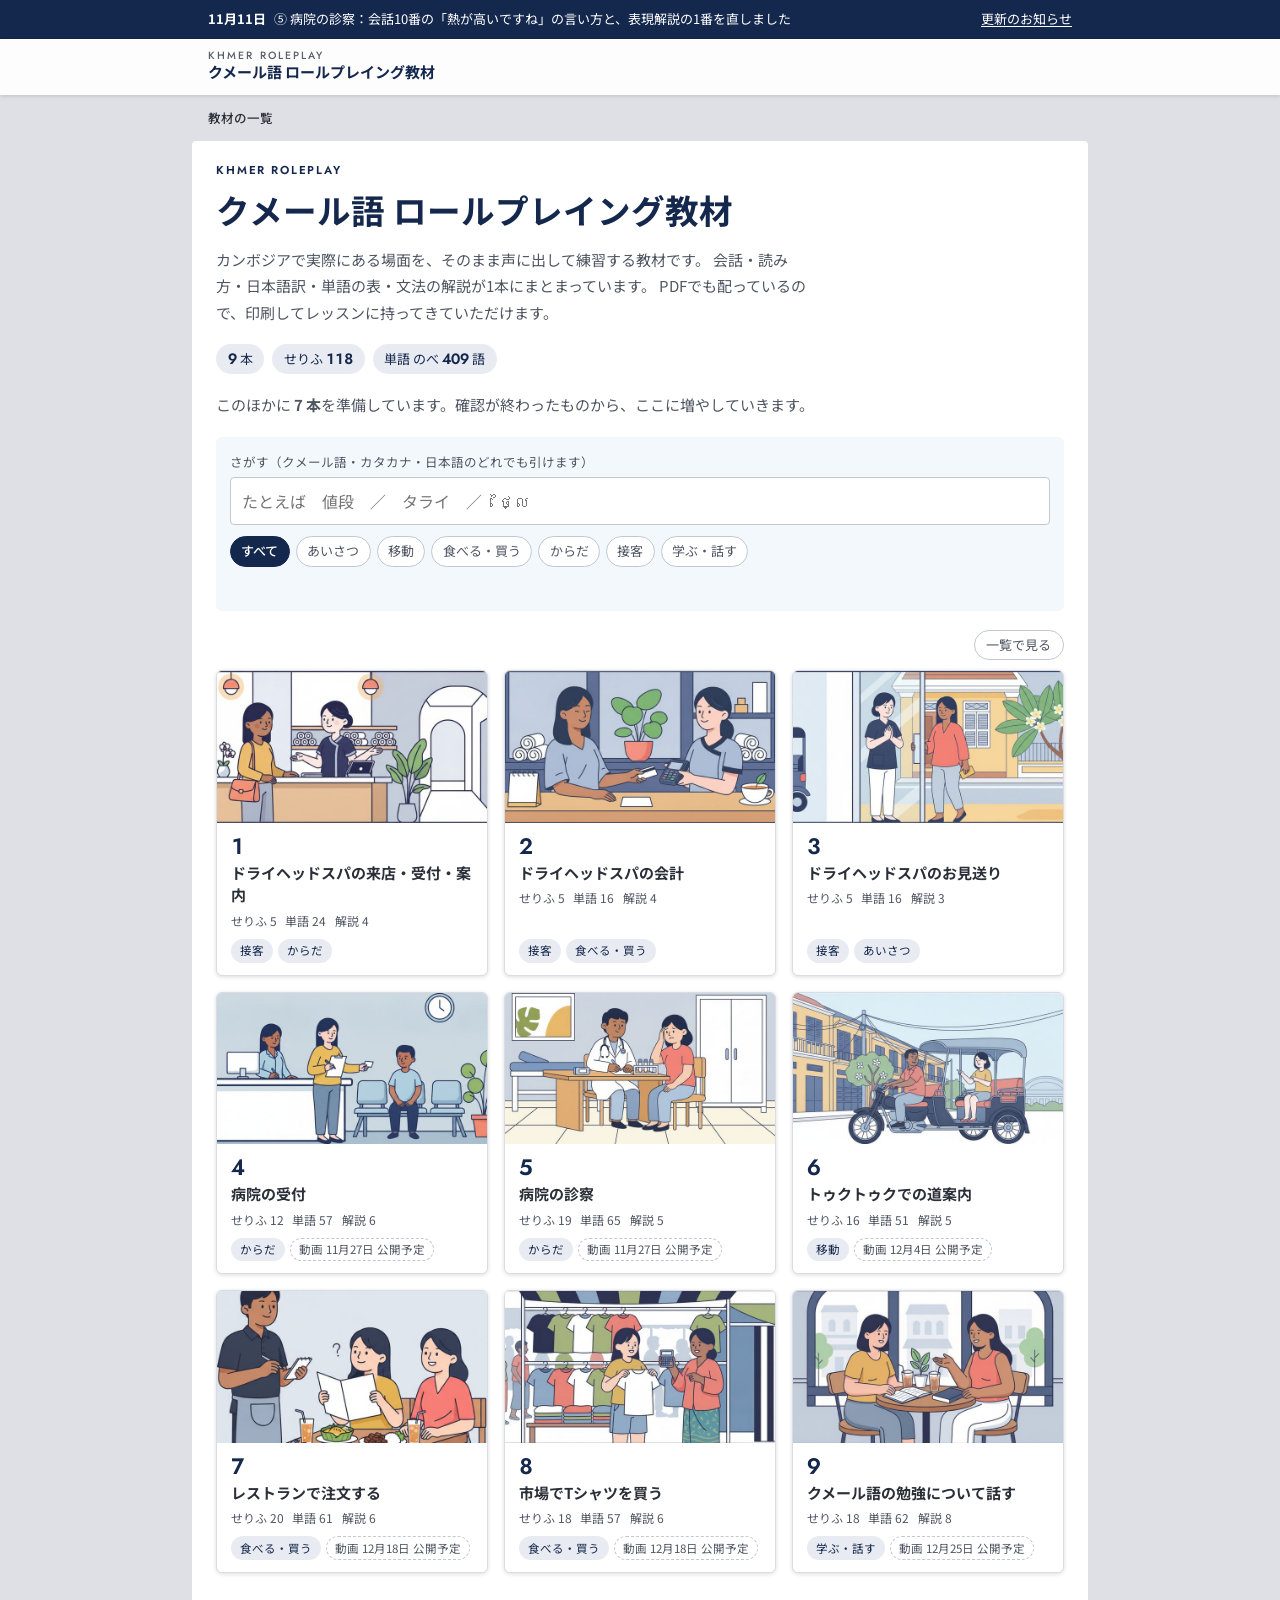
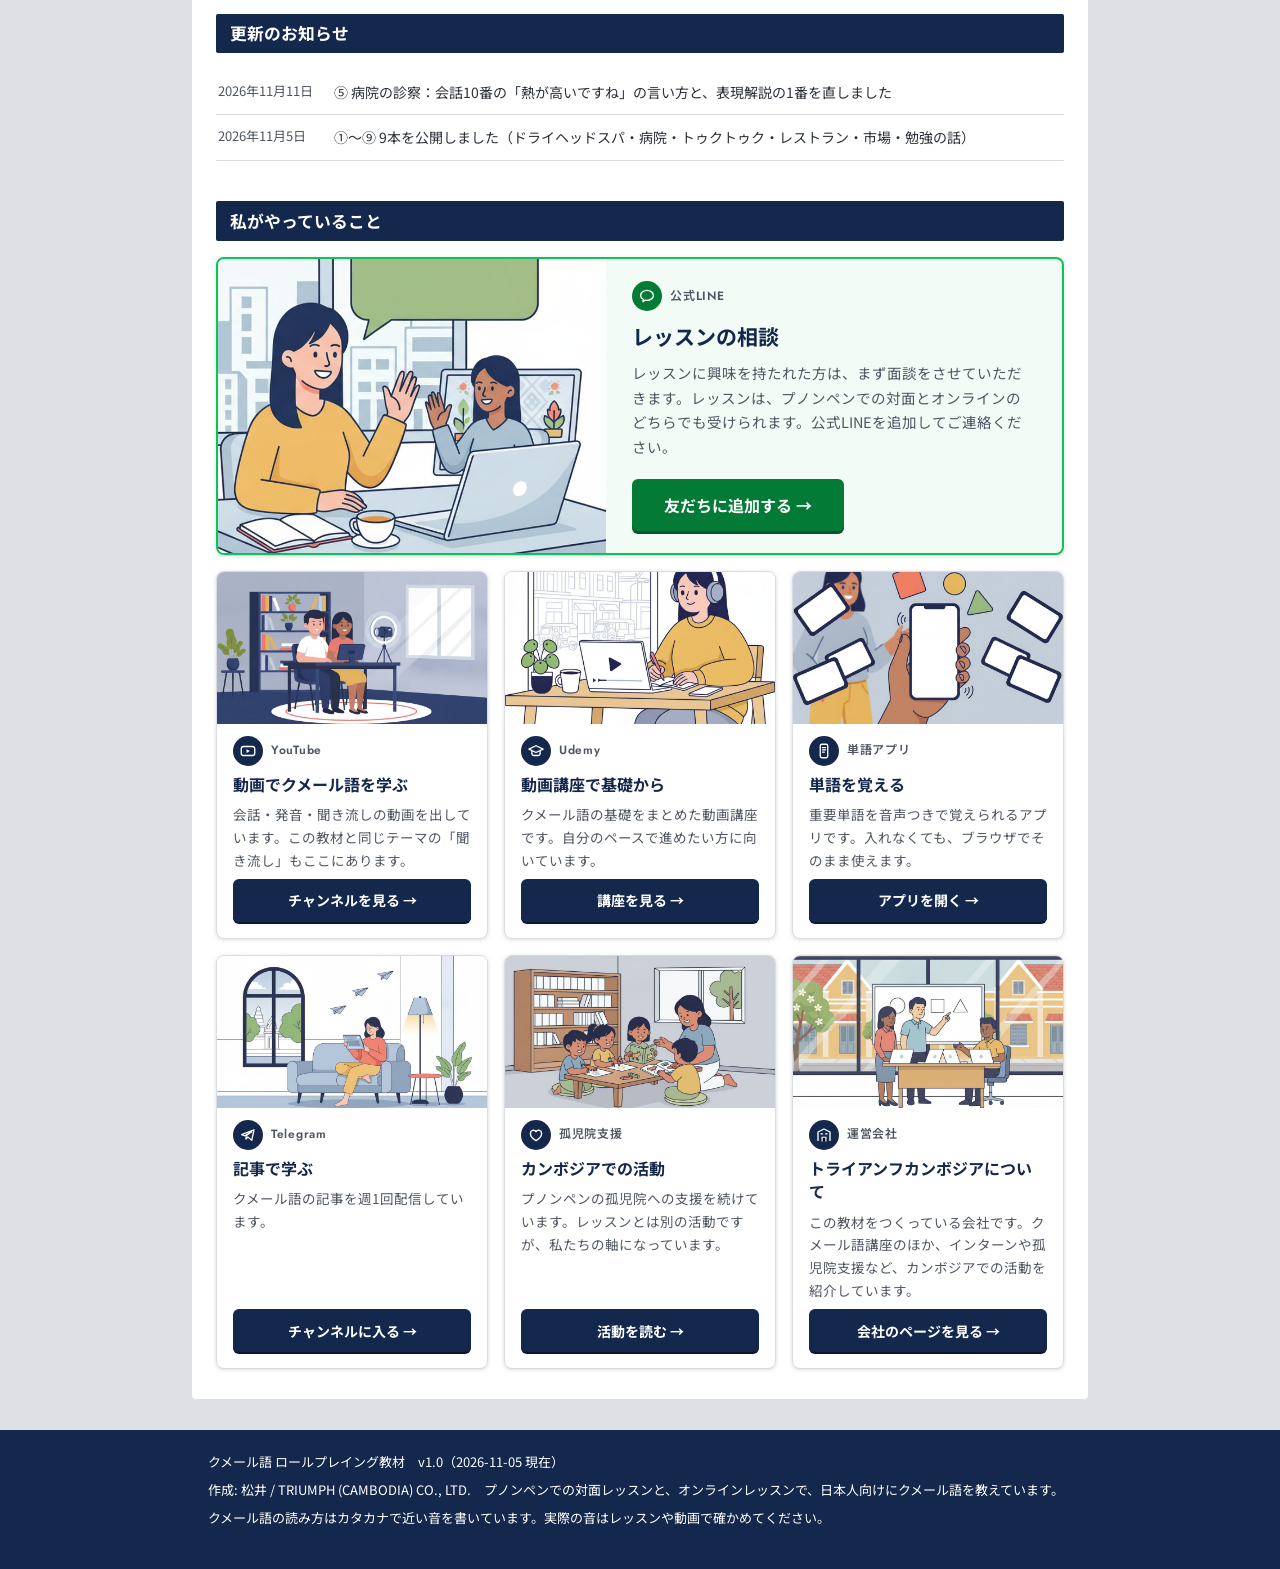
<file: index.html>
<!doctype html>
<html lang="ja">
<head>
<meta charset="utf-8">
<meta name="viewport" content="width=device-width, initial-scale=1, viewport-fit=cover">
<title>クメール語 ロールプレイング教材</title>
<meta name="description" content="カンボジアの実際の場面で使うクメール語の会話教材です。会話・読み方・日本語訳・単語・文法解説つき。PDFも配っています。">
<meta name="theme-color" content="#FDFDFD">
<meta name="color-scheme" content="only light">
<link rel="canonical" href="https://matsui-khmer.github.io/khmer-roleplay/">
<meta property="og:title" content="クメール語 ロールプレイング教材">
<meta property="og:description" content="カンボジアの実際の場面で使うクメール語の会話教材です。会話・読み方・日本語訳・単語・文法解説つき。PDFも配っています。">
<meta property="og:type" content="website">
<meta property="og:site_name" content="クメール語 ロールプレイング教材">
<link rel="manifest" href="./manifest.webmanifest">
<link rel="icon" href="./icons/icon-192.png" sizes="192x192" type="image/png">
<link rel="apple-touch-icon" href="./icons/icon-192.png">
<link rel="preconnect" href="https://fonts.googleapis.com">
<link rel="preconnect" href="https://fonts.gstatic.com" crossorigin>
<link rel="stylesheet" href="https://fonts.googleapis.com/css2?family=Noto+Sans+JP:wght@400;500;700&amp;family=Noto+Sans+Khmer:wght@400;600&amp;family=Jost:wght@500;600&amp;display=swap">
<link rel="stylesheet" href="./assets/style.css?v=d20261110b">
<script src="./assets/index.js" defer></script>
</head>
<body>
<a class="skip" href="#main">本文へ</a>
<div class="band"><div class="wrap"><b>11月11日</b><span>⑤ 病院の診察：会話10番の「熱が高いですね」の言い方と、表現解説の1番を直しました</span><a href="./#koushin">更新のお知らせ</a></div></div>
<header class="head"><div class="wrap"><a class="logo" href="./"><small>Khmer roleplay</small>クメール語 ロールプレイング教材</a></div></header>
<nav class="crumb wrap" aria-label="いまいる場所"><ol><li><span aria-current="page">教材の一覧</span></li></ol></nav>
<script type="application/ld+json">{"@context": "https://schema.org", "@type": "BreadcrumbList", "itemListElement": [{"@type": "ListItem", "position": 1, "name": "教材の一覧"}]}</script>
<main id="main" class="wrap">
<p class="eyebrow">Khmer roleplay</p>
<h1 class="display">クメール語 ロールプレイング教材</h1>
<p class="lede">カンボジアで実際にある場面を、そのまま声に出して練習する教材です。
会話・読み方・日本語訳・単語の表・文法の解説が1本にまとまっています。
PDFでも配っているので、印刷してレッスンに持ってきていただけます。</p>
<ul class="stats">
<li><b>9</b> 本</li><li>せりふ <b>118</b></li>
<li>単語 のべ <b>409</b> 語</li>
</ul>
<p class="lede">このほかに <b>7 本</b>を準備しています。確認が終わったものから、ここに増やしていきます。</p>
<div class="find">
<label for="q">さがす（クメール語・カタカナ・日本語のどれでも引けます）</label>
<input type="search" id="q" placeholder="たとえば　値段　／　タライ　／　ថ្លៃ" autocomplete="off" spellcheck="false">
<div class="tags" role="group" aria-label="場面でしぼる"><button type="button" class="tag all" data-scene="" aria-pressed="true">すべて</button><button type="button" class="tag" data-scene="あいさつ" aria-pressed="false">あいさつ</button><button type="button" class="tag" data-scene="移動" aria-pressed="false">移動</button><button type="button" class="tag" data-scene="食べる・買う" aria-pressed="false">食べる・買う</button><button type="button" class="tag" data-scene="からだ" aria-pressed="false">からだ</button><button type="button" class="tag" data-scene="接客" aria-pressed="false">接客</button><button type="button" class="tag" data-scene="学ぶ・話す" aria-pressed="false">学ぶ・話す</button></div>
<p class="found" id="found" role="status" aria-live="polite"></p>
</div>
<div class="viewrow">
<button type="button" class="sw" id="viewall" aria-pressed="false">一覧で見る</button>
</div>
<ul class="cards" id="cards">
<li class="card" id="card1"><a href="./01/"><span class="thumb"><img src="./thumbs/01.jpg" alt="" width="640" height="360" loading="lazy" decoding="async"></span><span class="cb"><span class="num"><span class="n">1</span></span><span class="ttl">ドライヘッドスパの来店・受付・案内</span><span class="meta"><span>せりふ 5</span><span>単語 24</span><span>解説 4</span></span></span></a><div class="pills"><span class="pill scene">接客</span><span class="pill scene">からだ</span></div><p class="hit" hidden></p></li>
<li class="card" id="card2"><a href="./02/"><span class="thumb"><img src="./thumbs/02.jpg" alt="" width="640" height="360" loading="lazy" decoding="async"></span><span class="cb"><span class="num"><span class="n">2</span></span><span class="ttl">ドライヘッドスパの会計</span><span class="meta"><span>せりふ 5</span><span>単語 16</span><span>解説 4</span></span></span></a><div class="pills"><span class="pill scene">接客</span><span class="pill scene">食べる・買う</span></div><p class="hit" hidden></p></li>
<li class="card" id="card3"><a href="./03/"><span class="thumb"><img src="./thumbs/03.jpg" alt="" width="640" height="360" loading="lazy" decoding="async"></span><span class="cb"><span class="num"><span class="n">3</span></span><span class="ttl">ドライヘッドスパのお見送り</span><span class="meta"><span>せりふ 5</span><span>単語 16</span><span>解説 3</span></span></span></a><div class="pills"><span class="pill scene">接客</span><span class="pill scene">あいさつ</span></div><p class="hit" hidden></p></li>
<li class="card" id="card4"><a href="./04/"><span class="thumb"><img src="./thumbs/04.jpg" alt="" width="640" height="360" loading="lazy" decoding="async"></span><span class="cb"><span class="num"><span class="n">4</span></span><span class="ttl">病院の受付</span><span class="meta"><span>せりふ 12</span><span>単語 57</span><span>解説 6</span></span></span></a><div class="pills"><span class="pill scene">からだ</span><span class="pill video soon">動画 11月27日 公開予定</span></div><p class="hit" hidden></p></li>
<li class="card" id="card5"><a href="./05/"><span class="thumb"><img src="./thumbs/05.jpg" alt="" width="640" height="360" loading="lazy" decoding="async"></span><span class="cb"><span class="num"><span class="n">5</span></span><span class="ttl">病院の診察</span><span class="meta"><span>せりふ 19</span><span>単語 65</span><span>解説 5</span></span></span></a><div class="pills"><span class="pill scene">からだ</span><span class="pill video soon">動画 11月27日 公開予定</span></div><p class="hit" hidden></p></li>
<li class="card" id="card6"><a href="./06/"><span class="thumb"><img src="./thumbs/06.jpg" alt="" width="640" height="360" loading="lazy" decoding="async"></span><span class="cb"><span class="num"><span class="n">6</span></span><span class="ttl">トゥクトゥクでの道案内</span><span class="meta"><span>せりふ 16</span><span>単語 51</span><span>解説 5</span></span></span></a><div class="pills"><span class="pill scene">移動</span><span class="pill video soon">動画 12月4日 公開予定</span></div><p class="hit" hidden></p></li>
<li class="card" id="card7"><a href="./07/"><span class="thumb"><img src="./thumbs/07.jpg" alt="" width="640" height="360" loading="lazy" decoding="async"></span><span class="cb"><span class="num"><span class="n">7</span></span><span class="ttl">レストランで注文する</span><span class="meta"><span>せりふ 20</span><span>単語 61</span><span>解説 6</span></span></span></a><div class="pills"><span class="pill scene">食べる・買う</span><span class="pill video soon">動画 12月18日 公開予定</span></div><p class="hit" hidden></p></li>
<li class="card" id="card8"><a href="./08/"><span class="thumb"><img src="./thumbs/08.jpg" alt="" width="640" height="360" loading="lazy" decoding="async"></span><span class="cb"><span class="num"><span class="n">8</span></span><span class="ttl">市場でTシャツを買う</span><span class="meta"><span>せりふ 18</span><span>単語 57</span><span>解説 6</span></span></span></a><div class="pills"><span class="pill scene">食べる・買う</span><span class="pill video soon">動画 12月18日 公開予定</span></div><p class="hit" hidden></p></li>
<li class="card" id="card9"><a href="./09/"><span class="thumb"><img src="./thumbs/09.jpg" alt="" width="640" height="360" loading="lazy" decoding="async"></span><span class="cb"><span class="num"><span class="n">9</span></span><span class="ttl">クメール語の勉強について話す</span><span class="meta"><span>せりふ 18</span><span>単語 62</span><span>解説 8</span></span></span></a><div class="pills"><span class="pill scene">学ぶ・話す</span><span class="pill video soon">動画 12月25日 公開予定</span></div><p class="hit" hidden></p></li>
</ul>

<h2 class="display" id="koushin">更新のお知らせ</h2>
<ul class="log">
<li><time datetime="2026-11-11">2026年11月11日</time><span>⑤ 病院の診察：会話10番の「熱が高いですね」の言い方と、表現解説の1番を直しました</span></li>
<li><time datetime="2026-11-05">2026年11月5日</time><span>①〜⑨ 9本を公開しました（ドライヘッドスパ・病院・トゥクトゥク・レストラン・市場・勉強の話）</span></li>
</ul>

<h2 class="display" id="service">私がやっていること</h2>
<ul class="svc">
<li class="line"><a class="sv" href="https://matsui-khmer.github.io/khmer-word-app/line/?src=kyozai" target="_blank" rel="noopener" aria-label="公式LINE：レッスンの相談（友だちに追加する）"><span class="pic"><img src="./svc/line.jpg" alt="" width="640" height="360" loading="lazy" decoding="async"></span><div class="sb"><span class="top"><span class="ic" aria-hidden="true"><svg viewBox="0 0 24 24"><path d="M12 4.5c-4.7 0-8.5 3-8.5 6.7 0 2.2 1.4 4.2 3.6 5.4l-.6 3 3.3-2c.7.2 1.4.2 2.2.2 4.7 0 8.5-3 8.5-6.6S16.7 4.5 12 4.5z" fill="none" stroke="currentColor" stroke-width="1.8" stroke-linejoin="round"/></svg></span><span class="who">公式LINE</span></span><h3>レッスンの相談</h3><span class="tx">レッスンに興味を持たれた方は、まず面談をさせていただきます。レッスンは、プノンペンでの対面とオンラインのどちらでも受けられます。公式LINEを追加してご連絡ください。</span><span class="go" aria-hidden="true">友だちに追加する →</span></div></a></li>
<li><a class="sv" href="https://www.youtube.com/@cambodia_shibu" target="_blank" rel="noopener" aria-label="YouTube：動画でクメール語を学ぶ（チャンネルを見る）"><span class="pic"><img src="./svc/youtube.jpg" alt="" width="640" height="360" loading="lazy" decoding="async"></span><div class="sb"><span class="top"><span class="ic" aria-hidden="true"><svg viewBox="0 0 24 24"><rect x="3" y="6" width="18" height="12" rx="3" fill="none" stroke="currentColor" stroke-width="1.8"/><path d="M10 9.5v5l4.5-2.5z" fill="currentColor"/></svg></span><span class="who">YouTube</span></span><h3>動画でクメール語を学ぶ</h3><span class="tx">会話・発音・聞き流しの動画を出しています。この教材と同じテーマの「聞き流し」もここにあります。</span><span class="go" aria-hidden="true">チャンネルを見る →</span></div></a></li>
<li><a class="sv" href="https://www.udemy.com/course/khmerstudy/?referralCode=788FF72832C6695A9B30" target="_blank" rel="noopener" aria-label="Udemy：動画講座で基礎から（講座を見る）"><span class="pic"><img src="./svc/udemy.jpg" alt="" width="640" height="360" loading="lazy" decoding="async"></span><div class="sb"><span class="top"><span class="ic" aria-hidden="true"><svg viewBox="0 0 24 24"><path d="M2.5 9.5 12 5l9.5 4.5L12 14z" fill="none" stroke="currentColor" stroke-width="1.8" stroke-linejoin="round"/><path d="M6.5 11.5v4c0 1.3 2.5 2.5 5.5 2.5s5.5-1.2 5.5-2.5v-4" fill="none" stroke="currentColor" stroke-width="1.8"/></svg></span><span class="who">Udemy</span></span><h3>動画講座で基礎から</h3><span class="tx">クメール語の基礎をまとめた動画講座です。自分のペースで進めたい方に向いています。</span><span class="go" aria-hidden="true">講座を見る →</span></div></a></li>
<li><a class="sv" href="https://matsui-khmer.github.io/khmer-word-app/" target="_blank" rel="noopener" aria-label="単語アプリ：単語を覚える（アプリを開く）"><span class="pic"><img src="./svc/app.jpg" alt="" width="640" height="360" loading="lazy" decoding="async"></span><div class="sb"><span class="top"><span class="ic" aria-hidden="true"><svg viewBox="0 0 24 24"><rect x="7" y="3" width="10" height="18" rx="2.2" fill="none" stroke="currentColor" stroke-width="1.8"/><path d="M10 7.5h4M10 10.5h4M10 13.5h2.5" stroke="currentColor" stroke-width="1.6" stroke-linecap="round"/></svg></span><span class="who">単語アプリ</span></span><h3>単語を覚える</h3><span class="tx">重要単語を音声つきで覚えられるアプリです。入れなくても、ブラウザでそのまま使えます。</span><span class="go" aria-hidden="true">アプリを開く →</span></div></a></li>
<li><a class="sv" href="https://t.me/khmerstudywithme" target="_blank" rel="noopener" aria-label="Telegram：記事で学ぶ（チャンネルに入る）"><span class="pic"><img src="./svc/telegram.jpg" alt="" width="640" height="360" loading="lazy" decoding="async"></span><div class="sb"><span class="top"><span class="ic" aria-hidden="true"><svg viewBox="0 0 24 24"><path d="M3.5 11.5 20 5l-3 14-5.2-4.3-2.6 2.6.3-4.2L17 7.5 7.5 13z" fill="none" stroke="currentColor" stroke-width="1.7" stroke-linejoin="round"/></svg></span><span class="who">Telegram</span></span><h3>記事で学ぶ</h3><span class="tx">クメール語の記事を週1回配信しています。</span><span class="go" aria-hidden="true">チャンネルに入る →</span></div></a></li>
<li><a class="sv" href="https://triumph.jp/community/category/cambodia/" target="_blank" rel="noopener" aria-label="孤児院支援：カンボジアでの活動（活動を読む）"><span class="pic"><img src="./svc/orphanage.jpg" alt="" width="640" height="360" loading="lazy" decoding="async"></span><div class="sb"><span class="top"><span class="ic" aria-hidden="true"><svg viewBox="0 0 24 24"><path d="M12 19.5s-7.5-4.4-7.5-9.6A4.1 4.1 0 0 1 12 7.6a4.1 4.1 0 0 1 7.5 2.3c0 5.2-7.5 9.6-7.5 9.6z" fill="none" stroke="currentColor" stroke-width="1.8" stroke-linejoin="round"/></svg></span><span class="who">孤児院支援</span></span><h3>カンボジアでの活動</h3><span class="tx">プノンペンの孤児院への支援を続けています。レッスンとは別の活動ですが、私たちの軸になっています。</span><span class="go" aria-hidden="true">活動を読む →</span></div></a></li>
<li><a class="sv" href="https://www.triumph.jp/cambodia/" target="_blank" rel="noopener" aria-label="運営会社：トライアンフカンボジアについて（会社のページを見る）"><span class="pic"><img src="./svc/company.jpg" alt="" width="640" height="360" loading="lazy" decoding="async"></span><div class="sb"><span class="top"><span class="ic" aria-hidden="true"><svg viewBox="0 0 24 24"><path d="M4 20V8l8-4 8 4v12" fill="none" stroke="currentColor" stroke-width="1.8" stroke-linejoin="round"/><path d="M9.5 20v-5h5v5M8 10.5h2M14 10.5h2" stroke="currentColor" stroke-width="1.6" stroke-linecap="round"/></svg></span><span class="who">運営会社</span></span><h3>トライアンフカンボジアについて</h3><span class="tx">この教材をつくっている会社です。クメール語講座のほか、インターンや孤児院支援など、カンボジアでの活動を紹介しています。</span><span class="go" aria-hidden="true">会社のページを見る →</span></div></a></li>
</ul>

<div class="a2hs" id="a2hs">
<b aria-hidden="true">＋</b>
<span>ホーム画面に追加すると、電波の悪いところでも読めます。</span>
<button type="button" class="sw">追加する</button>
</div>
</main>
<footer class="foot"><div class="wrap">
<p>クメール語 ロールプレイング教材　v1.0（2026-11-05 現在）</p>
<p>作成: 松井 / TRIUMPH (CAMBODIA) CO., LTD.　プノンペンでの対面レッスンと、オンラインレッスンで、日本人向けにクメール語を教えています。</p>
<p>クメール語の読み方はカタカナで近い音を書いています。実際の音はレッスンや動画で確かめてください。</p>
</div></footer>
<script>window.BASE="/khmer-roleplay/";</script>
<script src="./assets/app.js?v=d20261110b" defer></script>
</body>
</html>
</file>
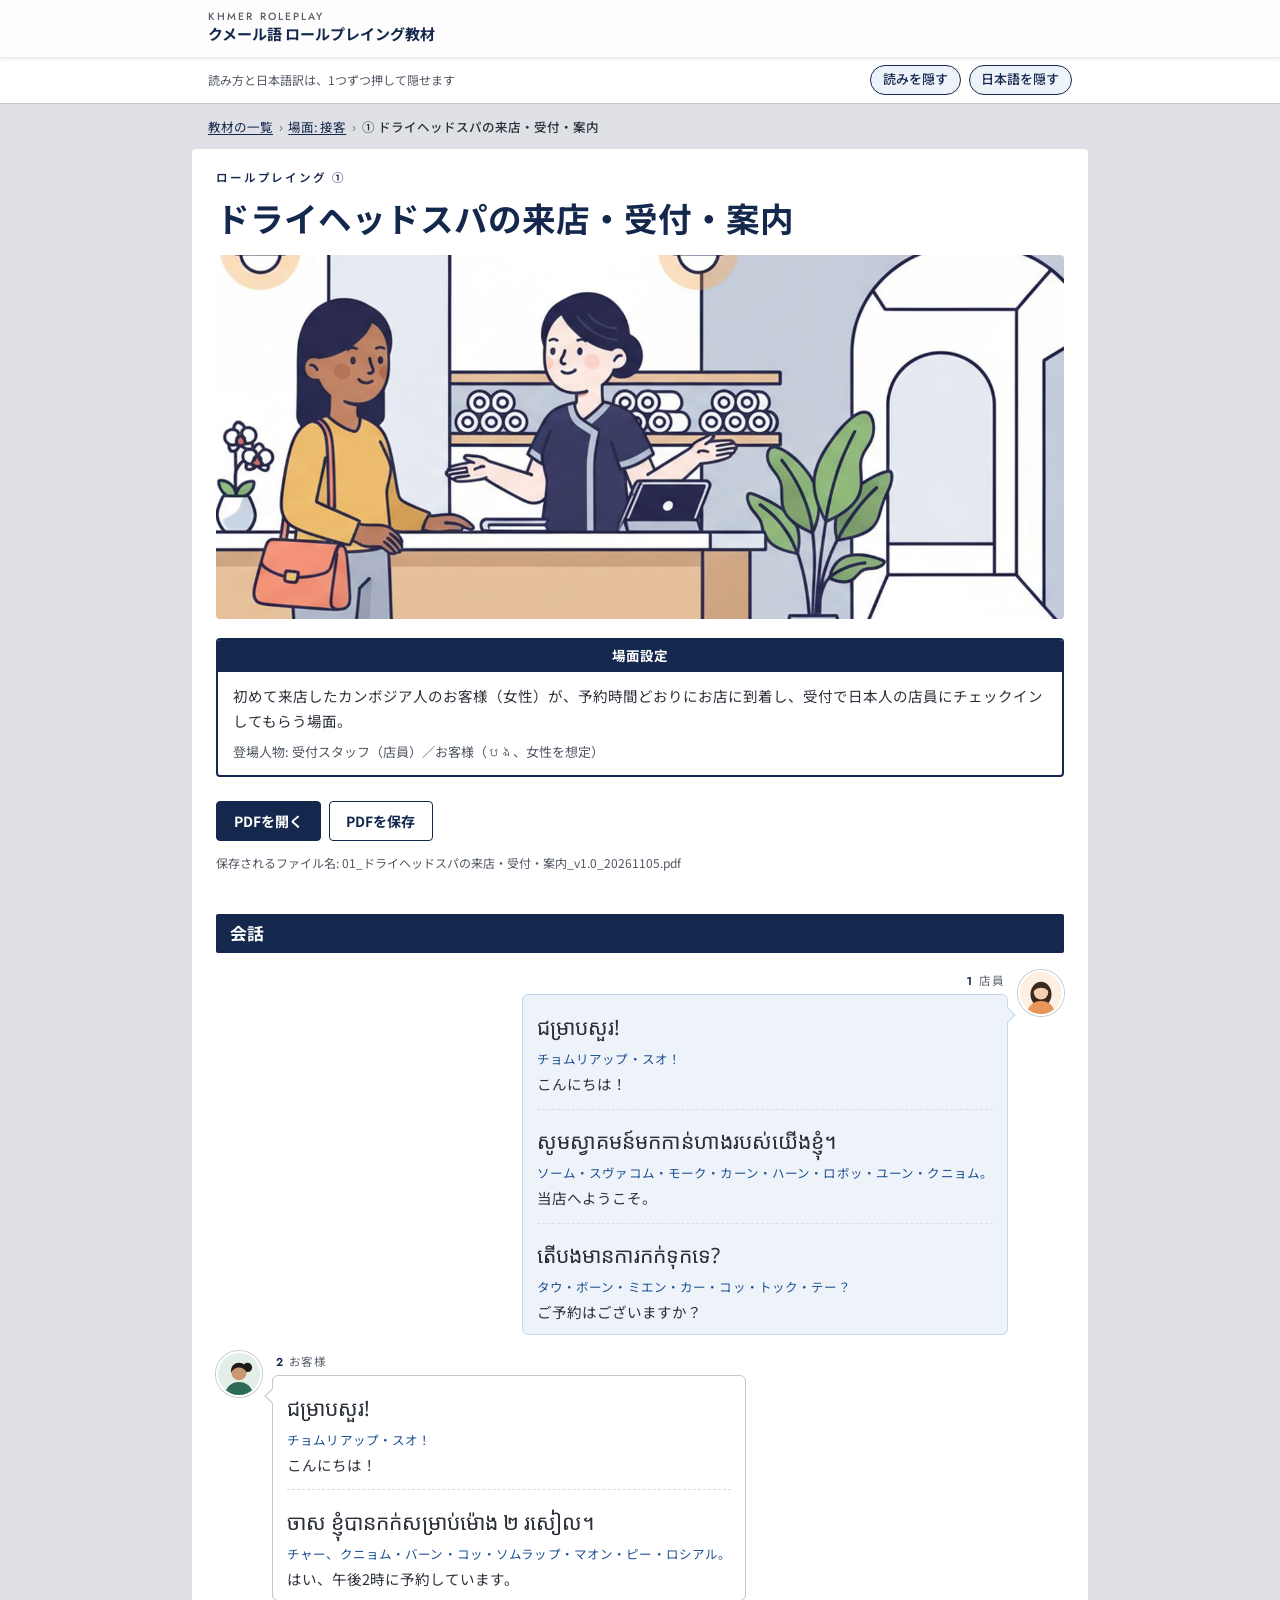
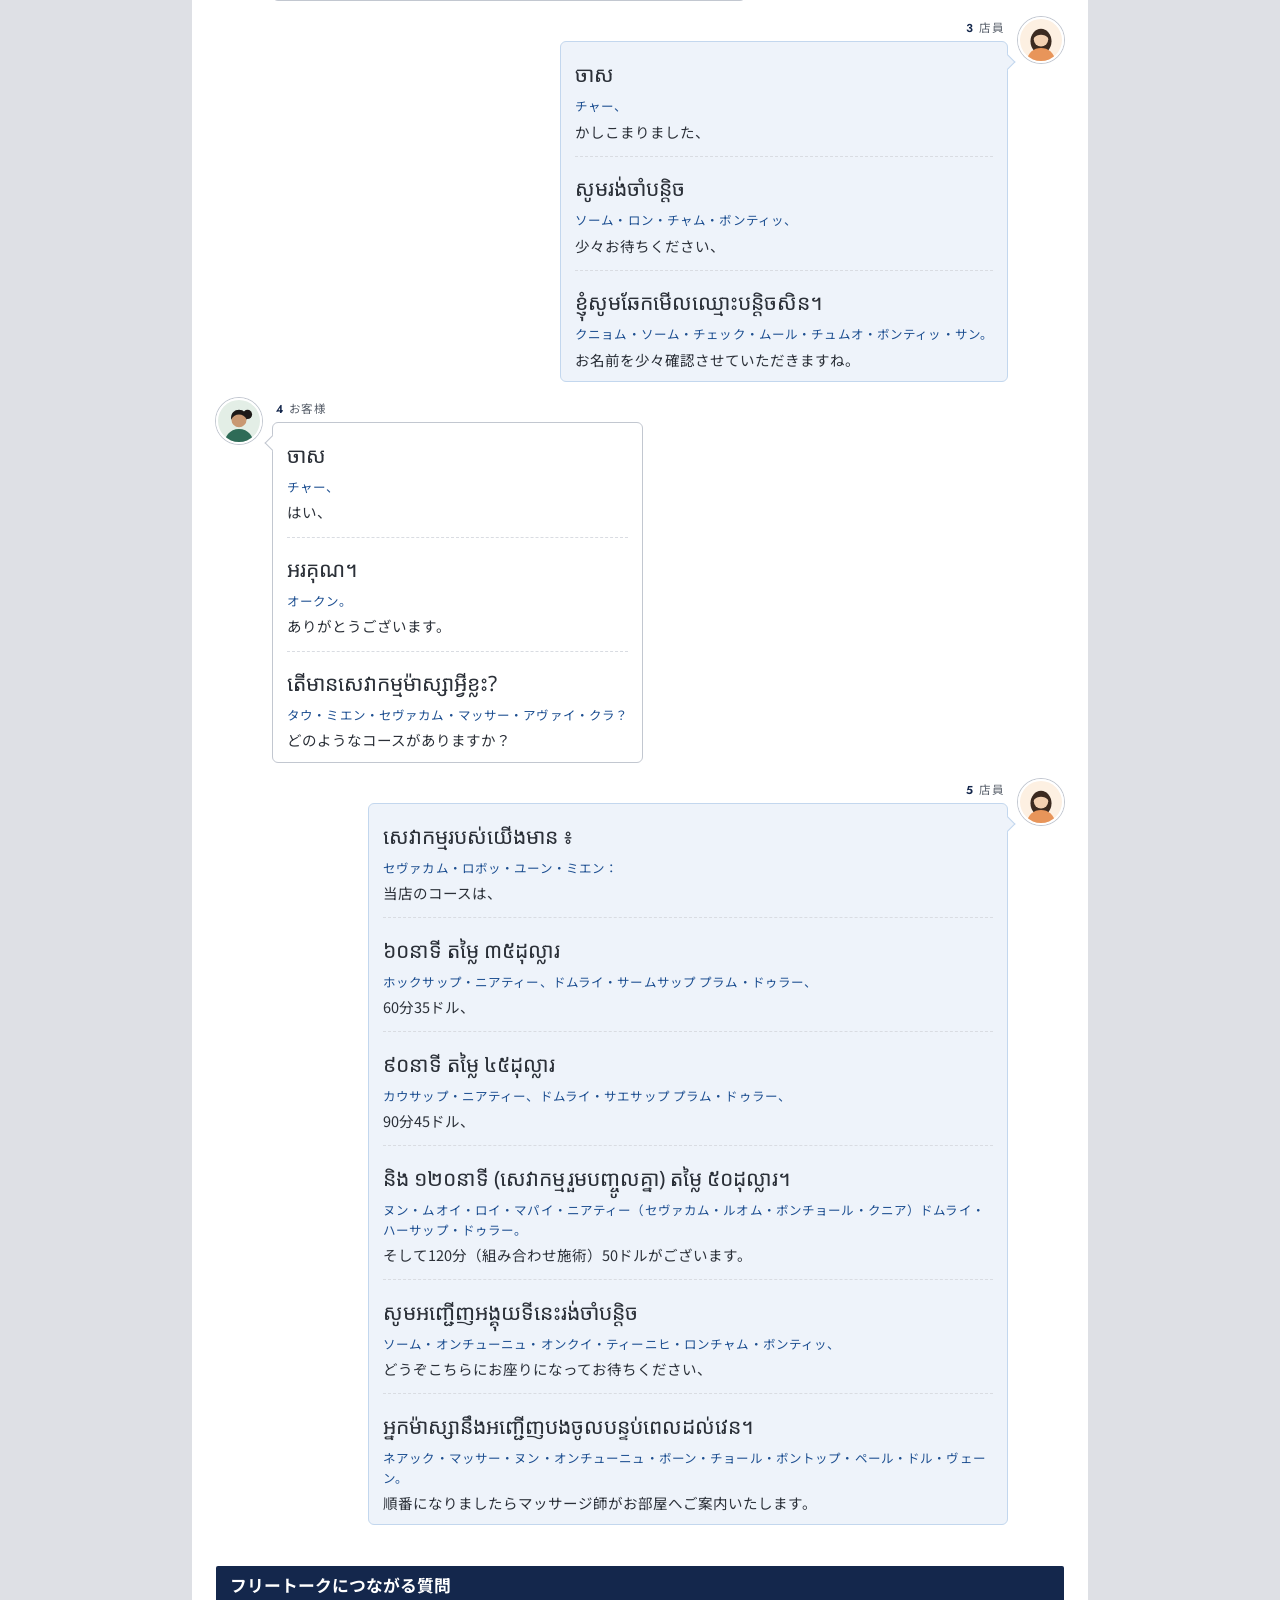
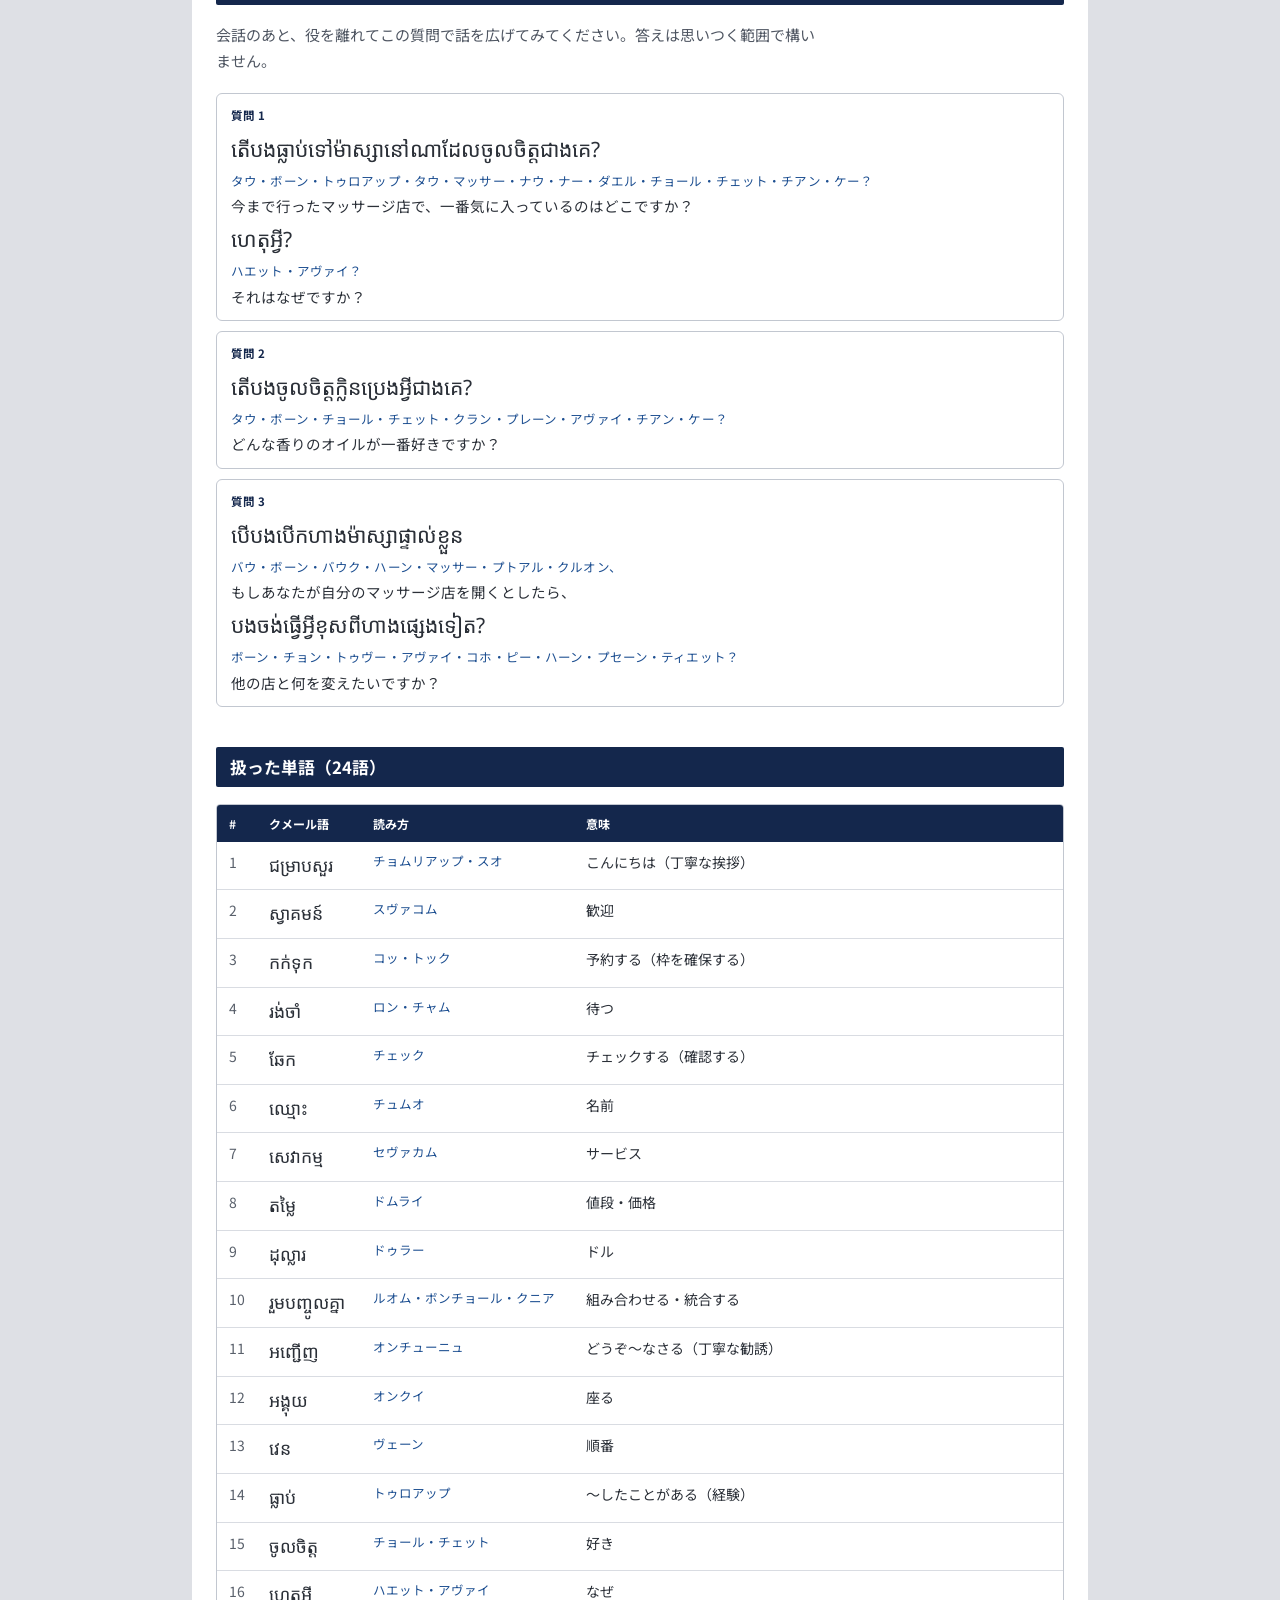
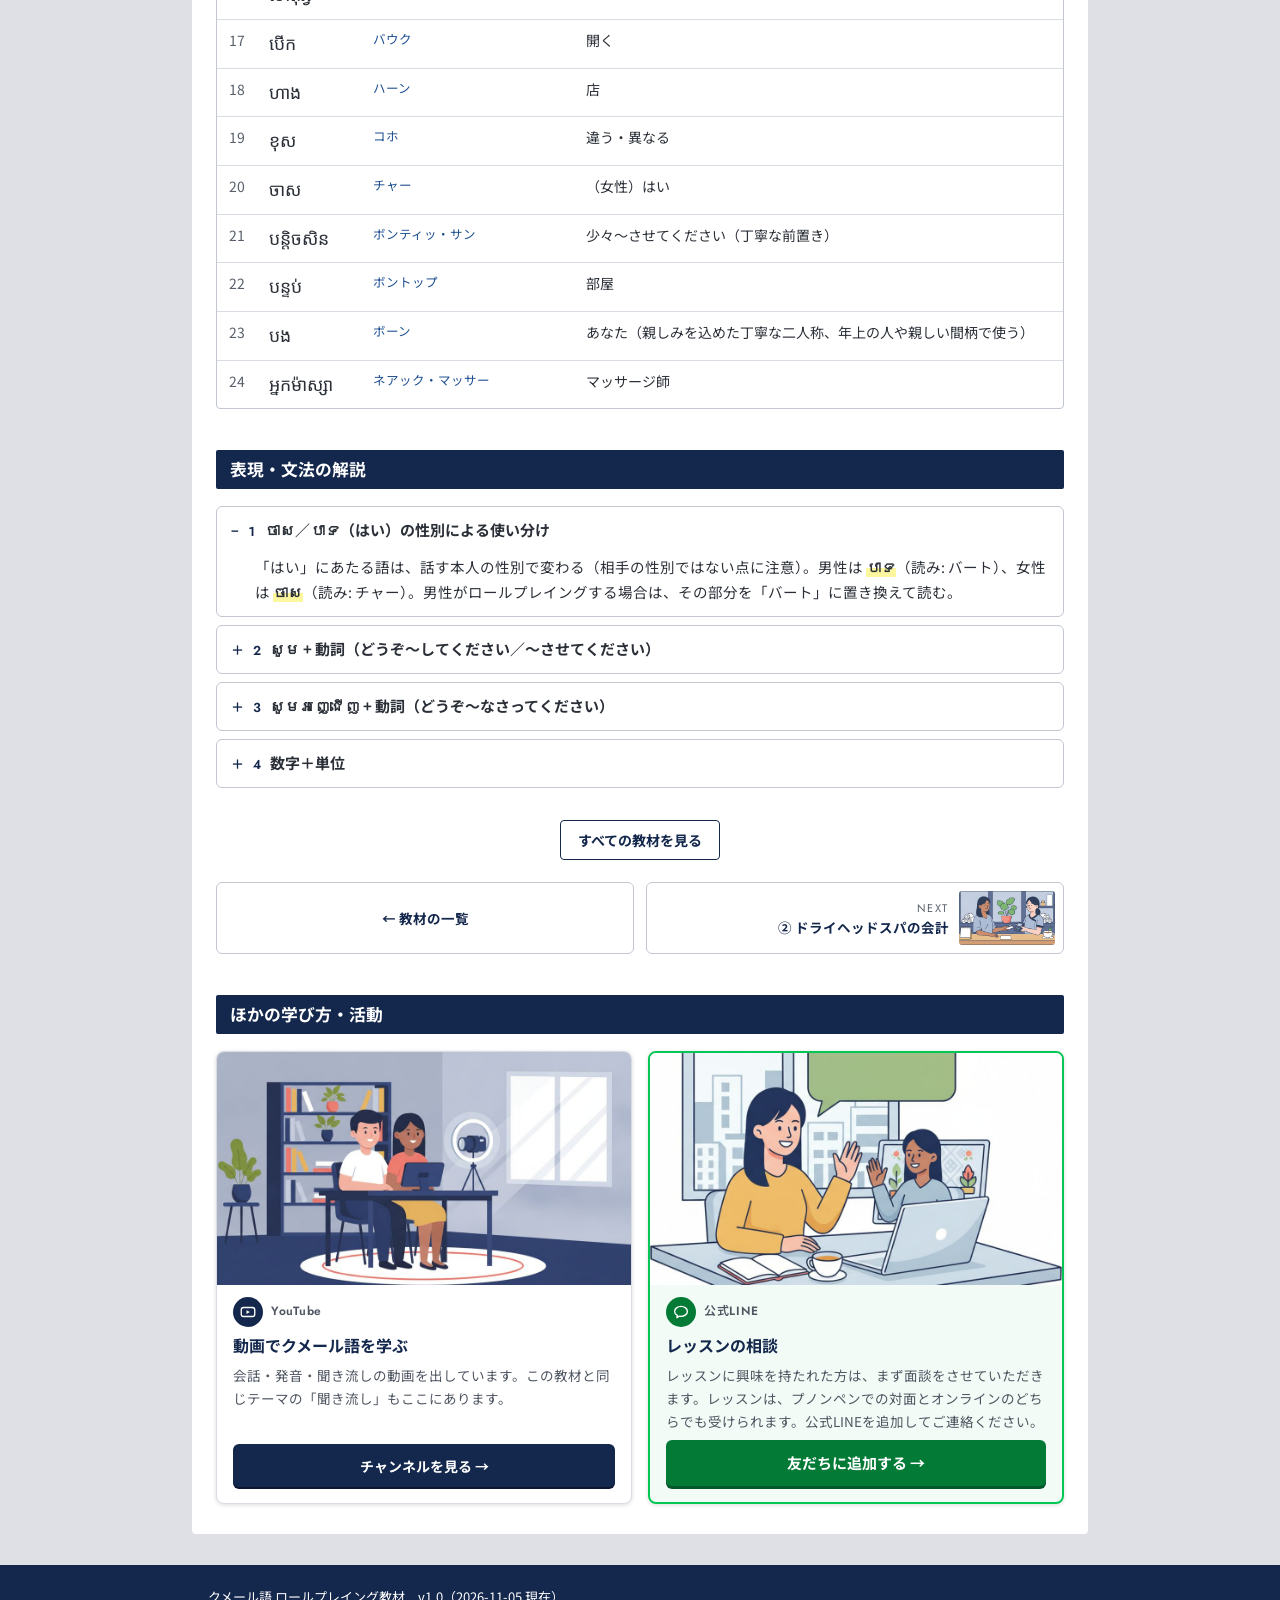
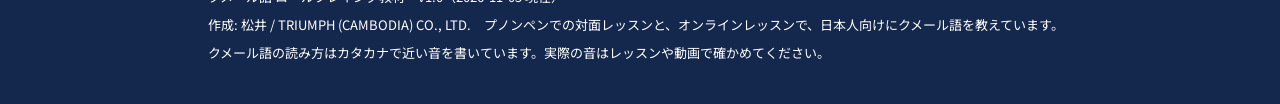
<file: 01/index.html>
<!doctype html>
<html lang="ja">
<head>
<meta charset="utf-8">
<meta name="viewport" content="width=device-width, initial-scale=1, viewport-fit=cover">
<title>ドライヘッドスパの来店・受付・案内｜クメール語 ロールプレイング教材</title>
<meta name="description" content="ドライヘッドスパの来店・受付・案内。クメール語の会話・読み方・日本語訳・単語24語・文法解説。PDFつき。">
<meta name="theme-color" content="#FDFDFD">
<meta name="color-scheme" content="only light">
<link rel="canonical" href="https://matsui-khmer.github.io/khmer-roleplay/01/">
<meta property="og:title" content="ドライヘッドスパの来店・受付・案内｜クメール語 ロールプレイング教材">
<meta property="og:description" content="ドライヘッドスパの来店・受付・案内。クメール語の会話・読み方・日本語訳・単語24語・文法解説。PDFつき。">
<meta property="og:type" content="website">
<meta property="og:site_name" content="クメール語 ロールプレイング教材">
<link rel="manifest" href="../manifest.webmanifest">
<link rel="icon" href="../icons/icon-192.png" sizes="192x192" type="image/png">
<link rel="apple-touch-icon" href="../icons/icon-192.png">
<link rel="preconnect" href="https://fonts.googleapis.com">
<link rel="preconnect" href="https://fonts.gstatic.com" crossorigin>
<link rel="stylesheet" href="https://fonts.googleapis.com/css2?family=Noto+Sans+JP:wght@400;500;700&amp;family=Noto+Sans+Khmer:wght@400;600&amp;family=Jost:wght@500;600&amp;display=swap">
<link rel="stylesheet" href="../assets/style.css?v=d20261110b">
</head>
<body>
<a class="skip" href="#main">本文へ</a>
<header class="head"><div class="wrap"><a class="logo" href="../"><small>Khmer roleplay</small>クメール語 ロールプレイング教材</a></div></header>
<div class="bar"><div class="wrap">
<span class="lbl">読み方と日本語訳は、1つずつ押して隠せます</span>
<button type="button" class="sw" data-all="yomi" aria-pressed="true">読みを隠す</button>
<button type="button" class="sw" data-all="ja" aria-pressed="true">日本語を隠す</button>
</div></div>
<nav class="crumb wrap" aria-label="いまいる場所"><ol><li><a href="../">教材の一覧</a></li><li><a href="../?ba=%E6%8E%A5%E5%AE%A2">場面: 接客</a></li><li><span aria-current="page">① ドライヘッドスパの来店・受付・案内</span></li></ol></nav>
<script type="application/ld+json">{"@context": "https://schema.org", "@type": "BreadcrumbList", "itemListElement": [{"@type": "ListItem", "position": 1, "name": "教材の一覧", "item": "https://matsui-khmer.github.io/khmer-roleplay/"}, {"@type": "ListItem", "position": 2, "name": "場面: 接客", "item": "https://matsui-khmer.github.io/khmer-roleplay/?ba=%E6%8E%A5%E5%AE%A2"}, {"@type": "ListItem", "position": 3, "name": "① ドライヘッドスパの来店・受付・案内"}]}</script>
<main id="main" class="wrap">
<p class="eyebrow">ロールプレイング ①</p>
<h1 class="display">ドライヘッドスパの来店・受付・案内</h1>
<p class="hero"><img src="../thumbs/01-l.jpg" alt="" width="1280" height="720" decoding="async"></p>
<div class="setting">
<p class="cap">場面設定</p>
<div class="in">
<p>初めて来店したカンボジア人のお客様（女性）が、予約時間どおりにお店に到着し、受付で日本人の店員にチェックインしてもらう場面。</p>
<p class="cast">登場人物: 受付スタッフ（店員）／お客様（បង、女性を想定）</p>
</div>
</div>

<div class="files">
<a class="btn solid" href="../pdf/01_ドライヘッドスパの来店・受付・案内_v1.0_20261105.pdf" target="_blank" rel="noopener">PDFを開く</a>
<a class="btn" href="../pdf/01_ドライヘッドスパの来店・受付・案内_v1.0_20261105.pdf" download="01_ドライヘッドスパの来店・受付・案内_v1.0_20261105.pdf">PDFを保存</a>
</div>
<p class="fname">保存されるファイル名: 01_ドライヘッドスパの来店・受付・案内_v1.0_20261105.pdf</p>

<h2 class="display">会話</h2>
<ul class="talk">
<li class="turn me"><span class="av" aria-hidden="true"><svg viewBox="0 0 64 64" aria-hidden="true"><rect width="64" height="64" fill="#FDF0E2"/><ellipse cx="32" cy="34" rx="16" ry="19" fill="#3B2A20"/><path d="M10 64c2-13 11-20 22-20s20 7 22 20z" fill="#E8955A"/><circle cx="32" cy="31" r="11" fill="#F3D1B2"/><path d="M20 30c0-9 5-14 12-14s12 5 12 14c-4-5-8-6-12-6s-8 1-12 6z" fill="#3B2A20"/></svg></span><div class="tb"><p class="who"><span class="no" aria-hidden="true">1</span>店員</p><div class="bub"><div class="ln"><p class="km" lang="km">ជម្រាបសួរ!</p><button type="button" class="peel yomi" aria-pressed="true"><span class="txt">チョムリアップ・スオ！</span><span class="veil">読みを出す</span></button><button type="button" class="peel ja" aria-pressed="true"><span class="txt">こんにちは！</span><span class="veil">日本語を出す</span></button></div><div class="ln"><p class="km" lang="km">សូមស្វាគមន៍មកកាន់ហាងរបស់យើងខ្ញុំ។</p><button type="button" class="peel yomi" aria-pressed="true"><span class="txt">ソーム・スヴァコム・モーク・カーン・ハーン・ロボッ・ユーン・クニョム。</span><span class="veil">読みを出す</span></button><button type="button" class="peel ja" aria-pressed="true"><span class="txt">当店へようこそ。</span><span class="veil">日本語を出す</span></button></div><div class="ln"><p class="km" lang="km">តើបងមានការកក់ទុកទេ?</p><button type="button" class="peel yomi" aria-pressed="true"><span class="txt">タウ・ボーン・ミエン・カー・コッ・トック・テー？</span><span class="veil">読みを出す</span></button><button type="button" class="peel ja" aria-pressed="true"><span class="txt">ご予約はございますか？</span><span class="veil">日本語を出す</span></button></div></div></div></li>
<li class="turn"><span class="av" aria-hidden="true"><svg viewBox="0 0 64 64" aria-hidden="true"><rect width="64" height="64" fill="#E3EEE6"/><circle cx="45" cy="22" r="7" fill="#1E1A18"/><path d="M10 64c2-13 11-20 22-20s20 7 22 20z" fill="#2E6B57"/><circle cx="32" cy="30" r="11.5" fill="#C99872"/><path d="M20 30c-1-10 5-15 12-15s13 5 12 15c-3-6-7-8-12-8s-9 2-12 8z" fill="#1E1A18"/></svg></span><div class="tb"><p class="who"><span class="no" aria-hidden="true">2</span>お客様</p><div class="bub"><div class="ln"><p class="km" lang="km">ជម្រាបសួរ!</p><button type="button" class="peel yomi" aria-pressed="true"><span class="txt">チョムリアップ・スオ！</span><span class="veil">読みを出す</span></button><button type="button" class="peel ja" aria-pressed="true"><span class="txt">こんにちは！</span><span class="veil">日本語を出す</span></button></div><div class="ln"><p class="km" lang="km">ចាស ខ្ញុំបានកក់សម្រាប់ម៉ោង ២ រសៀល។</p><button type="button" class="peel yomi" aria-pressed="true"><span class="txt">チャー、クニョム・バーン・コッ・ソムラップ・マオン・ピー・ロシアル。</span><span class="veil">読みを出す</span></button><button type="button" class="peel ja" aria-pressed="true"><span class="txt">はい、午後2時に予約しています。</span><span class="veil">日本語を出す</span></button></div></div></div></li>
<li class="turn me"><span class="av" aria-hidden="true"><svg viewBox="0 0 64 64" aria-hidden="true"><rect width="64" height="64" fill="#FDF0E2"/><ellipse cx="32" cy="34" rx="16" ry="19" fill="#3B2A20"/><path d="M10 64c2-13 11-20 22-20s20 7 22 20z" fill="#E8955A"/><circle cx="32" cy="31" r="11" fill="#F3D1B2"/><path d="M20 30c0-9 5-14 12-14s12 5 12 14c-4-5-8-6-12-6s-8 1-12 6z" fill="#3B2A20"/></svg></span><div class="tb"><p class="who"><span class="no" aria-hidden="true">3</span>店員</p><div class="bub"><div class="ln"><p class="km" lang="km">ចាស</p><button type="button" class="peel yomi" aria-pressed="true"><span class="txt">チャー、</span><span class="veil">読みを出す</span></button><button type="button" class="peel ja" aria-pressed="true"><span class="txt">かしこまりました、</span><span class="veil">日本語を出す</span></button></div><div class="ln"><p class="km" lang="km">សូមរង់ចាំបន្តិច</p><button type="button" class="peel yomi" aria-pressed="true"><span class="txt">ソーム・ロン・チャム・ボンティッ、</span><span class="veil">読みを出す</span></button><button type="button" class="peel ja" aria-pressed="true"><span class="txt">少々お待ちください、</span><span class="veil">日本語を出す</span></button></div><div class="ln"><p class="km" lang="km">ខ្ញុំសូមឆែកមើលឈ្មោះបន្តិចសិន។</p><button type="button" class="peel yomi" aria-pressed="true"><span class="txt">クニョム・ソーム・チェック・ムール・チュムオ・ボンティッ・サン。</span><span class="veil">読みを出す</span></button><button type="button" class="peel ja" aria-pressed="true"><span class="txt">お名前を少々確認させていただきますね。</span><span class="veil">日本語を出す</span></button></div></div></div></li>
<li class="turn"><span class="av" aria-hidden="true"><svg viewBox="0 0 64 64" aria-hidden="true"><rect width="64" height="64" fill="#E3EEE6"/><circle cx="45" cy="22" r="7" fill="#1E1A18"/><path d="M10 64c2-13 11-20 22-20s20 7 22 20z" fill="#2E6B57"/><circle cx="32" cy="30" r="11.5" fill="#C99872"/><path d="M20 30c-1-10 5-15 12-15s13 5 12 15c-3-6-7-8-12-8s-9 2-12 8z" fill="#1E1A18"/></svg></span><div class="tb"><p class="who"><span class="no" aria-hidden="true">4</span>お客様</p><div class="bub"><div class="ln"><p class="km" lang="km">ចាស</p><button type="button" class="peel yomi" aria-pressed="true"><span class="txt">チャー、</span><span class="veil">読みを出す</span></button><button type="button" class="peel ja" aria-pressed="true"><span class="txt">はい、</span><span class="veil">日本語を出す</span></button></div><div class="ln"><p class="km" lang="km">អរគុណ។</p><button type="button" class="peel yomi" aria-pressed="true"><span class="txt">オークン。</span><span class="veil">読みを出す</span></button><button type="button" class="peel ja" aria-pressed="true"><span class="txt">ありがとうございます。</span><span class="veil">日本語を出す</span></button></div><div class="ln"><p class="km" lang="km">តើមានសេវាកម្មម៉ាស្សាអ្វីខ្លះ?</p><button type="button" class="peel yomi" aria-pressed="true"><span class="txt">タウ・ミエン・セヴァカム・マッサー・アヴァイ・クラ？</span><span class="veil">読みを出す</span></button><button type="button" class="peel ja" aria-pressed="true"><span class="txt">どのようなコースがありますか？</span><span class="veil">日本語を出す</span></button></div></div></div></li>
<li class="turn me"><span class="av" aria-hidden="true"><svg viewBox="0 0 64 64" aria-hidden="true"><rect width="64" height="64" fill="#FDF0E2"/><ellipse cx="32" cy="34" rx="16" ry="19" fill="#3B2A20"/><path d="M10 64c2-13 11-20 22-20s20 7 22 20z" fill="#E8955A"/><circle cx="32" cy="31" r="11" fill="#F3D1B2"/><path d="M20 30c0-9 5-14 12-14s12 5 12 14c-4-5-8-6-12-6s-8 1-12 6z" fill="#3B2A20"/></svg></span><div class="tb"><p class="who"><span class="no" aria-hidden="true">5</span>店員</p><div class="bub"><div class="ln"><p class="km" lang="km">សេវាកម្មរបស់យើងមាន ៖</p><button type="button" class="peel yomi" aria-pressed="true"><span class="txt">セヴァカム・ロボッ・ユーン・ミエン：</span><span class="veil">読みを出す</span></button><button type="button" class="peel ja" aria-pressed="true"><span class="txt">当店のコースは、</span><span class="veil">日本語を出す</span></button></div><div class="ln"><p class="km" lang="km">៦០នាទី តម្លៃ ៣៥ដុល្លារ</p><button type="button" class="peel yomi" aria-pressed="true"><span class="txt">ホックサップ・ニアティー、ドムライ・サームサップ プラム・ドゥラー、</span><span class="veil">読みを出す</span></button><button type="button" class="peel ja" aria-pressed="true"><span class="txt">60分35ドル、</span><span class="veil">日本語を出す</span></button></div><div class="ln"><p class="km" lang="km">៩០នាទី តម្លៃ ៤៥ដុល្លារ</p><button type="button" class="peel yomi" aria-pressed="true"><span class="txt">カウサップ・ニアティー、ドムライ・サエサップ プラム・ドゥラー、</span><span class="veil">読みを出す</span></button><button type="button" class="peel ja" aria-pressed="true"><span class="txt">90分45ドル、</span><span class="veil">日本語を出す</span></button></div><div class="ln"><p class="km" lang="km">និង ១២០នាទី (សេវាកម្មរួមបញ្ចូលគ្នា) តម្លៃ ៥០ដុល្លារ។</p><button type="button" class="peel yomi" aria-pressed="true"><span class="txt">ヌン・ムオイ・ロイ・マパイ・ニアティー（セヴァカム・ルオム・ボンチョール・クニア）ドムライ・ハーサップ・ドゥラー。</span><span class="veil">読みを出す</span></button><button type="button" class="peel ja" aria-pressed="true"><span class="txt">そして120分（組み合わせ施術）50ドルがございます。</span><span class="veil">日本語を出す</span></button></div><div class="ln"><p class="km" lang="km">សូមអញ្ជើញអង្គុយទីនេះរង់ចាំបន្តិច</p><button type="button" class="peel yomi" aria-pressed="true"><span class="txt">ソーム・オンチューニュ・オンクイ・ティーニヒ・ロンチャム・ボンティッ、</span><span class="veil">読みを出す</span></button><button type="button" class="peel ja" aria-pressed="true"><span class="txt">どうぞこちらにお座りになってお待ちください、</span><span class="veil">日本語を出す</span></button></div><div class="ln"><p class="km" lang="km">អ្នកម៉ាស្សានឹងអញ្ជើញបងចូលបន្ទប់ពេលដល់វេន។</p><button type="button" class="peel yomi" aria-pressed="true"><span class="txt">ネアック・マッサー・ヌン・オンチューニュ・ボーン・チョール・ボントップ・ペール・ドル・ヴェーン。</span><span class="veil">読みを出す</span></button><button type="button" class="peel ja" aria-pressed="true"><span class="txt">順番になりましたらマッサージ師がお部屋へご案内いたします。</span><span class="veil">日本語を出す</span></button></div></div></div></li>
</ul>

<h2 class="display">フリートークにつながる質問</h2>
<p class="lede">会話のあと、役を離れてこの質問で話を広げてみてください。答えは思いつく範囲で構いません。</p>
<ul class="q">
<li><p class="qn">質問 1</p><p class="km" lang="km">តើបងធ្លាប់ទៅម៉ាស្សានៅណាដែលចូលចិត្តជាងគេ?</p><button type="button" class="peel yomi" aria-pressed="true"><span class="txt">タウ・ボーン・トゥロアップ・タウ・マッサー・ナウ・ナー・ダエル・チョール・チェット・チアン・ケー？</span><span class="veil">読みを出す</span></button><button type="button" class="peel ja" aria-pressed="true"><span class="txt">今まで行ったマッサージ店で、一番気に入っているのはどこですか？</span><span class="veil">日本語を出す</span></button><p class="km" lang="km">ហេតុអ្វី?</p><button type="button" class="peel yomi" aria-pressed="true"><span class="txt">ハエット・アヴァイ？</span><span class="veil">読みを出す</span></button><button type="button" class="peel ja" aria-pressed="true"><span class="txt">それはなぜですか？</span><span class="veil">日本語を出す</span></button></li>
<li><p class="qn">質問 2</p><p class="km" lang="km">តើបងចូលចិត្តក្លិនប្រេងអ្វីជាងគេ?</p><button type="button" class="peel yomi" aria-pressed="true"><span class="txt">タウ・ボーン・チョール・チェット・クラン・プレーン・アヴァイ・チアン・ケー？</span><span class="veil">読みを出す</span></button><button type="button" class="peel ja" aria-pressed="true"><span class="txt">どんな香りのオイルが一番好きですか？</span><span class="veil">日本語を出す</span></button></li>
<li><p class="qn">質問 3</p><p class="km" lang="km">បើបងបើកហាងម៉ាស្សាផ្ទាល់ខ្លួន</p><button type="button" class="peel yomi" aria-pressed="true"><span class="txt">バウ・ボーン・バウク・ハーン・マッサー・プトアル・クルオン、</span><span class="veil">読みを出す</span></button><button type="button" class="peel ja" aria-pressed="true"><span class="txt">もしあなたが自分のマッサージ店を開くとしたら、</span><span class="veil">日本語を出す</span></button><p class="km" lang="km">បងចង់ធ្វើអ្វីខុសពីហាងផ្សេងទៀត?</p><button type="button" class="peel yomi" aria-pressed="true"><span class="txt">ボーン・チョン・トゥヴー・アヴァイ・コホ・ピー・ハーン・プセーン・ティエット？</span><span class="veil">読みを出す</span></button><button type="button" class="peel ja" aria-pressed="true"><span class="txt">他の店と何を変えたいですか？</span><span class="veil">日本語を出す</span></button></li>
</ul>

<h2 class="display">扱った単語（24語）</h2>
<div class="tablewrap">
<table class="words">
<thead><tr><th>#</th><th>クメール語</th><th>読み方</th><th>意味</th></tr></thead>
<tbody>
<tr><td class="i">1</td><td class="w" lang="km">ជម្រាបសួរ</td><td class="y">チョムリアップ・スオ</td><td>こんにちは（丁寧な挨拶）</td></tr>
<tr><td class="i">2</td><td class="w" lang="km">ស្វាគមន៍</td><td class="y">スヴァコム</td><td>歓迎</td></tr>
<tr><td class="i">3</td><td class="w" lang="km">កក់ទុក</td><td class="y">コッ・トック</td><td>予約する（枠を確保する）</td></tr>
<tr><td class="i">4</td><td class="w" lang="km">រង់ចាំ</td><td class="y">ロン・チャム</td><td>待つ</td></tr>
<tr><td class="i">5</td><td class="w" lang="km">ឆែក</td><td class="y">チェック</td><td>チェックする（確認する）</td></tr>
<tr><td class="i">6</td><td class="w" lang="km">ឈ្មោះ</td><td class="y">チュムオ</td><td>名前</td></tr>
<tr><td class="i">7</td><td class="w" lang="km">សេវាកម្ម</td><td class="y">セヴァカム</td><td>サービス</td></tr>
<tr><td class="i">8</td><td class="w" lang="km">តម្លៃ</td><td class="y">ドムライ</td><td>値段・価格</td></tr>
<tr><td class="i">9</td><td class="w" lang="km">ដុល្លារ</td><td class="y">ドゥラー</td><td>ドル</td></tr>
<tr><td class="i">10</td><td class="w" lang="km">រួមបញ្ចូលគ្នា</td><td class="y">ルオム・ボンチョール・クニア</td><td>組み合わせる・統合する</td></tr>
<tr><td class="i">11</td><td class="w" lang="km">អញ្ជើញ</td><td class="y">オンチューニュ</td><td>どうぞ〜なさる（丁寧な勧誘）</td></tr>
<tr><td class="i">12</td><td class="w" lang="km">អង្គុយ</td><td class="y">オンクイ</td><td>座る</td></tr>
<tr><td class="i">13</td><td class="w" lang="km">វេន</td><td class="y">ヴェーン</td><td>順番</td></tr>
<tr><td class="i">14</td><td class="w" lang="km">ធ្លាប់</td><td class="y">トゥロアップ</td><td>〜したことがある（経験）</td></tr>
<tr><td class="i">15</td><td class="w" lang="km">ចូលចិត្ត</td><td class="y">チョール・チェット</td><td>好き</td></tr>
<tr><td class="i">16</td><td class="w" lang="km">ហេតុអ្វី</td><td class="y">ハエット・アヴァイ</td><td>なぜ</td></tr>
<tr><td class="i">17</td><td class="w" lang="km">បើក</td><td class="y">バウク</td><td>開く</td></tr>
<tr><td class="i">18</td><td class="w" lang="km">ហាង</td><td class="y">ハーン</td><td>店</td></tr>
<tr><td class="i">19</td><td class="w" lang="km">ខុស</td><td class="y">コホ</td><td>違う・異なる</td></tr>
<tr><td class="i">20</td><td class="w" lang="km">ចាស</td><td class="y">チャー</td><td>（女性）はい</td></tr>
<tr><td class="i">21</td><td class="w" lang="km">បន្តិចសិន</td><td class="y">ボンティッ・サン</td><td>少々〜させてください（丁寧な前置き）</td></tr>
<tr><td class="i">22</td><td class="w" lang="km">បន្ទប់</td><td class="y">ボントップ</td><td>部屋</td></tr>
<tr><td class="i">23</td><td class="w" lang="km">បង</td><td class="y">ボーン</td><td>あなた（親しみを込めた丁寧な二人称、年上の人や親しい間柄で使う）</td></tr>
<tr><td class="i">24</td><td class="w" lang="km">អ្នកម៉ាស្សា</td><td class="y">ネアック・マッサー</td><td>マッサージ師</td></tr>
</tbody>
</table>
</div>

<h2 class="display">表現・文法の解説</h2>
<details class="note" open><summary><span class="sn">1</span><span>ចាស／បាទ（はい）の性別による使い分け</span></summary><div class="body"><p>「はい」にあたる語は、話す本人の性別で変わる（相手の性別ではない点に注意）。男性は <strong>បាទ</strong>（読み: バート）、女性は <strong>ចាស</strong>（読み: チャー）。男性がロールプレイングする場合は、その部分を「バート」に置き換えて読む。</p></div></details>
<details class="note"><summary><span class="sn">2</span><span>សូម + 動詞（どうぞ〜してください／〜させてください）</span></summary><div class="body"><p>丁寧な依頼・申し出を作る基本パターン。សូមរង់ចាំ（お待ちください）、ខ្ញុំសូមឆែកមើល（確認させていただきます）。</p></div></details>
<details class="note"><summary><span class="sn">3</span><span>សូមអញ្ជើញ + 動詞（どうぞ〜なさってください）</span></summary><div class="body"><p><strong>សូម</strong>よりさらに丁寧な、接客・案内特有の表現。お客様に何かをしてもらう場面（座る・入る等）で使う。例: សូមអញ្ជើញអង្គុយ（どうぞお座りください）。</p></div></details>
<details class="note"><summary><span class="sn">4</span><span>数字＋単位</span></summary><div class="body"><p>「数字＋ដុល្លារ」の順で金額を表す（例: ៣៥ដុល្លារ＝35ドル）。時間は「数字＋នាទី」（分）。</p></div></details>

<p class="allbtn"><a class="btn" href="../">すべての教材を見る</a></p>
<nav class="nav2"><a class="prev end" href="../"><span><span class="t">← 教材の一覧</span></span></a><a class="next" href="../02/"><img src="../thumbs/02.jpg" alt="" width="640" height="360" loading="lazy" decoding="async"><span><span class="d">NEXT</span><span class="t">② ドライヘッドスパの会計</span></span></a></nav>
<h2 class="display" id="service">ほかの学び方・活動</h2>
<ul class="svc small">
<li><a class="sv" href="https://www.youtube.com/@cambodia_shibu" target="_blank" rel="noopener" aria-label="YouTube：動画でクメール語を学ぶ（チャンネルを見る）"><span class="pic"><img src="../svc/youtube.jpg" alt="" width="640" height="360" loading="lazy" decoding="async"></span><div class="sb"><span class="top"><span class="ic" aria-hidden="true"><svg viewBox="0 0 24 24"><rect x="3" y="6" width="18" height="12" rx="3" fill="none" stroke="currentColor" stroke-width="1.8"/><path d="M10 9.5v5l4.5-2.5z" fill="currentColor"/></svg></span><span class="who">YouTube</span></span><h3>動画でクメール語を学ぶ</h3><span class="tx">会話・発音・聞き流しの動画を出しています。この教材と同じテーマの「聞き流し」もここにあります。</span><span class="go" aria-hidden="true">チャンネルを見る →</span></div></a></li>
<li class="line"><a class="sv" href="https://matsui-khmer.github.io/khmer-word-app/line/?src=kyozai" target="_blank" rel="noopener" aria-label="公式LINE：レッスンの相談（友だちに追加する）"><span class="pic"><img src="../svc/line.jpg" alt="" width="640" height="360" loading="lazy" decoding="async"></span><div class="sb"><span class="top"><span class="ic" aria-hidden="true"><svg viewBox="0 0 24 24"><path d="M12 4.5c-4.7 0-8.5 3-8.5 6.7 0 2.2 1.4 4.2 3.6 5.4l-.6 3 3.3-2c.7.2 1.4.2 2.2.2 4.7 0 8.5-3 8.5-6.6S16.7 4.5 12 4.5z" fill="none" stroke="currentColor" stroke-width="1.8" stroke-linejoin="round"/></svg></span><span class="who">公式LINE</span></span><h3>レッスンの相談</h3><span class="tx">レッスンに興味を持たれた方は、まず面談をさせていただきます。レッスンは、プノンペンでの対面とオンラインのどちらでも受けられます。公式LINEを追加してご連絡ください。</span><span class="go" aria-hidden="true">友だちに追加する →</span></div></a></li>
</ul>
</main>
<footer class="foot"><div class="wrap">
<p>クメール語 ロールプレイング教材　v1.0（2026-11-05 現在）</p>
<p>作成: 松井 / TRIUMPH (CAMBODIA) CO., LTD.　プノンペンでの対面レッスンと、オンラインレッスンで、日本人向けにクメール語を教えています。</p>
<p>クメール語の読み方はカタカナで近い音を書いています。実際の音はレッスンや動画で確かめてください。</p>
</div></footer>
<script>window.BASE="/khmer-roleplay/";</script>
<script src="../assets/app.js?v=d20261110b" defer></script>
</body>
</html>
</file>
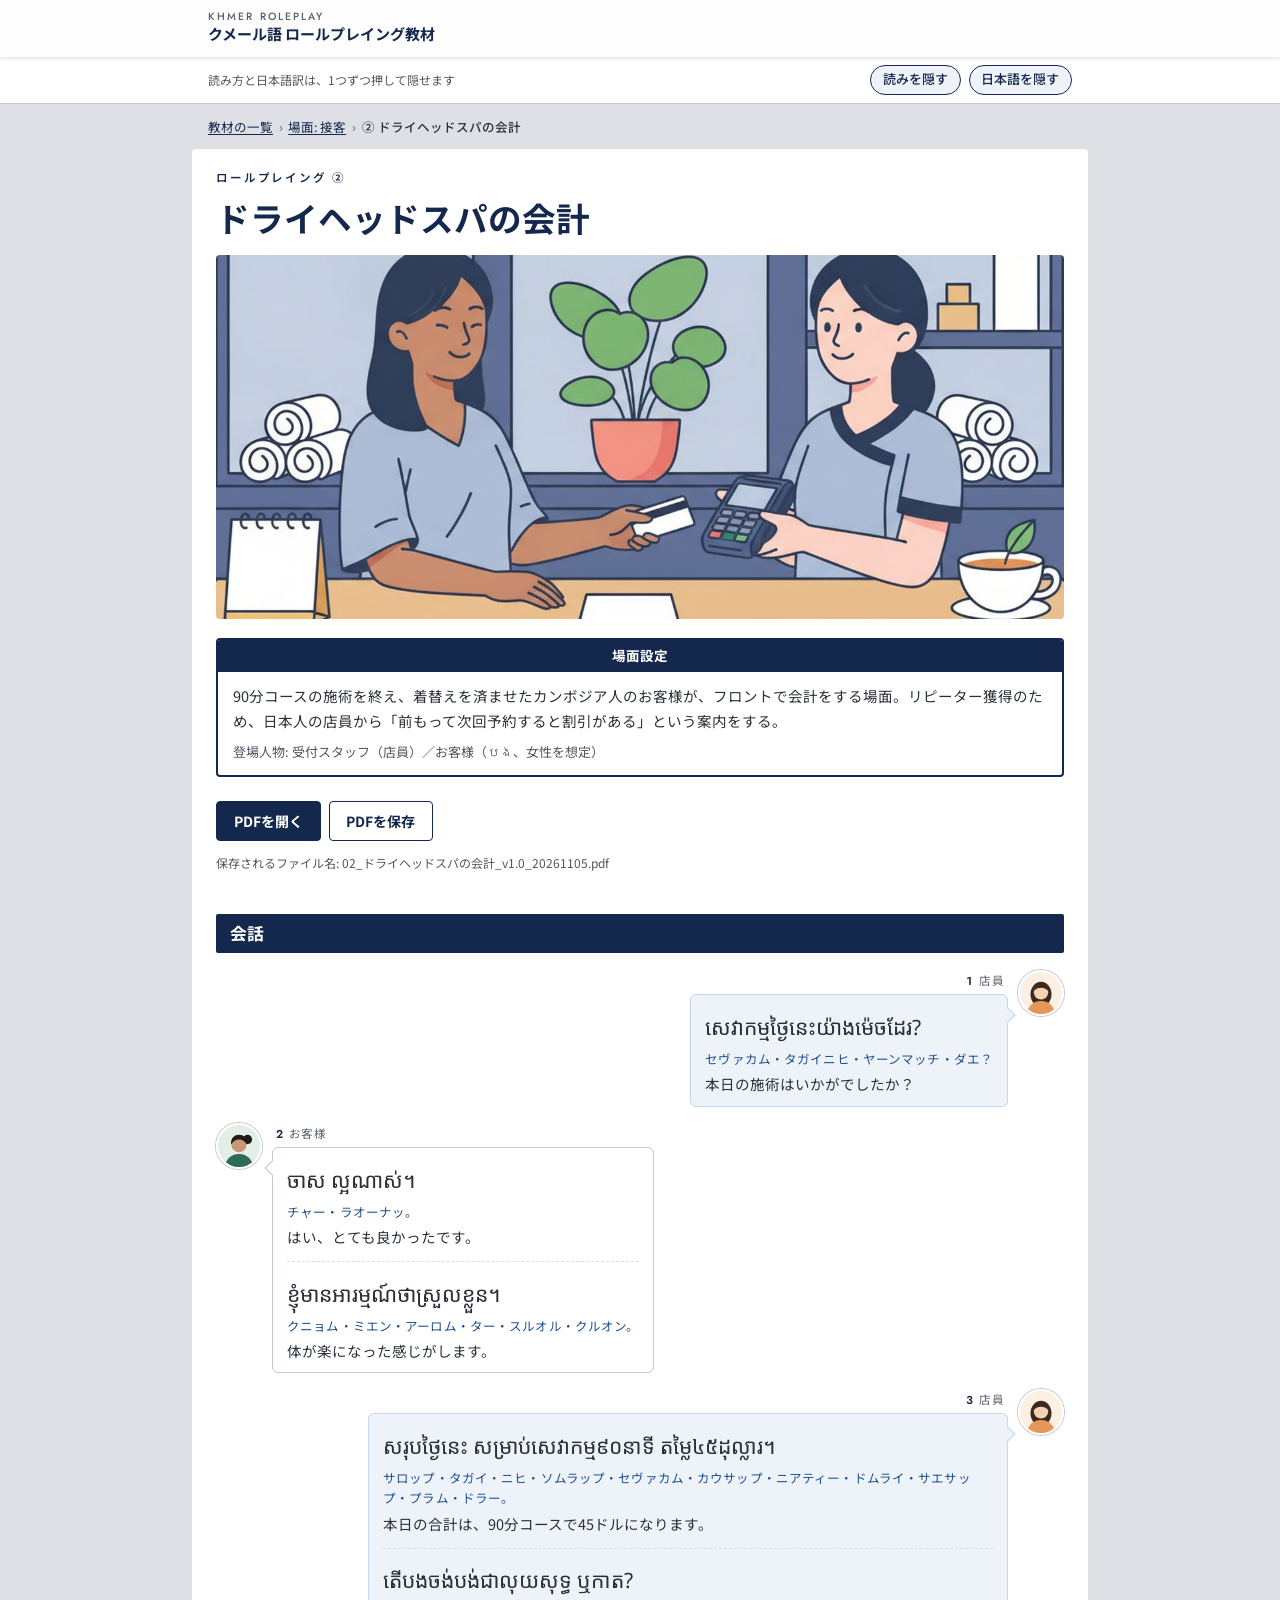
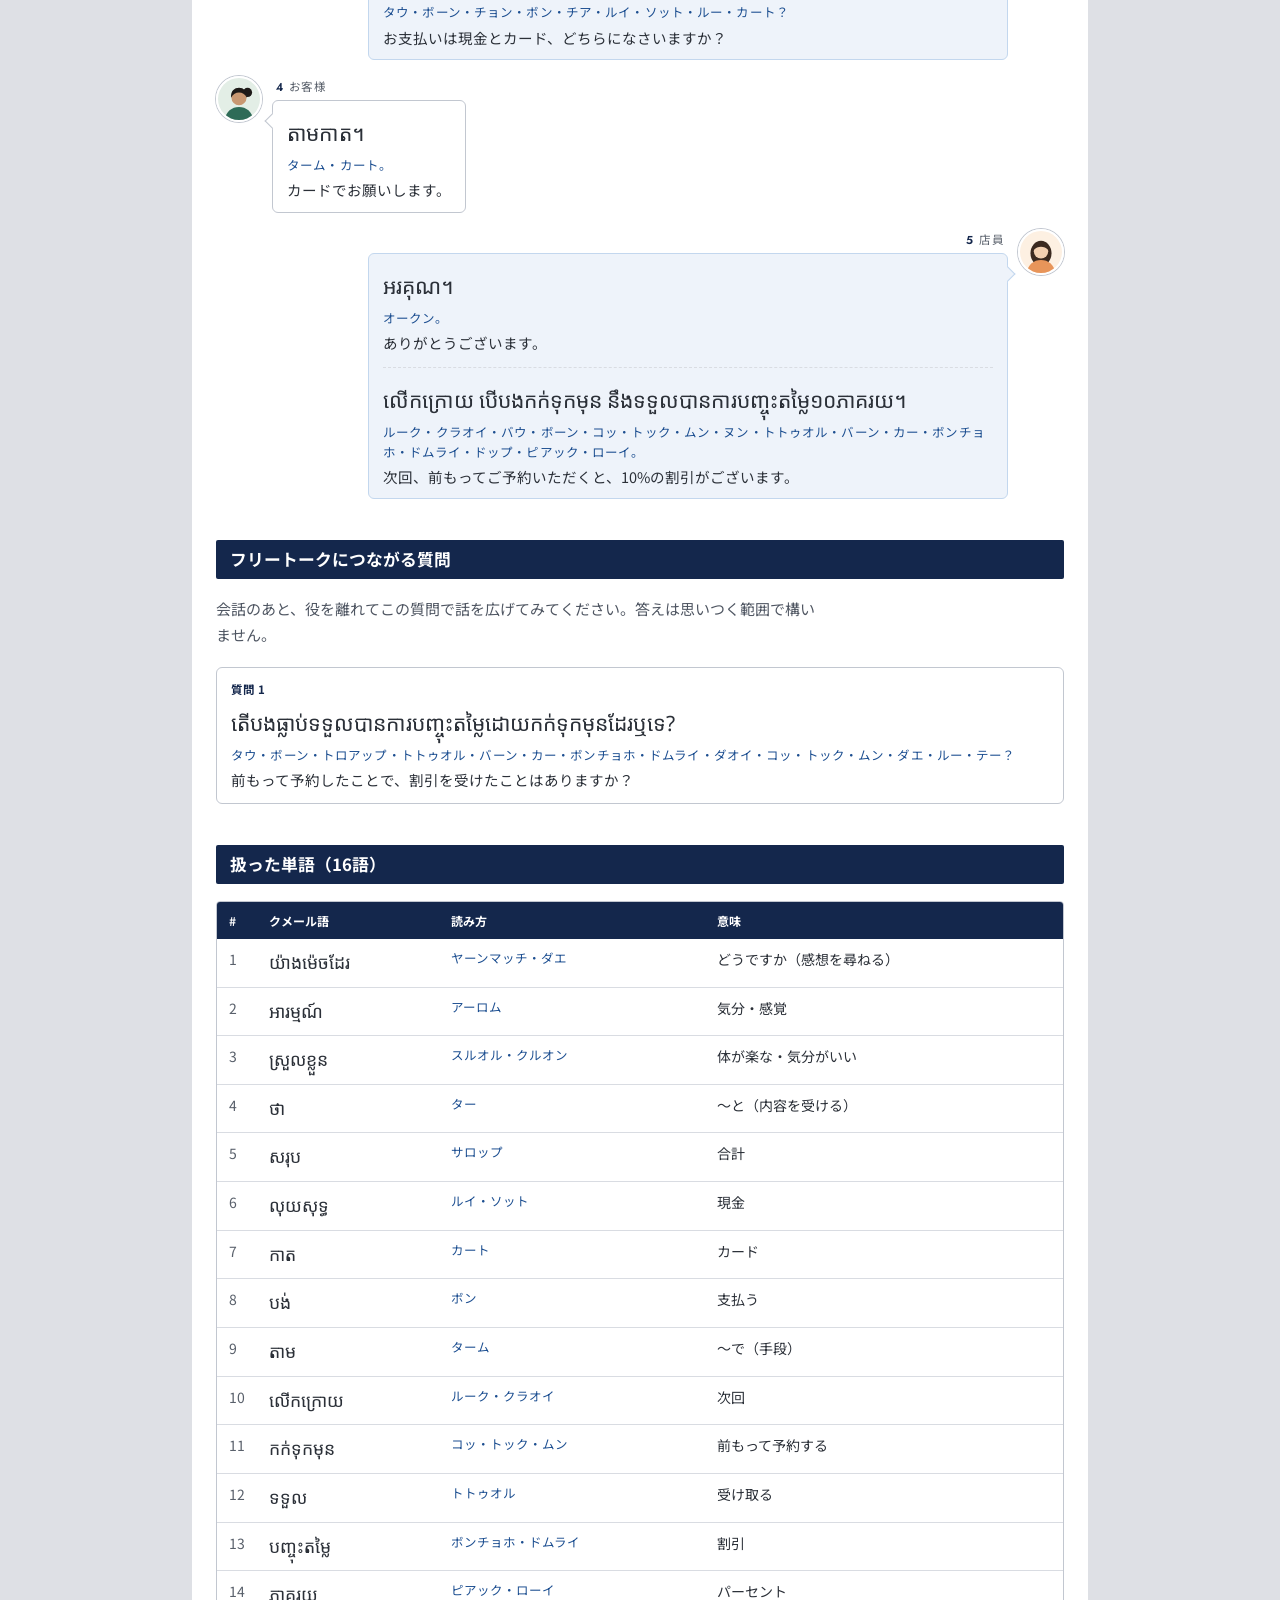
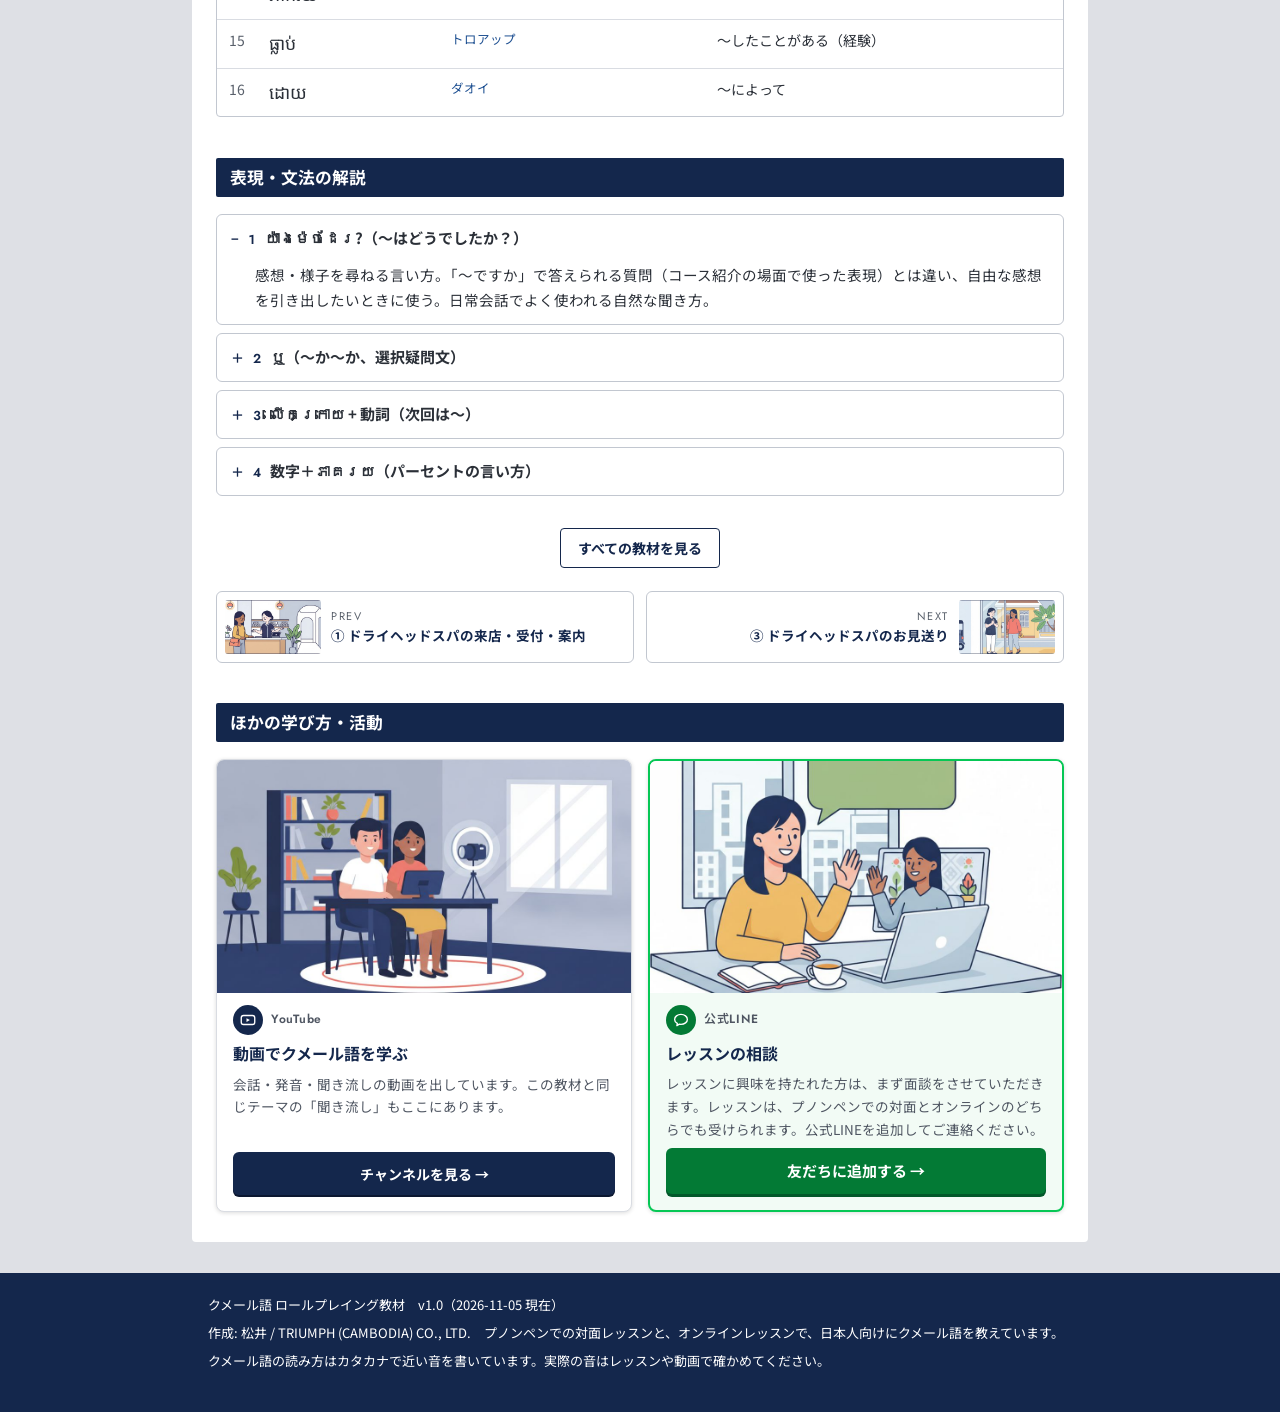
<file: 02/index.html>
<!doctype html>
<html lang="ja">
<head>
<meta charset="utf-8">
<meta name="viewport" content="width=device-width, initial-scale=1, viewport-fit=cover">
<title>ドライヘッドスパの会計｜クメール語 ロールプレイング教材</title>
<meta name="description" content="ドライヘッドスパの会計。クメール語の会話・読み方・日本語訳・単語16語・文法解説。PDFつき。">
<meta name="theme-color" content="#FDFDFD">
<meta name="color-scheme" content="only light">
<link rel="canonical" href="https://matsui-khmer.github.io/khmer-roleplay/02/">
<meta property="og:title" content="ドライヘッドスパの会計｜クメール語 ロールプレイング教材">
<meta property="og:description" content="ドライヘッドスパの会計。クメール語の会話・読み方・日本語訳・単語16語・文法解説。PDFつき。">
<meta property="og:type" content="website">
<meta property="og:site_name" content="クメール語 ロールプレイング教材">
<link rel="manifest" href="../manifest.webmanifest">
<link rel="icon" href="../icons/icon-192.png" sizes="192x192" type="image/png">
<link rel="apple-touch-icon" href="../icons/icon-192.png">
<link rel="preconnect" href="https://fonts.googleapis.com">
<link rel="preconnect" href="https://fonts.gstatic.com" crossorigin>
<link rel="stylesheet" href="https://fonts.googleapis.com/css2?family=Noto+Sans+JP:wght@400;500;700&amp;family=Noto+Sans+Khmer:wght@400;600&amp;family=Jost:wght@500;600&amp;display=swap">
<link rel="stylesheet" href="../assets/style.css?v=d20261110b">
</head>
<body>
<a class="skip" href="#main">本文へ</a>
<header class="head"><div class="wrap"><a class="logo" href="../"><small>Khmer roleplay</small>クメール語 ロールプレイング教材</a></div></header>
<div class="bar"><div class="wrap">
<span class="lbl">読み方と日本語訳は、1つずつ押して隠せます</span>
<button type="button" class="sw" data-all="yomi" aria-pressed="true">読みを隠す</button>
<button type="button" class="sw" data-all="ja" aria-pressed="true">日本語を隠す</button>
</div></div>
<nav class="crumb wrap" aria-label="いまいる場所"><ol><li><a href="../">教材の一覧</a></li><li><a href="../?ba=%E6%8E%A5%E5%AE%A2">場面: 接客</a></li><li><span aria-current="page">② ドライヘッドスパの会計</span></li></ol></nav>
<script type="application/ld+json">{"@context": "https://schema.org", "@type": "BreadcrumbList", "itemListElement": [{"@type": "ListItem", "position": 1, "name": "教材の一覧", "item": "https://matsui-khmer.github.io/khmer-roleplay/"}, {"@type": "ListItem", "position": 2, "name": "場面: 接客", "item": "https://matsui-khmer.github.io/khmer-roleplay/?ba=%E6%8E%A5%E5%AE%A2"}, {"@type": "ListItem", "position": 3, "name": "② ドライヘッドスパの会計"}]}</script>
<main id="main" class="wrap">
<p class="eyebrow">ロールプレイング ②</p>
<h1 class="display">ドライヘッドスパの会計</h1>
<p class="hero"><img src="../thumbs/02-l.jpg" alt="" width="1280" height="720" decoding="async"></p>
<div class="setting">
<p class="cap">場面設定</p>
<div class="in">
<p>90分コースの施術を終え、着替えを済ませたカンボジア人のお客様が、フロントで会計をする場面。リピーター獲得のため、日本人の店員から「前もって次回予約すると割引がある」という案内をする。</p>
<p class="cast">登場人物: 受付スタッフ（店員）／お客様（បង、女性を想定）</p>
</div>
</div>

<div class="files">
<a class="btn solid" href="../pdf/02_ドライヘッドスパの会計_v1.0_20261105.pdf" target="_blank" rel="noopener">PDFを開く</a>
<a class="btn" href="../pdf/02_ドライヘッドスパの会計_v1.0_20261105.pdf" download="02_ドライヘッドスパの会計_v1.0_20261105.pdf">PDFを保存</a>
</div>
<p class="fname">保存されるファイル名: 02_ドライヘッドスパの会計_v1.0_20261105.pdf</p>

<h2 class="display">会話</h2>
<ul class="talk">
<li class="turn me"><span class="av" aria-hidden="true"><svg viewBox="0 0 64 64" aria-hidden="true"><rect width="64" height="64" fill="#FDF0E2"/><ellipse cx="32" cy="34" rx="16" ry="19" fill="#3B2A20"/><path d="M10 64c2-13 11-20 22-20s20 7 22 20z" fill="#E8955A"/><circle cx="32" cy="31" r="11" fill="#F3D1B2"/><path d="M20 30c0-9 5-14 12-14s12 5 12 14c-4-5-8-6-12-6s-8 1-12 6z" fill="#3B2A20"/></svg></span><div class="tb"><p class="who"><span class="no" aria-hidden="true">1</span>店員</p><div class="bub"><div class="ln"><p class="km" lang="km">សេវាកម្មថ្ងៃនេះយ៉ាងម៉េចដែរ?</p><button type="button" class="peel yomi" aria-pressed="true"><span class="txt">セヴァカム・タガイニヒ・ヤーンマッチ・ダエ？</span><span class="veil">読みを出す</span></button><button type="button" class="peel ja" aria-pressed="true"><span class="txt">本日の施術はいかがでしたか？</span><span class="veil">日本語を出す</span></button></div></div></div></li>
<li class="turn"><span class="av" aria-hidden="true"><svg viewBox="0 0 64 64" aria-hidden="true"><rect width="64" height="64" fill="#E3EEE6"/><circle cx="45" cy="22" r="7" fill="#1E1A18"/><path d="M10 64c2-13 11-20 22-20s20 7 22 20z" fill="#2E6B57"/><circle cx="32" cy="30" r="11.5" fill="#C99872"/><path d="M20 30c-1-10 5-15 12-15s13 5 12 15c-3-6-7-8-12-8s-9 2-12 8z" fill="#1E1A18"/></svg></span><div class="tb"><p class="who"><span class="no" aria-hidden="true">2</span>お客様</p><div class="bub"><div class="ln"><p class="km" lang="km">ចាស ល្អណាស់។</p><button type="button" class="peel yomi" aria-pressed="true"><span class="txt">チャー・ラオーナッ。</span><span class="veil">読みを出す</span></button><button type="button" class="peel ja" aria-pressed="true"><span class="txt">はい、とても良かったです。</span><span class="veil">日本語を出す</span></button></div><div class="ln"><p class="km" lang="km">ខ្ញុំមានអារម្មណ៍ថាស្រួលខ្លួន។</p><button type="button" class="peel yomi" aria-pressed="true"><span class="txt">クニョム・ミエン・アーロム・ター・スルオル・クルオン。</span><span class="veil">読みを出す</span></button><button type="button" class="peel ja" aria-pressed="true"><span class="txt">体が楽になった感じがします。</span><span class="veil">日本語を出す</span></button></div></div></div></li>
<li class="turn me"><span class="av" aria-hidden="true"><svg viewBox="0 0 64 64" aria-hidden="true"><rect width="64" height="64" fill="#FDF0E2"/><ellipse cx="32" cy="34" rx="16" ry="19" fill="#3B2A20"/><path d="M10 64c2-13 11-20 22-20s20 7 22 20z" fill="#E8955A"/><circle cx="32" cy="31" r="11" fill="#F3D1B2"/><path d="M20 30c0-9 5-14 12-14s12 5 12 14c-4-5-8-6-12-6s-8 1-12 6z" fill="#3B2A20"/></svg></span><div class="tb"><p class="who"><span class="no" aria-hidden="true">3</span>店員</p><div class="bub"><div class="ln"><p class="km" lang="km">សរុបថ្ងៃនេះ សម្រាប់សេវាកម្ម៩០នាទី តម្លៃ៤៥ដុល្លារ។</p><button type="button" class="peel yomi" aria-pressed="true"><span class="txt">サロップ・タガイ・ニヒ・ソムラップ・セヴァカム・カウサップ・ニアティー・ドムライ・サエサップ・プラム・ドラー。</span><span class="veil">読みを出す</span></button><button type="button" class="peel ja" aria-pressed="true"><span class="txt">本日の合計は、90分コースで45ドルになります。</span><span class="veil">日本語を出す</span></button></div><div class="ln"><p class="km" lang="km">តើបងចង់បង់ជាលុយសុទ្ធ ឬកាត?</p><button type="button" class="peel yomi" aria-pressed="true"><span class="txt">タウ・ボーン・チョン・ボン・チア・ルイ・ソット・ルー・カート？</span><span class="veil">読みを出す</span></button><button type="button" class="peel ja" aria-pressed="true"><span class="txt">お支払いは現金とカード、どちらになさいますか？</span><span class="veil">日本語を出す</span></button></div></div></div></li>
<li class="turn"><span class="av" aria-hidden="true"><svg viewBox="0 0 64 64" aria-hidden="true"><rect width="64" height="64" fill="#E3EEE6"/><circle cx="45" cy="22" r="7" fill="#1E1A18"/><path d="M10 64c2-13 11-20 22-20s20 7 22 20z" fill="#2E6B57"/><circle cx="32" cy="30" r="11.5" fill="#C99872"/><path d="M20 30c-1-10 5-15 12-15s13 5 12 15c-3-6-7-8-12-8s-9 2-12 8z" fill="#1E1A18"/></svg></span><div class="tb"><p class="who"><span class="no" aria-hidden="true">4</span>お客様</p><div class="bub"><div class="ln"><p class="km" lang="km">តាមកាត។</p><button type="button" class="peel yomi" aria-pressed="true"><span class="txt">ターム・カート。</span><span class="veil">読みを出す</span></button><button type="button" class="peel ja" aria-pressed="true"><span class="txt">カードでお願いします。</span><span class="veil">日本語を出す</span></button></div></div></div></li>
<li class="turn me"><span class="av" aria-hidden="true"><svg viewBox="0 0 64 64" aria-hidden="true"><rect width="64" height="64" fill="#FDF0E2"/><ellipse cx="32" cy="34" rx="16" ry="19" fill="#3B2A20"/><path d="M10 64c2-13 11-20 22-20s20 7 22 20z" fill="#E8955A"/><circle cx="32" cy="31" r="11" fill="#F3D1B2"/><path d="M20 30c0-9 5-14 12-14s12 5 12 14c-4-5-8-6-12-6s-8 1-12 6z" fill="#3B2A20"/></svg></span><div class="tb"><p class="who"><span class="no" aria-hidden="true">5</span>店員</p><div class="bub"><div class="ln"><p class="km" lang="km">អរគុណ។</p><button type="button" class="peel yomi" aria-pressed="true"><span class="txt">オークン。</span><span class="veil">読みを出す</span></button><button type="button" class="peel ja" aria-pressed="true"><span class="txt">ありがとうございます。</span><span class="veil">日本語を出す</span></button></div><div class="ln"><p class="km" lang="km">លើកក្រោយ បើបងកក់ទុកមុន នឹងទទួលបានការបញ្ចុះតម្លៃ១០ភាគរយ។</p><button type="button" class="peel yomi" aria-pressed="true"><span class="txt">ルーク・クラオイ・バウ・ボーン・コッ・トック・ムン・ヌン・トトゥオル・バーン・カー・ボンチョホ・ドムライ・ドップ・ピアック・ローイ。</span><span class="veil">読みを出す</span></button><button type="button" class="peel ja" aria-pressed="true"><span class="txt">次回、前もってご予約いただくと、10%の割引がございます。</span><span class="veil">日本語を出す</span></button></div></div></div></li>
</ul>

<h2 class="display">フリートークにつながる質問</h2>
<p class="lede">会話のあと、役を離れてこの質問で話を広げてみてください。答えは思いつく範囲で構いません。</p>
<ul class="q">
<li><p class="qn">質問 1</p><p class="km" lang="km">តើបងធ្លាប់ទទួលបានការបញ្ចុះតម្លៃដោយកក់ទុកមុនដែរឬទេ?</p><button type="button" class="peel yomi" aria-pressed="true"><span class="txt">タウ・ボーン・トロアップ・トトゥオル・バーン・カー・ボンチョホ・ドムライ・ダオイ・コッ・トック・ムン・ダエ・ルー・テー？</span><span class="veil">読みを出す</span></button><button type="button" class="peel ja" aria-pressed="true"><span class="txt">前もって予約したことで、割引を受けたことはありますか？</span><span class="veil">日本語を出す</span></button></li>
</ul>

<h2 class="display">扱った単語（16語）</h2>
<div class="tablewrap">
<table class="words">
<thead><tr><th>#</th><th>クメール語</th><th>読み方</th><th>意味</th></tr></thead>
<tbody>
<tr><td class="i">1</td><td class="w" lang="km">យ៉ាងម៉េចដែរ</td><td class="y">ヤーンマッチ・ダエ</td><td>どうですか（感想を尋ねる）</td></tr>
<tr><td class="i">2</td><td class="w" lang="km">អារម្មណ៍</td><td class="y">アーロム</td><td>気分・感覚</td></tr>
<tr><td class="i">3</td><td class="w" lang="km">ស្រួលខ្លួន</td><td class="y">スルオル・クルオン</td><td>体が楽な・気分がいい</td></tr>
<tr><td class="i">4</td><td class="w" lang="km">ថា</td><td class="y">ター</td><td>〜と（内容を受ける）</td></tr>
<tr><td class="i">5</td><td class="w" lang="km">សរុប</td><td class="y">サロップ</td><td>合計</td></tr>
<tr><td class="i">6</td><td class="w" lang="km">លុយសុទ្ធ</td><td class="y">ルイ・ソット</td><td>現金</td></tr>
<tr><td class="i">7</td><td class="w" lang="km">កាត</td><td class="y">カート</td><td>カード</td></tr>
<tr><td class="i">8</td><td class="w" lang="km">បង់</td><td class="y">ボン</td><td>支払う</td></tr>
<tr><td class="i">9</td><td class="w" lang="km">តាម</td><td class="y">ターム</td><td>〜で（手段）</td></tr>
<tr><td class="i">10</td><td class="w" lang="km">លើកក្រោយ</td><td class="y">ルーク・クラオイ</td><td>次回</td></tr>
<tr><td class="i">11</td><td class="w" lang="km">កក់ទុកមុន</td><td class="y">コッ・トック・ムン</td><td>前もって予約する</td></tr>
<tr><td class="i">12</td><td class="w" lang="km">ទទួល</td><td class="y">トトゥオル</td><td>受け取る</td></tr>
<tr><td class="i">13</td><td class="w" lang="km">បញ្ចុះតម្លៃ</td><td class="y">ボンチョホ・ドムライ</td><td>割引</td></tr>
<tr><td class="i">14</td><td class="w" lang="km">ភាគរយ</td><td class="y">ピアック・ローイ</td><td>パーセント</td></tr>
<tr><td class="i">15</td><td class="w" lang="km">ធ្លាប់</td><td class="y">トロアップ</td><td>〜したことがある（経験）</td></tr>
<tr><td class="i">16</td><td class="w" lang="km">ដោយ</td><td class="y">ダオイ</td><td>〜によって</td></tr>
</tbody>
</table>
</div>

<h2 class="display">表現・文法の解説</h2>
<details class="note" open><summary><span class="sn">1</span><span>យ៉ាងម៉េចដែរ?（〜はどうでしたか？）</span></summary><div class="body"><p>感想・様子を尋ねる言い方。「〜ですか」で答えられる質問（コース紹介の場面で使った表現）とは違い、自由な感想を引き出したいときに使う。日常会話でよく使われる自然な聞き方。</p></div></details>
<details class="note"><summary><span class="sn">2</span><span>ឬ（〜か〜か、選択疑問文）</span></summary><div class="body"><p>2つの選択肢を並べて「どちらですか？」と尋ねる時に使う接続詞。例: លុយសុទ្ធ ឬកាត（現金かカードか）。</p></div></details>
<details class="note"><summary><span class="sn">3</span><span>លើកក្រោយ + 動詞（次回は〜）</span></summary><div class="body"><p>「次回」を意味する語を文頭に置いて、次の来店時の提案をする表現。接客でのリピーター獲得の案内に頻出。</p></div></details>
<details class="note"><summary><span class="sn">4</span><span>数字＋ភាគរយ（パーセントの言い方）</span></summary><div class="body"><p>「数字＋ភាគរយ」の順でパーセントを表す（例: ១០ភាគរយ＝10%）。割引・特典の説明で使う。</p>
<p>--- *※ 割引率（10%）はサンプルです。実際の店舗ポリシーに合わせて変更してください。*</p></div></details>

<p class="allbtn"><a class="btn" href="../">すべての教材を見る</a></p>
<nav class="nav2"><a class="prev" href="../01/"><img src="../thumbs/01.jpg" alt="" width="640" height="360" loading="lazy" decoding="async"><span><span class="d">PREV</span><span class="t">① ドライヘッドスパの来店・受付・案内</span></span></a><a class="next" href="../03/"><img src="../thumbs/03.jpg" alt="" width="640" height="360" loading="lazy" decoding="async"><span><span class="d">NEXT</span><span class="t">③ ドライヘッドスパのお見送り</span></span></a></nav>
<h2 class="display" id="service">ほかの学び方・活動</h2>
<ul class="svc small">
<li><a class="sv" href="https://www.youtube.com/@cambodia_shibu" target="_blank" rel="noopener" aria-label="YouTube：動画でクメール語を学ぶ（チャンネルを見る）"><span class="pic"><img src="../svc/youtube.jpg" alt="" width="640" height="360" loading="lazy" decoding="async"></span><div class="sb"><span class="top"><span class="ic" aria-hidden="true"><svg viewBox="0 0 24 24"><rect x="3" y="6" width="18" height="12" rx="3" fill="none" stroke="currentColor" stroke-width="1.8"/><path d="M10 9.5v5l4.5-2.5z" fill="currentColor"/></svg></span><span class="who">YouTube</span></span><h3>動画でクメール語を学ぶ</h3><span class="tx">会話・発音・聞き流しの動画を出しています。この教材と同じテーマの「聞き流し」もここにあります。</span><span class="go" aria-hidden="true">チャンネルを見る →</span></div></a></li>
<li class="line"><a class="sv" href="https://matsui-khmer.github.io/khmer-word-app/line/?src=kyozai" target="_blank" rel="noopener" aria-label="公式LINE：レッスンの相談（友だちに追加する）"><span class="pic"><img src="../svc/line.jpg" alt="" width="640" height="360" loading="lazy" decoding="async"></span><div class="sb"><span class="top"><span class="ic" aria-hidden="true"><svg viewBox="0 0 24 24"><path d="M12 4.5c-4.7 0-8.5 3-8.5 6.7 0 2.2 1.4 4.2 3.6 5.4l-.6 3 3.3-2c.7.2 1.4.2 2.2.2 4.7 0 8.5-3 8.5-6.6S16.7 4.5 12 4.5z" fill="none" stroke="currentColor" stroke-width="1.8" stroke-linejoin="round"/></svg></span><span class="who">公式LINE</span></span><h3>レッスンの相談</h3><span class="tx">レッスンに興味を持たれた方は、まず面談をさせていただきます。レッスンは、プノンペンでの対面とオンラインのどちらでも受けられます。公式LINEを追加してご連絡ください。</span><span class="go" aria-hidden="true">友だちに追加する →</span></div></a></li>
</ul>
</main>
<footer class="foot"><div class="wrap">
<p>クメール語 ロールプレイング教材　v1.0（2026-11-05 現在）</p>
<p>作成: 松井 / TRIUMPH (CAMBODIA) CO., LTD.　プノンペンでの対面レッスンと、オンラインレッスンで、日本人向けにクメール語を教えています。</p>
<p>クメール語の読み方はカタカナで近い音を書いています。実際の音はレッスンや動画で確かめてください。</p>
</div></footer>
<script>window.BASE="/khmer-roleplay/";</script>
<script src="../assets/app.js?v=d20261110b" defer></script>
</body>
</html>
</file>
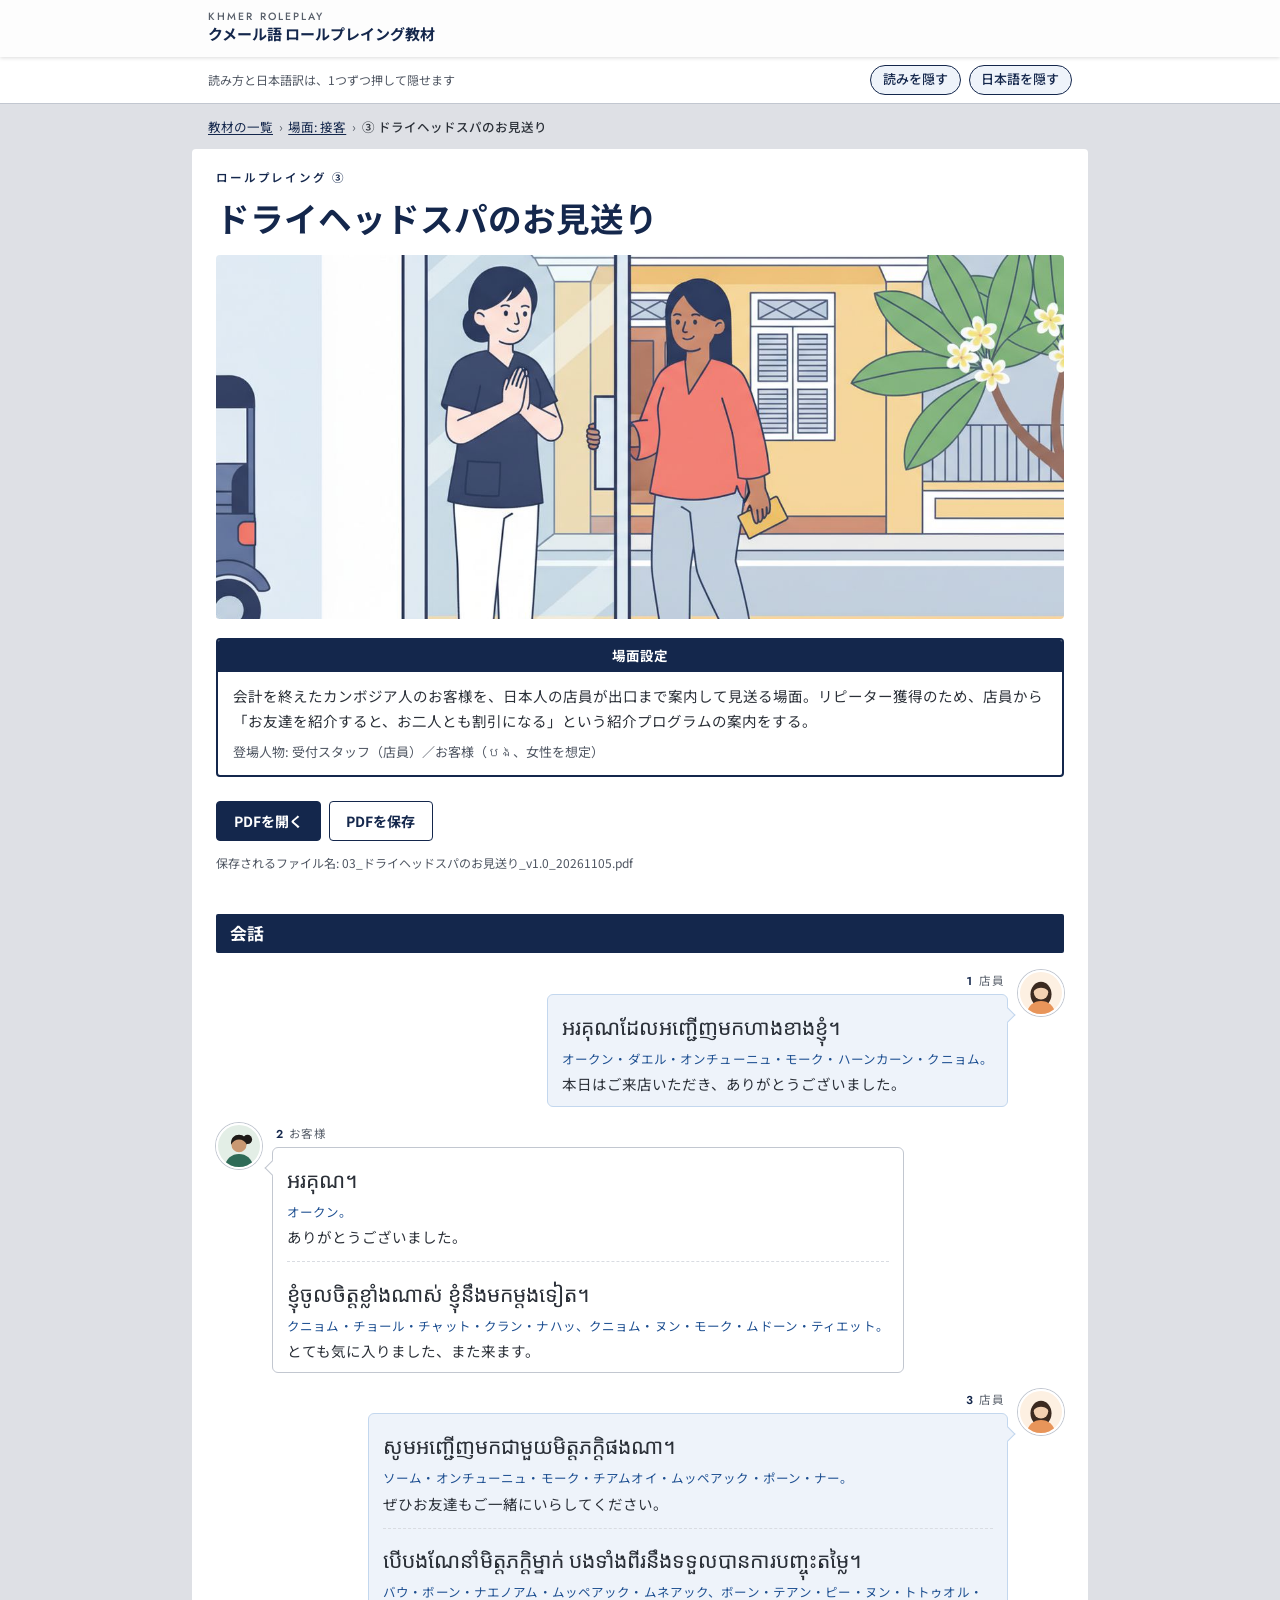
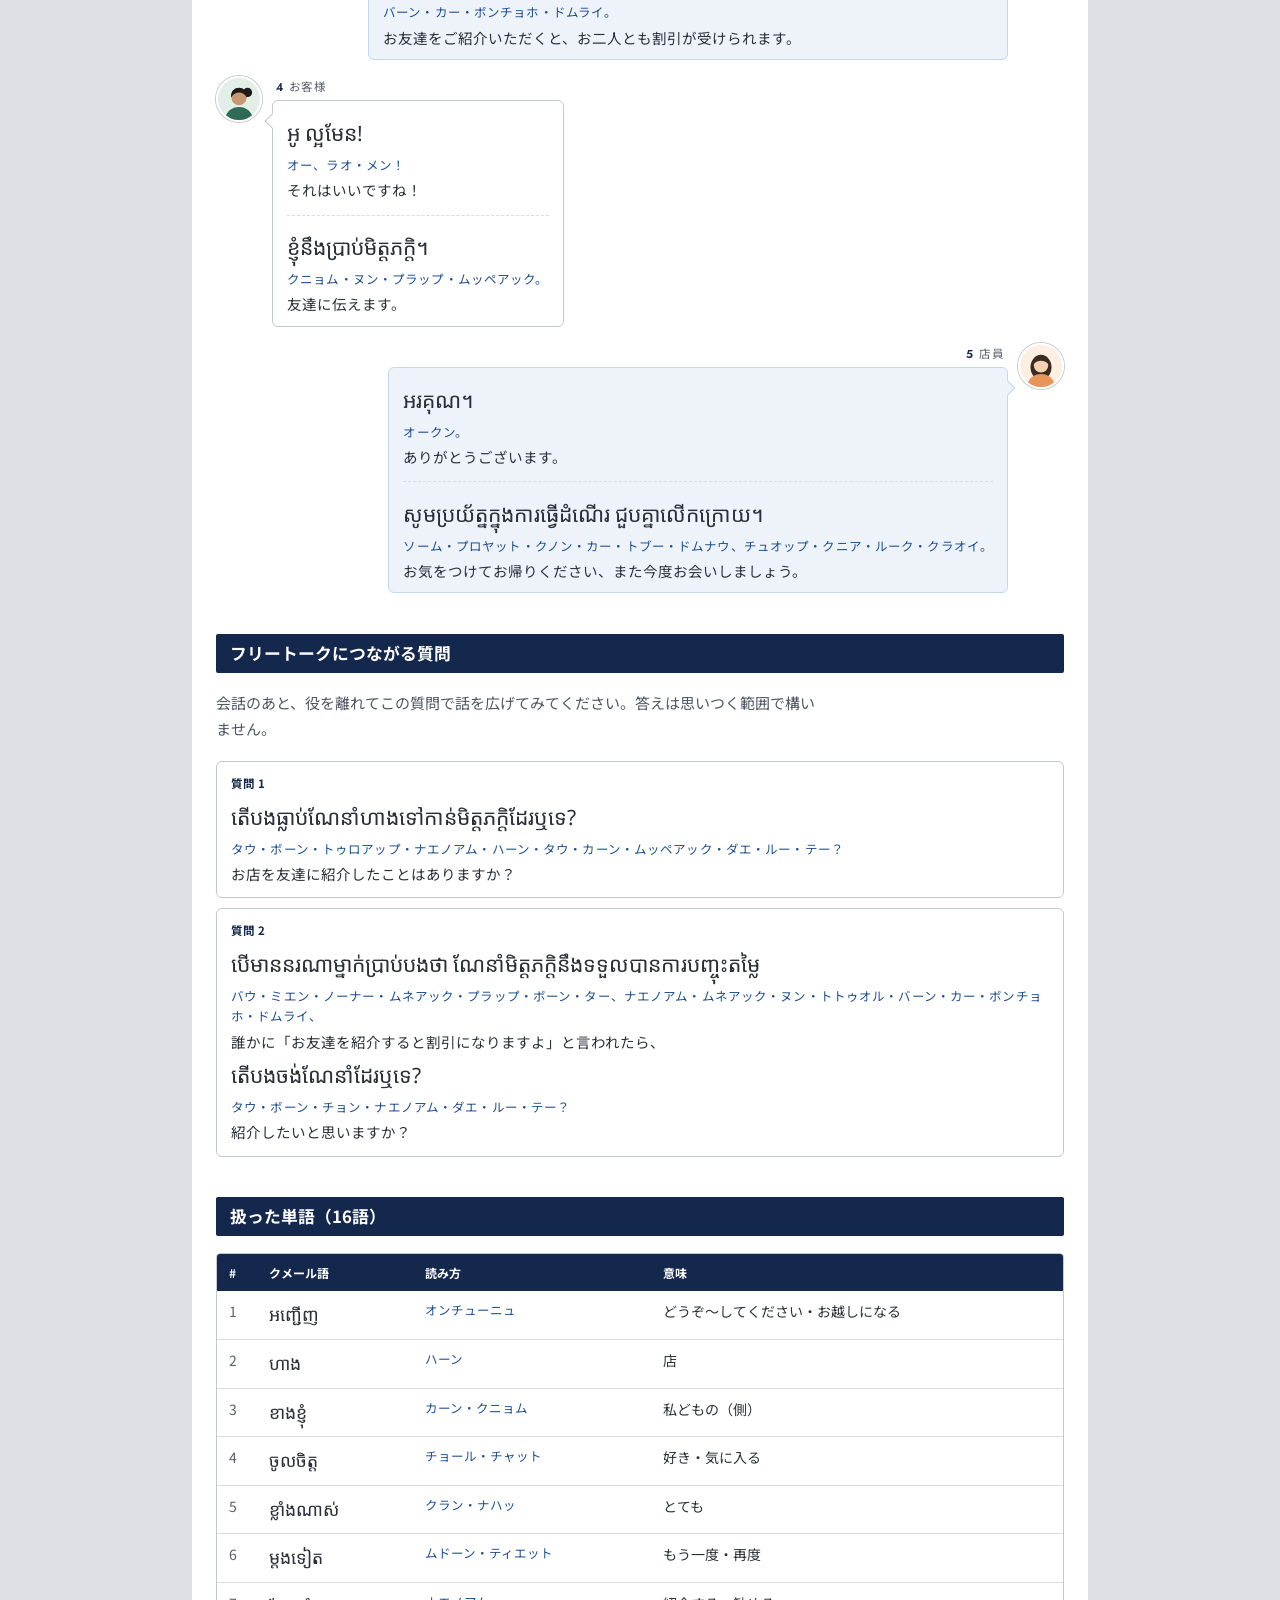
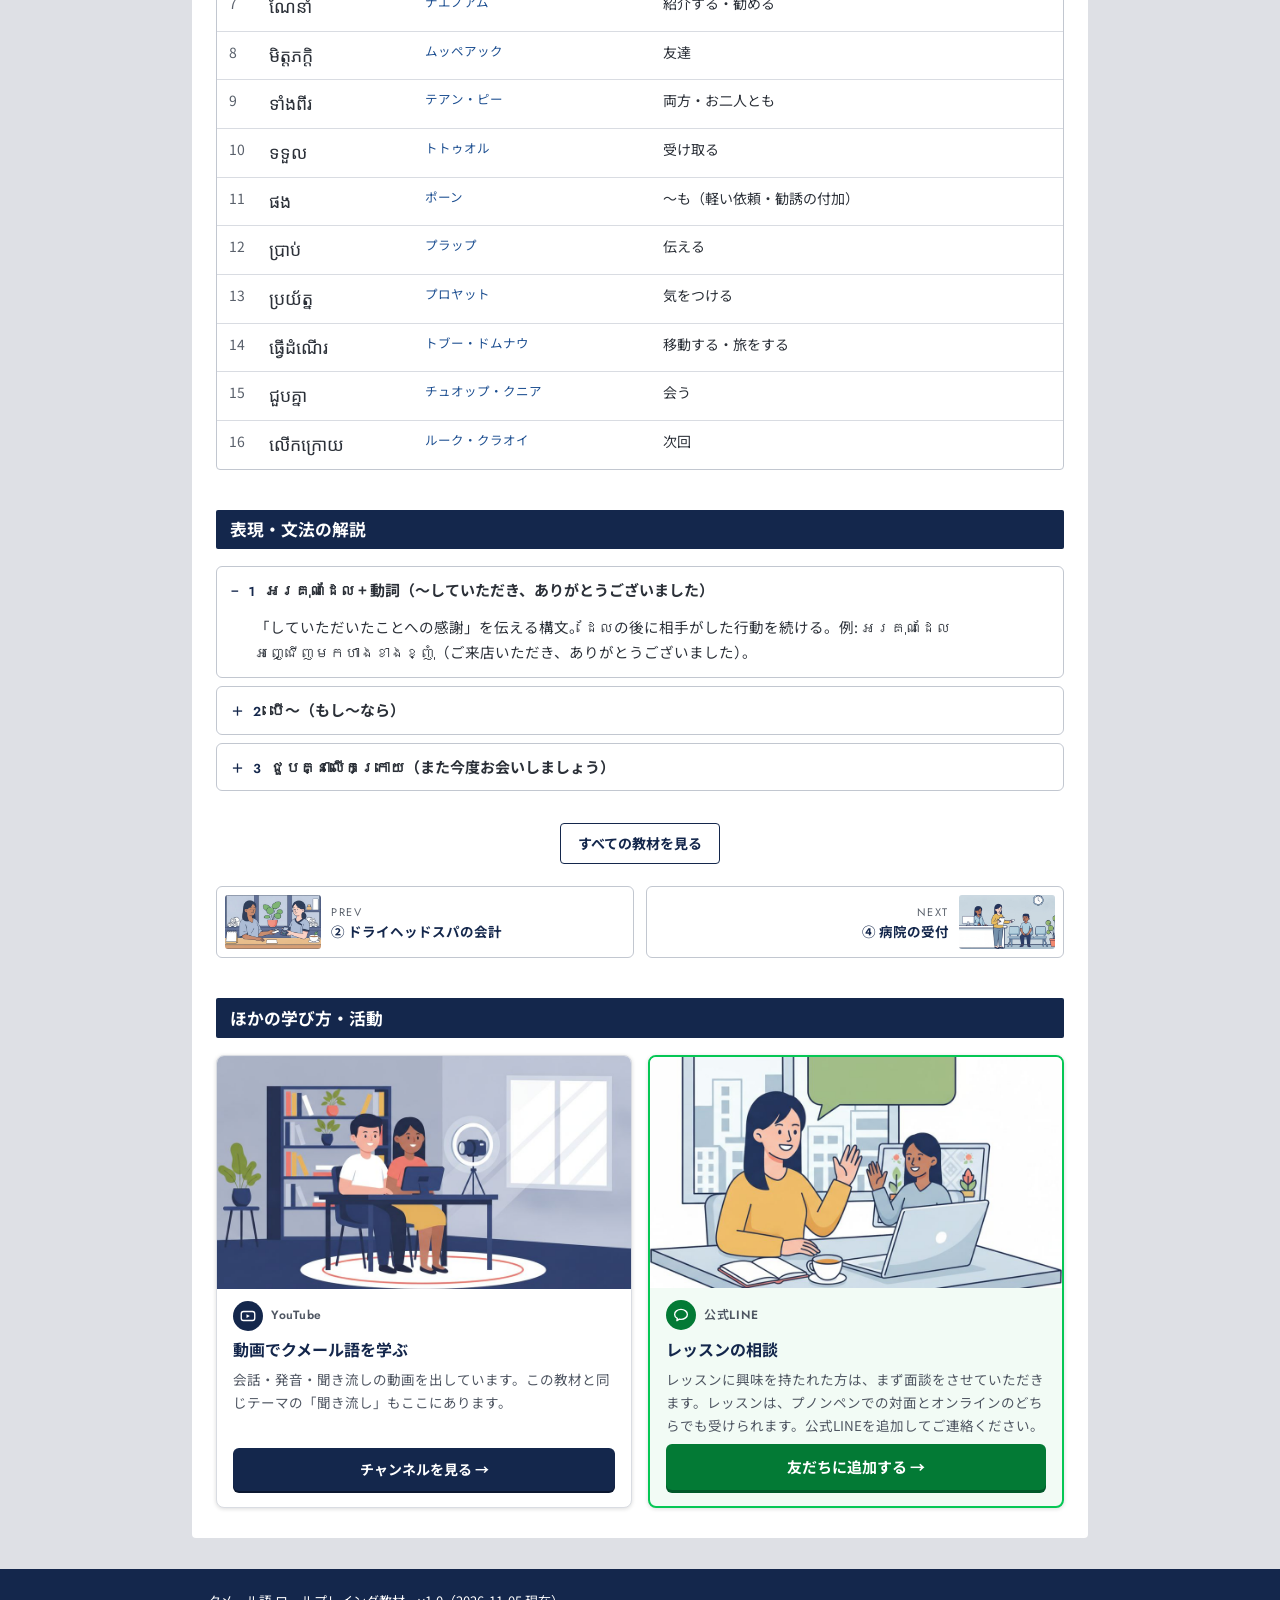
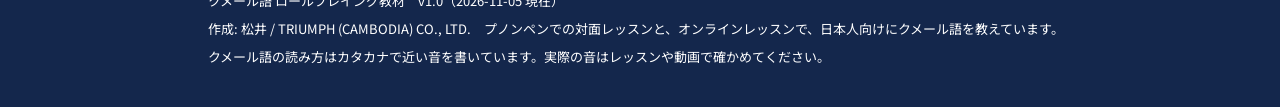
<file: 03/index.html>
<!doctype html>
<html lang="ja">
<head>
<meta charset="utf-8">
<meta name="viewport" content="width=device-width, initial-scale=1, viewport-fit=cover">
<title>ドライヘッドスパのお見送り｜クメール語 ロールプレイング教材</title>
<meta name="description" content="ドライヘッドスパのお見送り。クメール語の会話・読み方・日本語訳・単語16語・文法解説。PDFつき。">
<meta name="theme-color" content="#FDFDFD">
<meta name="color-scheme" content="only light">
<link rel="canonical" href="https://matsui-khmer.github.io/khmer-roleplay/03/">
<meta property="og:title" content="ドライヘッドスパのお見送り｜クメール語 ロールプレイング教材">
<meta property="og:description" content="ドライヘッドスパのお見送り。クメール語の会話・読み方・日本語訳・単語16語・文法解説。PDFつき。">
<meta property="og:type" content="website">
<meta property="og:site_name" content="クメール語 ロールプレイング教材">
<link rel="manifest" href="../manifest.webmanifest">
<link rel="icon" href="../icons/icon-192.png" sizes="192x192" type="image/png">
<link rel="apple-touch-icon" href="../icons/icon-192.png">
<link rel="preconnect" href="https://fonts.googleapis.com">
<link rel="preconnect" href="https://fonts.gstatic.com" crossorigin>
<link rel="stylesheet" href="https://fonts.googleapis.com/css2?family=Noto+Sans+JP:wght@400;500;700&amp;family=Noto+Sans+Khmer:wght@400;600&amp;family=Jost:wght@500;600&amp;display=swap">
<link rel="stylesheet" href="../assets/style.css?v=d20261110b">
</head>
<body>
<a class="skip" href="#main">本文へ</a>
<header class="head"><div class="wrap"><a class="logo" href="../"><small>Khmer roleplay</small>クメール語 ロールプレイング教材</a></div></header>
<div class="bar"><div class="wrap">
<span class="lbl">読み方と日本語訳は、1つずつ押して隠せます</span>
<button type="button" class="sw" data-all="yomi" aria-pressed="true">読みを隠す</button>
<button type="button" class="sw" data-all="ja" aria-pressed="true">日本語を隠す</button>
</div></div>
<nav class="crumb wrap" aria-label="いまいる場所"><ol><li><a href="../">教材の一覧</a></li><li><a href="../?ba=%E6%8E%A5%E5%AE%A2">場面: 接客</a></li><li><span aria-current="page">③ ドライヘッドスパのお見送り</span></li></ol></nav>
<script type="application/ld+json">{"@context": "https://schema.org", "@type": "BreadcrumbList", "itemListElement": [{"@type": "ListItem", "position": 1, "name": "教材の一覧", "item": "https://matsui-khmer.github.io/khmer-roleplay/"}, {"@type": "ListItem", "position": 2, "name": "場面: 接客", "item": "https://matsui-khmer.github.io/khmer-roleplay/?ba=%E6%8E%A5%E5%AE%A2"}, {"@type": "ListItem", "position": 3, "name": "③ ドライヘッドスパのお見送り"}]}</script>
<main id="main" class="wrap">
<p class="eyebrow">ロールプレイング ③</p>
<h1 class="display">ドライヘッドスパのお見送り</h1>
<p class="hero"><img src="../thumbs/03-l.jpg" alt="" width="1280" height="720" decoding="async"></p>
<div class="setting">
<p class="cap">場面設定</p>
<div class="in">
<p>会計を終えたカンボジア人のお客様を、日本人の店員が出口まで案内して見送る場面。リピーター獲得のため、店員から「お友達を紹介すると、お二人とも割引になる」という紹介プログラムの案内をする。</p>
<p class="cast">登場人物: 受付スタッフ（店員）／お客様（បង、女性を想定）</p>
</div>
</div>

<div class="files">
<a class="btn solid" href="../pdf/03_ドライヘッドスパのお見送り_v1.0_20261105.pdf" target="_blank" rel="noopener">PDFを開く</a>
<a class="btn" href="../pdf/03_ドライヘッドスパのお見送り_v1.0_20261105.pdf" download="03_ドライヘッドスパのお見送り_v1.0_20261105.pdf">PDFを保存</a>
</div>
<p class="fname">保存されるファイル名: 03_ドライヘッドスパのお見送り_v1.0_20261105.pdf</p>

<h2 class="display">会話</h2>
<ul class="talk">
<li class="turn me"><span class="av" aria-hidden="true"><svg viewBox="0 0 64 64" aria-hidden="true"><rect width="64" height="64" fill="#FDF0E2"/><ellipse cx="32" cy="34" rx="16" ry="19" fill="#3B2A20"/><path d="M10 64c2-13 11-20 22-20s20 7 22 20z" fill="#E8955A"/><circle cx="32" cy="31" r="11" fill="#F3D1B2"/><path d="M20 30c0-9 5-14 12-14s12 5 12 14c-4-5-8-6-12-6s-8 1-12 6z" fill="#3B2A20"/></svg></span><div class="tb"><p class="who"><span class="no" aria-hidden="true">1</span>店員</p><div class="bub"><div class="ln"><p class="km" lang="km">អរគុណដែលអញ្ជើញមកហាងខាងខ្ញុំ។</p><button type="button" class="peel yomi" aria-pressed="true"><span class="txt">オークン・ダエル・オンチューニュ・モーク・ハーンカーン・クニョム。</span><span class="veil">読みを出す</span></button><button type="button" class="peel ja" aria-pressed="true"><span class="txt">本日はご来店いただき、ありがとうございました。</span><span class="veil">日本語を出す</span></button></div></div></div></li>
<li class="turn"><span class="av" aria-hidden="true"><svg viewBox="0 0 64 64" aria-hidden="true"><rect width="64" height="64" fill="#E3EEE6"/><circle cx="45" cy="22" r="7" fill="#1E1A18"/><path d="M10 64c2-13 11-20 22-20s20 7 22 20z" fill="#2E6B57"/><circle cx="32" cy="30" r="11.5" fill="#C99872"/><path d="M20 30c-1-10 5-15 12-15s13 5 12 15c-3-6-7-8-12-8s-9 2-12 8z" fill="#1E1A18"/></svg></span><div class="tb"><p class="who"><span class="no" aria-hidden="true">2</span>お客様</p><div class="bub"><div class="ln"><p class="km" lang="km">អរគុណ។</p><button type="button" class="peel yomi" aria-pressed="true"><span class="txt">オークン。</span><span class="veil">読みを出す</span></button><button type="button" class="peel ja" aria-pressed="true"><span class="txt">ありがとうございました。</span><span class="veil">日本語を出す</span></button></div><div class="ln"><p class="km" lang="km">ខ្ញុំចូលចិត្តខ្លាំងណាស់ ខ្ញុំនឹងមកម្តងទៀត។</p><button type="button" class="peel yomi" aria-pressed="true"><span class="txt">クニョム・チョール・チャット・クラン・ナハッ、クニョム・ヌン・モーク・ムドーン・ティエット。</span><span class="veil">読みを出す</span></button><button type="button" class="peel ja" aria-pressed="true"><span class="txt">とても気に入りました、また来ます。</span><span class="veil">日本語を出す</span></button></div></div></div></li>
<li class="turn me"><span class="av" aria-hidden="true"><svg viewBox="0 0 64 64" aria-hidden="true"><rect width="64" height="64" fill="#FDF0E2"/><ellipse cx="32" cy="34" rx="16" ry="19" fill="#3B2A20"/><path d="M10 64c2-13 11-20 22-20s20 7 22 20z" fill="#E8955A"/><circle cx="32" cy="31" r="11" fill="#F3D1B2"/><path d="M20 30c0-9 5-14 12-14s12 5 12 14c-4-5-8-6-12-6s-8 1-12 6z" fill="#3B2A20"/></svg></span><div class="tb"><p class="who"><span class="no" aria-hidden="true">3</span>店員</p><div class="bub"><div class="ln"><p class="km" lang="km">សូមអញ្ជើញមកជាមួយមិត្តភក្តិផងណា។</p><button type="button" class="peel yomi" aria-pressed="true"><span class="txt">ソーム・オンチューニュ・モーク・チアムオイ・ムッペアック・ポーン・ナー。</span><span class="veil">読みを出す</span></button><button type="button" class="peel ja" aria-pressed="true"><span class="txt">ぜひお友達もご一緒にいらしてください。</span><span class="veil">日本語を出す</span></button></div><div class="ln"><p class="km" lang="km">បើបងណែនាំមិត្តភក្តិម្នាក់ បងទាំងពីរនឹងទទួលបានការបញ្ចុះតម្លៃ។</p><button type="button" class="peel yomi" aria-pressed="true"><span class="txt">バウ・ボーン・ナエノアム・ムッペアック・ムネアック、ボーン・テアン・ピー・ヌン・トトゥオル・バーン・カー・ボンチョホ・ドムライ。</span><span class="veil">読みを出す</span></button><button type="button" class="peel ja" aria-pressed="true"><span class="txt">お友達をご紹介いただくと、お二人とも割引が受けられます。</span><span class="veil">日本語を出す</span></button></div></div></div></li>
<li class="turn"><span class="av" aria-hidden="true"><svg viewBox="0 0 64 64" aria-hidden="true"><rect width="64" height="64" fill="#E3EEE6"/><circle cx="45" cy="22" r="7" fill="#1E1A18"/><path d="M10 64c2-13 11-20 22-20s20 7 22 20z" fill="#2E6B57"/><circle cx="32" cy="30" r="11.5" fill="#C99872"/><path d="M20 30c-1-10 5-15 12-15s13 5 12 15c-3-6-7-8-12-8s-9 2-12 8z" fill="#1E1A18"/></svg></span><div class="tb"><p class="who"><span class="no" aria-hidden="true">4</span>お客様</p><div class="bub"><div class="ln"><p class="km" lang="km">អូ ល្អមែន!</p><button type="button" class="peel yomi" aria-pressed="true"><span class="txt">オー、ラオ・メン！</span><span class="veil">読みを出す</span></button><button type="button" class="peel ja" aria-pressed="true"><span class="txt">それはいいですね！</span><span class="veil">日本語を出す</span></button></div><div class="ln"><p class="km" lang="km">ខ្ញុំនឹងប្រាប់មិត្តភក្តិ។</p><button type="button" class="peel yomi" aria-pressed="true"><span class="txt">クニョム・ヌン・プラップ・ムッペアック。</span><span class="veil">読みを出す</span></button><button type="button" class="peel ja" aria-pressed="true"><span class="txt">友達に伝えます。</span><span class="veil">日本語を出す</span></button></div></div></div></li>
<li class="turn me"><span class="av" aria-hidden="true"><svg viewBox="0 0 64 64" aria-hidden="true"><rect width="64" height="64" fill="#FDF0E2"/><ellipse cx="32" cy="34" rx="16" ry="19" fill="#3B2A20"/><path d="M10 64c2-13 11-20 22-20s20 7 22 20z" fill="#E8955A"/><circle cx="32" cy="31" r="11" fill="#F3D1B2"/><path d="M20 30c0-9 5-14 12-14s12 5 12 14c-4-5-8-6-12-6s-8 1-12 6z" fill="#3B2A20"/></svg></span><div class="tb"><p class="who"><span class="no" aria-hidden="true">5</span>店員</p><div class="bub"><div class="ln"><p class="km" lang="km">អរគុណ។</p><button type="button" class="peel yomi" aria-pressed="true"><span class="txt">オークン。</span><span class="veil">読みを出す</span></button><button type="button" class="peel ja" aria-pressed="true"><span class="txt">ありがとうございます。</span><span class="veil">日本語を出す</span></button></div><div class="ln"><p class="km" lang="km">សូមប្រយ័ត្នក្នុងការធ្វើដំណើរ ជួបគ្នាលើកក្រោយ។</p><button type="button" class="peel yomi" aria-pressed="true"><span class="txt">ソーム・プロヤット・クノン・カー・トブー・ドムナウ、チュオップ・クニア・ルーク・クラオイ。</span><span class="veil">読みを出す</span></button><button type="button" class="peel ja" aria-pressed="true"><span class="txt">お気をつけてお帰りください、また今度お会いしましょう。</span><span class="veil">日本語を出す</span></button></div></div></div></li>
</ul>

<h2 class="display">フリートークにつながる質問</h2>
<p class="lede">会話のあと、役を離れてこの質問で話を広げてみてください。答えは思いつく範囲で構いません。</p>
<ul class="q">
<li><p class="qn">質問 1</p><p class="km" lang="km">តើបងធ្លាប់ណែនាំហាងទៅកាន់មិត្តភក្តិដែរឬទេ?</p><button type="button" class="peel yomi" aria-pressed="true"><span class="txt">タウ・ボーン・トゥロアップ・ナエノアム・ハーン・タウ・カーン・ムッペアック・ダエ・ルー・テー？</span><span class="veil">読みを出す</span></button><button type="button" class="peel ja" aria-pressed="true"><span class="txt">お店を友達に紹介したことはありますか？</span><span class="veil">日本語を出す</span></button></li>
<li><p class="qn">質問 2</p><p class="km" lang="km">បើមាននរណាម្នាក់ប្រាប់បងថា ណែនាំមិត្តភក្តិនឹងទទួលបានការបញ្ចុះតម្លៃ</p><button type="button" class="peel yomi" aria-pressed="true"><span class="txt">バウ・ミエン・ノーナー・ムネアック・プラップ・ボーン・ター、ナエノアム・ムネアック・ヌン・トトゥオル・バーン・カー・ボンチョホ・ドムライ、</span><span class="veil">読みを出す</span></button><button type="button" class="peel ja" aria-pressed="true"><span class="txt">誰かに「お友達を紹介すると割引になりますよ」と言われたら、</span><span class="veil">日本語を出す</span></button><p class="km" lang="km">តើបងចង់ណែនាំដែរឬទេ?</p><button type="button" class="peel yomi" aria-pressed="true"><span class="txt">タウ・ボーン・チョン・ナエノアム・ダエ・ルー・テー？</span><span class="veil">読みを出す</span></button><button type="button" class="peel ja" aria-pressed="true"><span class="txt">紹介したいと思いますか？</span><span class="veil">日本語を出す</span></button></li>
</ul>

<h2 class="display">扱った単語（16語）</h2>
<div class="tablewrap">
<table class="words">
<thead><tr><th>#</th><th>クメール語</th><th>読み方</th><th>意味</th></tr></thead>
<tbody>
<tr><td class="i">1</td><td class="w" lang="km">អញ្ជើញ</td><td class="y">オンチューニュ</td><td>どうぞ〜してください・お越しになる</td></tr>
<tr><td class="i">2</td><td class="w" lang="km">ហាង</td><td class="y">ハーン</td><td>店</td></tr>
<tr><td class="i">3</td><td class="w" lang="km">ខាងខ្ញុំ</td><td class="y">カーン・クニョム</td><td>私どもの（側）</td></tr>
<tr><td class="i">4</td><td class="w" lang="km">ចូលចិត្ត</td><td class="y">チョール・チャット</td><td>好き・気に入る</td></tr>
<tr><td class="i">5</td><td class="w" lang="km">ខ្លាំងណាស់</td><td class="y">クラン・ナハッ</td><td>とても</td></tr>
<tr><td class="i">6</td><td class="w" lang="km">ម្តងទៀត</td><td class="y">ムドーン・ティエット</td><td>もう一度・再度</td></tr>
<tr><td class="i">7</td><td class="w" lang="km">ណែនាំ</td><td class="y">ナエノアム</td><td>紹介する・勧める</td></tr>
<tr><td class="i">8</td><td class="w" lang="km">មិត្តភក្តិ</td><td class="y">ムッペアック</td><td>友達</td></tr>
<tr><td class="i">9</td><td class="w" lang="km">ទាំងពីរ</td><td class="y">テアン・ピー</td><td>両方・お二人とも</td></tr>
<tr><td class="i">10</td><td class="w" lang="km">ទទួល</td><td class="y">トトゥオル</td><td>受け取る</td></tr>
<tr><td class="i">11</td><td class="w" lang="km">ផង</td><td class="y">ポーン</td><td>〜も（軽い依頼・勧誘の付加）</td></tr>
<tr><td class="i">12</td><td class="w" lang="km">ប្រាប់</td><td class="y">プラップ</td><td>伝える</td></tr>
<tr><td class="i">13</td><td class="w" lang="km">ប្រយ័ត្ន</td><td class="y">プロヤット</td><td>気をつける</td></tr>
<tr><td class="i">14</td><td class="w" lang="km">ធ្វើដំណើរ</td><td class="y">トブー・ドムナウ</td><td>移動する・旅をする</td></tr>
<tr><td class="i">15</td><td class="w" lang="km">ជួបគ្នា</td><td class="y">チュオップ・クニア</td><td>会う</td></tr>
<tr><td class="i">16</td><td class="w" lang="km">លើកក្រោយ</td><td class="y">ルーク・クラオイ</td><td>次回</td></tr>
</tbody>
</table>
</div>

<h2 class="display">表現・文法の解説</h2>
<details class="note" open><summary><span class="sn">1</span><span>អរគុណដែល + 動詞（〜していただき、ありがとうございました）</span></summary><div class="body"><p>「していただいたことへの感謝」を伝える構文。ដែលの後に相手がした行動を続ける。例: អរគុណដែលអញ្ជើញមកហាងខាងខ្ញុំ（ご来店いただき、ありがとうございました）。</p></div></details>
<details class="note"><summary><span class="sn">2</span><span>បើ〜（もし〜なら）</span></summary><div class="body"><p>仮定・条件を表す表現。例: បើបងណែនាំមិត្តភក្តិ（もしお友達を紹介してくださったら）。</p></div></details>
<details class="note"><summary><span class="sn">3</span><span>ជួបគ្នាលើកក្រោយ（また今度お会いしましょう）</span></summary><div class="body"><p>別れの挨拶で使う定番フレーズ。ជួបគ្នា（会う）＋លើកក្រោយ（次回）の組み合わせ。</p>
<p>--- *※ 紹介プログラムの内容（割引条件など）はサンプルです。実際の店舗ポリシーに合わせて変更してください。*</p></div></details>

<p class="allbtn"><a class="btn" href="../">すべての教材を見る</a></p>
<nav class="nav2"><a class="prev" href="../02/"><img src="../thumbs/02.jpg" alt="" width="640" height="360" loading="lazy" decoding="async"><span><span class="d">PREV</span><span class="t">② ドライヘッドスパの会計</span></span></a><a class="next" href="../04/"><img src="../thumbs/04.jpg" alt="" width="640" height="360" loading="lazy" decoding="async"><span><span class="d">NEXT</span><span class="t">④ 病院の受付</span></span></a></nav>
<h2 class="display" id="service">ほかの学び方・活動</h2>
<ul class="svc small">
<li><a class="sv" href="https://www.youtube.com/@cambodia_shibu" target="_blank" rel="noopener" aria-label="YouTube：動画でクメール語を学ぶ（チャンネルを見る）"><span class="pic"><img src="../svc/youtube.jpg" alt="" width="640" height="360" loading="lazy" decoding="async"></span><div class="sb"><span class="top"><span class="ic" aria-hidden="true"><svg viewBox="0 0 24 24"><rect x="3" y="6" width="18" height="12" rx="3" fill="none" stroke="currentColor" stroke-width="1.8"/><path d="M10 9.5v5l4.5-2.5z" fill="currentColor"/></svg></span><span class="who">YouTube</span></span><h3>動画でクメール語を学ぶ</h3><span class="tx">会話・発音・聞き流しの動画を出しています。この教材と同じテーマの「聞き流し」もここにあります。</span><span class="go" aria-hidden="true">チャンネルを見る →</span></div></a></li>
<li class="line"><a class="sv" href="https://matsui-khmer.github.io/khmer-word-app/line/?src=kyozai" target="_blank" rel="noopener" aria-label="公式LINE：レッスンの相談（友だちに追加する）"><span class="pic"><img src="../svc/line.jpg" alt="" width="640" height="360" loading="lazy" decoding="async"></span><div class="sb"><span class="top"><span class="ic" aria-hidden="true"><svg viewBox="0 0 24 24"><path d="M12 4.5c-4.7 0-8.5 3-8.5 6.7 0 2.2 1.4 4.2 3.6 5.4l-.6 3 3.3-2c.7.2 1.4.2 2.2.2 4.7 0 8.5-3 8.5-6.6S16.7 4.5 12 4.5z" fill="none" stroke="currentColor" stroke-width="1.8" stroke-linejoin="round"/></svg></span><span class="who">公式LINE</span></span><h3>レッスンの相談</h3><span class="tx">レッスンに興味を持たれた方は、まず面談をさせていただきます。レッスンは、プノンペンでの対面とオンラインのどちらでも受けられます。公式LINEを追加してご連絡ください。</span><span class="go" aria-hidden="true">友だちに追加する →</span></div></a></li>
</ul>
</main>
<footer class="foot"><div class="wrap">
<p>クメール語 ロールプレイング教材　v1.0（2026-11-05 現在）</p>
<p>作成: 松井 / TRIUMPH (CAMBODIA) CO., LTD.　プノンペンでの対面レッスンと、オンラインレッスンで、日本人向けにクメール語を教えています。</p>
<p>クメール語の読み方はカタカナで近い音を書いています。実際の音はレッスンや動画で確かめてください。</p>
</div></footer>
<script>window.BASE="/khmer-roleplay/";</script>
<script src="../assets/app.js?v=d20261110b" defer></script>
</body>
</html>
</file>
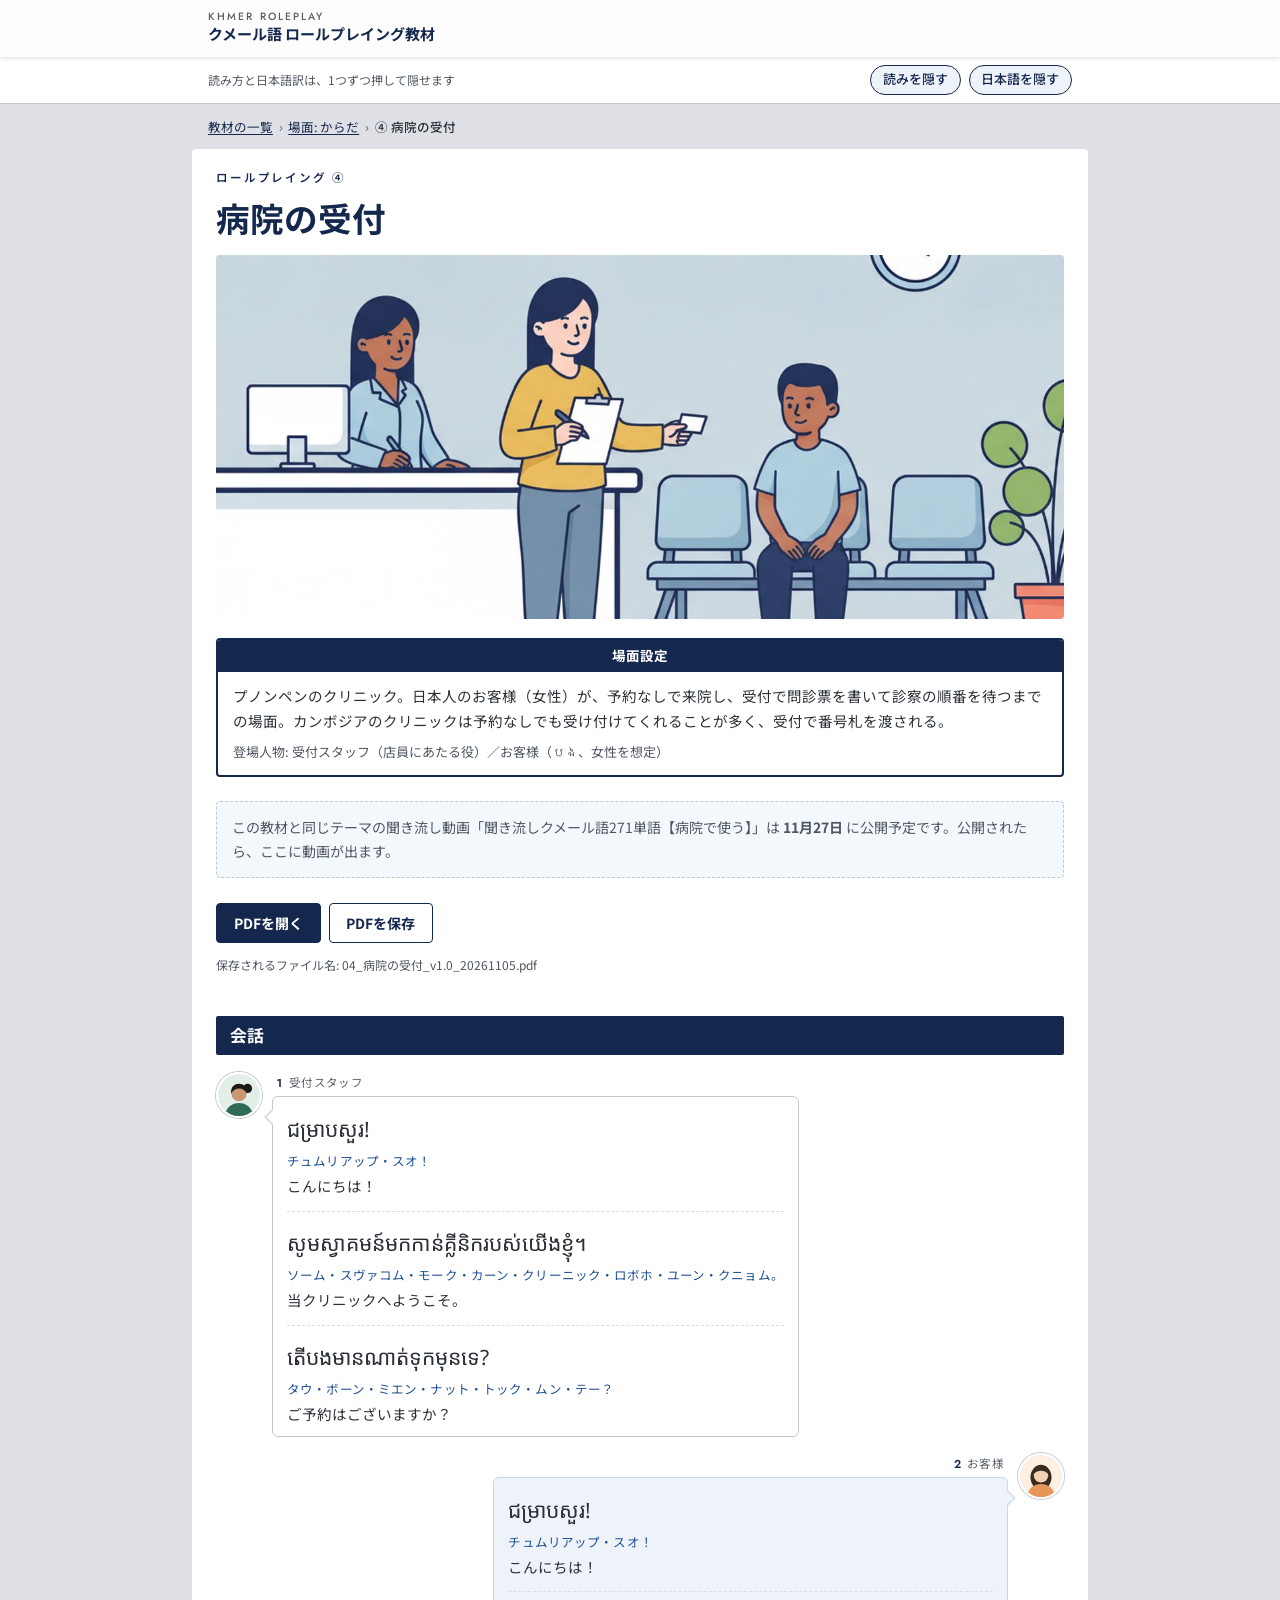
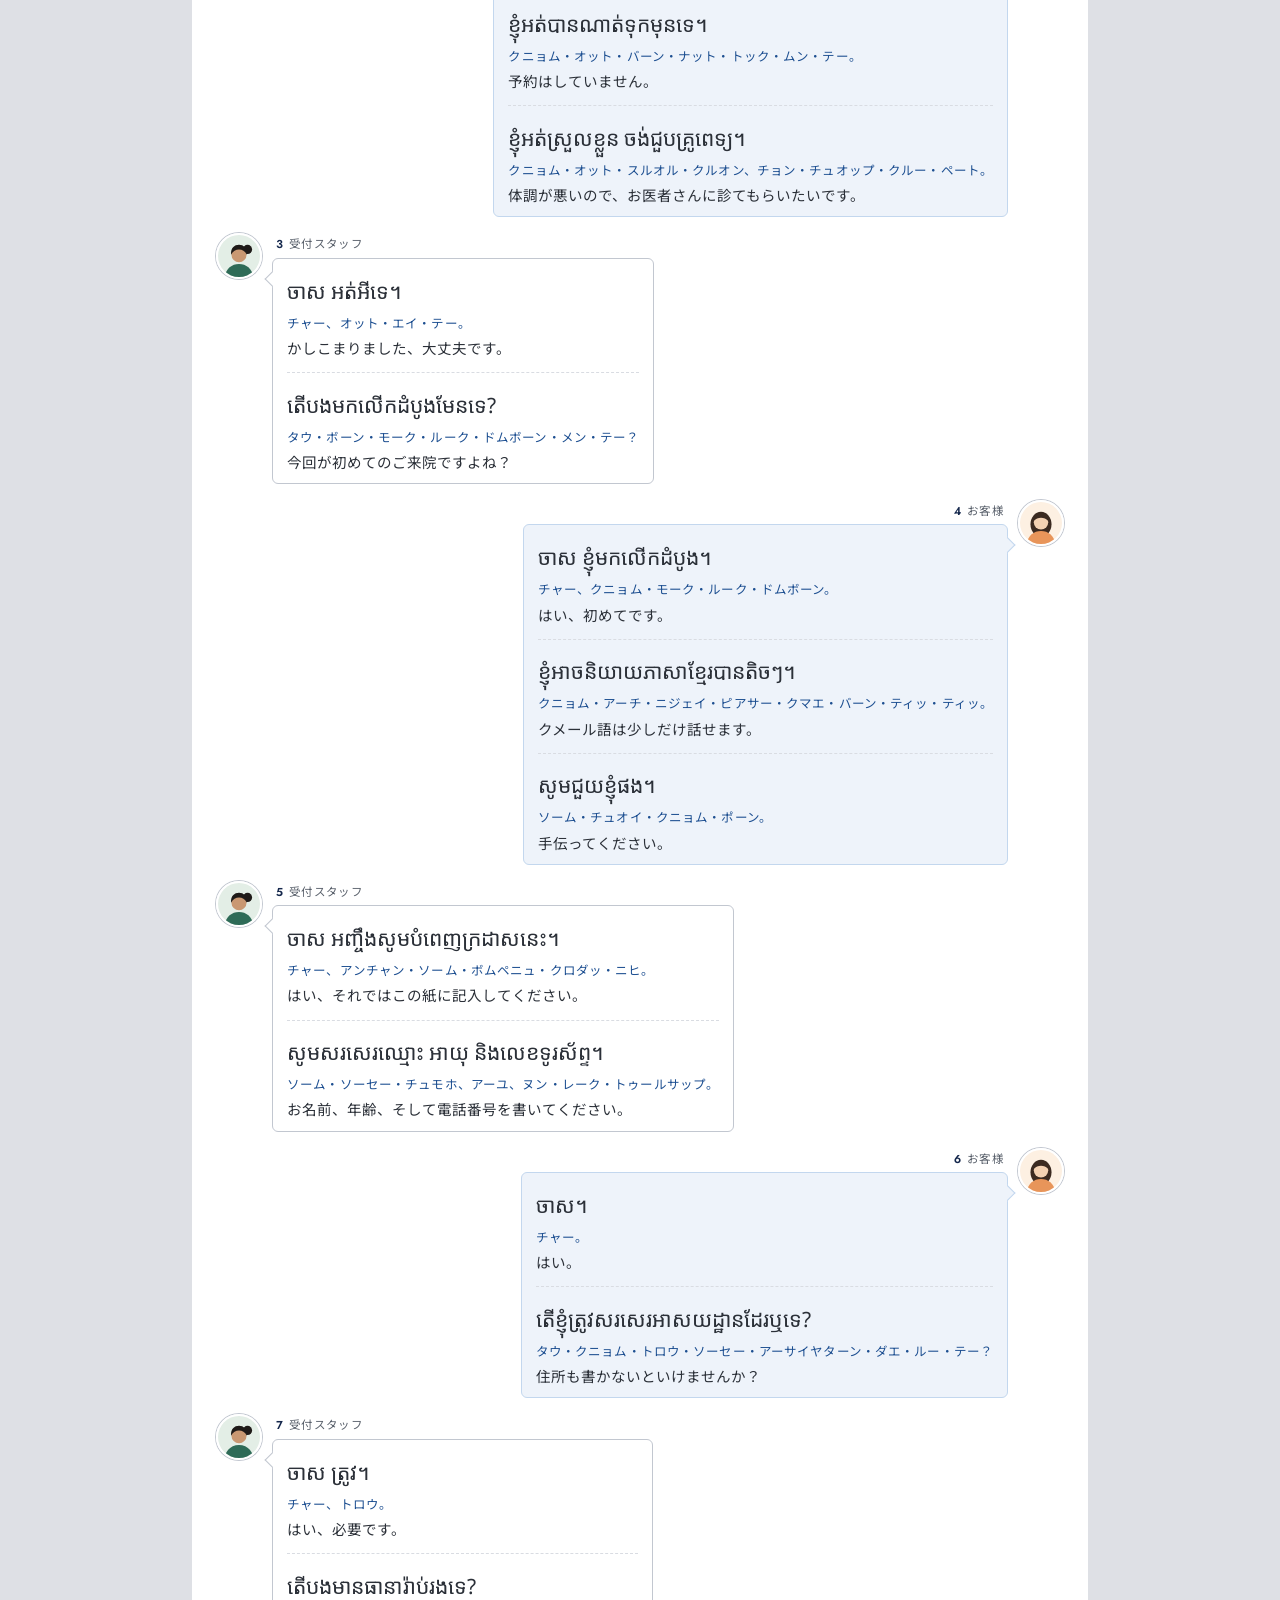
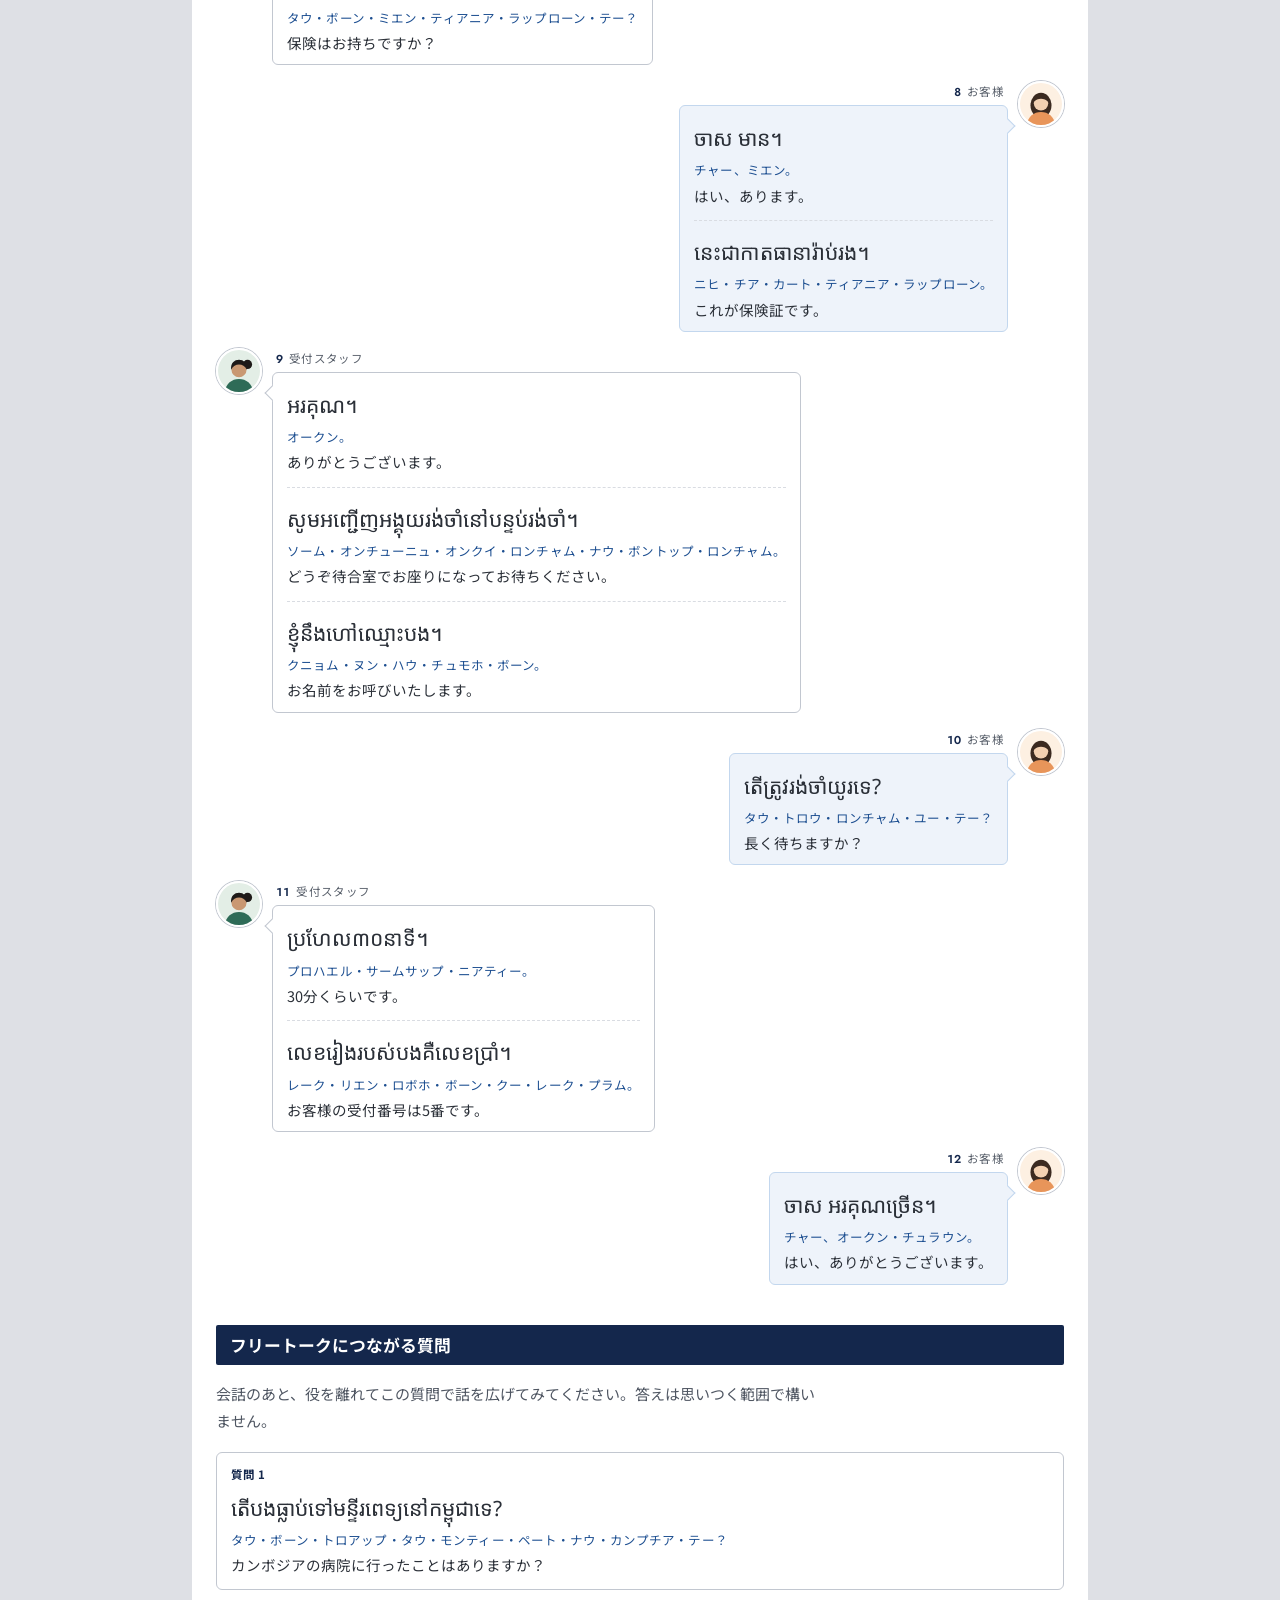
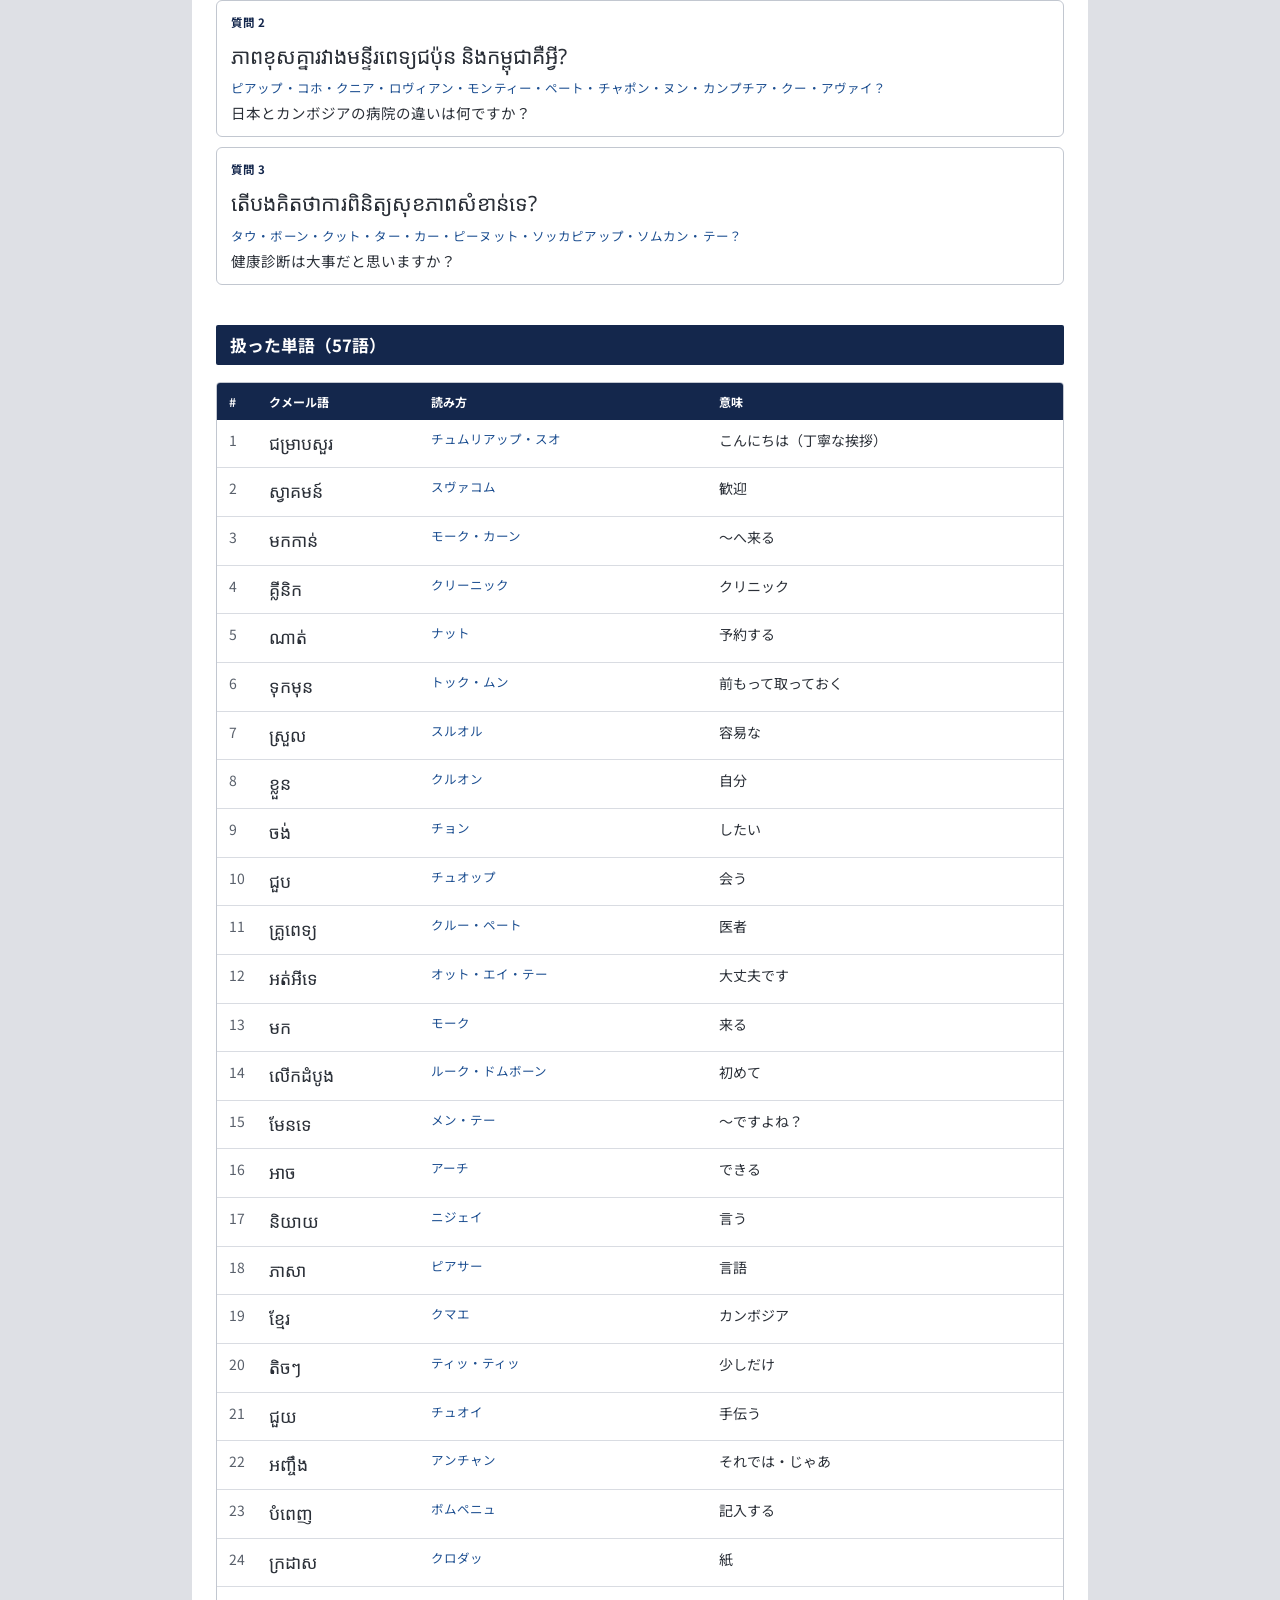
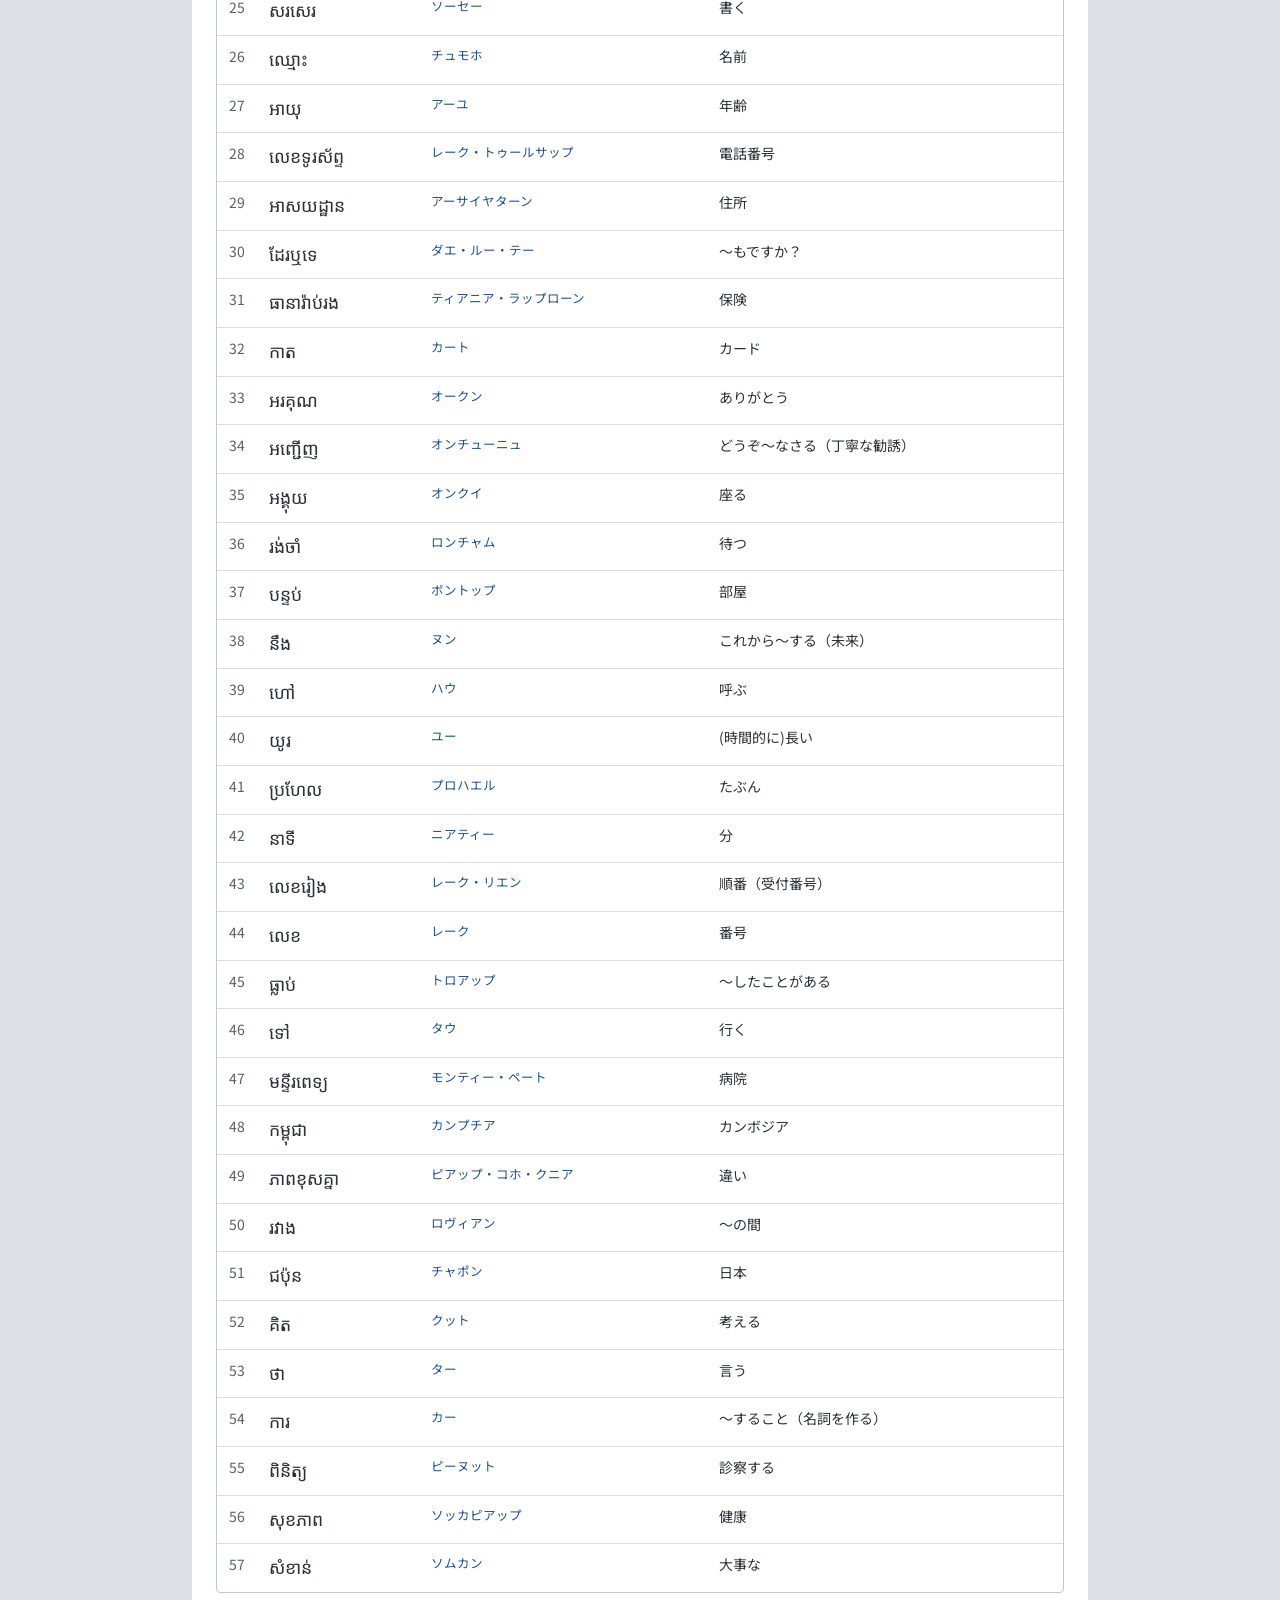
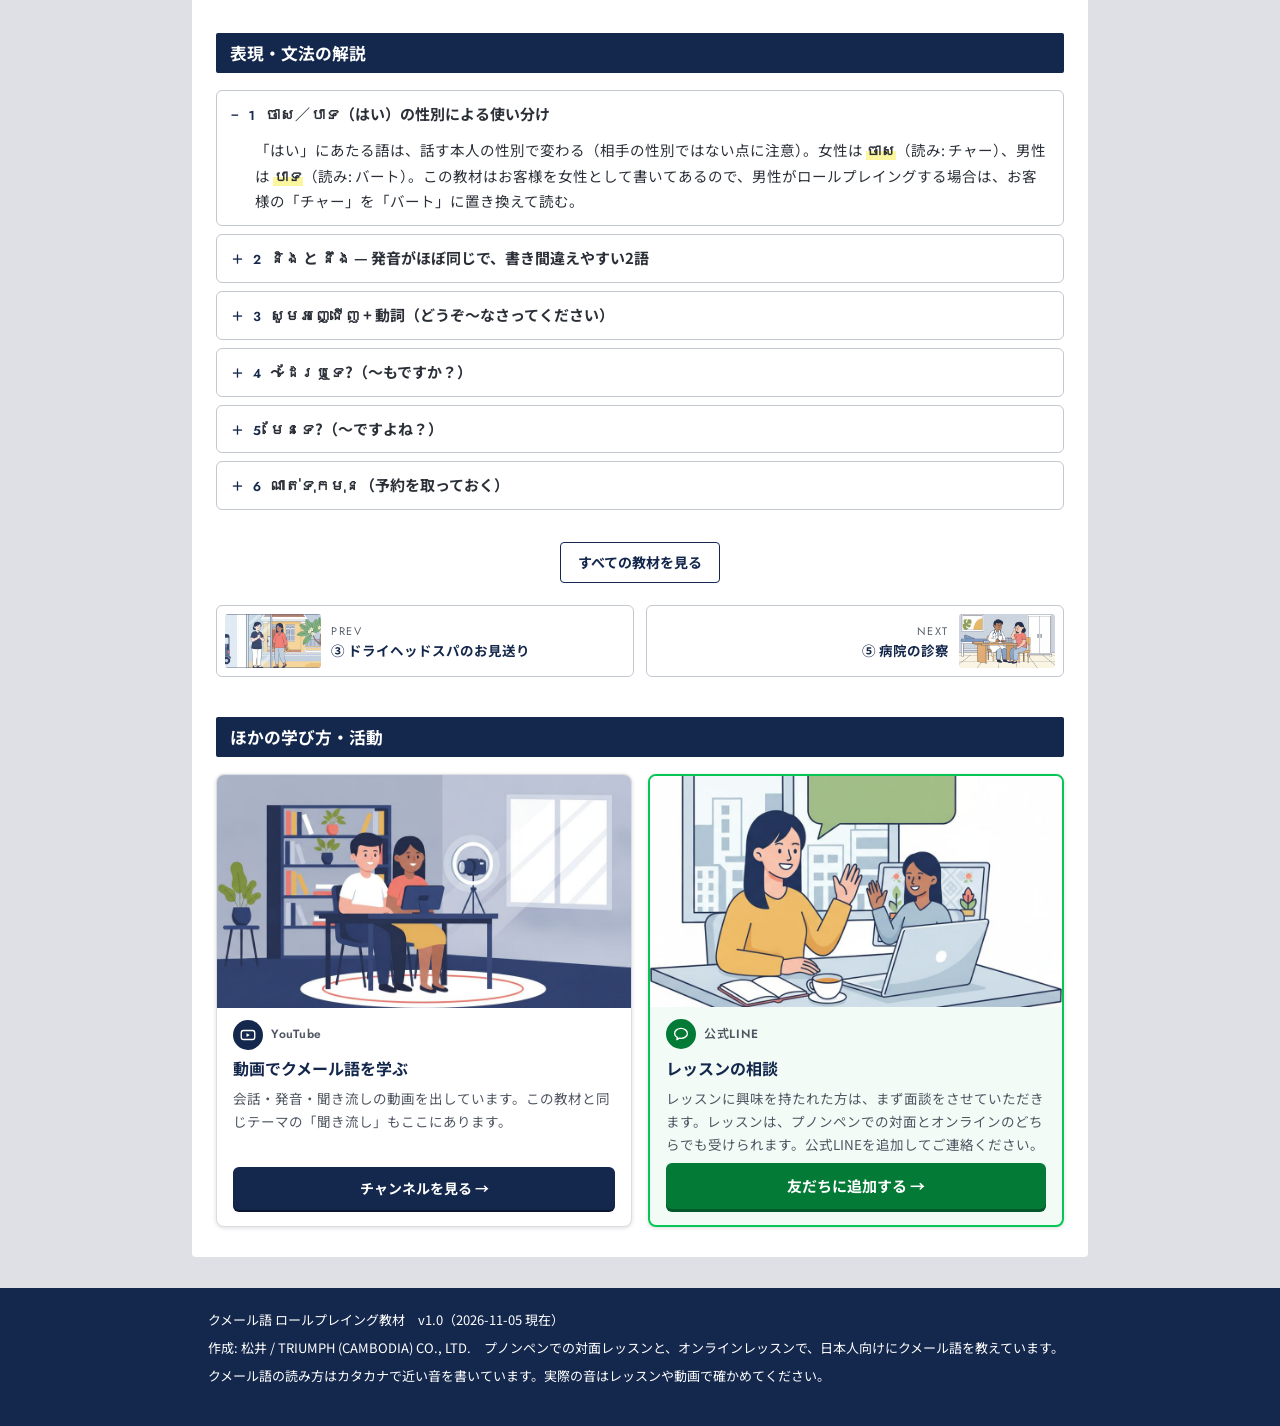
<file: 04/index.html>
<!doctype html>
<html lang="ja">
<head>
<meta charset="utf-8">
<meta name="viewport" content="width=device-width, initial-scale=1, viewport-fit=cover">
<title>病院の受付｜クメール語 ロールプレイング教材</title>
<meta name="description" content="病院の受付。クメール語の会話・読み方・日本語訳・単語57語・文法解説。PDFつき。">
<meta name="theme-color" content="#FDFDFD">
<meta name="color-scheme" content="only light">
<link rel="canonical" href="https://matsui-khmer.github.io/khmer-roleplay/04/">
<meta property="og:title" content="病院の受付｜クメール語 ロールプレイング教材">
<meta property="og:description" content="病院の受付。クメール語の会話・読み方・日本語訳・単語57語・文法解説。PDFつき。">
<meta property="og:type" content="website">
<meta property="og:site_name" content="クメール語 ロールプレイング教材">
<link rel="manifest" href="../manifest.webmanifest">
<link rel="icon" href="../icons/icon-192.png" sizes="192x192" type="image/png">
<link rel="apple-touch-icon" href="../icons/icon-192.png">
<link rel="preconnect" href="https://fonts.googleapis.com">
<link rel="preconnect" href="https://fonts.gstatic.com" crossorigin>
<link rel="stylesheet" href="https://fonts.googleapis.com/css2?family=Noto+Sans+JP:wght@400;500;700&amp;family=Noto+Sans+Khmer:wght@400;600&amp;family=Jost:wght@500;600&amp;display=swap">
<link rel="stylesheet" href="../assets/style.css?v=d20261110b">
</head>
<body>
<a class="skip" href="#main">本文へ</a>
<header class="head"><div class="wrap"><a class="logo" href="../"><small>Khmer roleplay</small>クメール語 ロールプレイング教材</a></div></header>
<div class="bar"><div class="wrap">
<span class="lbl">読み方と日本語訳は、1つずつ押して隠せます</span>
<button type="button" class="sw" data-all="yomi" aria-pressed="true">読みを隠す</button>
<button type="button" class="sw" data-all="ja" aria-pressed="true">日本語を隠す</button>
</div></div>
<nav class="crumb wrap" aria-label="いまいる場所"><ol><li><a href="../">教材の一覧</a></li><li><a href="../?ba=%E3%81%8B%E3%82%89%E3%81%A0">場面: からだ</a></li><li><span aria-current="page">④ 病院の受付</span></li></ol></nav>
<script type="application/ld+json">{"@context": "https://schema.org", "@type": "BreadcrumbList", "itemListElement": [{"@type": "ListItem", "position": 1, "name": "教材の一覧", "item": "https://matsui-khmer.github.io/khmer-roleplay/"}, {"@type": "ListItem", "position": 2, "name": "場面: からだ", "item": "https://matsui-khmer.github.io/khmer-roleplay/?ba=%E3%81%8B%E3%82%89%E3%81%A0"}, {"@type": "ListItem", "position": 3, "name": "④ 病院の受付"}]}</script>
<main id="main" class="wrap">
<p class="eyebrow">ロールプレイング ④</p>
<h1 class="display">病院の受付</h1>
<p class="hero"><img src="../thumbs/04-l.jpg" alt="" width="1280" height="720" decoding="async"></p>
<div class="setting">
<p class="cap">場面設定</p>
<div class="in">
<p>プノンペンのクリニック。日本人のお客様（女性）が、予約なしで来院し、受付で問診票を書いて診察の順番を待つまでの場面。カンボジアのクリニックは予約なしでも受け付けてくれることが多く、受付で番号札を渡される。</p>
<p class="cast">登場人物: 受付スタッフ（店員にあたる役）／お客様（បង、女性を想定）</p>
</div>
</div>
<p class="vid later">この教材と同じテーマの聞き流し動画「聞き流しクメール語271単語【病院で使う】」は <b>11月27日</b> に公開予定です。公開されたら、ここに動画が出ます。</p>
<div class="files">
<a class="btn solid" href="../pdf/04_病院の受付_v1.0_20261105.pdf" target="_blank" rel="noopener">PDFを開く</a>
<a class="btn" href="../pdf/04_病院の受付_v1.0_20261105.pdf" download="04_病院の受付_v1.0_20261105.pdf">PDFを保存</a>
</div>
<p class="fname">保存されるファイル名: 04_病院の受付_v1.0_20261105.pdf</p>

<h2 class="display">会話</h2>
<ul class="talk">
<li class="turn"><span class="av" aria-hidden="true"><svg viewBox="0 0 64 64" aria-hidden="true"><rect width="64" height="64" fill="#E3EEE6"/><circle cx="45" cy="22" r="7" fill="#1E1A18"/><path d="M10 64c2-13 11-20 22-20s20 7 22 20z" fill="#2E6B57"/><circle cx="32" cy="30" r="11.5" fill="#C99872"/><path d="M20 30c-1-10 5-15 12-15s13 5 12 15c-3-6-7-8-12-8s-9 2-12 8z" fill="#1E1A18"/></svg></span><div class="tb"><p class="who"><span class="no" aria-hidden="true">1</span>受付スタッフ</p><div class="bub"><div class="ln"><p class="km" lang="km">ជម្រាបសួរ!</p><button type="button" class="peel yomi" aria-pressed="true"><span class="txt">チュムリアップ・スオ！</span><span class="veil">読みを出す</span></button><button type="button" class="peel ja" aria-pressed="true"><span class="txt">こんにちは！</span><span class="veil">日本語を出す</span></button></div><div class="ln"><p class="km" lang="km">សូមស្វាគមន៍មកកាន់គ្លីនិករបស់យើងខ្ញុំ។</p><button type="button" class="peel yomi" aria-pressed="true"><span class="txt">ソーム・スヴァコム・モーク・カーン・クリーニック・ロボホ・ユーン・クニョム。</span><span class="veil">読みを出す</span></button><button type="button" class="peel ja" aria-pressed="true"><span class="txt">当クリニックへようこそ。</span><span class="veil">日本語を出す</span></button></div><div class="ln"><p class="km" lang="km">តើបងមានណាត់ទុកមុនទេ?</p><button type="button" class="peel yomi" aria-pressed="true"><span class="txt">タウ・ボーン・ミエン・ナット・トック・ムン・テー？</span><span class="veil">読みを出す</span></button><button type="button" class="peel ja" aria-pressed="true"><span class="txt">ご予約はございますか？</span><span class="veil">日本語を出す</span></button></div></div></div></li>
<li class="turn me"><span class="av" aria-hidden="true"><svg viewBox="0 0 64 64" aria-hidden="true"><rect width="64" height="64" fill="#FDF0E2"/><ellipse cx="32" cy="34" rx="16" ry="19" fill="#3B2A20"/><path d="M10 64c2-13 11-20 22-20s20 7 22 20z" fill="#E8955A"/><circle cx="32" cy="31" r="11" fill="#F3D1B2"/><path d="M20 30c0-9 5-14 12-14s12 5 12 14c-4-5-8-6-12-6s-8 1-12 6z" fill="#3B2A20"/></svg></span><div class="tb"><p class="who"><span class="no" aria-hidden="true">2</span>お客様</p><div class="bub"><div class="ln"><p class="km" lang="km">ជម្រាបសួរ!</p><button type="button" class="peel yomi" aria-pressed="true"><span class="txt">チュムリアップ・スオ！</span><span class="veil">読みを出す</span></button><button type="button" class="peel ja" aria-pressed="true"><span class="txt">こんにちは！</span><span class="veil">日本語を出す</span></button></div><div class="ln"><p class="km" lang="km">ខ្ញុំអត់បានណាត់ទុកមុនទេ។</p><button type="button" class="peel yomi" aria-pressed="true"><span class="txt">クニョム・オット・バーン・ナット・トック・ムン・テー。</span><span class="veil">読みを出す</span></button><button type="button" class="peel ja" aria-pressed="true"><span class="txt">予約はしていません。</span><span class="veil">日本語を出す</span></button></div><div class="ln"><p class="km" lang="km">ខ្ញុំអត់ស្រួលខ្លួន ចង់ជួបគ្រូពេទ្យ។</p><button type="button" class="peel yomi" aria-pressed="true"><span class="txt">クニョム・オット・スルオル・クルオン、チョン・チュオップ・クルー・ペート。</span><span class="veil">読みを出す</span></button><button type="button" class="peel ja" aria-pressed="true"><span class="txt">体調が悪いので、お医者さんに診てもらいたいです。</span><span class="veil">日本語を出す</span></button></div></div></div></li>
<li class="turn"><span class="av" aria-hidden="true"><svg viewBox="0 0 64 64" aria-hidden="true"><rect width="64" height="64" fill="#E3EEE6"/><circle cx="45" cy="22" r="7" fill="#1E1A18"/><path d="M10 64c2-13 11-20 22-20s20 7 22 20z" fill="#2E6B57"/><circle cx="32" cy="30" r="11.5" fill="#C99872"/><path d="M20 30c-1-10 5-15 12-15s13 5 12 15c-3-6-7-8-12-8s-9 2-12 8z" fill="#1E1A18"/></svg></span><div class="tb"><p class="who"><span class="no" aria-hidden="true">3</span>受付スタッフ</p><div class="bub"><div class="ln"><p class="km" lang="km">ចាស អត់អីទេ។</p><button type="button" class="peel yomi" aria-pressed="true"><span class="txt">チャー、オット・エイ・テー。</span><span class="veil">読みを出す</span></button><button type="button" class="peel ja" aria-pressed="true"><span class="txt">かしこまりました、大丈夫です。</span><span class="veil">日本語を出す</span></button></div><div class="ln"><p class="km" lang="km">តើបងមកលើកដំបូងមែនទេ?</p><button type="button" class="peel yomi" aria-pressed="true"><span class="txt">タウ・ボーン・モーク・ルーク・ドムボーン・メン・テー？</span><span class="veil">読みを出す</span></button><button type="button" class="peel ja" aria-pressed="true"><span class="txt">今回が初めてのご来院ですよね？</span><span class="veil">日本語を出す</span></button></div></div></div></li>
<li class="turn me"><span class="av" aria-hidden="true"><svg viewBox="0 0 64 64" aria-hidden="true"><rect width="64" height="64" fill="#FDF0E2"/><ellipse cx="32" cy="34" rx="16" ry="19" fill="#3B2A20"/><path d="M10 64c2-13 11-20 22-20s20 7 22 20z" fill="#E8955A"/><circle cx="32" cy="31" r="11" fill="#F3D1B2"/><path d="M20 30c0-9 5-14 12-14s12 5 12 14c-4-5-8-6-12-6s-8 1-12 6z" fill="#3B2A20"/></svg></span><div class="tb"><p class="who"><span class="no" aria-hidden="true">4</span>お客様</p><div class="bub"><div class="ln"><p class="km" lang="km">ចាស ខ្ញុំមកលើកដំបូង។</p><button type="button" class="peel yomi" aria-pressed="true"><span class="txt">チャー、クニョム・モーク・ルーク・ドムボーン。</span><span class="veil">読みを出す</span></button><button type="button" class="peel ja" aria-pressed="true"><span class="txt">はい、初めてです。</span><span class="veil">日本語を出す</span></button></div><div class="ln"><p class="km" lang="km">ខ្ញុំអាចនិយាយភាសាខ្មែរបានតិចៗ។</p><button type="button" class="peel yomi" aria-pressed="true"><span class="txt">クニョム・アーチ・ニジェイ・ピアサー・クマエ・バーン・ティッ・ティッ。</span><span class="veil">読みを出す</span></button><button type="button" class="peel ja" aria-pressed="true"><span class="txt">クメール語は少しだけ話せます。</span><span class="veil">日本語を出す</span></button></div><div class="ln"><p class="km" lang="km">សូមជួយខ្ញុំផង។</p><button type="button" class="peel yomi" aria-pressed="true"><span class="txt">ソーム・チュオイ・クニョム・ポーン。</span><span class="veil">読みを出す</span></button><button type="button" class="peel ja" aria-pressed="true"><span class="txt">手伝ってください。</span><span class="veil">日本語を出す</span></button></div></div></div></li>
<li class="turn"><span class="av" aria-hidden="true"><svg viewBox="0 0 64 64" aria-hidden="true"><rect width="64" height="64" fill="#E3EEE6"/><circle cx="45" cy="22" r="7" fill="#1E1A18"/><path d="M10 64c2-13 11-20 22-20s20 7 22 20z" fill="#2E6B57"/><circle cx="32" cy="30" r="11.5" fill="#C99872"/><path d="M20 30c-1-10 5-15 12-15s13 5 12 15c-3-6-7-8-12-8s-9 2-12 8z" fill="#1E1A18"/></svg></span><div class="tb"><p class="who"><span class="no" aria-hidden="true">5</span>受付スタッフ</p><div class="bub"><div class="ln"><p class="km" lang="km">ចាស អញ្ចឹងសូមបំពេញក្រដាសនេះ។</p><button type="button" class="peel yomi" aria-pressed="true"><span class="txt">チャー、アンチャン・ソーム・ボムペニュ・クロダッ・ニヒ。</span><span class="veil">読みを出す</span></button><button type="button" class="peel ja" aria-pressed="true"><span class="txt">はい、それではこの紙に記入してください。</span><span class="veil">日本語を出す</span></button></div><div class="ln"><p class="km" lang="km">សូមសរសេរឈ្មោះ អាយុ និងលេខទូរស័ព្ទ។</p><button type="button" class="peel yomi" aria-pressed="true"><span class="txt">ソーム・ソーセー・チュモホ、アーユ、ヌン・レーク・トゥールサップ。</span><span class="veil">読みを出す</span></button><button type="button" class="peel ja" aria-pressed="true"><span class="txt">お名前、年齢、そして電話番号を書いてください。</span><span class="veil">日本語を出す</span></button></div></div></div></li>
<li class="turn me"><span class="av" aria-hidden="true"><svg viewBox="0 0 64 64" aria-hidden="true"><rect width="64" height="64" fill="#FDF0E2"/><ellipse cx="32" cy="34" rx="16" ry="19" fill="#3B2A20"/><path d="M10 64c2-13 11-20 22-20s20 7 22 20z" fill="#E8955A"/><circle cx="32" cy="31" r="11" fill="#F3D1B2"/><path d="M20 30c0-9 5-14 12-14s12 5 12 14c-4-5-8-6-12-6s-8 1-12 6z" fill="#3B2A20"/></svg></span><div class="tb"><p class="who"><span class="no" aria-hidden="true">6</span>お客様</p><div class="bub"><div class="ln"><p class="km" lang="km">ចាស។</p><button type="button" class="peel yomi" aria-pressed="true"><span class="txt">チャー。</span><span class="veil">読みを出す</span></button><button type="button" class="peel ja" aria-pressed="true"><span class="txt">はい。</span><span class="veil">日本語を出す</span></button></div><div class="ln"><p class="km" lang="km">តើខ្ញុំត្រូវសរសេរអាសយដ្ឋានដែរឬទេ?</p><button type="button" class="peel yomi" aria-pressed="true"><span class="txt">タウ・クニョム・トロウ・ソーセー・アーサイヤターン・ダエ・ルー・テー？</span><span class="veil">読みを出す</span></button><button type="button" class="peel ja" aria-pressed="true"><span class="txt">住所も書かないといけませんか？</span><span class="veil">日本語を出す</span></button></div></div></div></li>
<li class="turn"><span class="av" aria-hidden="true"><svg viewBox="0 0 64 64" aria-hidden="true"><rect width="64" height="64" fill="#E3EEE6"/><circle cx="45" cy="22" r="7" fill="#1E1A18"/><path d="M10 64c2-13 11-20 22-20s20 7 22 20z" fill="#2E6B57"/><circle cx="32" cy="30" r="11.5" fill="#C99872"/><path d="M20 30c-1-10 5-15 12-15s13 5 12 15c-3-6-7-8-12-8s-9 2-12 8z" fill="#1E1A18"/></svg></span><div class="tb"><p class="who"><span class="no" aria-hidden="true">7</span>受付スタッフ</p><div class="bub"><div class="ln"><p class="km" lang="km">ចាស ត្រូវ។</p><button type="button" class="peel yomi" aria-pressed="true"><span class="txt">チャー、トロウ。</span><span class="veil">読みを出す</span></button><button type="button" class="peel ja" aria-pressed="true"><span class="txt">はい、必要です。</span><span class="veil">日本語を出す</span></button></div><div class="ln"><p class="km" lang="km">តើបងមានធានារ៉ាប់រងទេ?</p><button type="button" class="peel yomi" aria-pressed="true"><span class="txt">タウ・ボーン・ミエン・ティアニア・ラップローン・テー？</span><span class="veil">読みを出す</span></button><button type="button" class="peel ja" aria-pressed="true"><span class="txt">保険はお持ちですか？</span><span class="veil">日本語を出す</span></button></div></div></div></li>
<li class="turn me"><span class="av" aria-hidden="true"><svg viewBox="0 0 64 64" aria-hidden="true"><rect width="64" height="64" fill="#FDF0E2"/><ellipse cx="32" cy="34" rx="16" ry="19" fill="#3B2A20"/><path d="M10 64c2-13 11-20 22-20s20 7 22 20z" fill="#E8955A"/><circle cx="32" cy="31" r="11" fill="#F3D1B2"/><path d="M20 30c0-9 5-14 12-14s12 5 12 14c-4-5-8-6-12-6s-8 1-12 6z" fill="#3B2A20"/></svg></span><div class="tb"><p class="who"><span class="no" aria-hidden="true">8</span>お客様</p><div class="bub"><div class="ln"><p class="km" lang="km">ចាស មាន។</p><button type="button" class="peel yomi" aria-pressed="true"><span class="txt">チャー、ミエン。</span><span class="veil">読みを出す</span></button><button type="button" class="peel ja" aria-pressed="true"><span class="txt">はい、あります。</span><span class="veil">日本語を出す</span></button></div><div class="ln"><p class="km" lang="km">នេះជាកាតធានារ៉ាប់រង។</p><button type="button" class="peel yomi" aria-pressed="true"><span class="txt">ニヒ・チア・カート・ティアニア・ラップローン。</span><span class="veil">読みを出す</span></button><button type="button" class="peel ja" aria-pressed="true"><span class="txt">これが保険証です。</span><span class="veil">日本語を出す</span></button></div></div></div></li>
<li class="turn"><span class="av" aria-hidden="true"><svg viewBox="0 0 64 64" aria-hidden="true"><rect width="64" height="64" fill="#E3EEE6"/><circle cx="45" cy="22" r="7" fill="#1E1A18"/><path d="M10 64c2-13 11-20 22-20s20 7 22 20z" fill="#2E6B57"/><circle cx="32" cy="30" r="11.5" fill="#C99872"/><path d="M20 30c-1-10 5-15 12-15s13 5 12 15c-3-6-7-8-12-8s-9 2-12 8z" fill="#1E1A18"/></svg></span><div class="tb"><p class="who"><span class="no" aria-hidden="true">9</span>受付スタッフ</p><div class="bub"><div class="ln"><p class="km" lang="km">អរគុណ។</p><button type="button" class="peel yomi" aria-pressed="true"><span class="txt">オークン。</span><span class="veil">読みを出す</span></button><button type="button" class="peel ja" aria-pressed="true"><span class="txt">ありがとうございます。</span><span class="veil">日本語を出す</span></button></div><div class="ln"><p class="km" lang="km">សូមអញ្ជើញអង្គុយរង់ចាំនៅបន្ទប់រង់ចាំ។</p><button type="button" class="peel yomi" aria-pressed="true"><span class="txt">ソーム・オンチューニュ・オンクイ・ロンチャム・ナウ・ボントップ・ロンチャム。</span><span class="veil">読みを出す</span></button><button type="button" class="peel ja" aria-pressed="true"><span class="txt">どうぞ待合室でお座りになってお待ちください。</span><span class="veil">日本語を出す</span></button></div><div class="ln"><p class="km" lang="km">ខ្ញុំនឹងហៅឈ្មោះបង។</p><button type="button" class="peel yomi" aria-pressed="true"><span class="txt">クニョム・ヌン・ハウ・チュモホ・ボーン。</span><span class="veil">読みを出す</span></button><button type="button" class="peel ja" aria-pressed="true"><span class="txt">お名前をお呼びいたします。</span><span class="veil">日本語を出す</span></button></div></div></div></li>
<li class="turn me"><span class="av" aria-hidden="true"><svg viewBox="0 0 64 64" aria-hidden="true"><rect width="64" height="64" fill="#FDF0E2"/><ellipse cx="32" cy="34" rx="16" ry="19" fill="#3B2A20"/><path d="M10 64c2-13 11-20 22-20s20 7 22 20z" fill="#E8955A"/><circle cx="32" cy="31" r="11" fill="#F3D1B2"/><path d="M20 30c0-9 5-14 12-14s12 5 12 14c-4-5-8-6-12-6s-8 1-12 6z" fill="#3B2A20"/></svg></span><div class="tb"><p class="who"><span class="no" aria-hidden="true">10</span>お客様</p><div class="bub"><div class="ln"><p class="km" lang="km">តើត្រូវរង់ចាំយូរទេ?</p><button type="button" class="peel yomi" aria-pressed="true"><span class="txt">タウ・トロウ・ロンチャム・ユー・テー？</span><span class="veil">読みを出す</span></button><button type="button" class="peel ja" aria-pressed="true"><span class="txt">長く待ちますか？</span><span class="veil">日本語を出す</span></button></div></div></div></li>
<li class="turn"><span class="av" aria-hidden="true"><svg viewBox="0 0 64 64" aria-hidden="true"><rect width="64" height="64" fill="#E3EEE6"/><circle cx="45" cy="22" r="7" fill="#1E1A18"/><path d="M10 64c2-13 11-20 22-20s20 7 22 20z" fill="#2E6B57"/><circle cx="32" cy="30" r="11.5" fill="#C99872"/><path d="M20 30c-1-10 5-15 12-15s13 5 12 15c-3-6-7-8-12-8s-9 2-12 8z" fill="#1E1A18"/></svg></span><div class="tb"><p class="who"><span class="no" aria-hidden="true">11</span>受付スタッフ</p><div class="bub"><div class="ln"><p class="km" lang="km">ប្រហែល៣០នាទី។</p><button type="button" class="peel yomi" aria-pressed="true"><span class="txt">プロハエル・サームサップ・ニアティー。</span><span class="veil">読みを出す</span></button><button type="button" class="peel ja" aria-pressed="true"><span class="txt">30分くらいです。</span><span class="veil">日本語を出す</span></button></div><div class="ln"><p class="km" lang="km">លេខរៀងរបស់បងគឺលេខប្រាំ។</p><button type="button" class="peel yomi" aria-pressed="true"><span class="txt">レーク・リエン・ロボホ・ボーン・クー・レーク・プラム。</span><span class="veil">読みを出す</span></button><button type="button" class="peel ja" aria-pressed="true"><span class="txt">お客様の受付番号は5番です。</span><span class="veil">日本語を出す</span></button></div></div></div></li>
<li class="turn me"><span class="av" aria-hidden="true"><svg viewBox="0 0 64 64" aria-hidden="true"><rect width="64" height="64" fill="#FDF0E2"/><ellipse cx="32" cy="34" rx="16" ry="19" fill="#3B2A20"/><path d="M10 64c2-13 11-20 22-20s20 7 22 20z" fill="#E8955A"/><circle cx="32" cy="31" r="11" fill="#F3D1B2"/><path d="M20 30c0-9 5-14 12-14s12 5 12 14c-4-5-8-6-12-6s-8 1-12 6z" fill="#3B2A20"/></svg></span><div class="tb"><p class="who"><span class="no" aria-hidden="true">12</span>お客様</p><div class="bub"><div class="ln"><p class="km" lang="km">ចាស អរគុណច្រើន។</p><button type="button" class="peel yomi" aria-pressed="true"><span class="txt">チャー、オークン・チュラウン。</span><span class="veil">読みを出す</span></button><button type="button" class="peel ja" aria-pressed="true"><span class="txt">はい、ありがとうございます。</span><span class="veil">日本語を出す</span></button></div></div></div></li>
</ul>

<h2 class="display">フリートークにつながる質問</h2>
<p class="lede">会話のあと、役を離れてこの質問で話を広げてみてください。答えは思いつく範囲で構いません。</p>
<ul class="q">
<li><p class="qn">質問 1</p><p class="km" lang="km">តើបងធ្លាប់ទៅមន្ទីរពេទ្យនៅកម្ពុជាទេ?</p><button type="button" class="peel yomi" aria-pressed="true"><span class="txt">タウ・ボーン・トロアップ・タウ・モンティー・ペート・ナウ・カンプチア・テー？</span><span class="veil">読みを出す</span></button><button type="button" class="peel ja" aria-pressed="true"><span class="txt">カンボジアの病院に行ったことはありますか？</span><span class="veil">日本語を出す</span></button></li>
<li><p class="qn">質問 2</p><p class="km" lang="km">ភាពខុសគ្នារវាងមន្ទីរពេទ្យជប៉ុន និងកម្ពុជាគឺអ្វី?</p><button type="button" class="peel yomi" aria-pressed="true"><span class="txt">ピアップ・コホ・クニア・ロヴィアン・モンティー・ペート・チャポン・ヌン・カンプチア・クー・アヴァイ？</span><span class="veil">読みを出す</span></button><button type="button" class="peel ja" aria-pressed="true"><span class="txt">日本とカンボジアの病院の違いは何ですか？</span><span class="veil">日本語を出す</span></button></li>
<li><p class="qn">質問 3</p><p class="km" lang="km">តើបងគិតថាការពិនិត្យសុខភាពសំខាន់ទេ?</p><button type="button" class="peel yomi" aria-pressed="true"><span class="txt">タウ・ボーン・クット・ター・カー・ピーヌット・ソッカピアップ・ソムカン・テー？</span><span class="veil">読みを出す</span></button><button type="button" class="peel ja" aria-pressed="true"><span class="txt">健康診断は大事だと思いますか？</span><span class="veil">日本語を出す</span></button></li>
</ul>

<h2 class="display">扱った単語（57語）</h2>
<div class="tablewrap">
<table class="words">
<thead><tr><th>#</th><th>クメール語</th><th>読み方</th><th>意味</th></tr></thead>
<tbody>
<tr><td class="i">1</td><td class="w" lang="km">ជម្រាបសួរ</td><td class="y">チュムリアップ・スオ</td><td>こんにちは（丁寧な挨拶）</td></tr>
<tr><td class="i">2</td><td class="w" lang="km">ស្វាគមន៍</td><td class="y">スヴァコム</td><td>歓迎</td></tr>
<tr><td class="i">3</td><td class="w" lang="km">មកកាន់</td><td class="y">モーク・カーン</td><td>〜へ来る</td></tr>
<tr><td class="i">4</td><td class="w" lang="km">គ្លីនិក</td><td class="y">クリーニック</td><td>クリニック</td></tr>
<tr><td class="i">5</td><td class="w" lang="km">ណាត់</td><td class="y">ナット</td><td>予約する</td></tr>
<tr><td class="i">6</td><td class="w" lang="km">ទុកមុន</td><td class="y">トック・ムン</td><td>前もって取っておく</td></tr>
<tr><td class="i">7</td><td class="w" lang="km">ស្រួល</td><td class="y">スルオル</td><td>容易な</td></tr>
<tr><td class="i">8</td><td class="w" lang="km">ខ្លួន</td><td class="y">クルオン</td><td>自分</td></tr>
<tr><td class="i">9</td><td class="w" lang="km">ចង់</td><td class="y">チョン</td><td>したい</td></tr>
<tr><td class="i">10</td><td class="w" lang="km">ជួប</td><td class="y">チュオップ</td><td>会う</td></tr>
<tr><td class="i">11</td><td class="w" lang="km">គ្រូពេទ្យ</td><td class="y">クルー・ペート</td><td>医者</td></tr>
<tr><td class="i">12</td><td class="w" lang="km">អត់អីទេ</td><td class="y">オット・エイ・テー</td><td>大丈夫です</td></tr>
<tr><td class="i">13</td><td class="w" lang="km">មក</td><td class="y">モーク</td><td>来る</td></tr>
<tr><td class="i">14</td><td class="w" lang="km">លើកដំបូង</td><td class="y">ルーク・ドムボーン</td><td>初めて</td></tr>
<tr><td class="i">15</td><td class="w" lang="km">មែនទេ</td><td class="y">メン・テー</td><td>〜ですよね？</td></tr>
<tr><td class="i">16</td><td class="w" lang="km">អាច</td><td class="y">アーチ</td><td>できる</td></tr>
<tr><td class="i">17</td><td class="w" lang="km">និយាយ</td><td class="y">ニジェイ</td><td>言う</td></tr>
<tr><td class="i">18</td><td class="w" lang="km">ភាសា</td><td class="y">ピアサー</td><td>言語</td></tr>
<tr><td class="i">19</td><td class="w" lang="km">ខ្មែរ</td><td class="y">クマエ</td><td>カンボジア</td></tr>
<tr><td class="i">20</td><td class="w" lang="km">តិចៗ</td><td class="y">ティッ・ティッ</td><td>少しだけ</td></tr>
<tr><td class="i">21</td><td class="w" lang="km">ជួយ</td><td class="y">チュオイ</td><td>手伝う</td></tr>
<tr><td class="i">22</td><td class="w" lang="km">អញ្ចឹង</td><td class="y">アンチャン</td><td>それでは・じゃあ</td></tr>
<tr><td class="i">23</td><td class="w" lang="km">បំពេញ</td><td class="y">ボムペニュ</td><td>記入する</td></tr>
<tr><td class="i">24</td><td class="w" lang="km">ក្រដាស</td><td class="y">クロダッ</td><td>紙</td></tr>
<tr><td class="i">25</td><td class="w" lang="km">សរសេរ</td><td class="y">ソーセー</td><td>書く</td></tr>
<tr><td class="i">26</td><td class="w" lang="km">ឈ្មោះ</td><td class="y">チュモホ</td><td>名前</td></tr>
<tr><td class="i">27</td><td class="w" lang="km">អាយុ</td><td class="y">アーユ</td><td>年齢</td></tr>
<tr><td class="i">28</td><td class="w" lang="km">លេខទូរស័ព្ទ</td><td class="y">レーク・トゥールサップ</td><td>電話番号</td></tr>
<tr><td class="i">29</td><td class="w" lang="km">អាសយដ្ឋាន</td><td class="y">アーサイヤターン</td><td>住所</td></tr>
<tr><td class="i">30</td><td class="w" lang="km">ដែរឬទេ</td><td class="y">ダエ・ルー・テー</td><td>〜もですか？</td></tr>
<tr><td class="i">31</td><td class="w" lang="km">ធានារ៉ាប់រង</td><td class="y">ティアニア・ラップローン</td><td>保険</td></tr>
<tr><td class="i">32</td><td class="w" lang="km">កាត</td><td class="y">カート</td><td>カード</td></tr>
<tr><td class="i">33</td><td class="w" lang="km">អរគុណ</td><td class="y">オークン</td><td>ありがとう</td></tr>
<tr><td class="i">34</td><td class="w" lang="km">អញ្ជើញ</td><td class="y">オンチューニュ</td><td>どうぞ〜なさる（丁寧な勧誘）</td></tr>
<tr><td class="i">35</td><td class="w" lang="km">អង្គុយ</td><td class="y">オンクイ</td><td>座る</td></tr>
<tr><td class="i">36</td><td class="w" lang="km">រង់ចាំ</td><td class="y">ロンチャム</td><td>待つ</td></tr>
<tr><td class="i">37</td><td class="w" lang="km">បន្ទប់</td><td class="y">ボントップ</td><td>部屋</td></tr>
<tr><td class="i">38</td><td class="w" lang="km">នឹង</td><td class="y">ヌン</td><td>これから〜する（未来）</td></tr>
<tr><td class="i">39</td><td class="w" lang="km">ហៅ</td><td class="y">ハウ</td><td>呼ぶ</td></tr>
<tr><td class="i">40</td><td class="w" lang="km">យូរ</td><td class="y">ユー</td><td>(時間的に)長い</td></tr>
<tr><td class="i">41</td><td class="w" lang="km">ប្រហែល</td><td class="y">プロハエル</td><td>たぶん</td></tr>
<tr><td class="i">42</td><td class="w" lang="km">នាទី</td><td class="y">ニアティー</td><td>分</td></tr>
<tr><td class="i">43</td><td class="w" lang="km">លេខរៀង</td><td class="y">レーク・リエン</td><td>順番（受付番号）</td></tr>
<tr><td class="i">44</td><td class="w" lang="km">លេខ</td><td class="y">レーク</td><td>番号</td></tr>
<tr><td class="i">45</td><td class="w" lang="km">ធ្លាប់</td><td class="y">トロアップ</td><td>〜したことがある</td></tr>
<tr><td class="i">46</td><td class="w" lang="km">ទៅ</td><td class="y">タウ</td><td>行く</td></tr>
<tr><td class="i">47</td><td class="w" lang="km">មន្ទីរពេទ្យ</td><td class="y">モンティー・ペート</td><td>病院</td></tr>
<tr><td class="i">48</td><td class="w" lang="km">កម្ពុជា</td><td class="y">カンプチア</td><td>カンボジア</td></tr>
<tr><td class="i">49</td><td class="w" lang="km">ភាពខុសគ្នា</td><td class="y">ピアップ・コホ・クニア</td><td>違い</td></tr>
<tr><td class="i">50</td><td class="w" lang="km">រវាង</td><td class="y">ロヴィアン</td><td>〜の間</td></tr>
<tr><td class="i">51</td><td class="w" lang="km">ជប៉ុន</td><td class="y">チャポン</td><td>日本</td></tr>
<tr><td class="i">52</td><td class="w" lang="km">គិត</td><td class="y">クット</td><td>考える</td></tr>
<tr><td class="i">53</td><td class="w" lang="km">ថា</td><td class="y">ター</td><td>言う</td></tr>
<tr><td class="i">54</td><td class="w" lang="km">ការ</td><td class="y">カー</td><td>〜すること（名詞を作る）</td></tr>
<tr><td class="i">55</td><td class="w" lang="km">ពិនិត្យ</td><td class="y">ピーヌット</td><td>診察する</td></tr>
<tr><td class="i">56</td><td class="w" lang="km">សុខភាព</td><td class="y">ソッカピアップ</td><td>健康</td></tr>
<tr><td class="i">57</td><td class="w" lang="km">សំខាន់</td><td class="y">ソムカン</td><td>大事な</td></tr>
</tbody>
</table>
</div>

<h2 class="display">表現・文法の解説</h2>
<details class="note" open><summary><span class="sn">1</span><span>ចាស／បាទ（はい）の性別による使い分け</span></summary><div class="body"><p>「はい」にあたる語は、話す本人の性別で変わる（相手の性別ではない点に注意）。女性は <strong>ចាស</strong>（読み: チャー）、男性は <strong>បាទ</strong>（読み: バート）。この教材はお客様を女性として書いてあるので、男性がロールプレイングする場合は、お客様の「チャー」を「バート」に置き換えて読む。</p></div></details>
<details class="note"><summary><span class="sn">2</span><span>និង と នឹង — 発音がほぼ同じで、書き間違えやすい2語</span></summary><div class="body"><p><strong>5番の <span class="kmi">និង</span></strong> は「〜と」の接続詞（「名前、年齢、<strong>そして</strong>電話番号」）。<strong>9番の <span class="kmi">នឹង</span></strong> は「これから〜する」を表す語（「お名前を<strong>お呼びします</strong>」）。<strong>この2つは発音がほぼ同じ</strong>で、書くときに取り違えやすい。意味はまったく違うので、クメール語の文を読むときは毎回ここを見る。</p></div></details>
<details class="note"><summary><span class="sn">3</span><span>សូមអញ្ជើញ + 動詞（どうぞ〜なさってください）</span></summary><div class="body"><p><span class="kmi">សូម</span> よりさらに丁寧な、接客・案内特有の表現。9番の <span class="kmi">សូមអញ្ជើញអង្គុយ</span>（どうぞお座りください）のように、お客様に何かをしてもらう場面で使う。病院の受付や看護師も同じ言い方をする。</p></div></details>
<details class="note"><summary><span class="sn">4</span><span>〜ដែរឬទេ?（〜もですか？）</span></summary><div class="body"><p>6番の <span class="kmi">តើខ្ញុំត្រូវសរសេរអាសយដ្ឋានដែរឬទេ?</span>（住所<strong>も</strong>書かないといけませんか？）。<span class="kmi">ដែរ</span> が「〜も」、<span class="kmi">ឬទេ</span> が「〜ですか」にあたる。すでに出た話に付け足して聞くときの形。</p></div></details>
<details class="note"><summary><span class="sn">5</span><span>មែនទេ?（〜ですよね？）</span></summary><div class="body"><p>3番の <span class="kmi">តើបងមកលើកដំបូងមែនទេ?</span>。自分の予想を相手に確かめる言い方。<span class="kmi">តើ〜ទេ?</span>（〜ですか）より、相手の答えをある程度わかっている場合に使う。</p></div></details>
<details class="note"><summary><span class="sn">6</span><span>ណាត់ទុកមុន（予約を取っておく）</span></summary><div class="body"><p><span class="kmi">តើបងមានណាត់ទុកមុនទេ?</span>（ご予約はお取りですか）。<span class="kmi">ណាត់</span>（ナット）だけでも「約束・予約」だが、病院の受付では <strong><span class="kmi">ទុកមុន</span>（トック・ムン＝前もって取っておく）を付けるのがふつう</strong>。カンボジアのクリニックは予約なしでも受け付けてくれることが多いので、<span class="kmi">ខ្ញុំអត់បានណាត់ទុកមុនទេ</span>（予約はしていません）も一緒に覚えておくと使える。<strong><span class="kmi">អត់បាន</span>（オット・バーン）は「〜しなかった」</strong>で、過去にその行為をしていないことを表す。</p></div></details>

<p class="allbtn"><a class="btn" href="../">すべての教材を見る</a></p>
<nav class="nav2"><a class="prev" href="../03/"><img src="../thumbs/03.jpg" alt="" width="640" height="360" loading="lazy" decoding="async"><span><span class="d">PREV</span><span class="t">③ ドライヘッドスパのお見送り</span></span></a><a class="next" href="../05/"><img src="../thumbs/05.jpg" alt="" width="640" height="360" loading="lazy" decoding="async"><span><span class="d">NEXT</span><span class="t">⑤ 病院の診察</span></span></a></nav>
<h2 class="display" id="service">ほかの学び方・活動</h2>
<ul class="svc small">
<li><a class="sv" href="https://www.youtube.com/@cambodia_shibu" target="_blank" rel="noopener" aria-label="YouTube：動画でクメール語を学ぶ（チャンネルを見る）"><span class="pic"><img src="../svc/youtube.jpg" alt="" width="640" height="360" loading="lazy" decoding="async"></span><div class="sb"><span class="top"><span class="ic" aria-hidden="true"><svg viewBox="0 0 24 24"><rect x="3" y="6" width="18" height="12" rx="3" fill="none" stroke="currentColor" stroke-width="1.8"/><path d="M10 9.5v5l4.5-2.5z" fill="currentColor"/></svg></span><span class="who">YouTube</span></span><h3>動画でクメール語を学ぶ</h3><span class="tx">会話・発音・聞き流しの動画を出しています。この教材と同じテーマの「聞き流し」もここにあります。</span><span class="go" aria-hidden="true">チャンネルを見る →</span></div></a></li>
<li class="line"><a class="sv" href="https://matsui-khmer.github.io/khmer-word-app/line/?src=kyozai" target="_blank" rel="noopener" aria-label="公式LINE：レッスンの相談（友だちに追加する）"><span class="pic"><img src="../svc/line.jpg" alt="" width="640" height="360" loading="lazy" decoding="async"></span><div class="sb"><span class="top"><span class="ic" aria-hidden="true"><svg viewBox="0 0 24 24"><path d="M12 4.5c-4.7 0-8.5 3-8.5 6.7 0 2.2 1.4 4.2 3.6 5.4l-.6 3 3.3-2c.7.2 1.4.2 2.2.2 4.7 0 8.5-3 8.5-6.6S16.7 4.5 12 4.5z" fill="none" stroke="currentColor" stroke-width="1.8" stroke-linejoin="round"/></svg></span><span class="who">公式LINE</span></span><h3>レッスンの相談</h3><span class="tx">レッスンに興味を持たれた方は、まず面談をさせていただきます。レッスンは、プノンペンでの対面とオンラインのどちらでも受けられます。公式LINEを追加してご連絡ください。</span><span class="go" aria-hidden="true">友だちに追加する →</span></div></a></li>
</ul>
</main>
<footer class="foot"><div class="wrap">
<p>クメール語 ロールプレイング教材　v1.0（2026-11-05 現在）</p>
<p>作成: 松井 / TRIUMPH (CAMBODIA) CO., LTD.　プノンペンでの対面レッスンと、オンラインレッスンで、日本人向けにクメール語を教えています。</p>
<p>クメール語の読み方はカタカナで近い音を書いています。実際の音はレッスンや動画で確かめてください。</p>
</div></footer>
<script>window.BASE="/khmer-roleplay/";</script>
<script src="../assets/app.js?v=d20261110b" defer></script>
</body>
</html>
</file>
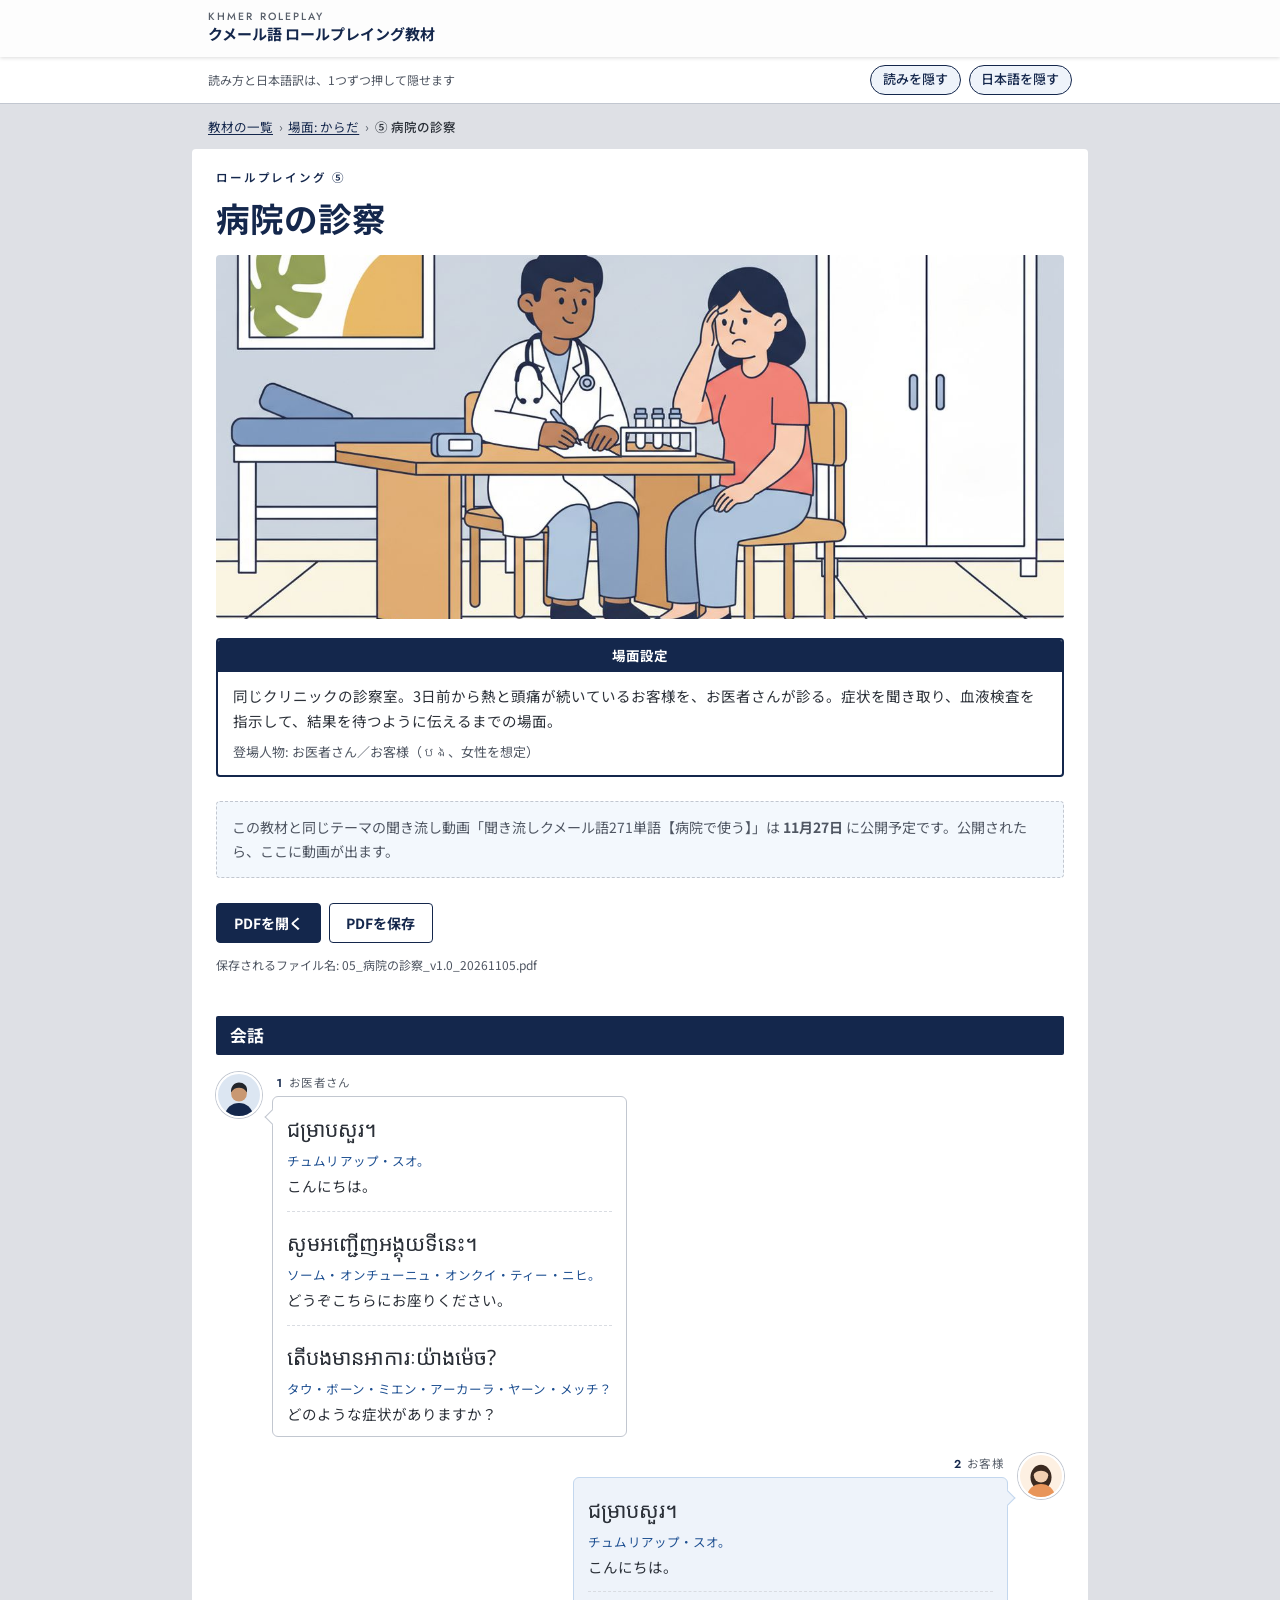
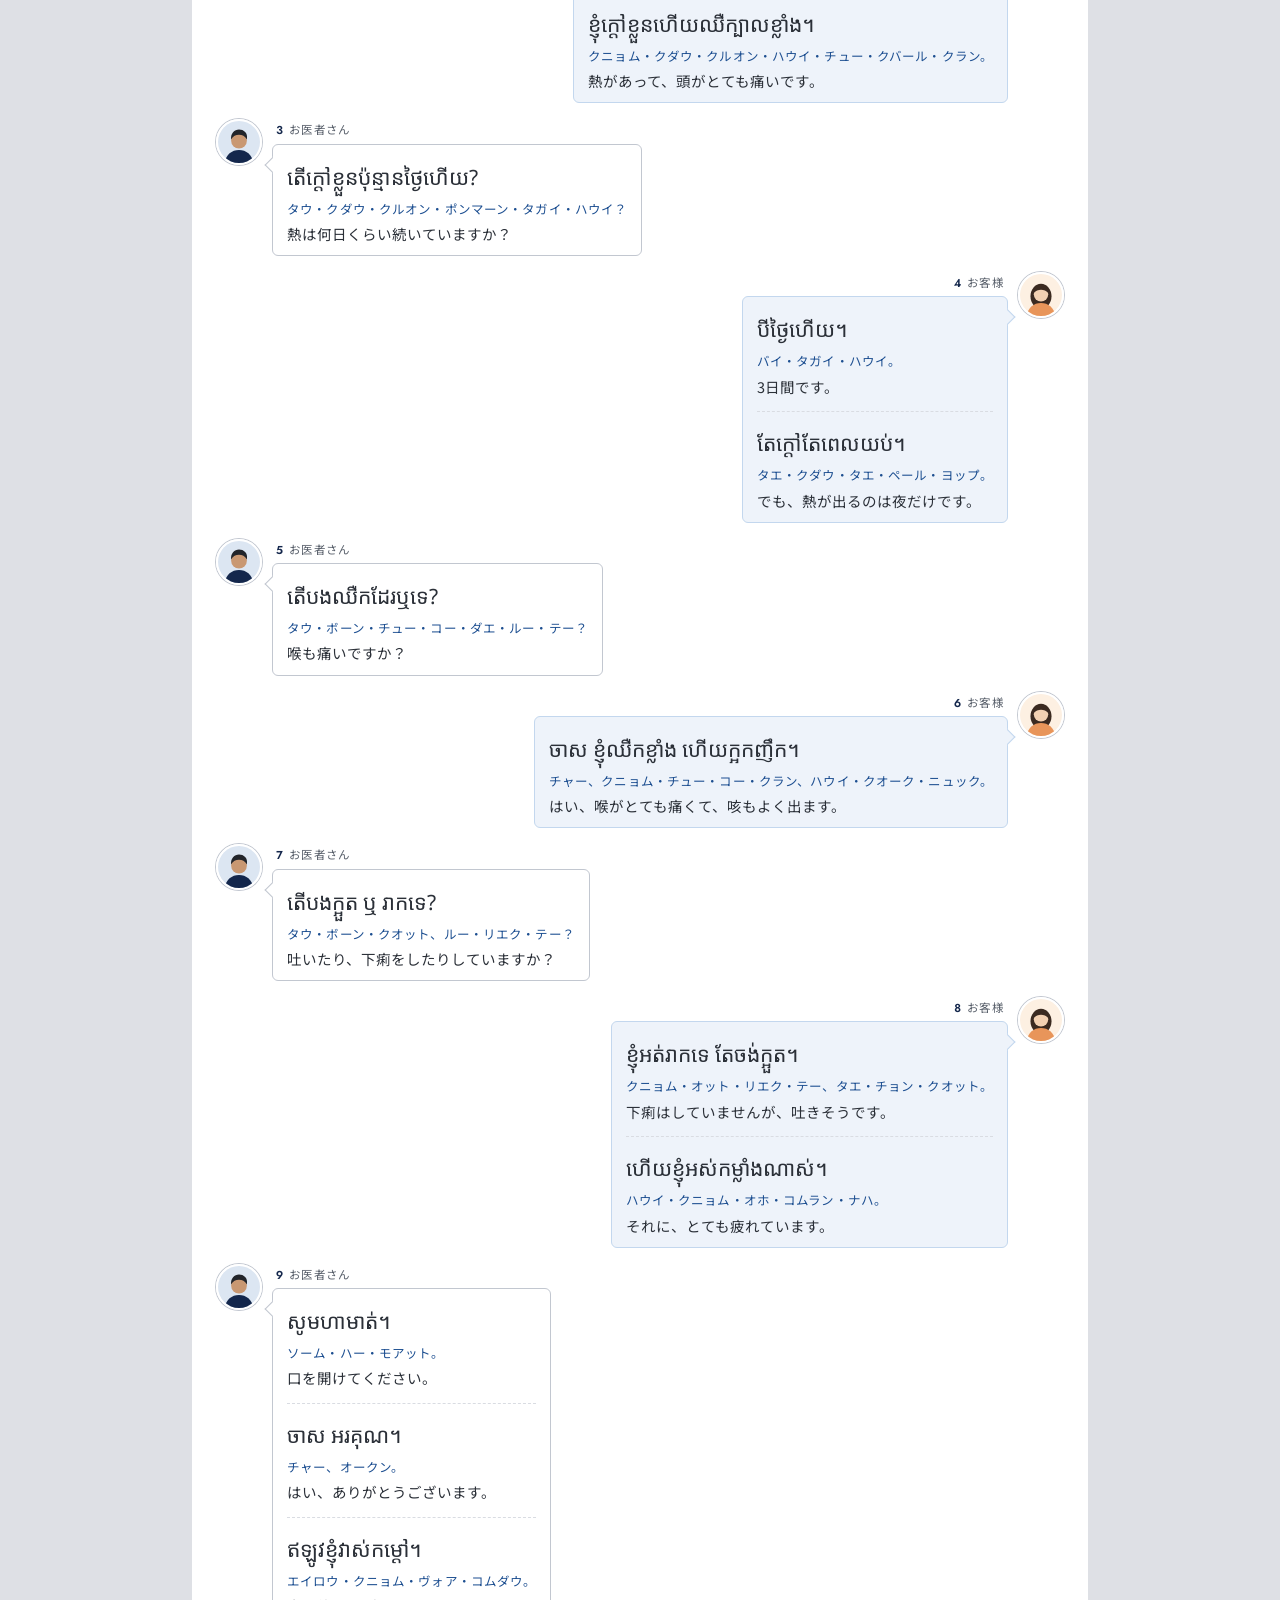
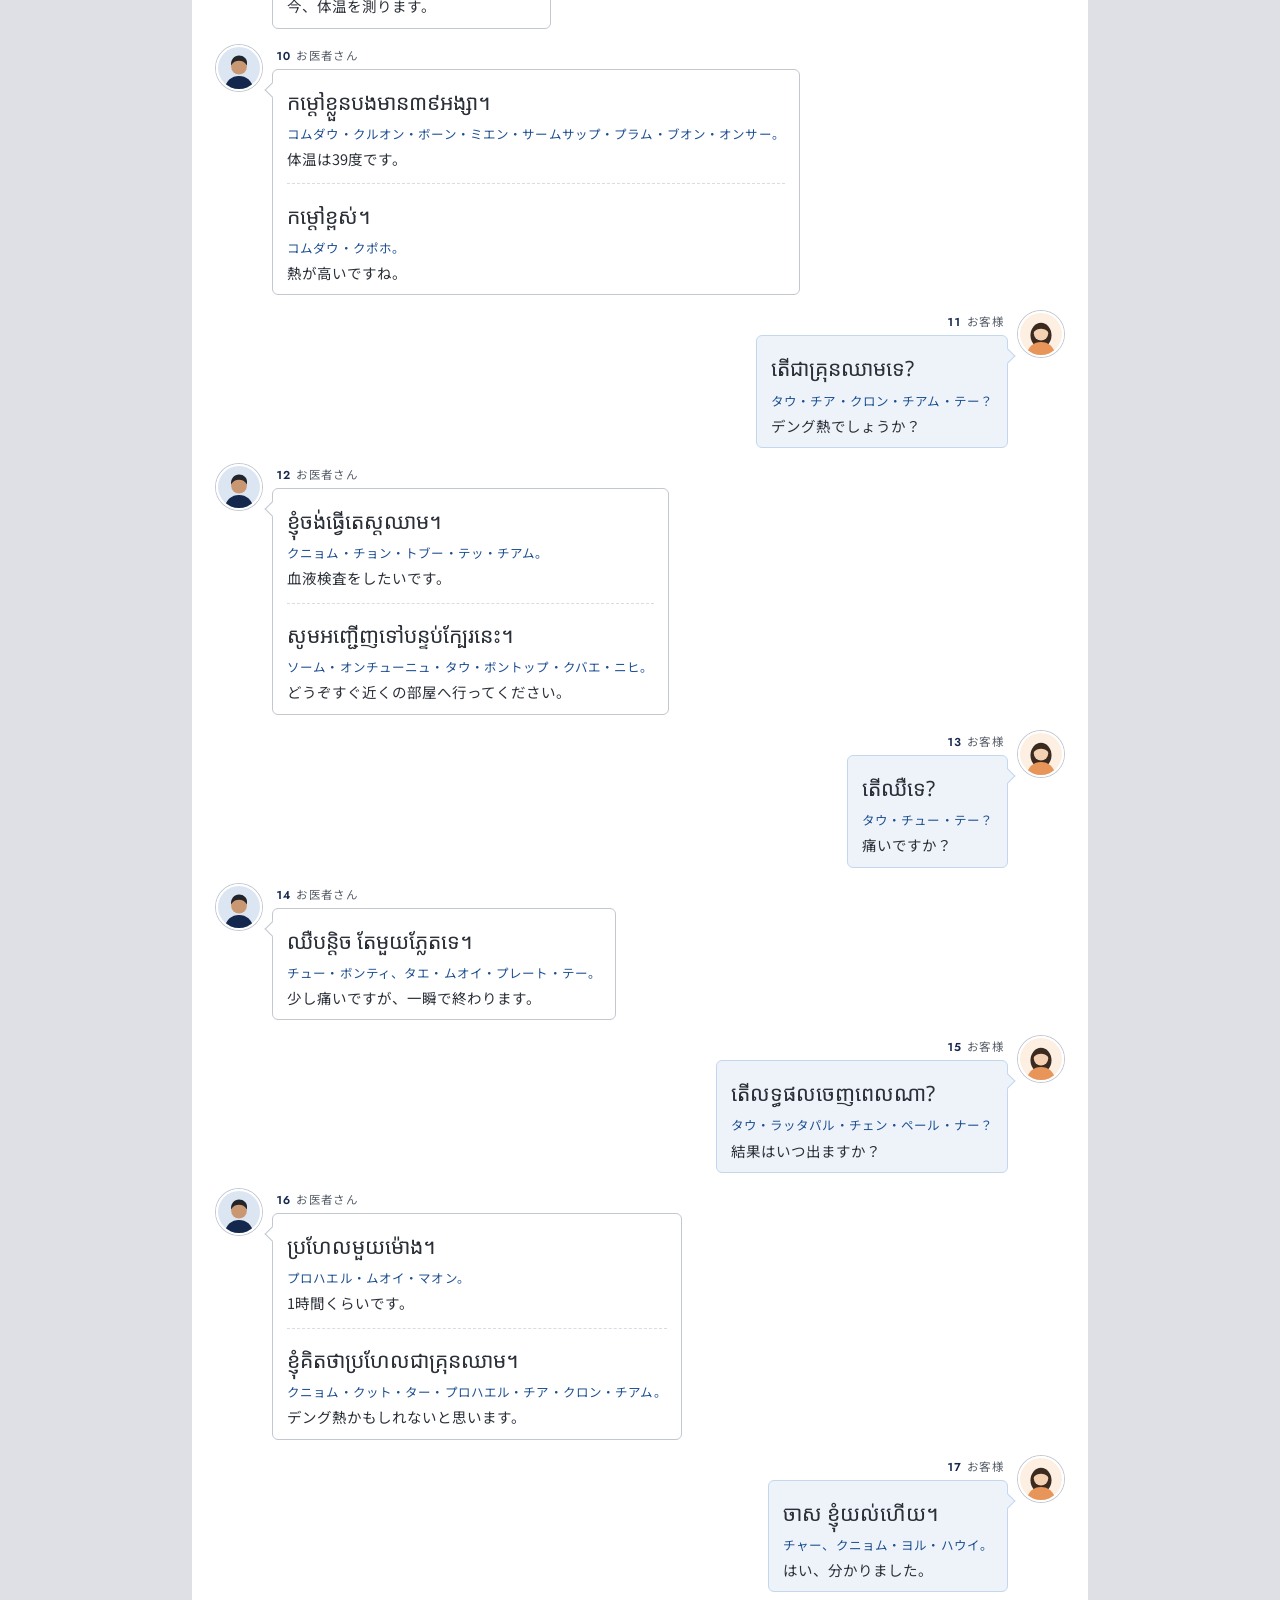
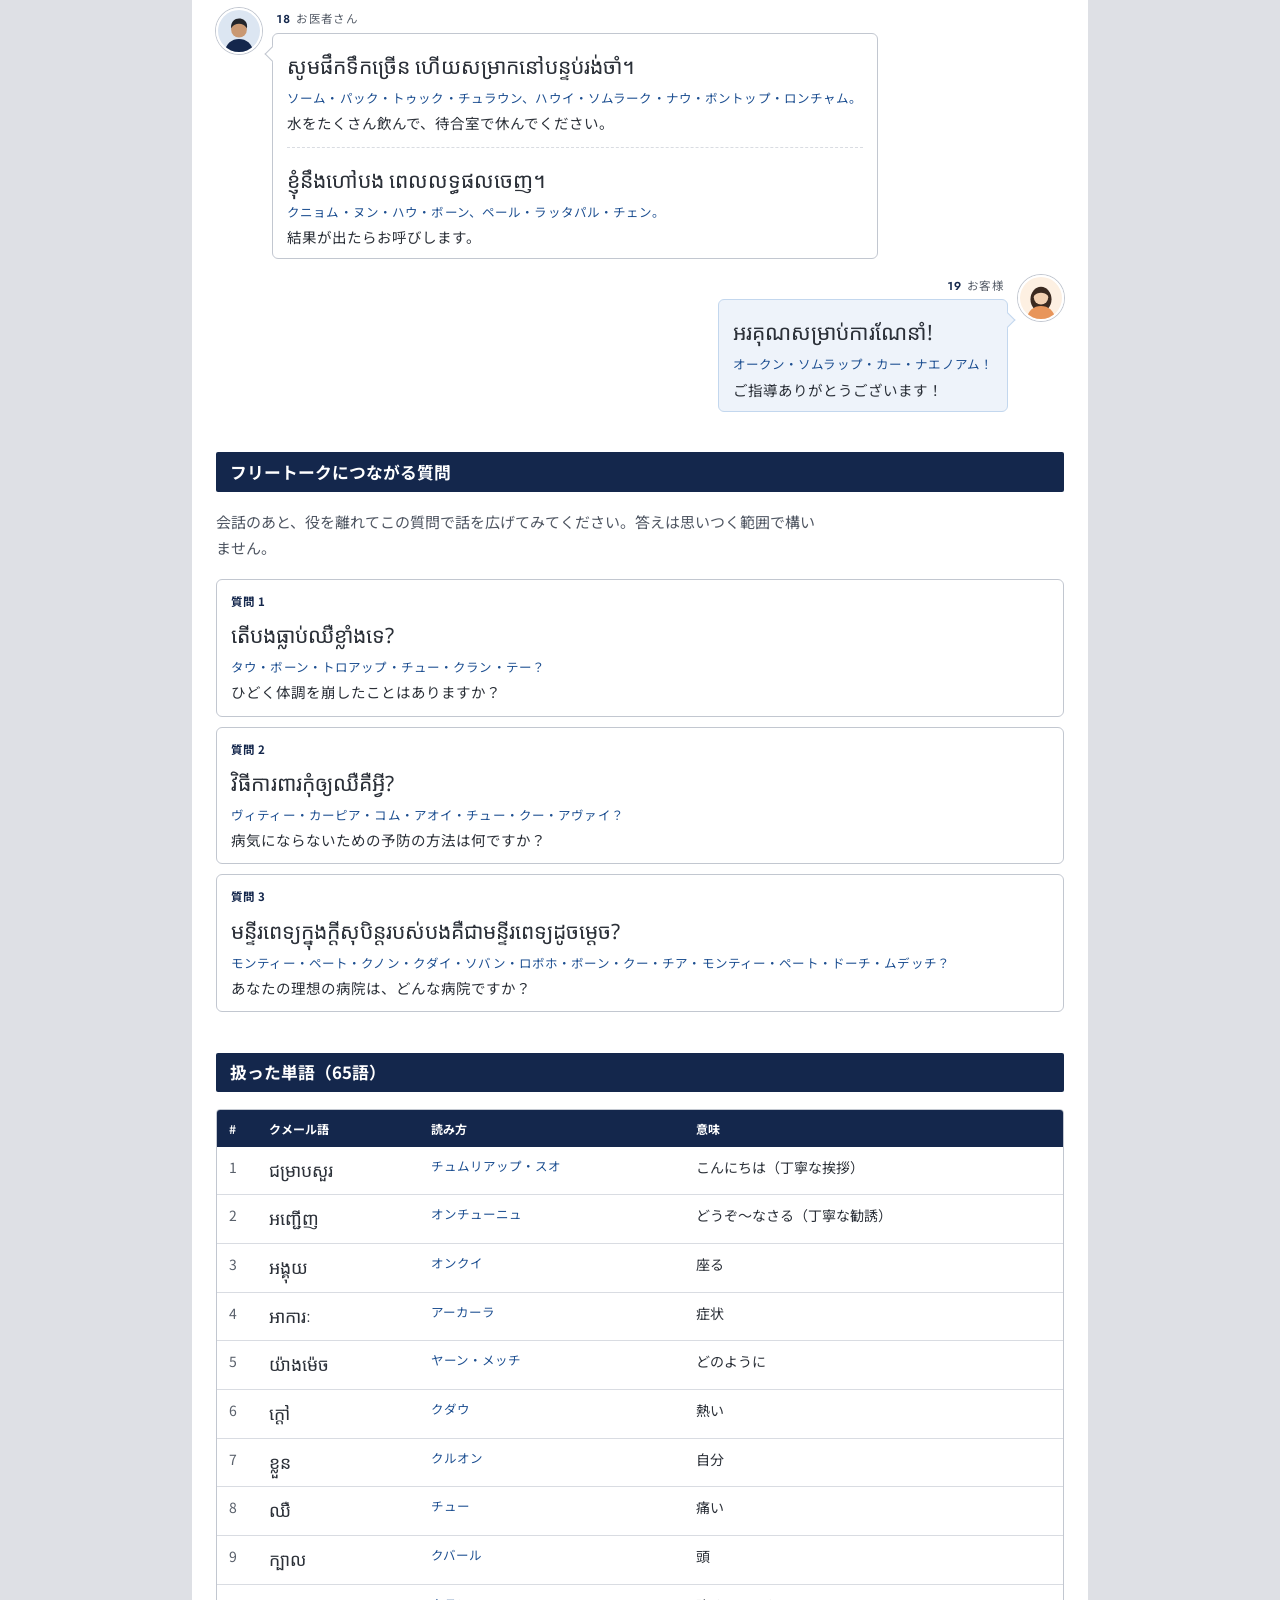
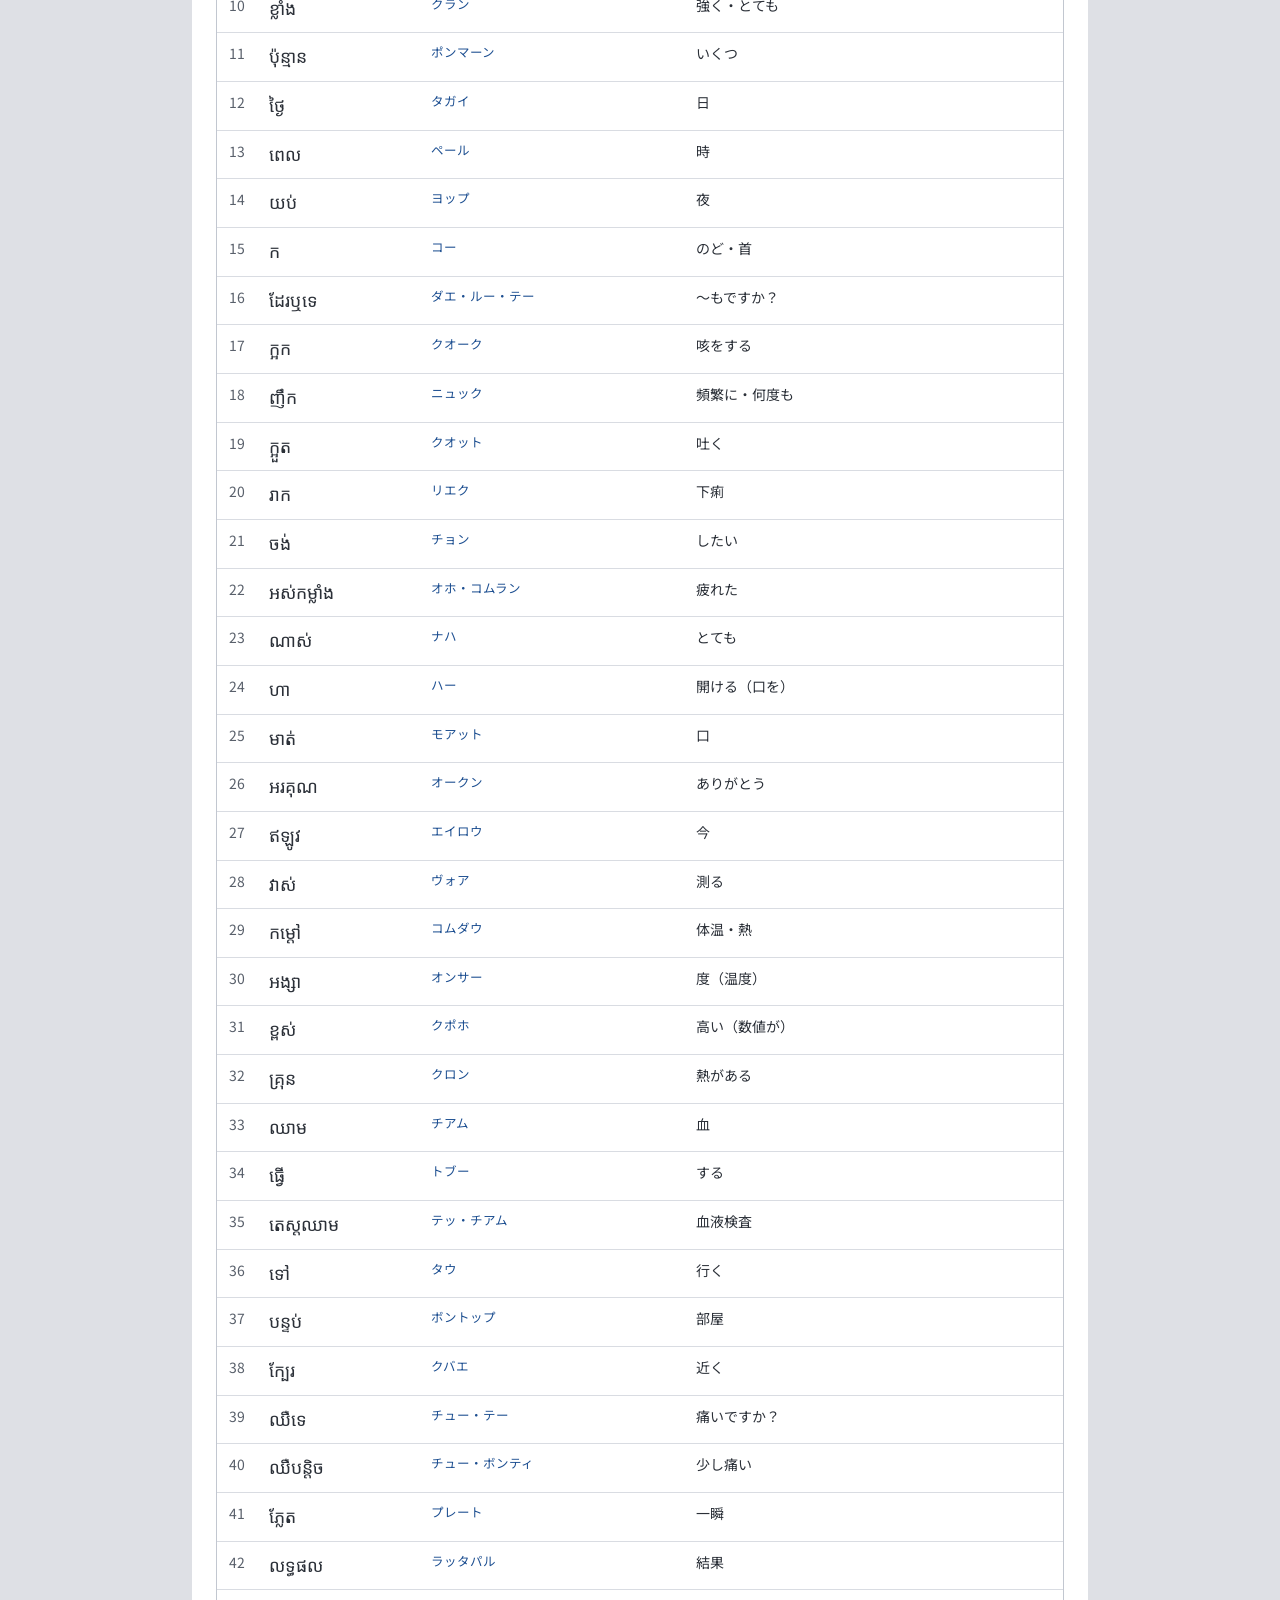
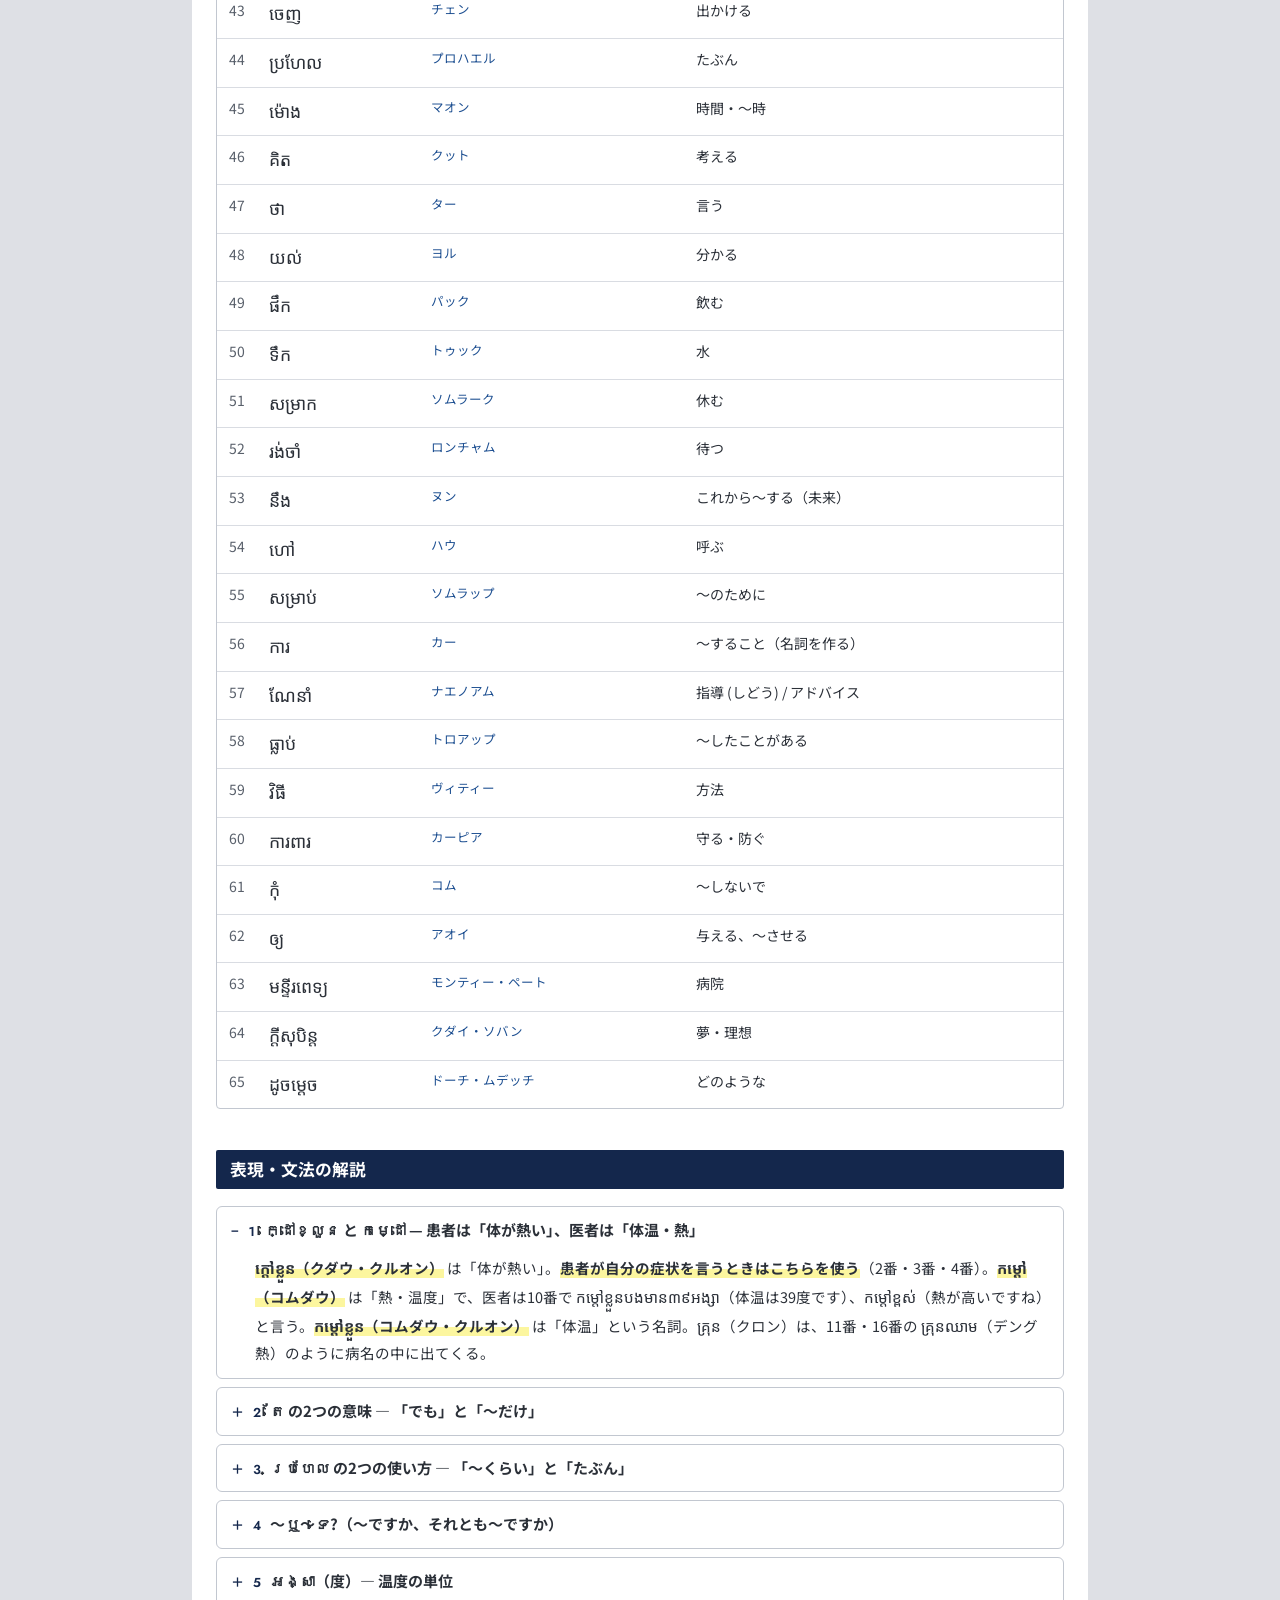
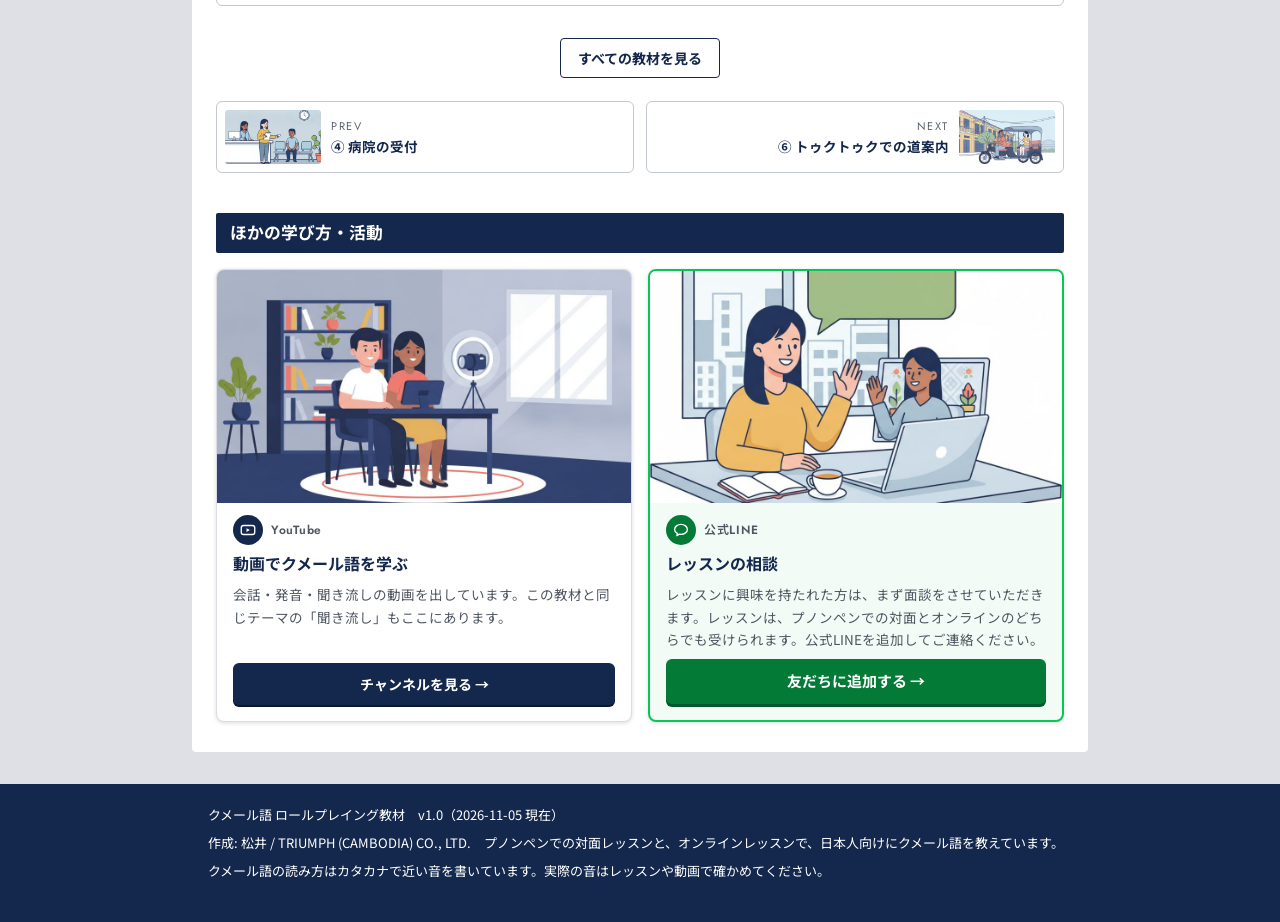
<file: 05/index.html>
<!doctype html>
<html lang="ja">
<head>
<meta charset="utf-8">
<meta name="viewport" content="width=device-width, initial-scale=1, viewport-fit=cover">
<title>病院の診察｜クメール語 ロールプレイング教材</title>
<meta name="description" content="病院の診察。クメール語の会話・読み方・日本語訳・単語65語・文法解説。PDFつき。">
<meta name="theme-color" content="#FDFDFD">
<meta name="color-scheme" content="only light">
<link rel="canonical" href="https://matsui-khmer.github.io/khmer-roleplay/05/">
<meta property="og:title" content="病院の診察｜クメール語 ロールプレイング教材">
<meta property="og:description" content="病院の診察。クメール語の会話・読み方・日本語訳・単語65語・文法解説。PDFつき。">
<meta property="og:type" content="website">
<meta property="og:site_name" content="クメール語 ロールプレイング教材">
<link rel="manifest" href="../manifest.webmanifest">
<link rel="icon" href="../icons/icon-192.png" sizes="192x192" type="image/png">
<link rel="apple-touch-icon" href="../icons/icon-192.png">
<link rel="preconnect" href="https://fonts.googleapis.com">
<link rel="preconnect" href="https://fonts.gstatic.com" crossorigin>
<link rel="stylesheet" href="https://fonts.googleapis.com/css2?family=Noto+Sans+JP:wght@400;500;700&amp;family=Noto+Sans+Khmer:wght@400;600&amp;family=Jost:wght@500;600&amp;display=swap">
<link rel="stylesheet" href="../assets/style.css?v=d20261110b">
</head>
<body>
<a class="skip" href="#main">本文へ</a>
<header class="head"><div class="wrap"><a class="logo" href="../"><small>Khmer roleplay</small>クメール語 ロールプレイング教材</a></div></header>
<div class="bar"><div class="wrap">
<span class="lbl">読み方と日本語訳は、1つずつ押して隠せます</span>
<button type="button" class="sw" data-all="yomi" aria-pressed="true">読みを隠す</button>
<button type="button" class="sw" data-all="ja" aria-pressed="true">日本語を隠す</button>
</div></div>
<nav class="crumb wrap" aria-label="いまいる場所"><ol><li><a href="../">教材の一覧</a></li><li><a href="../?ba=%E3%81%8B%E3%82%89%E3%81%A0">場面: からだ</a></li><li><span aria-current="page">⑤ 病院の診察</span></li></ol></nav>
<script type="application/ld+json">{"@context": "https://schema.org", "@type": "BreadcrumbList", "itemListElement": [{"@type": "ListItem", "position": 1, "name": "教材の一覧", "item": "https://matsui-khmer.github.io/khmer-roleplay/"}, {"@type": "ListItem", "position": 2, "name": "場面: からだ", "item": "https://matsui-khmer.github.io/khmer-roleplay/?ba=%E3%81%8B%E3%82%89%E3%81%A0"}, {"@type": "ListItem", "position": 3, "name": "⑤ 病院の診察"}]}</script>
<main id="main" class="wrap">
<p class="eyebrow">ロールプレイング ⑤</p>
<h1 class="display">病院の診察</h1>
<p class="hero"><img src="../thumbs/05-l.jpg" alt="" width="1280" height="720" decoding="async"></p>
<div class="setting">
<p class="cap">場面設定</p>
<div class="in">
<p>同じクリニックの診察室。3日前から熱と頭痛が続いているお客様を、お医者さんが診る。症状を聞き取り、血液検査を指示して、結果を待つように伝えるまでの場面。</p>
<p class="cast">登場人物: お医者さん／お客様（បង、女性を想定）</p>
</div>
</div>
<p class="vid later">この教材と同じテーマの聞き流し動画「聞き流しクメール語271単語【病院で使う】」は <b>11月27日</b> に公開予定です。公開されたら、ここに動画が出ます。</p>
<div class="files">
<a class="btn solid" href="../pdf/05_病院の診察_v1.0_20261105.pdf" target="_blank" rel="noopener">PDFを開く</a>
<a class="btn" href="../pdf/05_病院の診察_v1.0_20261105.pdf" download="05_病院の診察_v1.0_20261105.pdf">PDFを保存</a>
</div>
<p class="fname">保存されるファイル名: 05_病院の診察_v1.0_20261105.pdf</p>

<h2 class="display">会話</h2>
<ul class="talk">
<li class="turn"><span class="av" aria-hidden="true"><svg viewBox="0 0 64 64" aria-hidden="true"><rect width="64" height="64" fill="#DCE6F2"/><path d="M10 64c2-13 11-20 22-20s20 7 22 20z" fill="#14274C"/><circle cx="32" cy="30" r="12" fill="#C99872"/><path d="M20 28c-1-9 5-15 12-15s14 5 12 15c-3-5-7-7-12-7s-9 2-12 7z" fill="#22252B"/></svg></span><div class="tb"><p class="who"><span class="no" aria-hidden="true">1</span>お医者さん</p><div class="bub"><div class="ln"><p class="km" lang="km">ជម្រាបសួរ។</p><button type="button" class="peel yomi" aria-pressed="true"><span class="txt">チュムリアップ・スオ。</span><span class="veil">読みを出す</span></button><button type="button" class="peel ja" aria-pressed="true"><span class="txt">こんにちは。</span><span class="veil">日本語を出す</span></button></div><div class="ln"><p class="km" lang="km">សូមអញ្ជើញអង្គុយទីនេះ។</p><button type="button" class="peel yomi" aria-pressed="true"><span class="txt">ソーム・オンチューニュ・オンクイ・ティー・ニヒ。</span><span class="veil">読みを出す</span></button><button type="button" class="peel ja" aria-pressed="true"><span class="txt">どうぞこちらにお座りください。</span><span class="veil">日本語を出す</span></button></div><div class="ln"><p class="km" lang="km">តើបងមានអាការៈយ៉ាងម៉េច?</p><button type="button" class="peel yomi" aria-pressed="true"><span class="txt">タウ・ボーン・ミエン・アーカーラ・ヤーン・メッチ？</span><span class="veil">読みを出す</span></button><button type="button" class="peel ja" aria-pressed="true"><span class="txt">どのような症状がありますか？</span><span class="veil">日本語を出す</span></button></div></div></div></li>
<li class="turn me"><span class="av" aria-hidden="true"><svg viewBox="0 0 64 64" aria-hidden="true"><rect width="64" height="64" fill="#FDF0E2"/><ellipse cx="32" cy="34" rx="16" ry="19" fill="#3B2A20"/><path d="M10 64c2-13 11-20 22-20s20 7 22 20z" fill="#E8955A"/><circle cx="32" cy="31" r="11" fill="#F3D1B2"/><path d="M20 30c0-9 5-14 12-14s12 5 12 14c-4-5-8-6-12-6s-8 1-12 6z" fill="#3B2A20"/></svg></span><div class="tb"><p class="who"><span class="no" aria-hidden="true">2</span>お客様</p><div class="bub"><div class="ln"><p class="km" lang="km">ជម្រាបសួរ។</p><button type="button" class="peel yomi" aria-pressed="true"><span class="txt">チュムリアップ・スオ。</span><span class="veil">読みを出す</span></button><button type="button" class="peel ja" aria-pressed="true"><span class="txt">こんにちは。</span><span class="veil">日本語を出す</span></button></div><div class="ln"><p class="km" lang="km">ខ្ញុំក្ដៅខ្លួនហើយឈឺក្បាលខ្លាំង។</p><button type="button" class="peel yomi" aria-pressed="true"><span class="txt">クニョム・クダウ・クルオン・ハウイ・チュー・クバール・クラン。</span><span class="veil">読みを出す</span></button><button type="button" class="peel ja" aria-pressed="true"><span class="txt">熱があって、頭がとても痛いです。</span><span class="veil">日本語を出す</span></button></div></div></div></li>
<li class="turn"><span class="av" aria-hidden="true"><svg viewBox="0 0 64 64" aria-hidden="true"><rect width="64" height="64" fill="#DCE6F2"/><path d="M10 64c2-13 11-20 22-20s20 7 22 20z" fill="#14274C"/><circle cx="32" cy="30" r="12" fill="#C99872"/><path d="M20 28c-1-9 5-15 12-15s14 5 12 15c-3-5-7-7-12-7s-9 2-12 7z" fill="#22252B"/></svg></span><div class="tb"><p class="who"><span class="no" aria-hidden="true">3</span>お医者さん</p><div class="bub"><div class="ln"><p class="km" lang="km">តើក្ដៅខ្លួនប៉ុន្មានថ្ងៃហើយ?</p><button type="button" class="peel yomi" aria-pressed="true"><span class="txt">タウ・クダウ・クルオン・ポンマーン・タガイ・ハウイ？</span><span class="veil">読みを出す</span></button><button type="button" class="peel ja" aria-pressed="true"><span class="txt">熱は何日くらい続いていますか？</span><span class="veil">日本語を出す</span></button></div></div></div></li>
<li class="turn me"><span class="av" aria-hidden="true"><svg viewBox="0 0 64 64" aria-hidden="true"><rect width="64" height="64" fill="#FDF0E2"/><ellipse cx="32" cy="34" rx="16" ry="19" fill="#3B2A20"/><path d="M10 64c2-13 11-20 22-20s20 7 22 20z" fill="#E8955A"/><circle cx="32" cy="31" r="11" fill="#F3D1B2"/><path d="M20 30c0-9 5-14 12-14s12 5 12 14c-4-5-8-6-12-6s-8 1-12 6z" fill="#3B2A20"/></svg></span><div class="tb"><p class="who"><span class="no" aria-hidden="true">4</span>お客様</p><div class="bub"><div class="ln"><p class="km" lang="km">បីថ្ងៃហើយ។</p><button type="button" class="peel yomi" aria-pressed="true"><span class="txt">バイ・タガイ・ハウイ。</span><span class="veil">読みを出す</span></button><button type="button" class="peel ja" aria-pressed="true"><span class="txt">3日間です。</span><span class="veil">日本語を出す</span></button></div><div class="ln"><p class="km" lang="km">តែក្ដៅតែពេលយប់។</p><button type="button" class="peel yomi" aria-pressed="true"><span class="txt">タエ・クダウ・タエ・ペール・ヨップ。</span><span class="veil">読みを出す</span></button><button type="button" class="peel ja" aria-pressed="true"><span class="txt">でも、熱が出るのは夜だけです。</span><span class="veil">日本語を出す</span></button></div></div></div></li>
<li class="turn"><span class="av" aria-hidden="true"><svg viewBox="0 0 64 64" aria-hidden="true"><rect width="64" height="64" fill="#DCE6F2"/><path d="M10 64c2-13 11-20 22-20s20 7 22 20z" fill="#14274C"/><circle cx="32" cy="30" r="12" fill="#C99872"/><path d="M20 28c-1-9 5-15 12-15s14 5 12 15c-3-5-7-7-12-7s-9 2-12 7z" fill="#22252B"/></svg></span><div class="tb"><p class="who"><span class="no" aria-hidden="true">5</span>お医者さん</p><div class="bub"><div class="ln"><p class="km" lang="km">តើបងឈឺកដែរឬទេ?</p><button type="button" class="peel yomi" aria-pressed="true"><span class="txt">タウ・ボーン・チュー・コー・ダエ・ルー・テー？</span><span class="veil">読みを出す</span></button><button type="button" class="peel ja" aria-pressed="true"><span class="txt">喉も痛いですか？</span><span class="veil">日本語を出す</span></button></div></div></div></li>
<li class="turn me"><span class="av" aria-hidden="true"><svg viewBox="0 0 64 64" aria-hidden="true"><rect width="64" height="64" fill="#FDF0E2"/><ellipse cx="32" cy="34" rx="16" ry="19" fill="#3B2A20"/><path d="M10 64c2-13 11-20 22-20s20 7 22 20z" fill="#E8955A"/><circle cx="32" cy="31" r="11" fill="#F3D1B2"/><path d="M20 30c0-9 5-14 12-14s12 5 12 14c-4-5-8-6-12-6s-8 1-12 6z" fill="#3B2A20"/></svg></span><div class="tb"><p class="who"><span class="no" aria-hidden="true">6</span>お客様</p><div class="bub"><div class="ln"><p class="km" lang="km">ចាស ខ្ញុំឈឺកខ្លាំង ហើយក្អកញឹក។</p><button type="button" class="peel yomi" aria-pressed="true"><span class="txt">チャー、クニョム・チュー・コー・クラン、ハウイ・クオーク・ニュック。</span><span class="veil">読みを出す</span></button><button type="button" class="peel ja" aria-pressed="true"><span class="txt">はい、喉がとても痛くて、咳もよく出ます。</span><span class="veil">日本語を出す</span></button></div></div></div></li>
<li class="turn"><span class="av" aria-hidden="true"><svg viewBox="0 0 64 64" aria-hidden="true"><rect width="64" height="64" fill="#DCE6F2"/><path d="M10 64c2-13 11-20 22-20s20 7 22 20z" fill="#14274C"/><circle cx="32" cy="30" r="12" fill="#C99872"/><path d="M20 28c-1-9 5-15 12-15s14 5 12 15c-3-5-7-7-12-7s-9 2-12 7z" fill="#22252B"/></svg></span><div class="tb"><p class="who"><span class="no" aria-hidden="true">7</span>お医者さん</p><div class="bub"><div class="ln"><p class="km" lang="km">តើបងក្អួត ឬ រាកទេ?</p><button type="button" class="peel yomi" aria-pressed="true"><span class="txt">タウ・ボーン・クオット、ルー・リエク・テー？</span><span class="veil">読みを出す</span></button><button type="button" class="peel ja" aria-pressed="true"><span class="txt">吐いたり、下痢をしたりしていますか？</span><span class="veil">日本語を出す</span></button></div></div></div></li>
<li class="turn me"><span class="av" aria-hidden="true"><svg viewBox="0 0 64 64" aria-hidden="true"><rect width="64" height="64" fill="#FDF0E2"/><ellipse cx="32" cy="34" rx="16" ry="19" fill="#3B2A20"/><path d="M10 64c2-13 11-20 22-20s20 7 22 20z" fill="#E8955A"/><circle cx="32" cy="31" r="11" fill="#F3D1B2"/><path d="M20 30c0-9 5-14 12-14s12 5 12 14c-4-5-8-6-12-6s-8 1-12 6z" fill="#3B2A20"/></svg></span><div class="tb"><p class="who"><span class="no" aria-hidden="true">8</span>お客様</p><div class="bub"><div class="ln"><p class="km" lang="km">ខ្ញុំអត់រាកទេ តែចង់ក្អួត។</p><button type="button" class="peel yomi" aria-pressed="true"><span class="txt">クニョム・オット・リエク・テー、タエ・チョン・クオット。</span><span class="veil">読みを出す</span></button><button type="button" class="peel ja" aria-pressed="true"><span class="txt">下痢はしていませんが、吐きそうです。</span><span class="veil">日本語を出す</span></button></div><div class="ln"><p class="km" lang="km">ហើយខ្ញុំអស់កម្លាំងណាស់។</p><button type="button" class="peel yomi" aria-pressed="true"><span class="txt">ハウイ・クニョム・オホ・コムラン・ナハ。</span><span class="veil">読みを出す</span></button><button type="button" class="peel ja" aria-pressed="true"><span class="txt">それに、とても疲れています。</span><span class="veil">日本語を出す</span></button></div></div></div></li>
<li class="turn"><span class="av" aria-hidden="true"><svg viewBox="0 0 64 64" aria-hidden="true"><rect width="64" height="64" fill="#DCE6F2"/><path d="M10 64c2-13 11-20 22-20s20 7 22 20z" fill="#14274C"/><circle cx="32" cy="30" r="12" fill="#C99872"/><path d="M20 28c-1-9 5-15 12-15s14 5 12 15c-3-5-7-7-12-7s-9 2-12 7z" fill="#22252B"/></svg></span><div class="tb"><p class="who"><span class="no" aria-hidden="true">9</span>お医者さん</p><div class="bub"><div class="ln"><p class="km" lang="km">សូមហាមាត់។</p><button type="button" class="peel yomi" aria-pressed="true"><span class="txt">ソーム・ハー・モアット。</span><span class="veil">読みを出す</span></button><button type="button" class="peel ja" aria-pressed="true"><span class="txt">口を開けてください。</span><span class="veil">日本語を出す</span></button></div><div class="ln"><p class="km" lang="km">ចាស អរគុណ។</p><button type="button" class="peel yomi" aria-pressed="true"><span class="txt">チャー、オークン。</span><span class="veil">読みを出す</span></button><button type="button" class="peel ja" aria-pressed="true"><span class="txt">はい、ありがとうございます。</span><span class="veil">日本語を出す</span></button></div><div class="ln"><p class="km" lang="km">ឥឡូវខ្ញុំវាស់កម្ដៅ។</p><button type="button" class="peel yomi" aria-pressed="true"><span class="txt">エイロウ・クニョム・ヴォア・コムダウ。</span><span class="veil">読みを出す</span></button><button type="button" class="peel ja" aria-pressed="true"><span class="txt">今、体温を測ります。</span><span class="veil">日本語を出す</span></button></div></div></div></li>
<li class="turn"><span class="av" aria-hidden="true"><svg viewBox="0 0 64 64" aria-hidden="true"><rect width="64" height="64" fill="#DCE6F2"/><path d="M10 64c2-13 11-20 22-20s20 7 22 20z" fill="#14274C"/><circle cx="32" cy="30" r="12" fill="#C99872"/><path d="M20 28c-1-9 5-15 12-15s14 5 12 15c-3-5-7-7-12-7s-9 2-12 7z" fill="#22252B"/></svg></span><div class="tb"><p class="who"><span class="no" aria-hidden="true">10</span>お医者さん</p><div class="bub"><div class="ln"><p class="km" lang="km">កម្ដៅខ្លួនបងមាន៣៩អង្សា។</p><button type="button" class="peel yomi" aria-pressed="true"><span class="txt">コムダウ・クルオン・ボーン・ミエン・サームサップ・プラム・ブオン・オンサー。</span><span class="veil">読みを出す</span></button><button type="button" class="peel ja" aria-pressed="true"><span class="txt">体温は39度です。</span><span class="veil">日本語を出す</span></button></div><div class="ln"><p class="km" lang="km">កម្ដៅខ្ពស់។</p><button type="button" class="peel yomi" aria-pressed="true"><span class="txt">コムダウ・クポホ。</span><span class="veil">読みを出す</span></button><button type="button" class="peel ja" aria-pressed="true"><span class="txt">熱が高いですね。</span><span class="veil">日本語を出す</span></button></div></div></div></li>
<li class="turn me"><span class="av" aria-hidden="true"><svg viewBox="0 0 64 64" aria-hidden="true"><rect width="64" height="64" fill="#FDF0E2"/><ellipse cx="32" cy="34" rx="16" ry="19" fill="#3B2A20"/><path d="M10 64c2-13 11-20 22-20s20 7 22 20z" fill="#E8955A"/><circle cx="32" cy="31" r="11" fill="#F3D1B2"/><path d="M20 30c0-9 5-14 12-14s12 5 12 14c-4-5-8-6-12-6s-8 1-12 6z" fill="#3B2A20"/></svg></span><div class="tb"><p class="who"><span class="no" aria-hidden="true">11</span>お客様</p><div class="bub"><div class="ln"><p class="km" lang="km">តើជាគ្រុនឈាមទេ?</p><button type="button" class="peel yomi" aria-pressed="true"><span class="txt">タウ・チア・クロン・チアム・テー？</span><span class="veil">読みを出す</span></button><button type="button" class="peel ja" aria-pressed="true"><span class="txt">デング熱でしょうか？</span><span class="veil">日本語を出す</span></button></div></div></div></li>
<li class="turn"><span class="av" aria-hidden="true"><svg viewBox="0 0 64 64" aria-hidden="true"><rect width="64" height="64" fill="#DCE6F2"/><path d="M10 64c2-13 11-20 22-20s20 7 22 20z" fill="#14274C"/><circle cx="32" cy="30" r="12" fill="#C99872"/><path d="M20 28c-1-9 5-15 12-15s14 5 12 15c-3-5-7-7-12-7s-9 2-12 7z" fill="#22252B"/></svg></span><div class="tb"><p class="who"><span class="no" aria-hidden="true">12</span>お医者さん</p><div class="bub"><div class="ln"><p class="km" lang="km">ខ្ញុំចង់ធ្វើតេស្តឈាម។</p><button type="button" class="peel yomi" aria-pressed="true"><span class="txt">クニョム・チョン・トブー・テッ・チアム。</span><span class="veil">読みを出す</span></button><button type="button" class="peel ja" aria-pressed="true"><span class="txt">血液検査をしたいです。</span><span class="veil">日本語を出す</span></button></div><div class="ln"><p class="km" lang="km">សូមអញ្ជើញទៅបន្ទប់ក្បែរនេះ។</p><button type="button" class="peel yomi" aria-pressed="true"><span class="txt">ソーム・オンチューニュ・タウ・ボントップ・クバエ・ニヒ。</span><span class="veil">読みを出す</span></button><button type="button" class="peel ja" aria-pressed="true"><span class="txt">どうぞすぐ近くの部屋へ行ってください。</span><span class="veil">日本語を出す</span></button></div></div></div></li>
<li class="turn me"><span class="av" aria-hidden="true"><svg viewBox="0 0 64 64" aria-hidden="true"><rect width="64" height="64" fill="#FDF0E2"/><ellipse cx="32" cy="34" rx="16" ry="19" fill="#3B2A20"/><path d="M10 64c2-13 11-20 22-20s20 7 22 20z" fill="#E8955A"/><circle cx="32" cy="31" r="11" fill="#F3D1B2"/><path d="M20 30c0-9 5-14 12-14s12 5 12 14c-4-5-8-6-12-6s-8 1-12 6z" fill="#3B2A20"/></svg></span><div class="tb"><p class="who"><span class="no" aria-hidden="true">13</span>お客様</p><div class="bub"><div class="ln"><p class="km" lang="km">តើឈឺទេ?</p><button type="button" class="peel yomi" aria-pressed="true"><span class="txt">タウ・チュー・テー？</span><span class="veil">読みを出す</span></button><button type="button" class="peel ja" aria-pressed="true"><span class="txt">痛いですか？</span><span class="veil">日本語を出す</span></button></div></div></div></li>
<li class="turn"><span class="av" aria-hidden="true"><svg viewBox="0 0 64 64" aria-hidden="true"><rect width="64" height="64" fill="#DCE6F2"/><path d="M10 64c2-13 11-20 22-20s20 7 22 20z" fill="#14274C"/><circle cx="32" cy="30" r="12" fill="#C99872"/><path d="M20 28c-1-9 5-15 12-15s14 5 12 15c-3-5-7-7-12-7s-9 2-12 7z" fill="#22252B"/></svg></span><div class="tb"><p class="who"><span class="no" aria-hidden="true">14</span>お医者さん</p><div class="bub"><div class="ln"><p class="km" lang="km">ឈឺបន្តិច តែមួយភ្លែតទេ។</p><button type="button" class="peel yomi" aria-pressed="true"><span class="txt">チュー・ボンティ、タエ・ムオイ・プレート・テー。</span><span class="veil">読みを出す</span></button><button type="button" class="peel ja" aria-pressed="true"><span class="txt">少し痛いですが、一瞬で終わります。</span><span class="veil">日本語を出す</span></button></div></div></div></li>
<li class="turn me"><span class="av" aria-hidden="true"><svg viewBox="0 0 64 64" aria-hidden="true"><rect width="64" height="64" fill="#FDF0E2"/><ellipse cx="32" cy="34" rx="16" ry="19" fill="#3B2A20"/><path d="M10 64c2-13 11-20 22-20s20 7 22 20z" fill="#E8955A"/><circle cx="32" cy="31" r="11" fill="#F3D1B2"/><path d="M20 30c0-9 5-14 12-14s12 5 12 14c-4-5-8-6-12-6s-8 1-12 6z" fill="#3B2A20"/></svg></span><div class="tb"><p class="who"><span class="no" aria-hidden="true">15</span>お客様</p><div class="bub"><div class="ln"><p class="km" lang="km">តើលទ្ធផលចេញពេលណា?</p><button type="button" class="peel yomi" aria-pressed="true"><span class="txt">タウ・ラッタパル・チェン・ペール・ナー？</span><span class="veil">読みを出す</span></button><button type="button" class="peel ja" aria-pressed="true"><span class="txt">結果はいつ出ますか？</span><span class="veil">日本語を出す</span></button></div></div></div></li>
<li class="turn"><span class="av" aria-hidden="true"><svg viewBox="0 0 64 64" aria-hidden="true"><rect width="64" height="64" fill="#DCE6F2"/><path d="M10 64c2-13 11-20 22-20s20 7 22 20z" fill="#14274C"/><circle cx="32" cy="30" r="12" fill="#C99872"/><path d="M20 28c-1-9 5-15 12-15s14 5 12 15c-3-5-7-7-12-7s-9 2-12 7z" fill="#22252B"/></svg></span><div class="tb"><p class="who"><span class="no" aria-hidden="true">16</span>お医者さん</p><div class="bub"><div class="ln"><p class="km" lang="km">ប្រហែលមួយម៉ោង។</p><button type="button" class="peel yomi" aria-pressed="true"><span class="txt">プロハエル・ムオイ・マオン。</span><span class="veil">読みを出す</span></button><button type="button" class="peel ja" aria-pressed="true"><span class="txt">1時間くらいです。</span><span class="veil">日本語を出す</span></button></div><div class="ln"><p class="km" lang="km">ខ្ញុំគិតថាប្រហែលជាគ្រុនឈាម។</p><button type="button" class="peel yomi" aria-pressed="true"><span class="txt">クニョム・クット・ター・プロハエル・チア・クロン・チアム。</span><span class="veil">読みを出す</span></button><button type="button" class="peel ja" aria-pressed="true"><span class="txt">デング熱かもしれないと思います。</span><span class="veil">日本語を出す</span></button></div></div></div></li>
<li class="turn me"><span class="av" aria-hidden="true"><svg viewBox="0 0 64 64" aria-hidden="true"><rect width="64" height="64" fill="#FDF0E2"/><ellipse cx="32" cy="34" rx="16" ry="19" fill="#3B2A20"/><path d="M10 64c2-13 11-20 22-20s20 7 22 20z" fill="#E8955A"/><circle cx="32" cy="31" r="11" fill="#F3D1B2"/><path d="M20 30c0-9 5-14 12-14s12 5 12 14c-4-5-8-6-12-6s-8 1-12 6z" fill="#3B2A20"/></svg></span><div class="tb"><p class="who"><span class="no" aria-hidden="true">17</span>お客様</p><div class="bub"><div class="ln"><p class="km" lang="km">ចាស ខ្ញុំយល់ហើយ។</p><button type="button" class="peel yomi" aria-pressed="true"><span class="txt">チャー、クニョム・ヨル・ハウイ。</span><span class="veil">読みを出す</span></button><button type="button" class="peel ja" aria-pressed="true"><span class="txt">はい、分かりました。</span><span class="veil">日本語を出す</span></button></div></div></div></li>
<li class="turn"><span class="av" aria-hidden="true"><svg viewBox="0 0 64 64" aria-hidden="true"><rect width="64" height="64" fill="#DCE6F2"/><path d="M10 64c2-13 11-20 22-20s20 7 22 20z" fill="#14274C"/><circle cx="32" cy="30" r="12" fill="#C99872"/><path d="M20 28c-1-9 5-15 12-15s14 5 12 15c-3-5-7-7-12-7s-9 2-12 7z" fill="#22252B"/></svg></span><div class="tb"><p class="who"><span class="no" aria-hidden="true">18</span>お医者さん</p><div class="bub"><div class="ln"><p class="km" lang="km">សូមផឹកទឹកច្រើន ហើយសម្រាកនៅបន្ទប់រង់ចាំ។</p><button type="button" class="peel yomi" aria-pressed="true"><span class="txt">ソーム・パック・トゥック・チュラウン、ハウイ・ソムラーク・ナウ・ボントップ・ロンチャム。</span><span class="veil">読みを出す</span></button><button type="button" class="peel ja" aria-pressed="true"><span class="txt">水をたくさん飲んで、待合室で休んでください。</span><span class="veil">日本語を出す</span></button></div><div class="ln"><p class="km" lang="km">ខ្ញុំនឹងហៅបង ពេលលទ្ធផលចេញ។</p><button type="button" class="peel yomi" aria-pressed="true"><span class="txt">クニョム・ヌン・ハウ・ボーン、ペール・ラッタパル・チェン。</span><span class="veil">読みを出す</span></button><button type="button" class="peel ja" aria-pressed="true"><span class="txt">結果が出たらお呼びします。</span><span class="veil">日本語を出す</span></button></div></div></div></li>
<li class="turn me"><span class="av" aria-hidden="true"><svg viewBox="0 0 64 64" aria-hidden="true"><rect width="64" height="64" fill="#FDF0E2"/><ellipse cx="32" cy="34" rx="16" ry="19" fill="#3B2A20"/><path d="M10 64c2-13 11-20 22-20s20 7 22 20z" fill="#E8955A"/><circle cx="32" cy="31" r="11" fill="#F3D1B2"/><path d="M20 30c0-9 5-14 12-14s12 5 12 14c-4-5-8-6-12-6s-8 1-12 6z" fill="#3B2A20"/></svg></span><div class="tb"><p class="who"><span class="no" aria-hidden="true">19</span>お客様</p><div class="bub"><div class="ln"><p class="km" lang="km">អរគុណសម្រាប់ការណែនាំ!</p><button type="button" class="peel yomi" aria-pressed="true"><span class="txt">オークン・ソムラップ・カー・ナエノアム！</span><span class="veil">読みを出す</span></button><button type="button" class="peel ja" aria-pressed="true"><span class="txt">ご指導ありがとうございます！</span><span class="veil">日本語を出す</span></button></div></div></div></li>
</ul>

<h2 class="display">フリートークにつながる質問</h2>
<p class="lede">会話のあと、役を離れてこの質問で話を広げてみてください。答えは思いつく範囲で構いません。</p>
<ul class="q">
<li><p class="qn">質問 1</p><p class="km" lang="km">តើបងធ្លាប់ឈឺខ្លាំងទេ?</p><button type="button" class="peel yomi" aria-pressed="true"><span class="txt">タウ・ボーン・トロアップ・チュー・クラン・テー？</span><span class="veil">読みを出す</span></button><button type="button" class="peel ja" aria-pressed="true"><span class="txt">ひどく体調を崩したことはありますか？</span><span class="veil">日本語を出す</span></button></li>
<li><p class="qn">質問 2</p><p class="km" lang="km">វិធីការពារកុំឲ្យឈឺគឺអ្វី?</p><button type="button" class="peel yomi" aria-pressed="true"><span class="txt">ヴィティー・カーピア・コム・アオイ・チュー・クー・アヴァイ？</span><span class="veil">読みを出す</span></button><button type="button" class="peel ja" aria-pressed="true"><span class="txt">病気にならないための予防の方法は何ですか？</span><span class="veil">日本語を出す</span></button></li>
<li><p class="qn">質問 3</p><p class="km" lang="km">មន្ទីរពេទ្យក្នុងក្តីសុបិន្តរបស់បងគឺជាមន្ទីរពេទ្យដូចម្តេច?</p><button type="button" class="peel yomi" aria-pressed="true"><span class="txt">モンティー・ペート・クノン・クダイ・ソバン・ロボホ・ボーン・クー・チア・モンティー・ペート・ドーチ・ムデッチ？</span><span class="veil">読みを出す</span></button><button type="button" class="peel ja" aria-pressed="true"><span class="txt">あなたの理想の病院は、どんな病院ですか？</span><span class="veil">日本語を出す</span></button></li>
</ul>

<h2 class="display">扱った単語（65語）</h2>
<div class="tablewrap">
<table class="words">
<thead><tr><th>#</th><th>クメール語</th><th>読み方</th><th>意味</th></tr></thead>
<tbody>
<tr><td class="i">1</td><td class="w" lang="km">ជម្រាបសួរ</td><td class="y">チュムリアップ・スオ</td><td>こんにちは（丁寧な挨拶）</td></tr>
<tr><td class="i">2</td><td class="w" lang="km">អញ្ជើញ</td><td class="y">オンチューニュ</td><td>どうぞ〜なさる（丁寧な勧誘）</td></tr>
<tr><td class="i">3</td><td class="w" lang="km">អង្គុយ</td><td class="y">オンクイ</td><td>座る</td></tr>
<tr><td class="i">4</td><td class="w" lang="km">អាការៈ</td><td class="y">アーカーラ</td><td>症状</td></tr>
<tr><td class="i">5</td><td class="w" lang="km">យ៉ាងម៉េច</td><td class="y">ヤーン・メッチ</td><td>どのように</td></tr>
<tr><td class="i">6</td><td class="w" lang="km">ក្ដៅ</td><td class="y">クダウ</td><td>熱い</td></tr>
<tr><td class="i">7</td><td class="w" lang="km">ខ្លួន</td><td class="y">クルオン</td><td>自分</td></tr>
<tr><td class="i">8</td><td class="w" lang="km">ឈឺ</td><td class="y">チュー</td><td>痛い</td></tr>
<tr><td class="i">9</td><td class="w" lang="km">ក្បាល</td><td class="y">クバール</td><td>頭</td></tr>
<tr><td class="i">10</td><td class="w" lang="km">ខ្លាំង</td><td class="y">クラン</td><td>強く・とても</td></tr>
<tr><td class="i">11</td><td class="w" lang="km">ប៉ុន្មាន</td><td class="y">ポンマーン</td><td>いくつ</td></tr>
<tr><td class="i">12</td><td class="w" lang="km">ថ្ងៃ</td><td class="y">タガイ</td><td>日</td></tr>
<tr><td class="i">13</td><td class="w" lang="km">ពេល</td><td class="y">ペール</td><td>時</td></tr>
<tr><td class="i">14</td><td class="w" lang="km">យប់</td><td class="y">ヨップ</td><td>夜</td></tr>
<tr><td class="i">15</td><td class="w" lang="km">ក</td><td class="y">コー</td><td>のど・首</td></tr>
<tr><td class="i">16</td><td class="w" lang="km">ដែរឬទេ</td><td class="y">ダエ・ルー・テー</td><td>〜もですか？</td></tr>
<tr><td class="i">17</td><td class="w" lang="km">ក្អក</td><td class="y">クオーク</td><td>咳をする</td></tr>
<tr><td class="i">18</td><td class="w" lang="km">ញឹក</td><td class="y">ニュック</td><td>頻繁に・何度も</td></tr>
<tr><td class="i">19</td><td class="w" lang="km">ក្អួត</td><td class="y">クオット</td><td>吐く</td></tr>
<tr><td class="i">20</td><td class="w" lang="km">រាក</td><td class="y">リエク</td><td>下痢</td></tr>
<tr><td class="i">21</td><td class="w" lang="km">ចង់</td><td class="y">チョン</td><td>したい</td></tr>
<tr><td class="i">22</td><td class="w" lang="km">អស់កម្លាំង</td><td class="y">オホ・コムラン</td><td>疲れた</td></tr>
<tr><td class="i">23</td><td class="w" lang="km">ណាស់</td><td class="y">ナハ</td><td>とても</td></tr>
<tr><td class="i">24</td><td class="w" lang="km">ហា</td><td class="y">ハー</td><td>開ける（口を）</td></tr>
<tr><td class="i">25</td><td class="w" lang="km">មាត់</td><td class="y">モアット</td><td>口</td></tr>
<tr><td class="i">26</td><td class="w" lang="km">អរគុណ</td><td class="y">オークン</td><td>ありがとう</td></tr>
<tr><td class="i">27</td><td class="w" lang="km">ឥឡូវ</td><td class="y">エイロウ</td><td>今</td></tr>
<tr><td class="i">28</td><td class="w" lang="km">វាស់</td><td class="y">ヴォア</td><td>測る</td></tr>
<tr><td class="i">29</td><td class="w" lang="km">កម្ដៅ</td><td class="y">コムダウ</td><td>体温・熱</td></tr>
<tr><td class="i">30</td><td class="w" lang="km">អង្សា</td><td class="y">オンサー</td><td>度（温度）</td></tr>
<tr><td class="i">31</td><td class="w" lang="km">ខ្ពស់</td><td class="y">クポホ</td><td>高い（数値が）</td></tr>
<tr><td class="i">32</td><td class="w" lang="km">គ្រុន</td><td class="y">クロン</td><td>熱がある</td></tr>
<tr><td class="i">33</td><td class="w" lang="km">ឈាម</td><td class="y">チアム</td><td>血</td></tr>
<tr><td class="i">34</td><td class="w" lang="km">ធ្វើ</td><td class="y">トブー</td><td>する</td></tr>
<tr><td class="i">35</td><td class="w" lang="km">តេស្តឈាម</td><td class="y">テッ・チアム</td><td>血液検査</td></tr>
<tr><td class="i">36</td><td class="w" lang="km">ទៅ</td><td class="y">タウ</td><td>行く</td></tr>
<tr><td class="i">37</td><td class="w" lang="km">បន្ទប់</td><td class="y">ボントップ</td><td>部屋</td></tr>
<tr><td class="i">38</td><td class="w" lang="km">ក្បែរ</td><td class="y">クバエ</td><td>近く</td></tr>
<tr><td class="i">39</td><td class="w" lang="km">ឈឺទេ</td><td class="y">チュー・テー</td><td>痛いですか？</td></tr>
<tr><td class="i">40</td><td class="w" lang="km">ឈឺបន្តិច</td><td class="y">チュー・ボンティ</td><td>少し痛い</td></tr>
<tr><td class="i">41</td><td class="w" lang="km">ភ្លែត</td><td class="y">プレート</td><td>一瞬</td></tr>
<tr><td class="i">42</td><td class="w" lang="km">លទ្ធផល</td><td class="y">ラッタパル</td><td>結果</td></tr>
<tr><td class="i">43</td><td class="w" lang="km">ចេញ</td><td class="y">チェン</td><td>出かける</td></tr>
<tr><td class="i">44</td><td class="w" lang="km">ប្រហែល</td><td class="y">プロハエル</td><td>たぶん</td></tr>
<tr><td class="i">45</td><td class="w" lang="km">ម៉ោង</td><td class="y">マオン</td><td>時間・〜時</td></tr>
<tr><td class="i">46</td><td class="w" lang="km">គិត</td><td class="y">クット</td><td>考える</td></tr>
<tr><td class="i">47</td><td class="w" lang="km">ថា</td><td class="y">ター</td><td>言う</td></tr>
<tr><td class="i">48</td><td class="w" lang="km">យល់</td><td class="y">ヨル</td><td>分かる</td></tr>
<tr><td class="i">49</td><td class="w" lang="km">ផឹក</td><td class="y">パック</td><td>飲む</td></tr>
<tr><td class="i">50</td><td class="w" lang="km">ទឹក</td><td class="y">トゥック</td><td>水</td></tr>
<tr><td class="i">51</td><td class="w" lang="km">សម្រាក</td><td class="y">ソムラーク</td><td>休む</td></tr>
<tr><td class="i">52</td><td class="w" lang="km">រង់ចាំ</td><td class="y">ロンチャム</td><td>待つ</td></tr>
<tr><td class="i">53</td><td class="w" lang="km">នឹង</td><td class="y">ヌン</td><td>これから〜する（未来）</td></tr>
<tr><td class="i">54</td><td class="w" lang="km">ហៅ</td><td class="y">ハウ</td><td>呼ぶ</td></tr>
<tr><td class="i">55</td><td class="w" lang="km">សម្រាប់</td><td class="y">ソムラップ</td><td>〜のために</td></tr>
<tr><td class="i">56</td><td class="w" lang="km">ការ</td><td class="y">カー</td><td>〜すること（名詞を作る）</td></tr>
<tr><td class="i">57</td><td class="w" lang="km">ណែនាំ</td><td class="y">ナエノアム</td><td>指導 (しどう) / アドバイス</td></tr>
<tr><td class="i">58</td><td class="w" lang="km">ធ្លាប់</td><td class="y">トロアップ</td><td>〜したことがある</td></tr>
<tr><td class="i">59</td><td class="w" lang="km">វិធី</td><td class="y">ヴィティー</td><td>方法</td></tr>
<tr><td class="i">60</td><td class="w" lang="km">ការពារ</td><td class="y">カーピア</td><td>守る・防ぐ</td></tr>
<tr><td class="i">61</td><td class="w" lang="km">កុំ</td><td class="y">コム</td><td>〜しないで</td></tr>
<tr><td class="i">62</td><td class="w" lang="km">ឲ្យ</td><td class="y">アオイ</td><td>与える、～させる</td></tr>
<tr><td class="i">63</td><td class="w" lang="km">មន្ទីរពេទ្យ</td><td class="y">モンティー・ペート</td><td>病院</td></tr>
<tr><td class="i">64</td><td class="w" lang="km">ក្តីសុបិន្ត</td><td class="y">クダイ・ソバン</td><td>夢・理想</td></tr>
<tr><td class="i">65</td><td class="w" lang="km">ដូចម្តេច</td><td class="y">ドーチ・ムデッチ</td><td>どのような</td></tr>
</tbody>
</table>
</div>

<h2 class="display">表現・文法の解説</h2>
<details class="note" open><summary><span class="sn">1</span><span>ក្ដៅខ្លួន と កម្ដៅ — 患者は「体が熱い」、医者は「体温・熱」</span></summary><div class="body"><p><strong><span class="kmi">ក្ដៅខ្លួន</span>（クダウ・クルオン）</strong> は「体が熱い」。<strong>患者が自分の症状を言うときはこちらを使う</strong>（2番・3番・4番）。<strong><span class="kmi">កម្ដៅ</span>（コムダウ）</strong> は「熱・温度」で、医者は10番で <span class="kmi">កម្ដៅខ្លួនបងមាន៣៩អង្សា</span>（体温は39度です）、<span class="kmi">កម្ដៅខ្ពស់</span>（熱が高いですね）と言う。<strong><span class="kmi">កម្ដៅខ្លួន</span>（コムダウ・クルオン）</strong> は「体温」という名詞。<span class="kmi">គ្រុន</span>（クロン）は、11番・16番の <span class="kmi">គ្រុនឈាម</span>（デング熱）のように病名の中に出てくる。</p></div></details>
<details class="note"><summary><span class="sn">2</span><span>តែ の2つの意味 — 「でも」と「〜だけ」</span></summary><div class="body"><p><strong>4番</strong>の <span class="kmi">តែក្ដៅតែពេលយប់</span> には <span class="kmi">តែ</span> が2回出てくる。1つめは「<strong>でも</strong>」（文のつなぎ）、2つめは「<strong>〜だけ</strong>」（夜<strong>だけ</strong>）。<strong>8番</strong>の <span class="kmi">តែចង់ក្អួត</span> は「<strong>でも</strong>吐きそう」。どちらの意味かは位置で決まる。文の頭なら「でも」、名詞の前なら「〜だけ」。</p></div></details>
<details class="note"><summary><span class="sn">3</span><span>ប្រហែល の2つの使い方 — 「〜くらい」と「たぶん」</span></summary><div class="body"><p><strong>16番</strong>には <span class="kmi">ប្រហែល</span> が2回出てくる。<span class="kmi">ប្រហែលមួយម៉ោង</span> は「1時間<strong>くらい</strong>」（数量の見積もり）。<span class="kmi">ប្រហែលជាគ្រុនឈាម</span> は「<strong>たぶん</strong>デング熱」（推測）。<strong><span class="kmi">ប្រហែលជា</span> と <span class="kmi">ជា</span> が付くと推測になる。</strong></p></div></details>
<details class="note"><summary><span class="sn">4</span><span>〜ឬ〜ទេ?（〜ですか、それとも〜ですか）</span></summary><div class="body"><p>7番の <span class="kmi">តើបងក្អួត ឬ រាកទេ?</span>（吐きましたか、それとも下痢ですか）。<span class="kmi">ឬ</span>（ルー）が「または」。症状をいくつか並べて聞くときに医者がよく使う。</p></div></details>
<details class="note"><summary><span class="sn">5</span><span>អង្សា（度）— 温度の単位</span></summary><div class="body"><p>体温や気温の「度」は <strong><span class="kmi">អង្សា</span>（オンサー）</strong>。フランス語から入った <span class="kmi">ដឺក្រេ</span>（ドゥクレー）も通じるが、<strong>話すときは <span class="kmi">អង្សា</span> が普通</strong>。<span class="kmi">កម្ដៅខ្លួនបងមាន៣៩អង្សា</span>（体温は39度あります）のように使う。</p></div></details>

<p class="allbtn"><a class="btn" href="../">すべての教材を見る</a></p>
<nav class="nav2"><a class="prev" href="../04/"><img src="../thumbs/04.jpg" alt="" width="640" height="360" loading="lazy" decoding="async"><span><span class="d">PREV</span><span class="t">④ 病院の受付</span></span></a><a class="next" href="../06/"><img src="../thumbs/06.jpg" alt="" width="640" height="360" loading="lazy" decoding="async"><span><span class="d">NEXT</span><span class="t">⑥ トゥクトゥクでの道案内</span></span></a></nav>
<h2 class="display" id="service">ほかの学び方・活動</h2>
<ul class="svc small">
<li><a class="sv" href="https://www.youtube.com/@cambodia_shibu" target="_blank" rel="noopener" aria-label="YouTube：動画でクメール語を学ぶ（チャンネルを見る）"><span class="pic"><img src="../svc/youtube.jpg" alt="" width="640" height="360" loading="lazy" decoding="async"></span><div class="sb"><span class="top"><span class="ic" aria-hidden="true"><svg viewBox="0 0 24 24"><rect x="3" y="6" width="18" height="12" rx="3" fill="none" stroke="currentColor" stroke-width="1.8"/><path d="M10 9.5v5l4.5-2.5z" fill="currentColor"/></svg></span><span class="who">YouTube</span></span><h3>動画でクメール語を学ぶ</h3><span class="tx">会話・発音・聞き流しの動画を出しています。この教材と同じテーマの「聞き流し」もここにあります。</span><span class="go" aria-hidden="true">チャンネルを見る →</span></div></a></li>
<li class="line"><a class="sv" href="https://matsui-khmer.github.io/khmer-word-app/line/?src=kyozai" target="_blank" rel="noopener" aria-label="公式LINE：レッスンの相談（友だちに追加する）"><span class="pic"><img src="../svc/line.jpg" alt="" width="640" height="360" loading="lazy" decoding="async"></span><div class="sb"><span class="top"><span class="ic" aria-hidden="true"><svg viewBox="0 0 24 24"><path d="M12 4.5c-4.7 0-8.5 3-8.5 6.7 0 2.2 1.4 4.2 3.6 5.4l-.6 3 3.3-2c.7.2 1.4.2 2.2.2 4.7 0 8.5-3 8.5-6.6S16.7 4.5 12 4.5z" fill="none" stroke="currentColor" stroke-width="1.8" stroke-linejoin="round"/></svg></span><span class="who">公式LINE</span></span><h3>レッスンの相談</h3><span class="tx">レッスンに興味を持たれた方は、まず面談をさせていただきます。レッスンは、プノンペンでの対面とオンラインのどちらでも受けられます。公式LINEを追加してご連絡ください。</span><span class="go" aria-hidden="true">友だちに追加する →</span></div></a></li>
</ul>
</main>
<footer class="foot"><div class="wrap">
<p>クメール語 ロールプレイング教材　v1.0（2026-11-05 現在）</p>
<p>作成: 松井 / TRIUMPH (CAMBODIA) CO., LTD.　プノンペンでの対面レッスンと、オンラインレッスンで、日本人向けにクメール語を教えています。</p>
<p>クメール語の読み方はカタカナで近い音を書いています。実際の音はレッスンや動画で確かめてください。</p>
</div></footer>
<script>window.BASE="/khmer-roleplay/";</script>
<script src="../assets/app.js?v=d20261110b" defer></script>
</body>
</html>
</file>
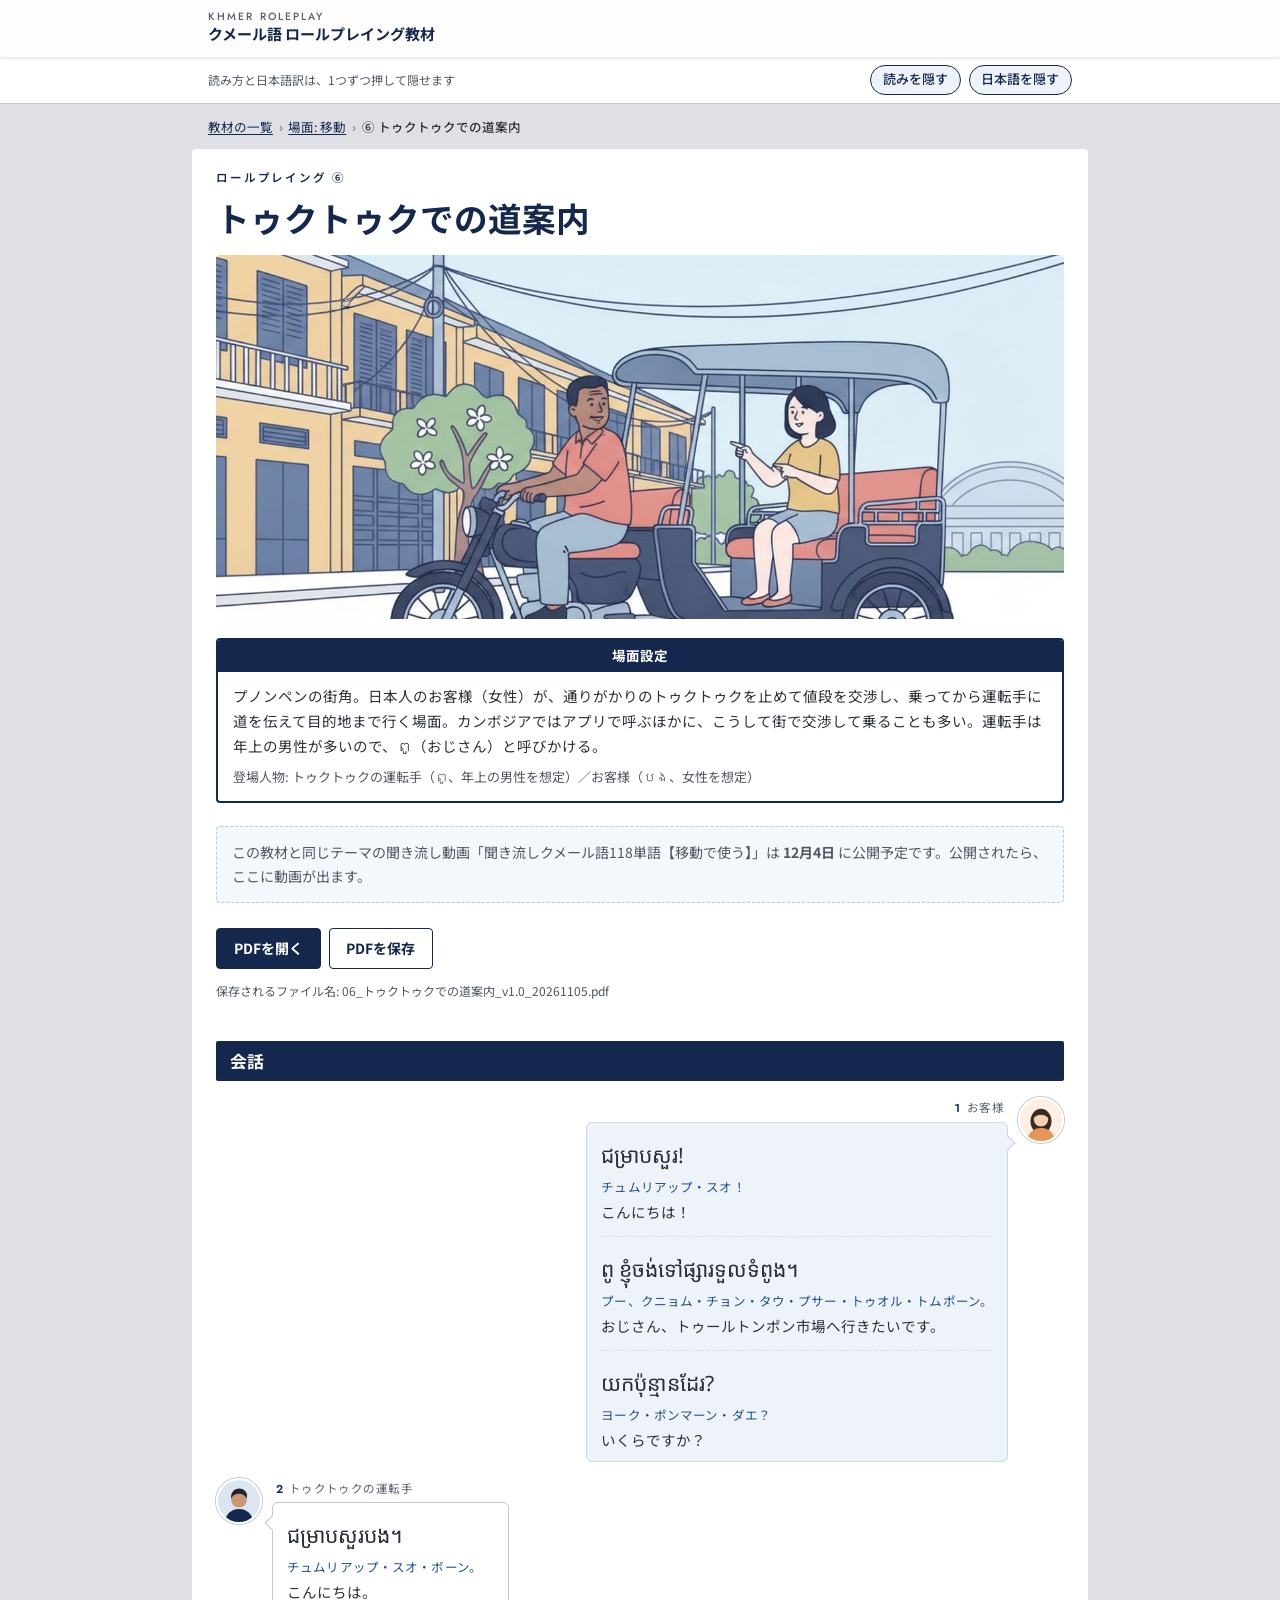
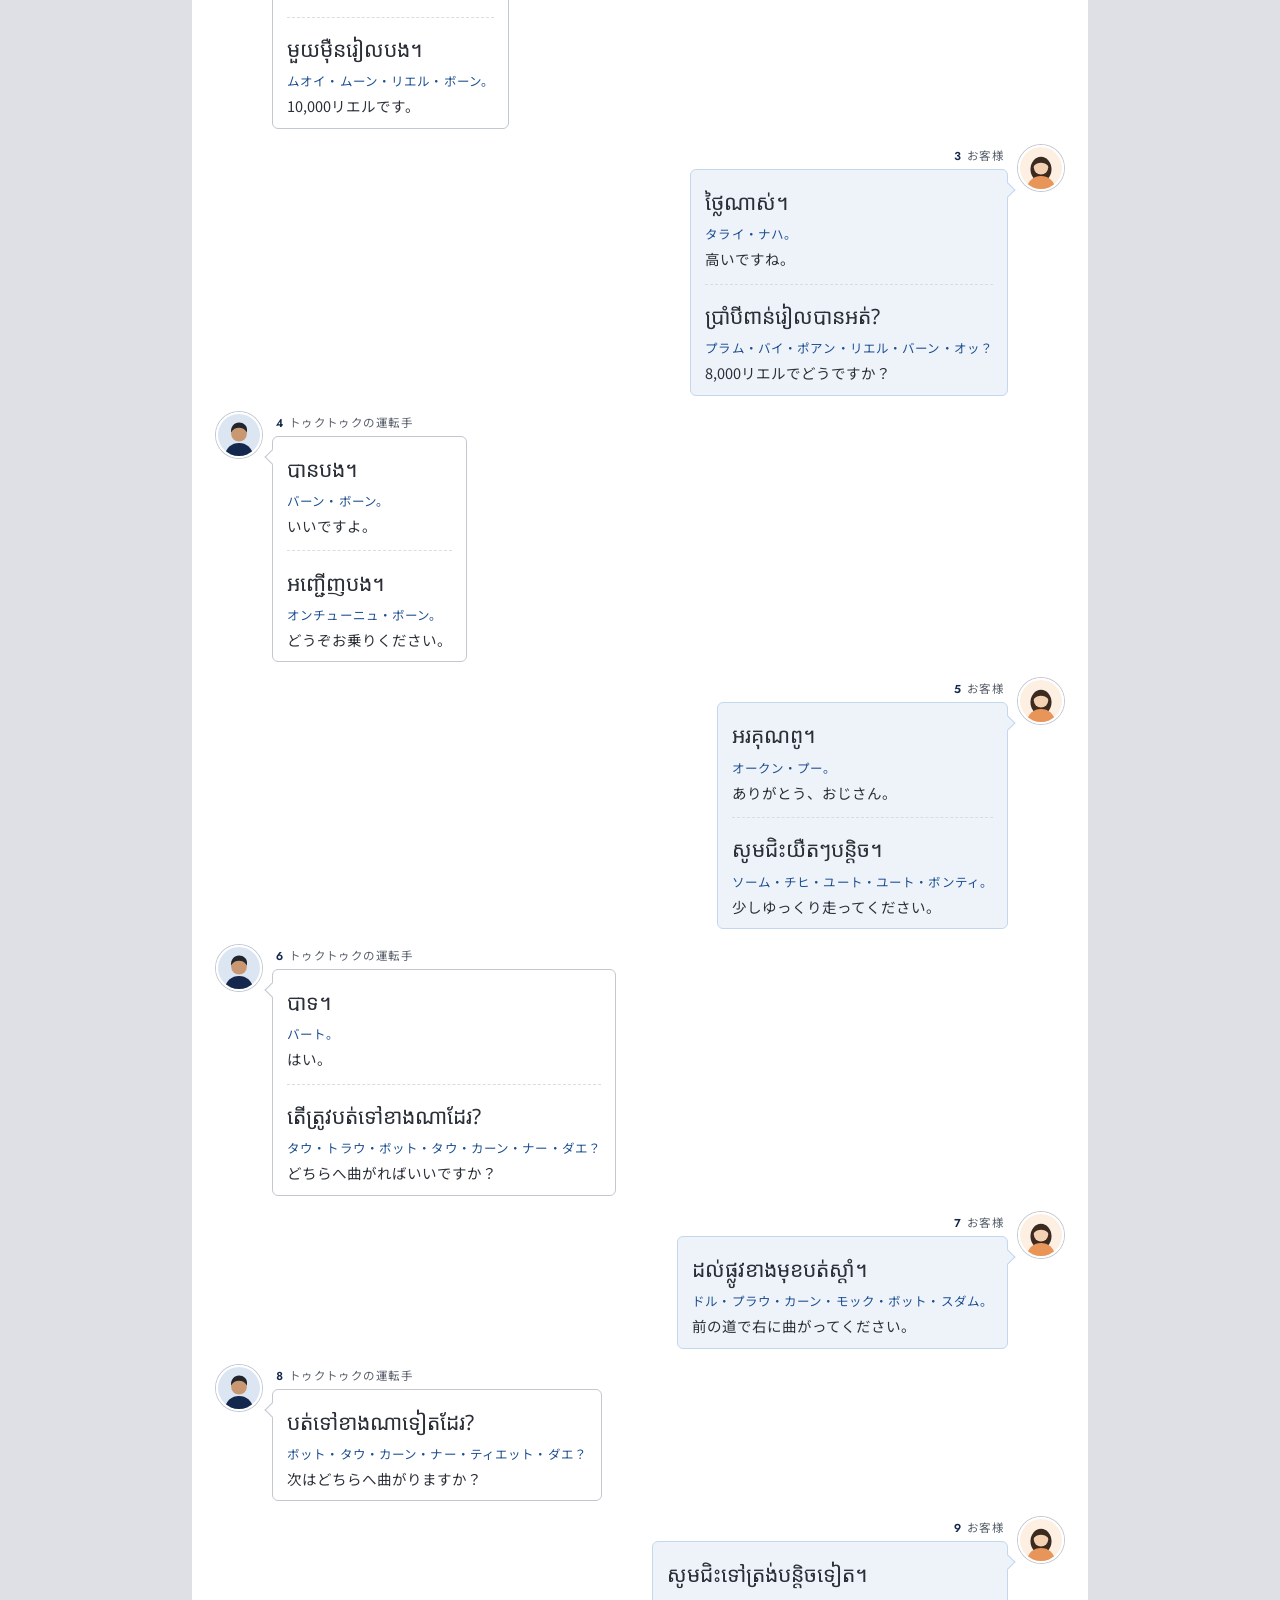
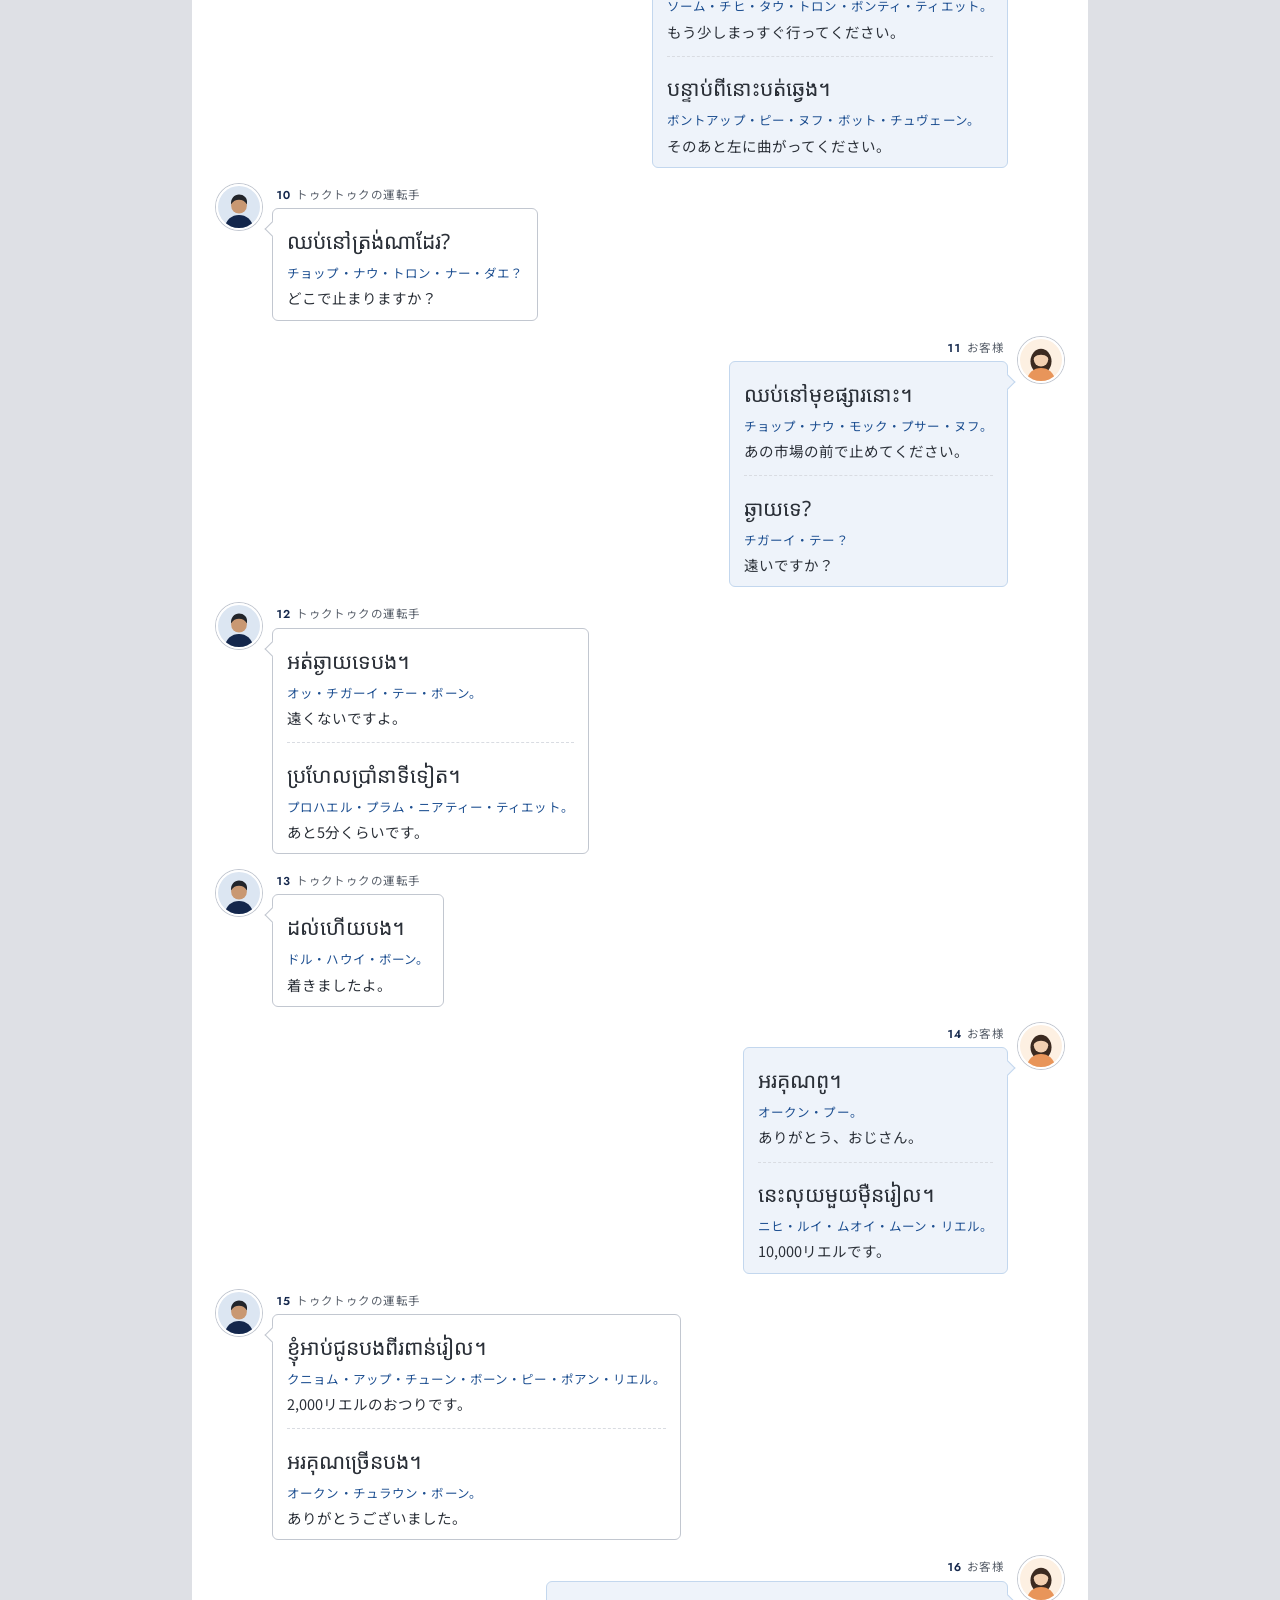
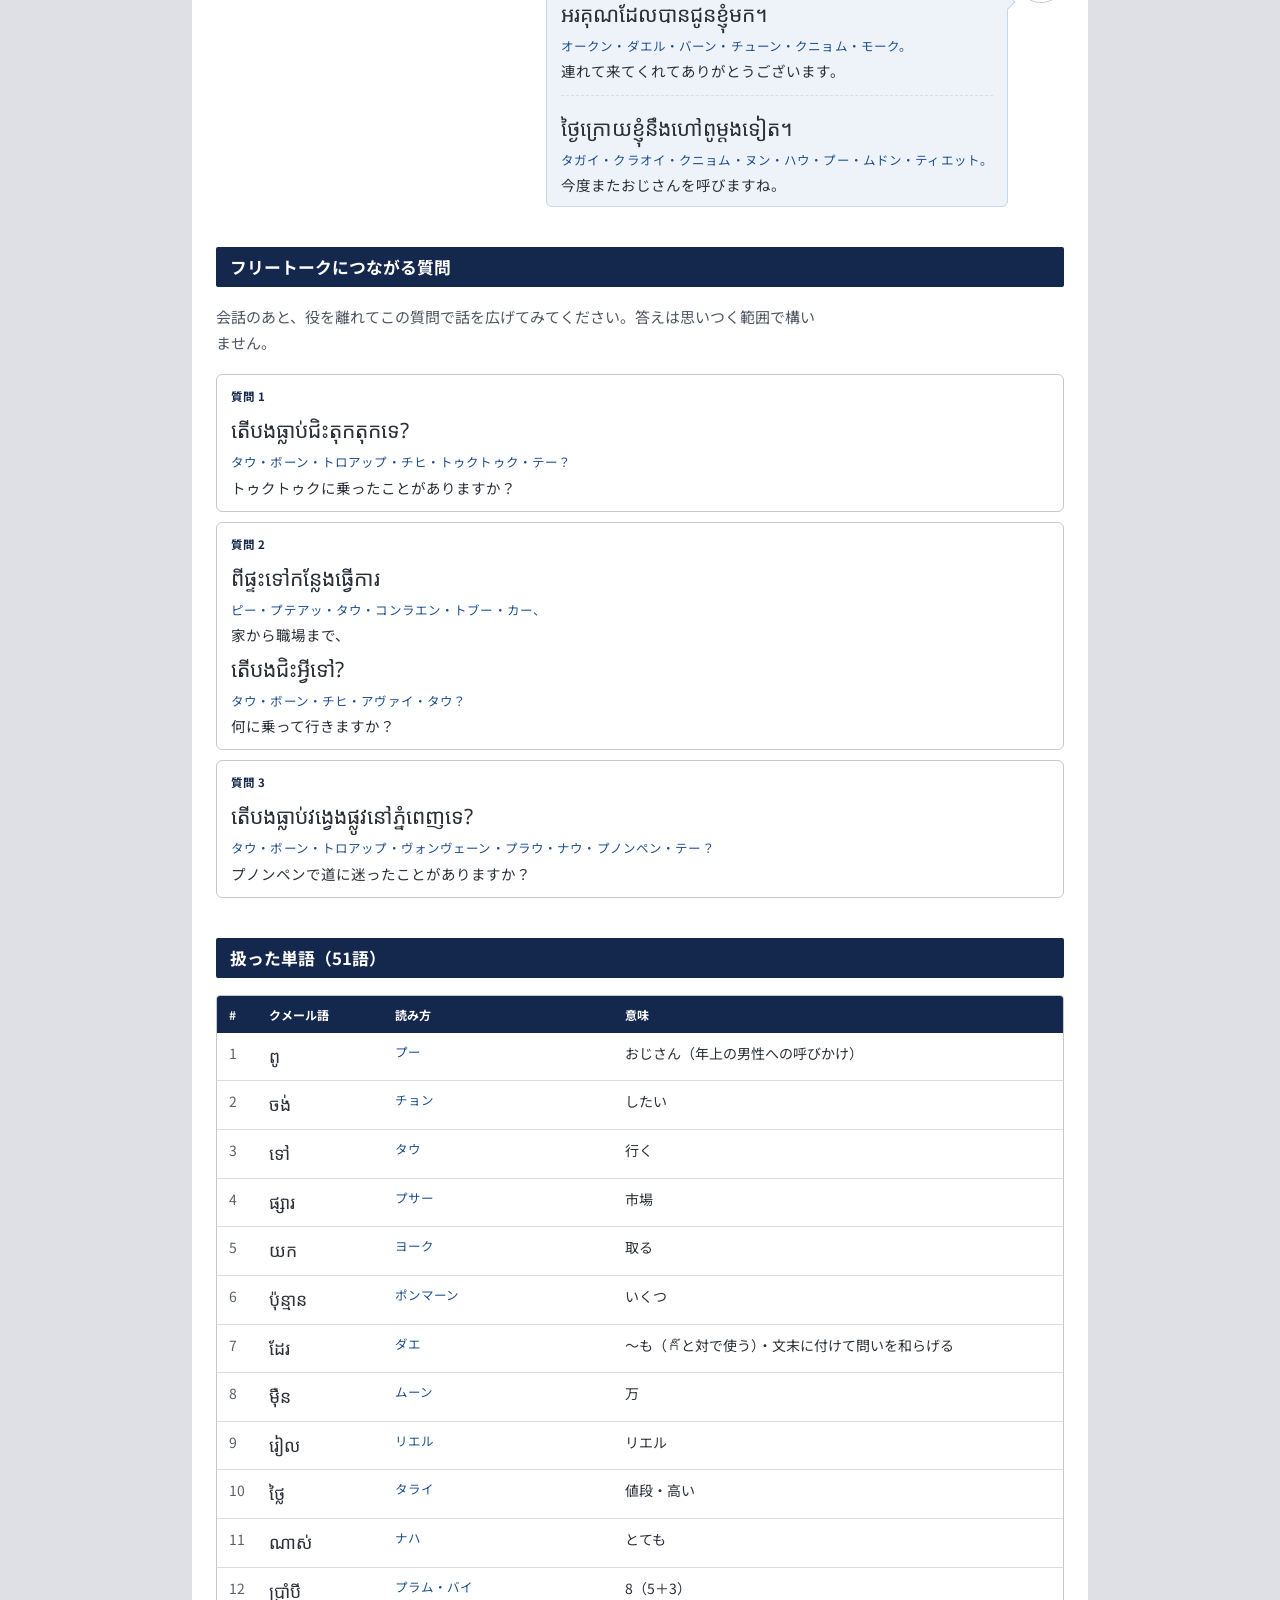
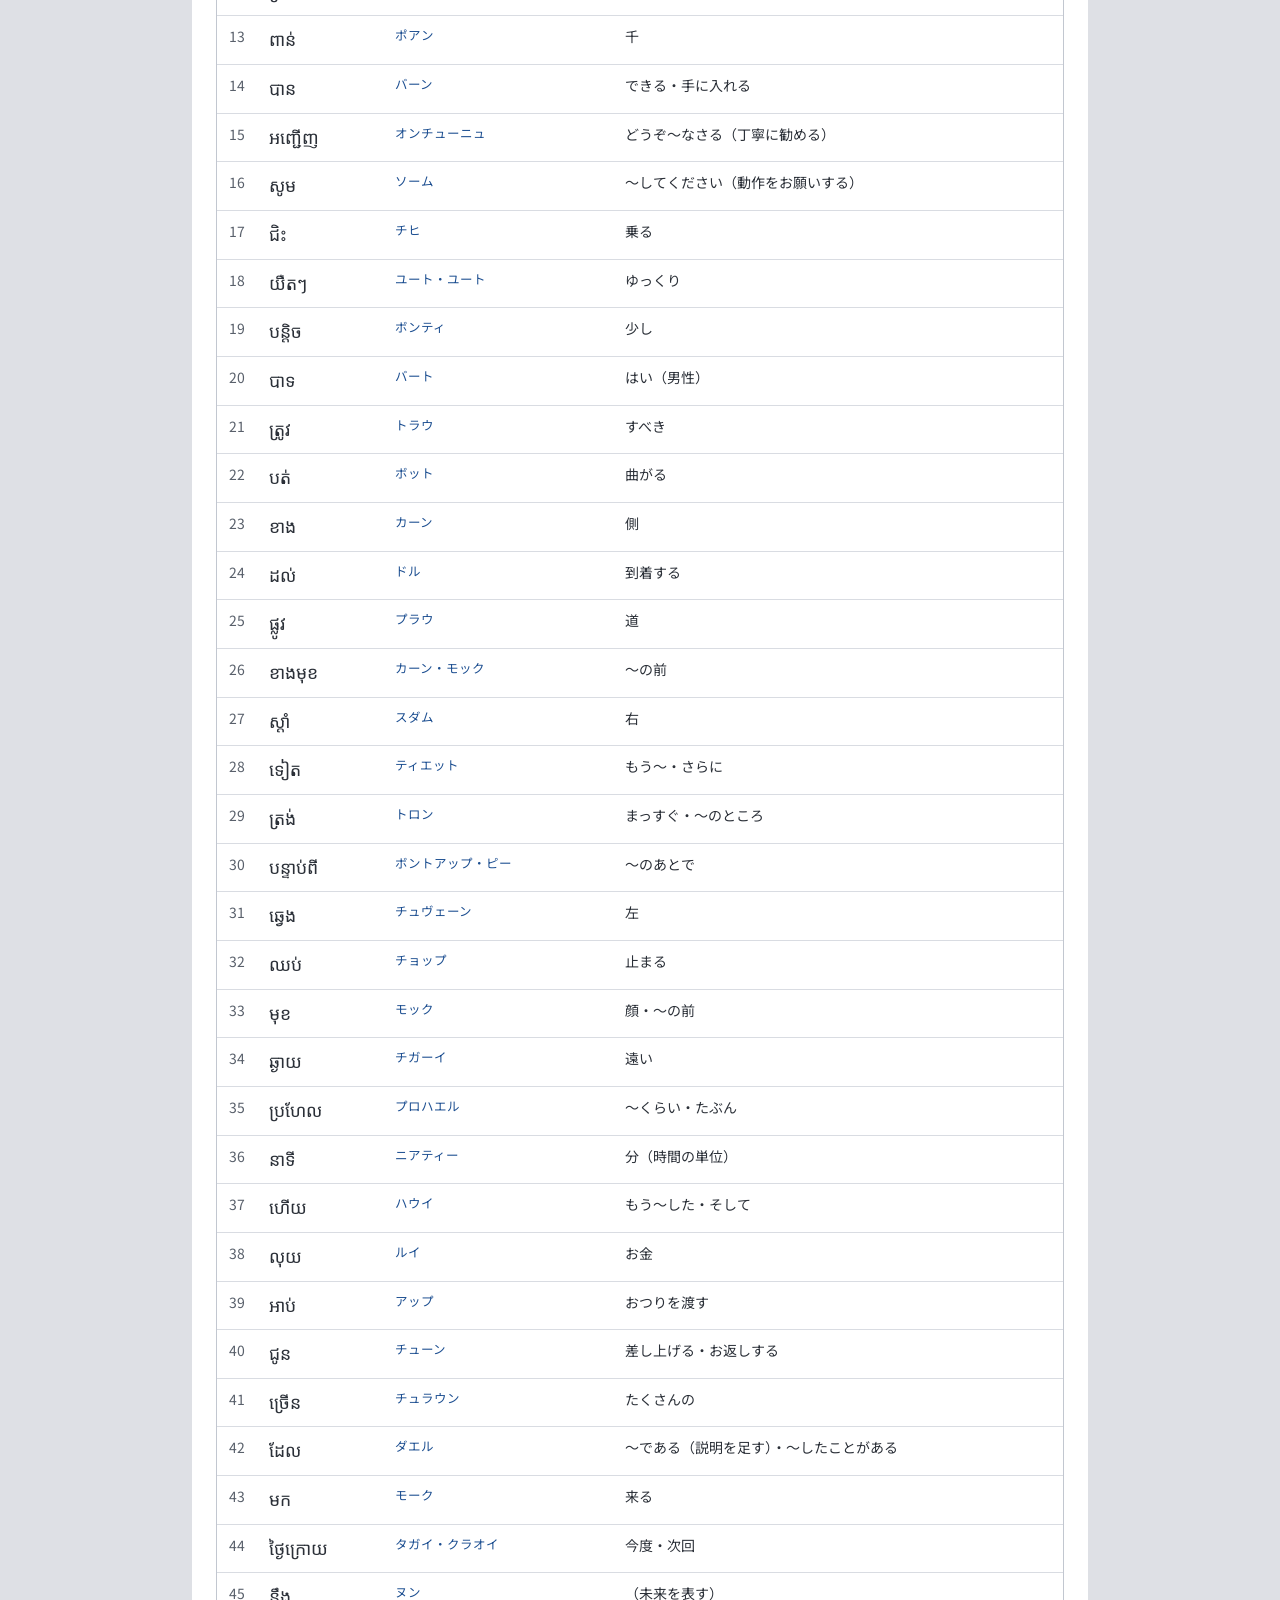
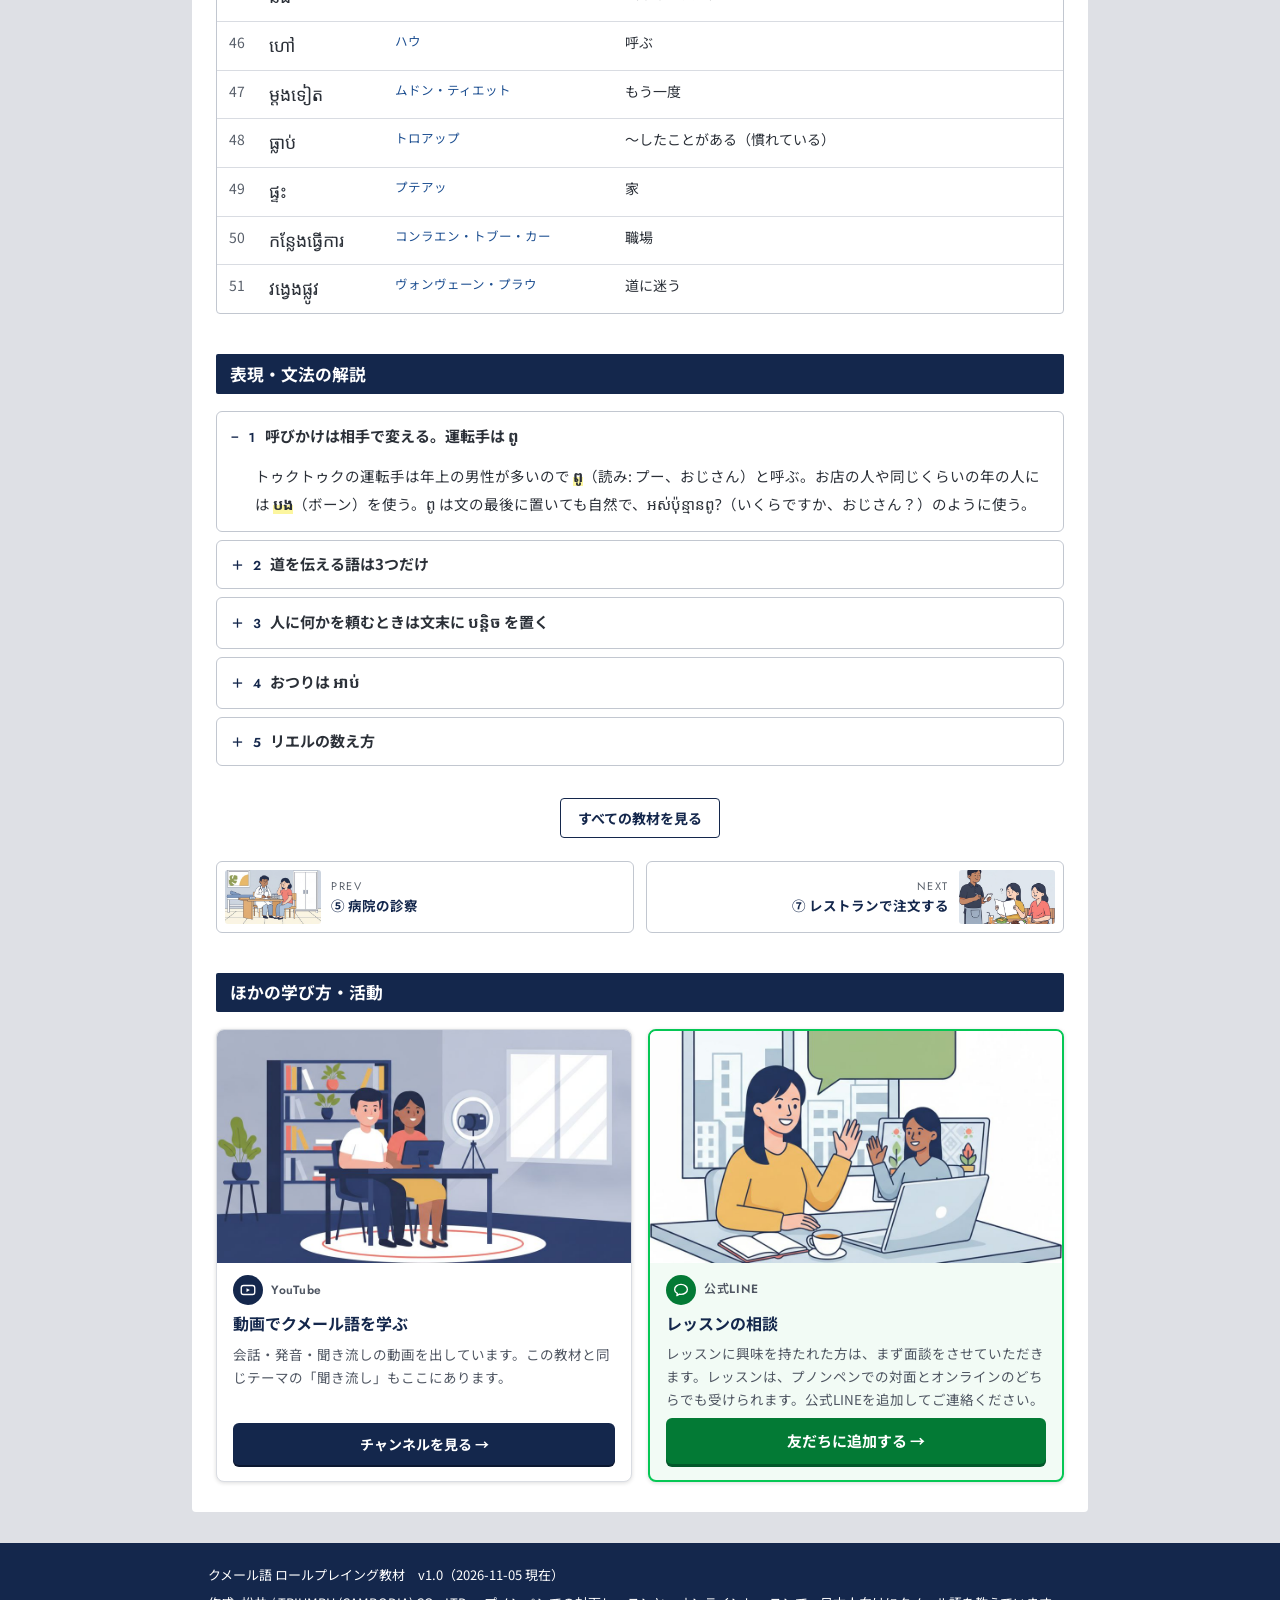
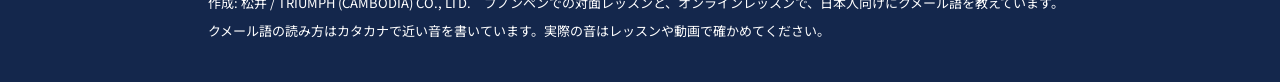
<file: 06/index.html>
<!doctype html>
<html lang="ja">
<head>
<meta charset="utf-8">
<meta name="viewport" content="width=device-width, initial-scale=1, viewport-fit=cover">
<title>トゥクトゥクでの道案内｜クメール語 ロールプレイング教材</title>
<meta name="description" content="トゥクトゥクでの道案内。クメール語の会話・読み方・日本語訳・単語51語・文法解説。PDFつき。">
<meta name="theme-color" content="#FDFDFD">
<meta name="color-scheme" content="only light">
<link rel="canonical" href="https://matsui-khmer.github.io/khmer-roleplay/06/">
<meta property="og:title" content="トゥクトゥクでの道案内｜クメール語 ロールプレイング教材">
<meta property="og:description" content="トゥクトゥクでの道案内。クメール語の会話・読み方・日本語訳・単語51語・文法解説。PDFつき。">
<meta property="og:type" content="website">
<meta property="og:site_name" content="クメール語 ロールプレイング教材">
<link rel="manifest" href="../manifest.webmanifest">
<link rel="icon" href="../icons/icon-192.png" sizes="192x192" type="image/png">
<link rel="apple-touch-icon" href="../icons/icon-192.png">
<link rel="preconnect" href="https://fonts.googleapis.com">
<link rel="preconnect" href="https://fonts.gstatic.com" crossorigin>
<link rel="stylesheet" href="https://fonts.googleapis.com/css2?family=Noto+Sans+JP:wght@400;500;700&amp;family=Noto+Sans+Khmer:wght@400;600&amp;family=Jost:wght@500;600&amp;display=swap">
<link rel="stylesheet" href="../assets/style.css?v=d20261110b">
</head>
<body>
<a class="skip" href="#main">本文へ</a>
<header class="head"><div class="wrap"><a class="logo" href="../"><small>Khmer roleplay</small>クメール語 ロールプレイング教材</a></div></header>
<div class="bar"><div class="wrap">
<span class="lbl">読み方と日本語訳は、1つずつ押して隠せます</span>
<button type="button" class="sw" data-all="yomi" aria-pressed="true">読みを隠す</button>
<button type="button" class="sw" data-all="ja" aria-pressed="true">日本語を隠す</button>
</div></div>
<nav class="crumb wrap" aria-label="いまいる場所"><ol><li><a href="../">教材の一覧</a></li><li><a href="../?ba=%E7%A7%BB%E5%8B%95">場面: 移動</a></li><li><span aria-current="page">⑥ トゥクトゥクでの道案内</span></li></ol></nav>
<script type="application/ld+json">{"@context": "https://schema.org", "@type": "BreadcrumbList", "itemListElement": [{"@type": "ListItem", "position": 1, "name": "教材の一覧", "item": "https://matsui-khmer.github.io/khmer-roleplay/"}, {"@type": "ListItem", "position": 2, "name": "場面: 移動", "item": "https://matsui-khmer.github.io/khmer-roleplay/?ba=%E7%A7%BB%E5%8B%95"}, {"@type": "ListItem", "position": 3, "name": "⑥ トゥクトゥクでの道案内"}]}</script>
<main id="main" class="wrap">
<p class="eyebrow">ロールプレイング ⑥</p>
<h1 class="display">トゥクトゥクでの道案内</h1>
<p class="hero"><img src="../thumbs/06-l.jpg" alt="" width="1280" height="720" decoding="async"></p>
<div class="setting">
<p class="cap">場面設定</p>
<div class="in">
<p>プノンペンの街角。日本人のお客様（女性）が、通りがかりのトゥクトゥクを止めて値段を交渉し、乗ってから運転手に道を伝えて目的地まで行く場面。カンボジアではアプリで呼ぶほかに、こうして街で交渉して乗ることも多い。運転手は年上の男性が多いので、ពូ（おじさん）と呼びかける。</p>
<p class="cast">登場人物: トゥクトゥクの運転手（ពូ、年上の男性を想定）／お客様（បង、女性を想定）</p>
</div>
</div>
<p class="vid later">この教材と同じテーマの聞き流し動画「聞き流しクメール語118単語【移動で使う】」は <b>12月4日</b> に公開予定です。公開されたら、ここに動画が出ます。</p>
<div class="files">
<a class="btn solid" href="../pdf/06_トゥクトゥクでの道案内_v1.0_20261105.pdf" target="_blank" rel="noopener">PDFを開く</a>
<a class="btn" href="../pdf/06_トゥクトゥクでの道案内_v1.0_20261105.pdf" download="06_トゥクトゥクでの道案内_v1.0_20261105.pdf">PDFを保存</a>
</div>
<p class="fname">保存されるファイル名: 06_トゥクトゥクでの道案内_v1.0_20261105.pdf</p>

<h2 class="display">会話</h2>
<ul class="talk">
<li class="turn me"><span class="av" aria-hidden="true"><svg viewBox="0 0 64 64" aria-hidden="true"><rect width="64" height="64" fill="#FDF0E2"/><ellipse cx="32" cy="34" rx="16" ry="19" fill="#3B2A20"/><path d="M10 64c2-13 11-20 22-20s20 7 22 20z" fill="#E8955A"/><circle cx="32" cy="31" r="11" fill="#F3D1B2"/><path d="M20 30c0-9 5-14 12-14s12 5 12 14c-4-5-8-6-12-6s-8 1-12 6z" fill="#3B2A20"/></svg></span><div class="tb"><p class="who"><span class="no" aria-hidden="true">1</span>お客様</p><div class="bub"><div class="ln"><p class="km" lang="km">ជម្រាបសួរ!</p><button type="button" class="peel yomi" aria-pressed="true"><span class="txt">チュムリアップ・スオ！</span><span class="veil">読みを出す</span></button><button type="button" class="peel ja" aria-pressed="true"><span class="txt">こんにちは！</span><span class="veil">日本語を出す</span></button></div><div class="ln"><p class="km" lang="km">ពូ ខ្ញុំចង់ទៅផ្សារទួលទំពូង។</p><button type="button" class="peel yomi" aria-pressed="true"><span class="txt">プー、クニョム・チョン・タウ・プサー・トゥオル・トムポーン。</span><span class="veil">読みを出す</span></button><button type="button" class="peel ja" aria-pressed="true"><span class="txt">おじさん、トゥールトンポン市場へ行きたいです。</span><span class="veil">日本語を出す</span></button></div><div class="ln"><p class="km" lang="km">យកប៉ុន្មានដែរ?</p><button type="button" class="peel yomi" aria-pressed="true"><span class="txt">ヨーク・ポンマーン・ダエ？</span><span class="veil">読みを出す</span></button><button type="button" class="peel ja" aria-pressed="true"><span class="txt">いくらですか？</span><span class="veil">日本語を出す</span></button></div></div></div></li>
<li class="turn"><span class="av" aria-hidden="true"><svg viewBox="0 0 64 64" aria-hidden="true"><rect width="64" height="64" fill="#DCE6F2"/><path d="M10 64c2-13 11-20 22-20s20 7 22 20z" fill="#14274C"/><circle cx="32" cy="30" r="12" fill="#C99872"/><path d="M20 28c-1-9 5-15 12-15s14 5 12 15c-3-5-7-7-12-7s-9 2-12 7z" fill="#22252B"/></svg></span><div class="tb"><p class="who"><span class="no" aria-hidden="true">2</span>トゥクトゥクの運転手</p><div class="bub"><div class="ln"><p class="km" lang="km">ជម្រាបសួរបង។</p><button type="button" class="peel yomi" aria-pressed="true"><span class="txt">チュムリアップ・スオ・ボーン。</span><span class="veil">読みを出す</span></button><button type="button" class="peel ja" aria-pressed="true"><span class="txt">こんにちは。</span><span class="veil">日本語を出す</span></button></div><div class="ln"><p class="km" lang="km">មួយម៉ឺនរៀលបង។</p><button type="button" class="peel yomi" aria-pressed="true"><span class="txt">ムオイ・ムーン・リエル・ボーン。</span><span class="veil">読みを出す</span></button><button type="button" class="peel ja" aria-pressed="true"><span class="txt">10,000リエルです。</span><span class="veil">日本語を出す</span></button></div></div></div></li>
<li class="turn me"><span class="av" aria-hidden="true"><svg viewBox="0 0 64 64" aria-hidden="true"><rect width="64" height="64" fill="#FDF0E2"/><ellipse cx="32" cy="34" rx="16" ry="19" fill="#3B2A20"/><path d="M10 64c2-13 11-20 22-20s20 7 22 20z" fill="#E8955A"/><circle cx="32" cy="31" r="11" fill="#F3D1B2"/><path d="M20 30c0-9 5-14 12-14s12 5 12 14c-4-5-8-6-12-6s-8 1-12 6z" fill="#3B2A20"/></svg></span><div class="tb"><p class="who"><span class="no" aria-hidden="true">3</span>お客様</p><div class="bub"><div class="ln"><p class="km" lang="km">ថ្លៃណាស់។</p><button type="button" class="peel yomi" aria-pressed="true"><span class="txt">タライ・ナハ。</span><span class="veil">読みを出す</span></button><button type="button" class="peel ja" aria-pressed="true"><span class="txt">高いですね。</span><span class="veil">日本語を出す</span></button></div><div class="ln"><p class="km" lang="km">ប្រាំបីពាន់រៀលបានអត់?</p><button type="button" class="peel yomi" aria-pressed="true"><span class="txt">プラム・バイ・ポアン・リエル・バーン・オッ？</span><span class="veil">読みを出す</span></button><button type="button" class="peel ja" aria-pressed="true"><span class="txt">8,000リエルでどうですか？</span><span class="veil">日本語を出す</span></button></div></div></div></li>
<li class="turn"><span class="av" aria-hidden="true"><svg viewBox="0 0 64 64" aria-hidden="true"><rect width="64" height="64" fill="#DCE6F2"/><path d="M10 64c2-13 11-20 22-20s20 7 22 20z" fill="#14274C"/><circle cx="32" cy="30" r="12" fill="#C99872"/><path d="M20 28c-1-9 5-15 12-15s14 5 12 15c-3-5-7-7-12-7s-9 2-12 7z" fill="#22252B"/></svg></span><div class="tb"><p class="who"><span class="no" aria-hidden="true">4</span>トゥクトゥクの運転手</p><div class="bub"><div class="ln"><p class="km" lang="km">បានបង។</p><button type="button" class="peel yomi" aria-pressed="true"><span class="txt">バーン・ボーン。</span><span class="veil">読みを出す</span></button><button type="button" class="peel ja" aria-pressed="true"><span class="txt">いいですよ。</span><span class="veil">日本語を出す</span></button></div><div class="ln"><p class="km" lang="km">អញ្ជើញបង។</p><button type="button" class="peel yomi" aria-pressed="true"><span class="txt">オンチューニュ・ボーン。</span><span class="veil">読みを出す</span></button><button type="button" class="peel ja" aria-pressed="true"><span class="txt">どうぞお乗りください。</span><span class="veil">日本語を出す</span></button></div></div></div></li>
<li class="turn me"><span class="av" aria-hidden="true"><svg viewBox="0 0 64 64" aria-hidden="true"><rect width="64" height="64" fill="#FDF0E2"/><ellipse cx="32" cy="34" rx="16" ry="19" fill="#3B2A20"/><path d="M10 64c2-13 11-20 22-20s20 7 22 20z" fill="#E8955A"/><circle cx="32" cy="31" r="11" fill="#F3D1B2"/><path d="M20 30c0-9 5-14 12-14s12 5 12 14c-4-5-8-6-12-6s-8 1-12 6z" fill="#3B2A20"/></svg></span><div class="tb"><p class="who"><span class="no" aria-hidden="true">5</span>お客様</p><div class="bub"><div class="ln"><p class="km" lang="km">អរគុណពូ។</p><button type="button" class="peel yomi" aria-pressed="true"><span class="txt">オークン・プー。</span><span class="veil">読みを出す</span></button><button type="button" class="peel ja" aria-pressed="true"><span class="txt">ありがとう、おじさん。</span><span class="veil">日本語を出す</span></button></div><div class="ln"><p class="km" lang="km">សូមជិះយឺតៗបន្តិច។</p><button type="button" class="peel yomi" aria-pressed="true"><span class="txt">ソーム・チヒ・ユート・ユート・ボンティ。</span><span class="veil">読みを出す</span></button><button type="button" class="peel ja" aria-pressed="true"><span class="txt">少しゆっくり走ってください。</span><span class="veil">日本語を出す</span></button></div></div></div></li>
<li class="turn"><span class="av" aria-hidden="true"><svg viewBox="0 0 64 64" aria-hidden="true"><rect width="64" height="64" fill="#DCE6F2"/><path d="M10 64c2-13 11-20 22-20s20 7 22 20z" fill="#14274C"/><circle cx="32" cy="30" r="12" fill="#C99872"/><path d="M20 28c-1-9 5-15 12-15s14 5 12 15c-3-5-7-7-12-7s-9 2-12 7z" fill="#22252B"/></svg></span><div class="tb"><p class="who"><span class="no" aria-hidden="true">6</span>トゥクトゥクの運転手</p><div class="bub"><div class="ln"><p class="km" lang="km">បាទ។</p><button type="button" class="peel yomi" aria-pressed="true"><span class="txt">バート。</span><span class="veil">読みを出す</span></button><button type="button" class="peel ja" aria-pressed="true"><span class="txt">はい。</span><span class="veil">日本語を出す</span></button></div><div class="ln"><p class="km" lang="km">តើត្រូវបត់ទៅខាងណាដែរ?</p><button type="button" class="peel yomi" aria-pressed="true"><span class="txt">タウ・トラウ・ボット・タウ・カーン・ナー・ダエ？</span><span class="veil">読みを出す</span></button><button type="button" class="peel ja" aria-pressed="true"><span class="txt">どちらへ曲がればいいですか？</span><span class="veil">日本語を出す</span></button></div></div></div></li>
<li class="turn me"><span class="av" aria-hidden="true"><svg viewBox="0 0 64 64" aria-hidden="true"><rect width="64" height="64" fill="#FDF0E2"/><ellipse cx="32" cy="34" rx="16" ry="19" fill="#3B2A20"/><path d="M10 64c2-13 11-20 22-20s20 7 22 20z" fill="#E8955A"/><circle cx="32" cy="31" r="11" fill="#F3D1B2"/><path d="M20 30c0-9 5-14 12-14s12 5 12 14c-4-5-8-6-12-6s-8 1-12 6z" fill="#3B2A20"/></svg></span><div class="tb"><p class="who"><span class="no" aria-hidden="true">7</span>お客様</p><div class="bub"><div class="ln"><p class="km" lang="km">ដល់ផ្លូវខាងមុខបត់ស្តាំ។</p><button type="button" class="peel yomi" aria-pressed="true"><span class="txt">ドル・プラウ・カーン・モック・ボット・スダム。</span><span class="veil">読みを出す</span></button><button type="button" class="peel ja" aria-pressed="true"><span class="txt">前の道で右に曲がってください。</span><span class="veil">日本語を出す</span></button></div></div></div></li>
<li class="turn"><span class="av" aria-hidden="true"><svg viewBox="0 0 64 64" aria-hidden="true"><rect width="64" height="64" fill="#DCE6F2"/><path d="M10 64c2-13 11-20 22-20s20 7 22 20z" fill="#14274C"/><circle cx="32" cy="30" r="12" fill="#C99872"/><path d="M20 28c-1-9 5-15 12-15s14 5 12 15c-3-5-7-7-12-7s-9 2-12 7z" fill="#22252B"/></svg></span><div class="tb"><p class="who"><span class="no" aria-hidden="true">8</span>トゥクトゥクの運転手</p><div class="bub"><div class="ln"><p class="km" lang="km">បត់ទៅខាងណាទៀតដែរ?</p><button type="button" class="peel yomi" aria-pressed="true"><span class="txt">ボット・タウ・カーン・ナー・ティエット・ダエ？</span><span class="veil">読みを出す</span></button><button type="button" class="peel ja" aria-pressed="true"><span class="txt">次はどちらへ曲がりますか？</span><span class="veil">日本語を出す</span></button></div></div></div></li>
<li class="turn me"><span class="av" aria-hidden="true"><svg viewBox="0 0 64 64" aria-hidden="true"><rect width="64" height="64" fill="#FDF0E2"/><ellipse cx="32" cy="34" rx="16" ry="19" fill="#3B2A20"/><path d="M10 64c2-13 11-20 22-20s20 7 22 20z" fill="#E8955A"/><circle cx="32" cy="31" r="11" fill="#F3D1B2"/><path d="M20 30c0-9 5-14 12-14s12 5 12 14c-4-5-8-6-12-6s-8 1-12 6z" fill="#3B2A20"/></svg></span><div class="tb"><p class="who"><span class="no" aria-hidden="true">9</span>お客様</p><div class="bub"><div class="ln"><p class="km" lang="km">សូមជិះទៅត្រង់បន្តិចទៀត។</p><button type="button" class="peel yomi" aria-pressed="true"><span class="txt">ソーム・チヒ・タウ・トロン・ボンティ・ティエット。</span><span class="veil">読みを出す</span></button><button type="button" class="peel ja" aria-pressed="true"><span class="txt">もう少しまっすぐ行ってください。</span><span class="veil">日本語を出す</span></button></div><div class="ln"><p class="km" lang="km">បន្ទាប់ពីនោះបត់ឆ្វេង។</p><button type="button" class="peel yomi" aria-pressed="true"><span class="txt">ボントアップ・ピー・ヌフ・ボット・チュヴェーン。</span><span class="veil">読みを出す</span></button><button type="button" class="peel ja" aria-pressed="true"><span class="txt">そのあと左に曲がってください。</span><span class="veil">日本語を出す</span></button></div></div></div></li>
<li class="turn"><span class="av" aria-hidden="true"><svg viewBox="0 0 64 64" aria-hidden="true"><rect width="64" height="64" fill="#DCE6F2"/><path d="M10 64c2-13 11-20 22-20s20 7 22 20z" fill="#14274C"/><circle cx="32" cy="30" r="12" fill="#C99872"/><path d="M20 28c-1-9 5-15 12-15s14 5 12 15c-3-5-7-7-12-7s-9 2-12 7z" fill="#22252B"/></svg></span><div class="tb"><p class="who"><span class="no" aria-hidden="true">10</span>トゥクトゥクの運転手</p><div class="bub"><div class="ln"><p class="km" lang="km">ឈប់នៅត្រង់ណាដែរ?</p><button type="button" class="peel yomi" aria-pressed="true"><span class="txt">チョップ・ナウ・トロン・ナー・ダエ？</span><span class="veil">読みを出す</span></button><button type="button" class="peel ja" aria-pressed="true"><span class="txt">どこで止まりますか？</span><span class="veil">日本語を出す</span></button></div></div></div></li>
<li class="turn me"><span class="av" aria-hidden="true"><svg viewBox="0 0 64 64" aria-hidden="true"><rect width="64" height="64" fill="#FDF0E2"/><ellipse cx="32" cy="34" rx="16" ry="19" fill="#3B2A20"/><path d="M10 64c2-13 11-20 22-20s20 7 22 20z" fill="#E8955A"/><circle cx="32" cy="31" r="11" fill="#F3D1B2"/><path d="M20 30c0-9 5-14 12-14s12 5 12 14c-4-5-8-6-12-6s-8 1-12 6z" fill="#3B2A20"/></svg></span><div class="tb"><p class="who"><span class="no" aria-hidden="true">11</span>お客様</p><div class="bub"><div class="ln"><p class="km" lang="km">ឈប់នៅមុខផ្សារនោះ។</p><button type="button" class="peel yomi" aria-pressed="true"><span class="txt">チョップ・ナウ・モック・プサー・ヌフ。</span><span class="veil">読みを出す</span></button><button type="button" class="peel ja" aria-pressed="true"><span class="txt">あの市場の前で止めてください。</span><span class="veil">日本語を出す</span></button></div><div class="ln"><p class="km" lang="km">ឆ្ងាយទេ?</p><button type="button" class="peel yomi" aria-pressed="true"><span class="txt">チガーイ・テー？</span><span class="veil">読みを出す</span></button><button type="button" class="peel ja" aria-pressed="true"><span class="txt">遠いですか？</span><span class="veil">日本語を出す</span></button></div></div></div></li>
<li class="turn"><span class="av" aria-hidden="true"><svg viewBox="0 0 64 64" aria-hidden="true"><rect width="64" height="64" fill="#DCE6F2"/><path d="M10 64c2-13 11-20 22-20s20 7 22 20z" fill="#14274C"/><circle cx="32" cy="30" r="12" fill="#C99872"/><path d="M20 28c-1-9 5-15 12-15s14 5 12 15c-3-5-7-7-12-7s-9 2-12 7z" fill="#22252B"/></svg></span><div class="tb"><p class="who"><span class="no" aria-hidden="true">12</span>トゥクトゥクの運転手</p><div class="bub"><div class="ln"><p class="km" lang="km">អត់ឆ្ងាយទេបង។</p><button type="button" class="peel yomi" aria-pressed="true"><span class="txt">オッ・チガーイ・テー・ボーン。</span><span class="veil">読みを出す</span></button><button type="button" class="peel ja" aria-pressed="true"><span class="txt">遠くないですよ。</span><span class="veil">日本語を出す</span></button></div><div class="ln"><p class="km" lang="km">ប្រហែលប្រាំនាទីទៀត។</p><button type="button" class="peel yomi" aria-pressed="true"><span class="txt">プロハエル・プラム・ニアティー・ティエット。</span><span class="veil">読みを出す</span></button><button type="button" class="peel ja" aria-pressed="true"><span class="txt">あと5分くらいです。</span><span class="veil">日本語を出す</span></button></div></div></div></li>
<li class="turn"><span class="av" aria-hidden="true"><svg viewBox="0 0 64 64" aria-hidden="true"><rect width="64" height="64" fill="#DCE6F2"/><path d="M10 64c2-13 11-20 22-20s20 7 22 20z" fill="#14274C"/><circle cx="32" cy="30" r="12" fill="#C99872"/><path d="M20 28c-1-9 5-15 12-15s14 5 12 15c-3-5-7-7-12-7s-9 2-12 7z" fill="#22252B"/></svg></span><div class="tb"><p class="who"><span class="no" aria-hidden="true">13</span>トゥクトゥクの運転手</p><div class="bub"><div class="ln"><p class="km" lang="km">ដល់ហើយបង។</p><button type="button" class="peel yomi" aria-pressed="true"><span class="txt">ドル・ハウイ・ボーン。</span><span class="veil">読みを出す</span></button><button type="button" class="peel ja" aria-pressed="true"><span class="txt">着きましたよ。</span><span class="veil">日本語を出す</span></button></div></div></div></li>
<li class="turn me"><span class="av" aria-hidden="true"><svg viewBox="0 0 64 64" aria-hidden="true"><rect width="64" height="64" fill="#FDF0E2"/><ellipse cx="32" cy="34" rx="16" ry="19" fill="#3B2A20"/><path d="M10 64c2-13 11-20 22-20s20 7 22 20z" fill="#E8955A"/><circle cx="32" cy="31" r="11" fill="#F3D1B2"/><path d="M20 30c0-9 5-14 12-14s12 5 12 14c-4-5-8-6-12-6s-8 1-12 6z" fill="#3B2A20"/></svg></span><div class="tb"><p class="who"><span class="no" aria-hidden="true">14</span>お客様</p><div class="bub"><div class="ln"><p class="km" lang="km">អរគុណពូ។</p><button type="button" class="peel yomi" aria-pressed="true"><span class="txt">オークン・プー。</span><span class="veil">読みを出す</span></button><button type="button" class="peel ja" aria-pressed="true"><span class="txt">ありがとう、おじさん。</span><span class="veil">日本語を出す</span></button></div><div class="ln"><p class="km" lang="km">នេះលុយមួយម៉ឺនរៀល។</p><button type="button" class="peel yomi" aria-pressed="true"><span class="txt">ニヒ・ルイ・ムオイ・ムーン・リエル。</span><span class="veil">読みを出す</span></button><button type="button" class="peel ja" aria-pressed="true"><span class="txt">10,000リエルです。</span><span class="veil">日本語を出す</span></button></div></div></div></li>
<li class="turn"><span class="av" aria-hidden="true"><svg viewBox="0 0 64 64" aria-hidden="true"><rect width="64" height="64" fill="#DCE6F2"/><path d="M10 64c2-13 11-20 22-20s20 7 22 20z" fill="#14274C"/><circle cx="32" cy="30" r="12" fill="#C99872"/><path d="M20 28c-1-9 5-15 12-15s14 5 12 15c-3-5-7-7-12-7s-9 2-12 7z" fill="#22252B"/></svg></span><div class="tb"><p class="who"><span class="no" aria-hidden="true">15</span>トゥクトゥクの運転手</p><div class="bub"><div class="ln"><p class="km" lang="km">ខ្ញុំអាប់ជូនបងពីរពាន់រៀល។</p><button type="button" class="peel yomi" aria-pressed="true"><span class="txt">クニョム・アップ・チューン・ボーン・ピー・ポアン・リエル。</span><span class="veil">読みを出す</span></button><button type="button" class="peel ja" aria-pressed="true"><span class="txt">2,000リエルのおつりです。</span><span class="veil">日本語を出す</span></button></div><div class="ln"><p class="km" lang="km">អរគុណច្រើនបង។</p><button type="button" class="peel yomi" aria-pressed="true"><span class="txt">オークン・チュラウン・ボーン。</span><span class="veil">読みを出す</span></button><button type="button" class="peel ja" aria-pressed="true"><span class="txt">ありがとうございました。</span><span class="veil">日本語を出す</span></button></div></div></div></li>
<li class="turn me"><span class="av" aria-hidden="true"><svg viewBox="0 0 64 64" aria-hidden="true"><rect width="64" height="64" fill="#FDF0E2"/><ellipse cx="32" cy="34" rx="16" ry="19" fill="#3B2A20"/><path d="M10 64c2-13 11-20 22-20s20 7 22 20z" fill="#E8955A"/><circle cx="32" cy="31" r="11" fill="#F3D1B2"/><path d="M20 30c0-9 5-14 12-14s12 5 12 14c-4-5-8-6-12-6s-8 1-12 6z" fill="#3B2A20"/></svg></span><div class="tb"><p class="who"><span class="no" aria-hidden="true">16</span>お客様</p><div class="bub"><div class="ln"><p class="km" lang="km">អរគុណដែលបានជូនខ្ញុំមក។</p><button type="button" class="peel yomi" aria-pressed="true"><span class="txt">オークン・ダエル・バーン・チューン・クニョム・モーク。</span><span class="veil">読みを出す</span></button><button type="button" class="peel ja" aria-pressed="true"><span class="txt">連れて来てくれてありがとうございます。</span><span class="veil">日本語を出す</span></button></div><div class="ln"><p class="km" lang="km">ថ្ងៃក្រោយខ្ញុំនឹងហៅពូម្ដងទៀត។</p><button type="button" class="peel yomi" aria-pressed="true"><span class="txt">タガイ・クラオイ・クニョム・ヌン・ハウ・プー・ムドン・ティエット。</span><span class="veil">読みを出す</span></button><button type="button" class="peel ja" aria-pressed="true"><span class="txt">今度またおじさんを呼びますね。</span><span class="veil">日本語を出す</span></button></div></div></div></li>
</ul>

<h2 class="display">フリートークにつながる質問</h2>
<p class="lede">会話のあと、役を離れてこの質問で話を広げてみてください。答えは思いつく範囲で構いません。</p>
<ul class="q">
<li><p class="qn">質問 1</p><p class="km" lang="km">តើបងធ្លាប់ជិះតុកតុកទេ?</p><button type="button" class="peel yomi" aria-pressed="true"><span class="txt">タウ・ボーン・トロアップ・チヒ・トゥクトゥク・テー？</span><span class="veil">読みを出す</span></button><button type="button" class="peel ja" aria-pressed="true"><span class="txt">トゥクトゥクに乗ったことがありますか？</span><span class="veil">日本語を出す</span></button></li>
<li><p class="qn">質問 2</p><p class="km" lang="km">ពីផ្ទះទៅកន្លែងធ្វើការ</p><button type="button" class="peel yomi" aria-pressed="true"><span class="txt">ピー・プテアッ・タウ・コンラエン・トブー・カー、</span><span class="veil">読みを出す</span></button><button type="button" class="peel ja" aria-pressed="true"><span class="txt">家から職場まで、</span><span class="veil">日本語を出す</span></button><p class="km" lang="km">តើបងជិះអ្វីទៅ?</p><button type="button" class="peel yomi" aria-pressed="true"><span class="txt">タウ・ボーン・チヒ・アヴァイ・タウ？</span><span class="veil">読みを出す</span></button><button type="button" class="peel ja" aria-pressed="true"><span class="txt">何に乗って行きますか？</span><span class="veil">日本語を出す</span></button></li>
<li><p class="qn">質問 3</p><p class="km" lang="km">តើបងធ្លាប់វង្វេងផ្លូវនៅភ្នំពេញទេ?</p><button type="button" class="peel yomi" aria-pressed="true"><span class="txt">タウ・ボーン・トロアップ・ヴォンヴェーン・プラウ・ナウ・プノンペン・テー？</span><span class="veil">読みを出す</span></button><button type="button" class="peel ja" aria-pressed="true"><span class="txt">プノンペンで道に迷ったことがありますか？</span><span class="veil">日本語を出す</span></button></li>
</ul>

<h2 class="display">扱った単語（51語）</h2>
<div class="tablewrap">
<table class="words">
<thead><tr><th>#</th><th>クメール語</th><th>読み方</th><th>意味</th></tr></thead>
<tbody>
<tr><td class="i">1</td><td class="w" lang="km">ពូ</td><td class="y">プー</td><td>おじさん（年上の男性への呼びかけ）</td></tr>
<tr><td class="i">2</td><td class="w" lang="km">ចង់</td><td class="y">チョン</td><td>したい</td></tr>
<tr><td class="i">3</td><td class="w" lang="km">ទៅ</td><td class="y">タウ</td><td>行く</td></tr>
<tr><td class="i">4</td><td class="w" lang="km">ផ្សារ</td><td class="y">プサー</td><td>市場</td></tr>
<tr><td class="i">5</td><td class="w" lang="km">យក</td><td class="y">ヨーク</td><td>取る</td></tr>
<tr><td class="i">6</td><td class="w" lang="km">ប៉ុន្មាន</td><td class="y">ポンマーン</td><td>いくつ</td></tr>
<tr><td class="i">7</td><td class="w" lang="km">ដែរ</td><td class="y">ダエ</td><td>〜も（ក៏と対で使う）・文末に付けて問いを和らげる</td></tr>
<tr><td class="i">8</td><td class="w" lang="km">ម៉ឺន</td><td class="y">ムーン</td><td>万</td></tr>
<tr><td class="i">9</td><td class="w" lang="km">រៀល</td><td class="y">リエル</td><td>リエル</td></tr>
<tr><td class="i">10</td><td class="w" lang="km">ថ្លៃ</td><td class="y">タライ</td><td>値段・高い</td></tr>
<tr><td class="i">11</td><td class="w" lang="km">ណាស់</td><td class="y">ナハ</td><td>とても</td></tr>
<tr><td class="i">12</td><td class="w" lang="km">ប្រាំបី</td><td class="y">プラム・バイ</td><td>8（5＋3）</td></tr>
<tr><td class="i">13</td><td class="w" lang="km">ពាន់</td><td class="y">ポアン</td><td>千</td></tr>
<tr><td class="i">14</td><td class="w" lang="km">បាន</td><td class="y">バーン</td><td>できる・手に入れる</td></tr>
<tr><td class="i">15</td><td class="w" lang="km">អញ្ជើញ</td><td class="y">オンチューニュ</td><td>どうぞ〜なさる（丁寧に勧める）</td></tr>
<tr><td class="i">16</td><td class="w" lang="km">សូម</td><td class="y">ソーム</td><td>〜してください（動作をお願いする）</td></tr>
<tr><td class="i">17</td><td class="w" lang="km">ជិះ</td><td class="y">チヒ</td><td>乗る</td></tr>
<tr><td class="i">18</td><td class="w" lang="km">យឺតៗ</td><td class="y">ユート・ユート</td><td>ゆっくり</td></tr>
<tr><td class="i">19</td><td class="w" lang="km">បន្តិច</td><td class="y">ボンティ</td><td>少し</td></tr>
<tr><td class="i">20</td><td class="w" lang="km">បាទ</td><td class="y">バート</td><td>はい（男性）</td></tr>
<tr><td class="i">21</td><td class="w" lang="km">ត្រូវ</td><td class="y">トラウ</td><td>すべき</td></tr>
<tr><td class="i">22</td><td class="w" lang="km">បត់</td><td class="y">ボット</td><td>曲がる</td></tr>
<tr><td class="i">23</td><td class="w" lang="km">ខាង</td><td class="y">カーン</td><td>側</td></tr>
<tr><td class="i">24</td><td class="w" lang="km">ដល់</td><td class="y">ドル</td><td>到着する</td></tr>
<tr><td class="i">25</td><td class="w" lang="km">ផ្លូវ</td><td class="y">プラウ</td><td>道</td></tr>
<tr><td class="i">26</td><td class="w" lang="km">ខាងមុខ</td><td class="y">カーン・モック</td><td>〜の前</td></tr>
<tr><td class="i">27</td><td class="w" lang="km">ស្តាំ</td><td class="y">スダム</td><td>右</td></tr>
<tr><td class="i">28</td><td class="w" lang="km">ទៀត</td><td class="y">ティエット</td><td>もう〜・さらに</td></tr>
<tr><td class="i">29</td><td class="w" lang="km">ត្រង់</td><td class="y">トロン</td><td>まっすぐ・〜のところ</td></tr>
<tr><td class="i">30</td><td class="w" lang="km">បន្ទាប់ពី</td><td class="y">ボントアップ・ピー</td><td>〜のあとで</td></tr>
<tr><td class="i">31</td><td class="w" lang="km">ឆ្វេង</td><td class="y">チュヴェーン</td><td>左</td></tr>
<tr><td class="i">32</td><td class="w" lang="km">ឈប់</td><td class="y">チョップ</td><td>止まる</td></tr>
<tr><td class="i">33</td><td class="w" lang="km">មុខ</td><td class="y">モック</td><td>顔・〜の前</td></tr>
<tr><td class="i">34</td><td class="w" lang="km">ឆ្ងាយ</td><td class="y">チガーイ</td><td>遠い</td></tr>
<tr><td class="i">35</td><td class="w" lang="km">ប្រហែល</td><td class="y">プロハエル</td><td>〜くらい・たぶん</td></tr>
<tr><td class="i">36</td><td class="w" lang="km">នាទី</td><td class="y">ニアティー</td><td>分（時間の単位）</td></tr>
<tr><td class="i">37</td><td class="w" lang="km">ហើយ</td><td class="y">ハウイ</td><td>もう〜した・そして</td></tr>
<tr><td class="i">38</td><td class="w" lang="km">លុយ</td><td class="y">ルイ</td><td>お金</td></tr>
<tr><td class="i">39</td><td class="w" lang="km">អាប់</td><td class="y">アップ</td><td>おつりを渡す</td></tr>
<tr><td class="i">40</td><td class="w" lang="km">ជូន</td><td class="y">チューン</td><td>差し上げる・お返しする</td></tr>
<tr><td class="i">41</td><td class="w" lang="km">ច្រើន</td><td class="y">チュラウン</td><td>たくさんの</td></tr>
<tr><td class="i">42</td><td class="w" lang="km">ដែល</td><td class="y">ダエル</td><td>〜である（説明を足す）・〜したことがある</td></tr>
<tr><td class="i">43</td><td class="w" lang="km">មក</td><td class="y">モーク</td><td>来る</td></tr>
<tr><td class="i">44</td><td class="w" lang="km">ថ្ងៃក្រោយ</td><td class="y">タガイ・クラオイ</td><td>今度・次回</td></tr>
<tr><td class="i">45</td><td class="w" lang="km">នឹង</td><td class="y">ヌン</td><td>（未来を表す）</td></tr>
<tr><td class="i">46</td><td class="w" lang="km">ហៅ</td><td class="y">ハウ</td><td>呼ぶ</td></tr>
<tr><td class="i">47</td><td class="w" lang="km">ម្ដងទៀត</td><td class="y">ムドン・ティエット</td><td>もう一度</td></tr>
<tr><td class="i">48</td><td class="w" lang="km">ធ្លាប់</td><td class="y">トロアップ</td><td>〜したことがある（慣れている）</td></tr>
<tr><td class="i">49</td><td class="w" lang="km">ផ្ទះ</td><td class="y">プテアッ</td><td>家</td></tr>
<tr><td class="i">50</td><td class="w" lang="km">កន្លែងធ្វើការ</td><td class="y">コンラエン・トブー・カー</td><td>職場</td></tr>
<tr><td class="i">51</td><td class="w" lang="km">វង្វេងផ្លូវ</td><td class="y">ヴォンヴェーン・プラウ</td><td>道に迷う</td></tr>
</tbody>
</table>
</div>

<h2 class="display">表現・文法の解説</h2>
<details class="note" open><summary><span class="sn">1</span><span>呼びかけは相手で変える。運転手は <span class="kmi">ពូ</span></span></summary><div class="body"><p>トゥクトゥクの運転手は年上の男性が多いので <strong><span class="kmi">ពូ</span></strong>（読み: プー、おじさん）と呼ぶ。お店の人や同じくらいの年の人には <strong><span class="kmi">បង</span></strong>（ボーン）を使う。<span class="kmi">ពូ</span> は文の最後に置いても自然で、<span class="kmi">អស់ប៉ុន្មានពូ?</span>（いくらですか、おじさん？）のように使う。</p></div></details>
<details class="note"><summary><span class="sn">2</span><span>道を伝える語は3つだけ</span></summary><div class="body"><p><strong><span class="kmi">ស្តាំ</span></strong>（スダム、右）／<strong><span class="kmi">ឆ្វេង</span></strong>（チュヴェーン、左）／<strong><span class="kmi">ត្រង់</span></strong>（トロン、まっすぐ）。曲がるときは <strong><span class="kmi">បត់</span></strong>（ボット）と組み合わせて <span class="kmi">បត់ស្តាំ</span>（右に曲がる）、まっすぐなら <span class="kmi">ជិះទៅត្រង់</span>（まっすぐ行く）。これだけで道案内ができる。</p></div></details>
<details class="note"><summary><span class="sn">3</span><span>人に何かを頼むときは文末に <span class="kmi">បន្តិច</span> を置く</span></summary><div class="body"><p><strong><span class="kmi">សូមជិះយឺតៗបន្តិច</span></strong>（少しゆっくり走ってください）、<strong><span class="kmi">សូមឈប់ចាំខ្ញុំបន្តិច</span></strong>（ここで止まって待っていてください）のように、<strong><span class="kmi">បន្តិច</span></strong>（ボンティ、少し）を文末に置く形がよく使われる。<span class="kmi">បន្តិចទៀត</span>（もう少し）と重ねると「もうちょっとだけ」になる。</p></div></details>
<details class="note"><summary><span class="sn">4</span><span>おつりは <span class="kmi">អាប់</span></span></summary><div class="body"><p><strong><span class="kmi">អាប់</span></strong>（アップ）は「おつりを渡す」。<span class="kmi">ខ្ញុំអាប់ជូនបង…</span>（〜をおつりでお返しします）が定型。名詞としては <strong><span class="kmi">លុយអាប់</span></strong>（ルイ・アップ、おつり）。細かいお金が無いときは <span class="kmi">អត់មានលុយរាយ</span>（オッ・ミエン・ルイ・リエイ）と言う。</p></div></details>
<details class="note"><summary><span class="sn">5</span><span>リエルの数え方</span></summary><div class="body"><p>1,000は <strong><span class="kmi">ពាន់</span></strong>（ポアン）、10,000は <strong><span class="kmi">ម៉ឺន</span></strong>（ムーン）。8,000は <span class="kmi">ប្រាំបីពាន់</span>（プラム・バイ・ポアン＝5+3の千）、10,000は <span class="kmi">មួយម៉ឺន</span>（ムオイ・ムーン）。6〜9は「5＋数」で作るので、8は <span class="kmi">ប្រាំបី</span>（プラム・バイ）になる。</p></div></details>

<p class="allbtn"><a class="btn" href="../">すべての教材を見る</a></p>
<nav class="nav2"><a class="prev" href="../05/"><img src="../thumbs/05.jpg" alt="" width="640" height="360" loading="lazy" decoding="async"><span><span class="d">PREV</span><span class="t">⑤ 病院の診察</span></span></a><a class="next" href="../07/"><img src="../thumbs/07.jpg" alt="" width="640" height="360" loading="lazy" decoding="async"><span><span class="d">NEXT</span><span class="t">⑦ レストランで注文する</span></span></a></nav>
<h2 class="display" id="service">ほかの学び方・活動</h2>
<ul class="svc small">
<li><a class="sv" href="https://www.youtube.com/@cambodia_shibu" target="_blank" rel="noopener" aria-label="YouTube：動画でクメール語を学ぶ（チャンネルを見る）"><span class="pic"><img src="../svc/youtube.jpg" alt="" width="640" height="360" loading="lazy" decoding="async"></span><div class="sb"><span class="top"><span class="ic" aria-hidden="true"><svg viewBox="0 0 24 24"><rect x="3" y="6" width="18" height="12" rx="3" fill="none" stroke="currentColor" stroke-width="1.8"/><path d="M10 9.5v5l4.5-2.5z" fill="currentColor"/></svg></span><span class="who">YouTube</span></span><h3>動画でクメール語を学ぶ</h3><span class="tx">会話・発音・聞き流しの動画を出しています。この教材と同じテーマの「聞き流し」もここにあります。</span><span class="go" aria-hidden="true">チャンネルを見る →</span></div></a></li>
<li class="line"><a class="sv" href="https://matsui-khmer.github.io/khmer-word-app/line/?src=kyozai" target="_blank" rel="noopener" aria-label="公式LINE：レッスンの相談（友だちに追加する）"><span class="pic"><img src="../svc/line.jpg" alt="" width="640" height="360" loading="lazy" decoding="async"></span><div class="sb"><span class="top"><span class="ic" aria-hidden="true"><svg viewBox="0 0 24 24"><path d="M12 4.5c-4.7 0-8.5 3-8.5 6.7 0 2.2 1.4 4.2 3.6 5.4l-.6 3 3.3-2c.7.2 1.4.2 2.2.2 4.7 0 8.5-3 8.5-6.6S16.7 4.5 12 4.5z" fill="none" stroke="currentColor" stroke-width="1.8" stroke-linejoin="round"/></svg></span><span class="who">公式LINE</span></span><h3>レッスンの相談</h3><span class="tx">レッスンに興味を持たれた方は、まず面談をさせていただきます。レッスンは、プノンペンでの対面とオンラインのどちらでも受けられます。公式LINEを追加してご連絡ください。</span><span class="go" aria-hidden="true">友だちに追加する →</span></div></a></li>
</ul>
</main>
<footer class="foot"><div class="wrap">
<p>クメール語 ロールプレイング教材　v1.0（2026-11-05 現在）</p>
<p>作成: 松井 / TRIUMPH (CAMBODIA) CO., LTD.　プノンペンでの対面レッスンと、オンラインレッスンで、日本人向けにクメール語を教えています。</p>
<p>クメール語の読み方はカタカナで近い音を書いています。実際の音はレッスンや動画で確かめてください。</p>
</div></footer>
<script>window.BASE="/khmer-roleplay/";</script>
<script src="../assets/app.js?v=d20261110b" defer></script>
</body>
</html>
</file>
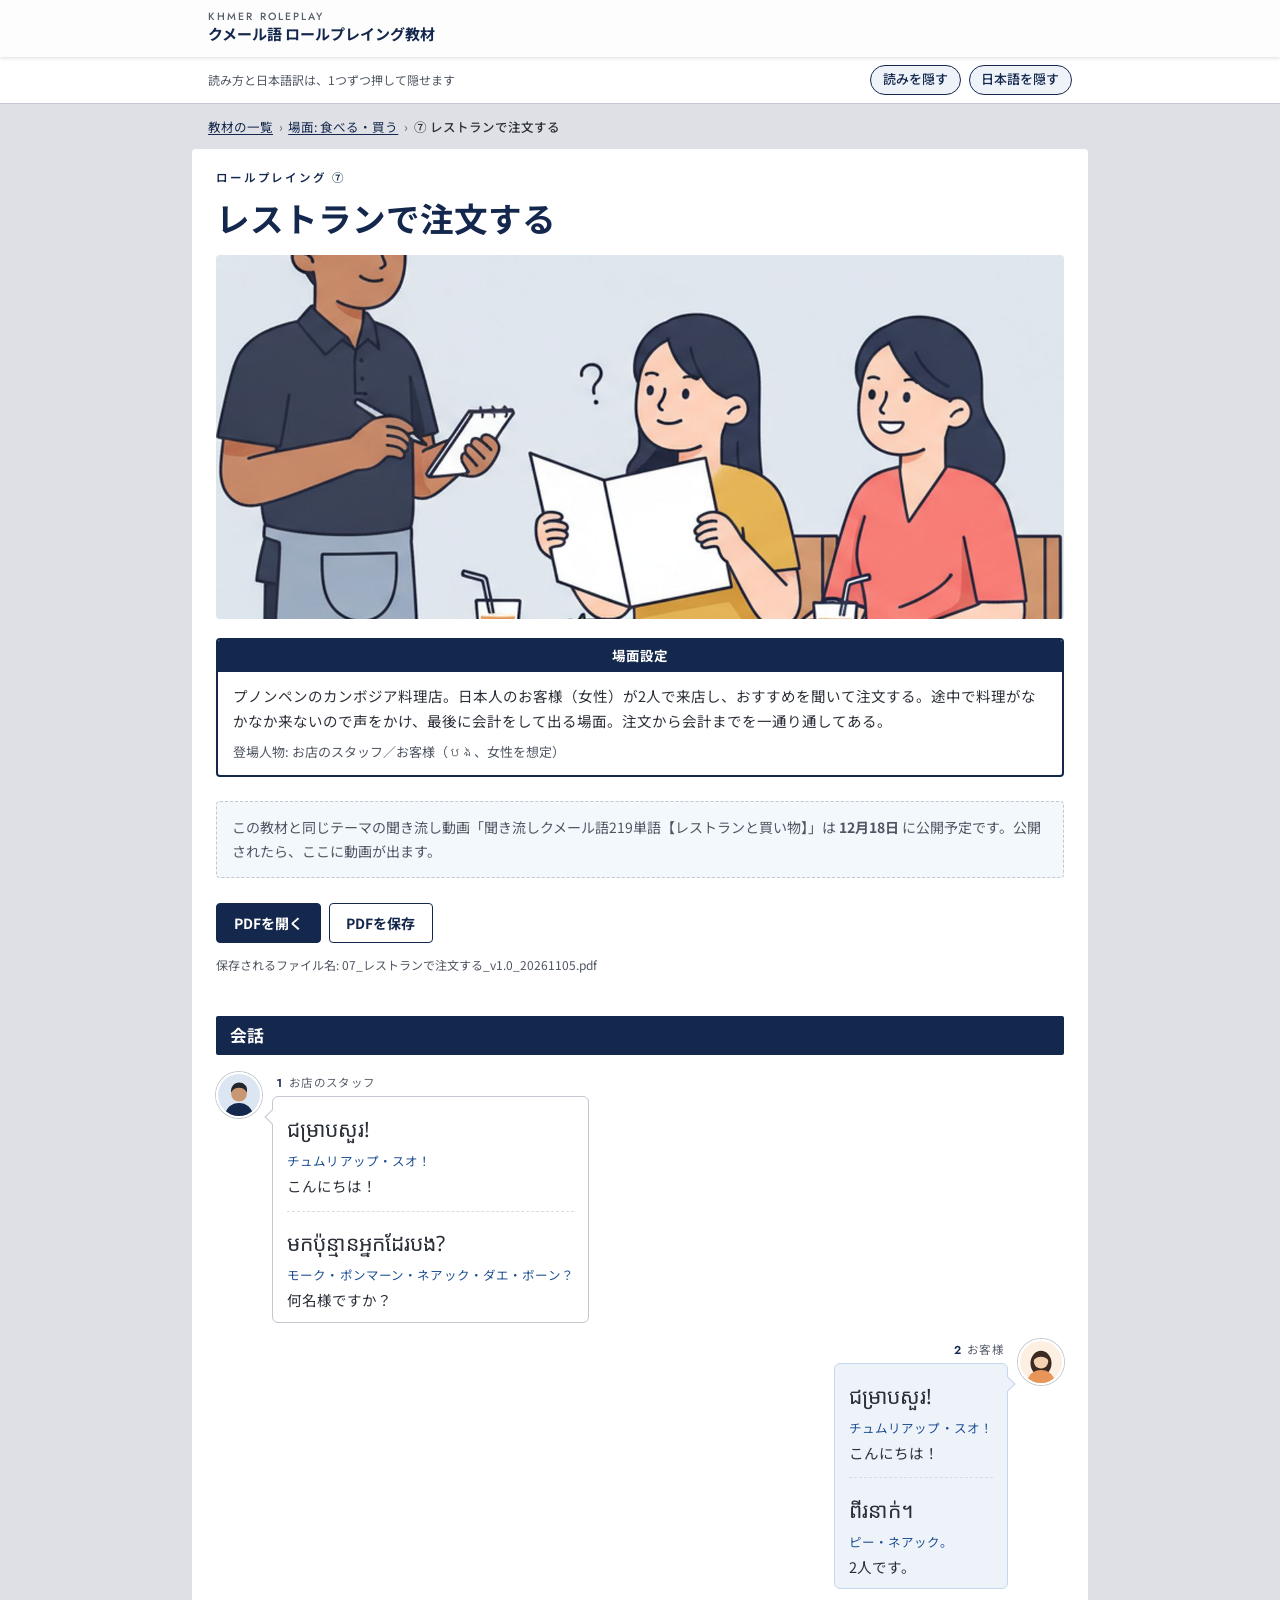
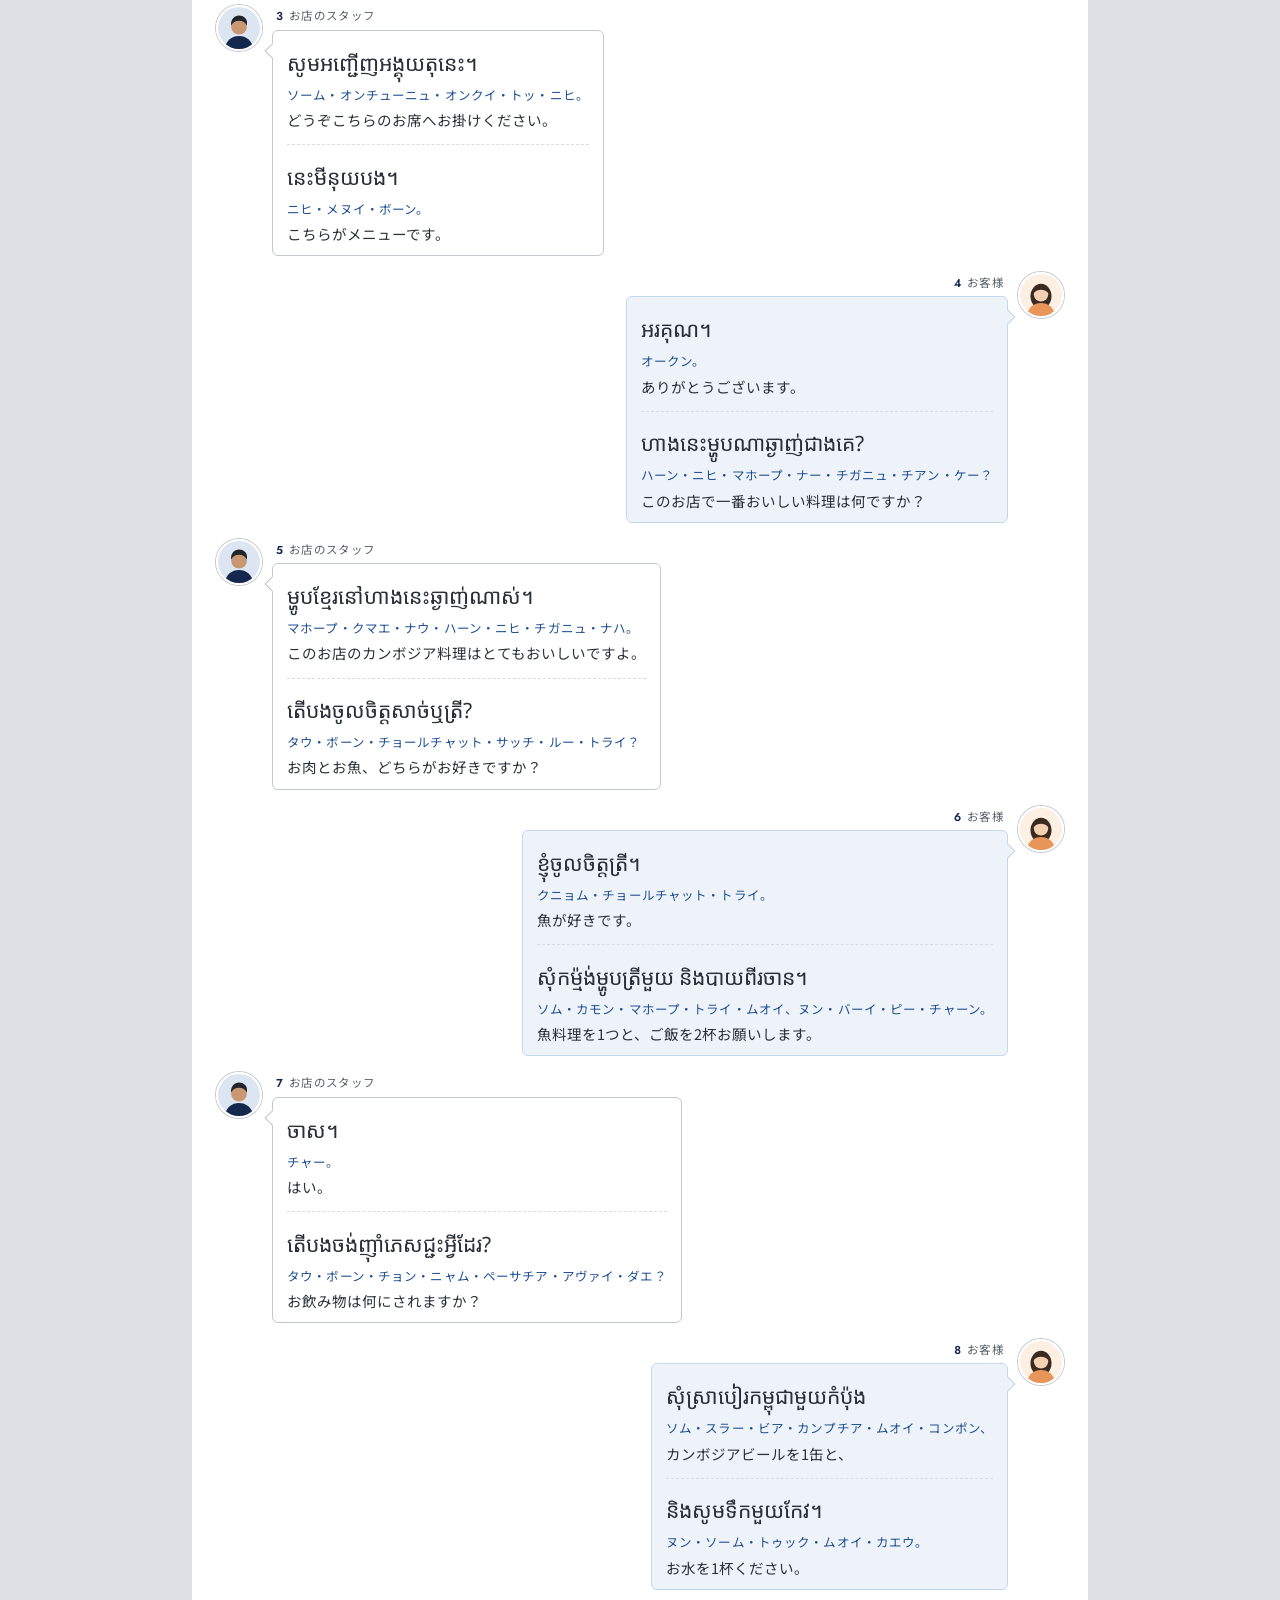
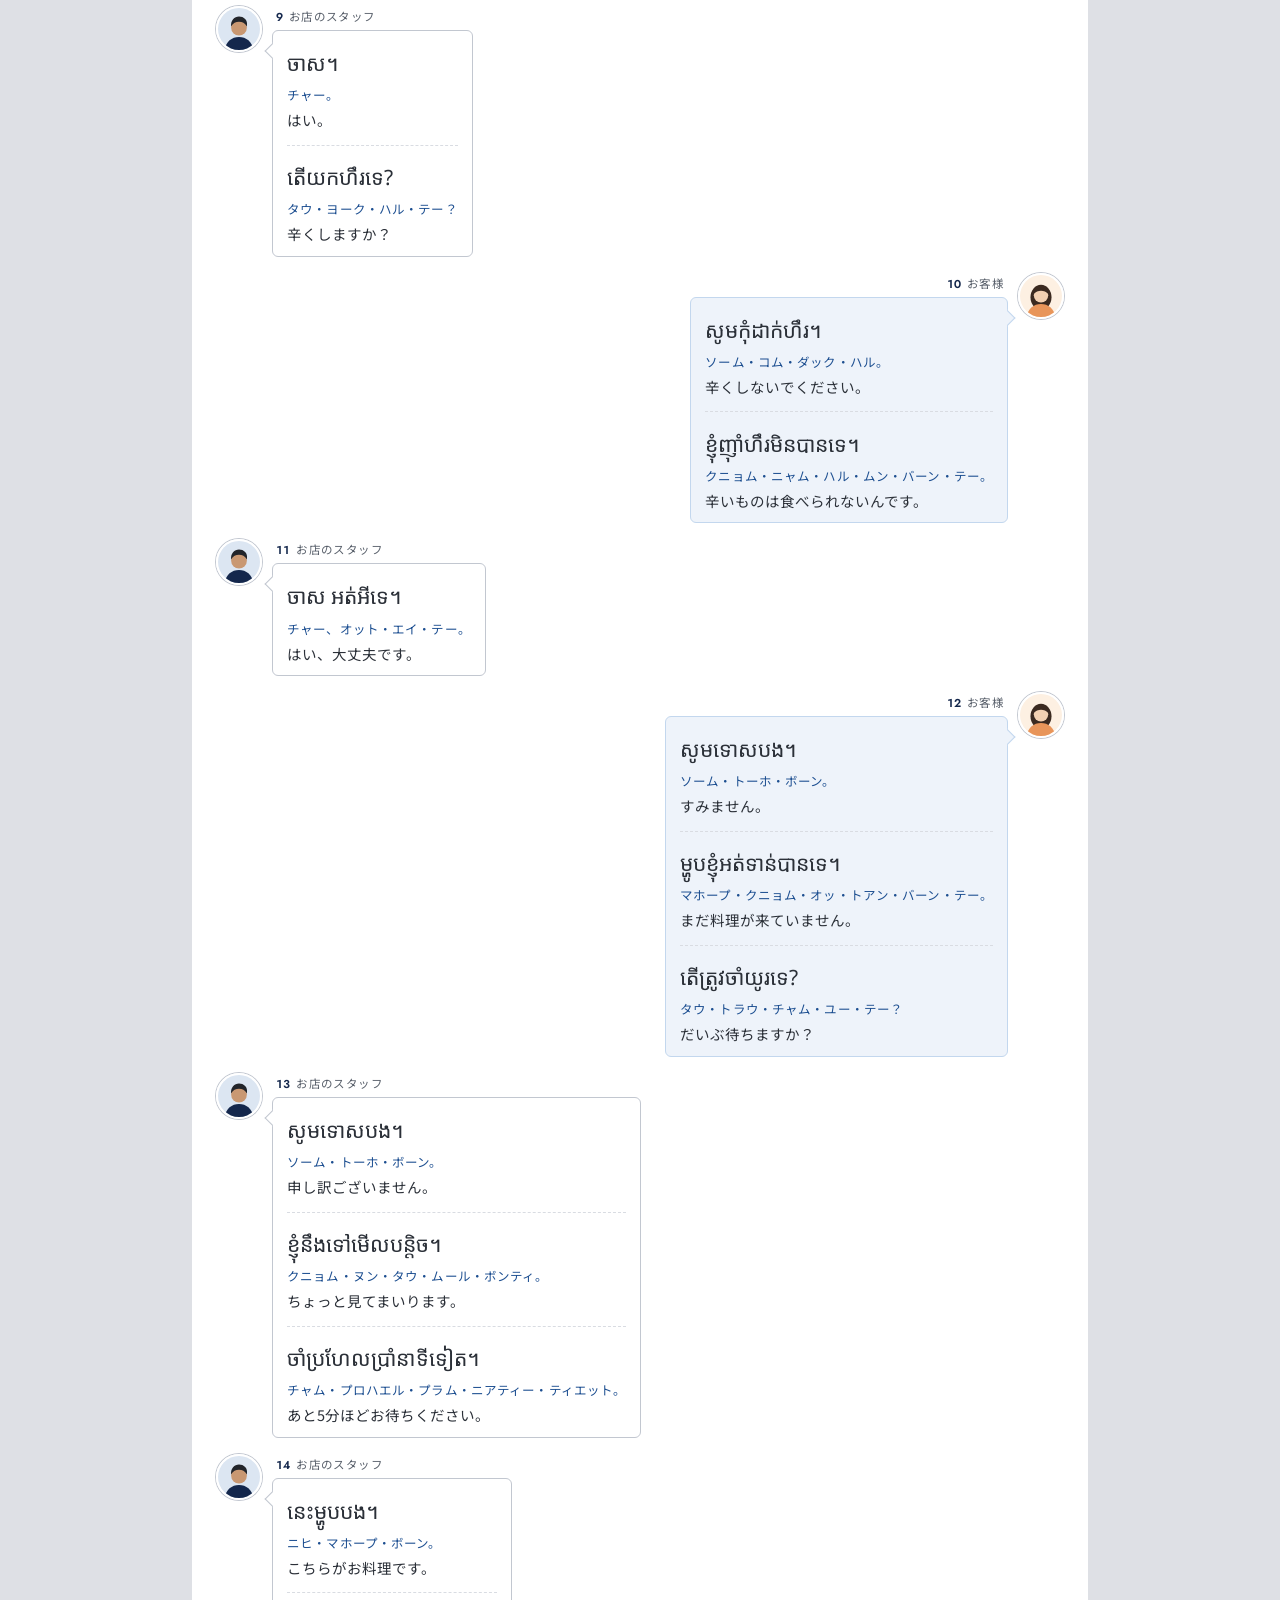
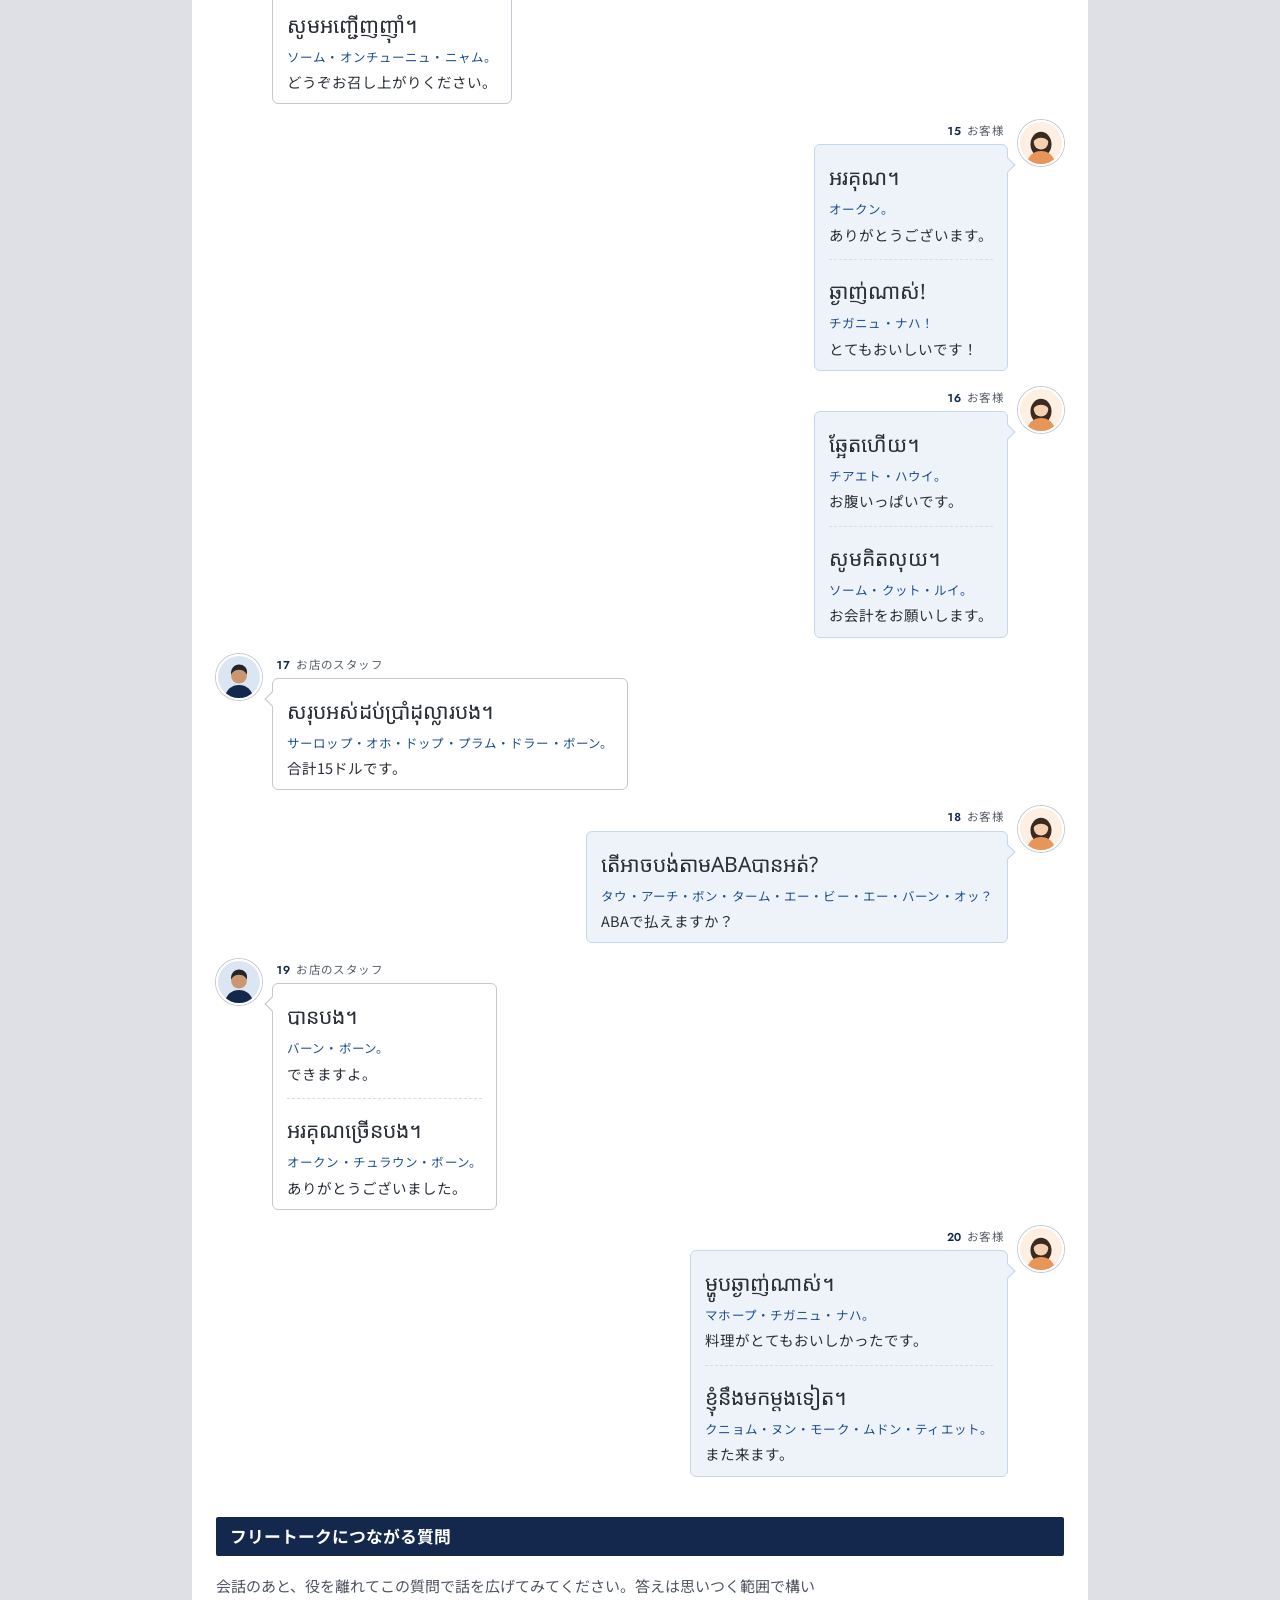
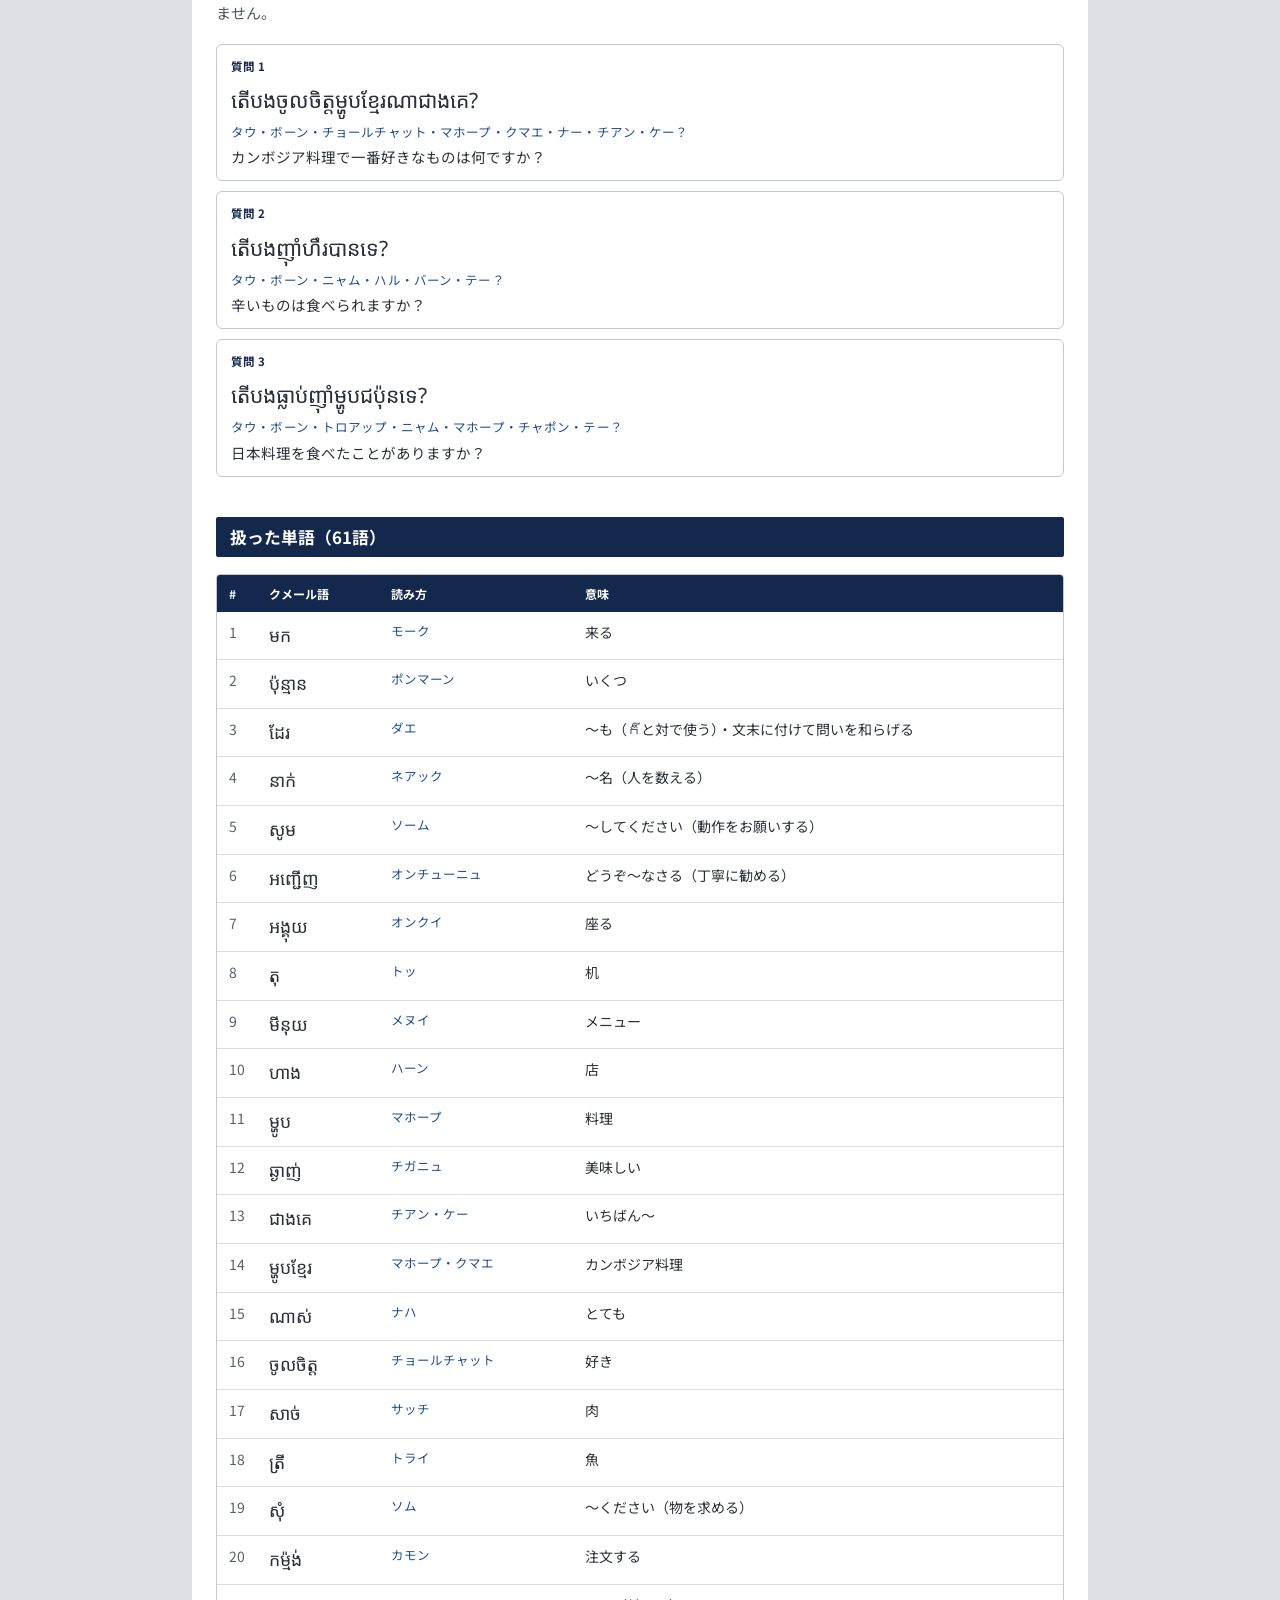
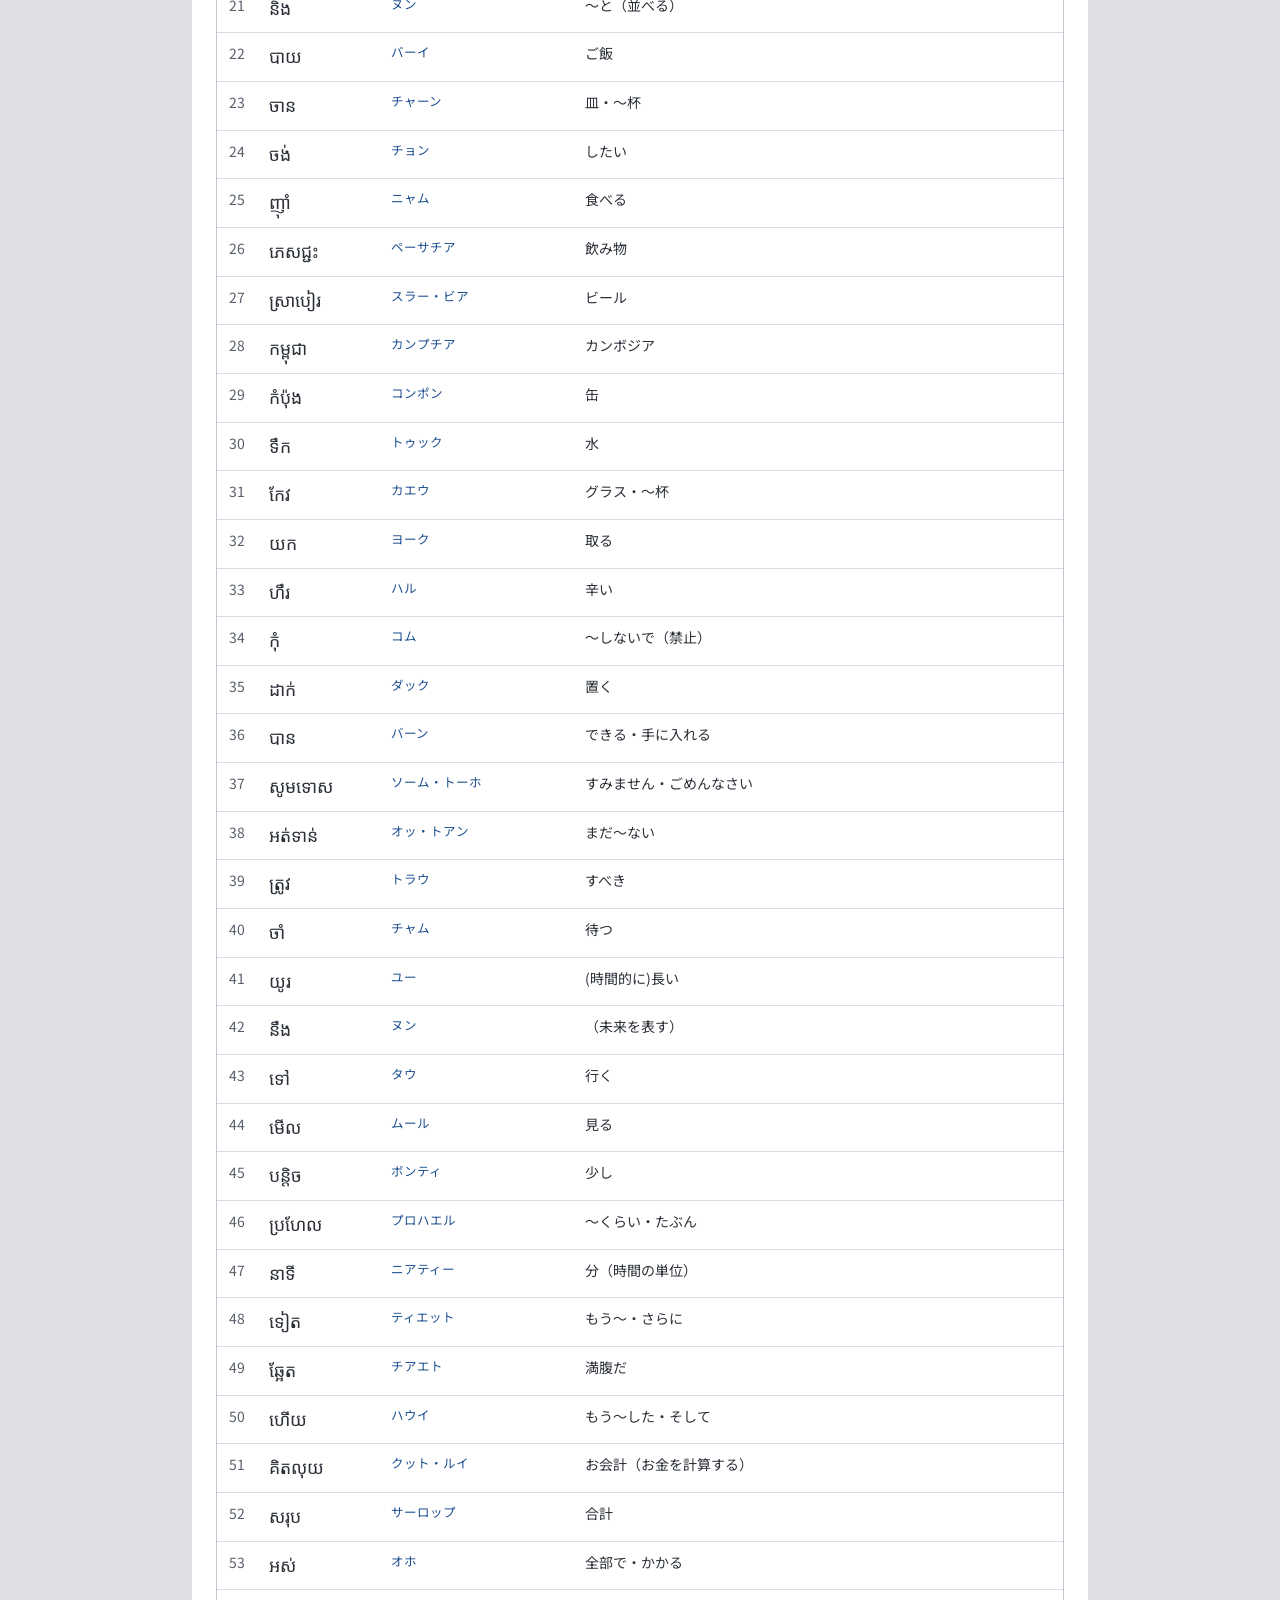
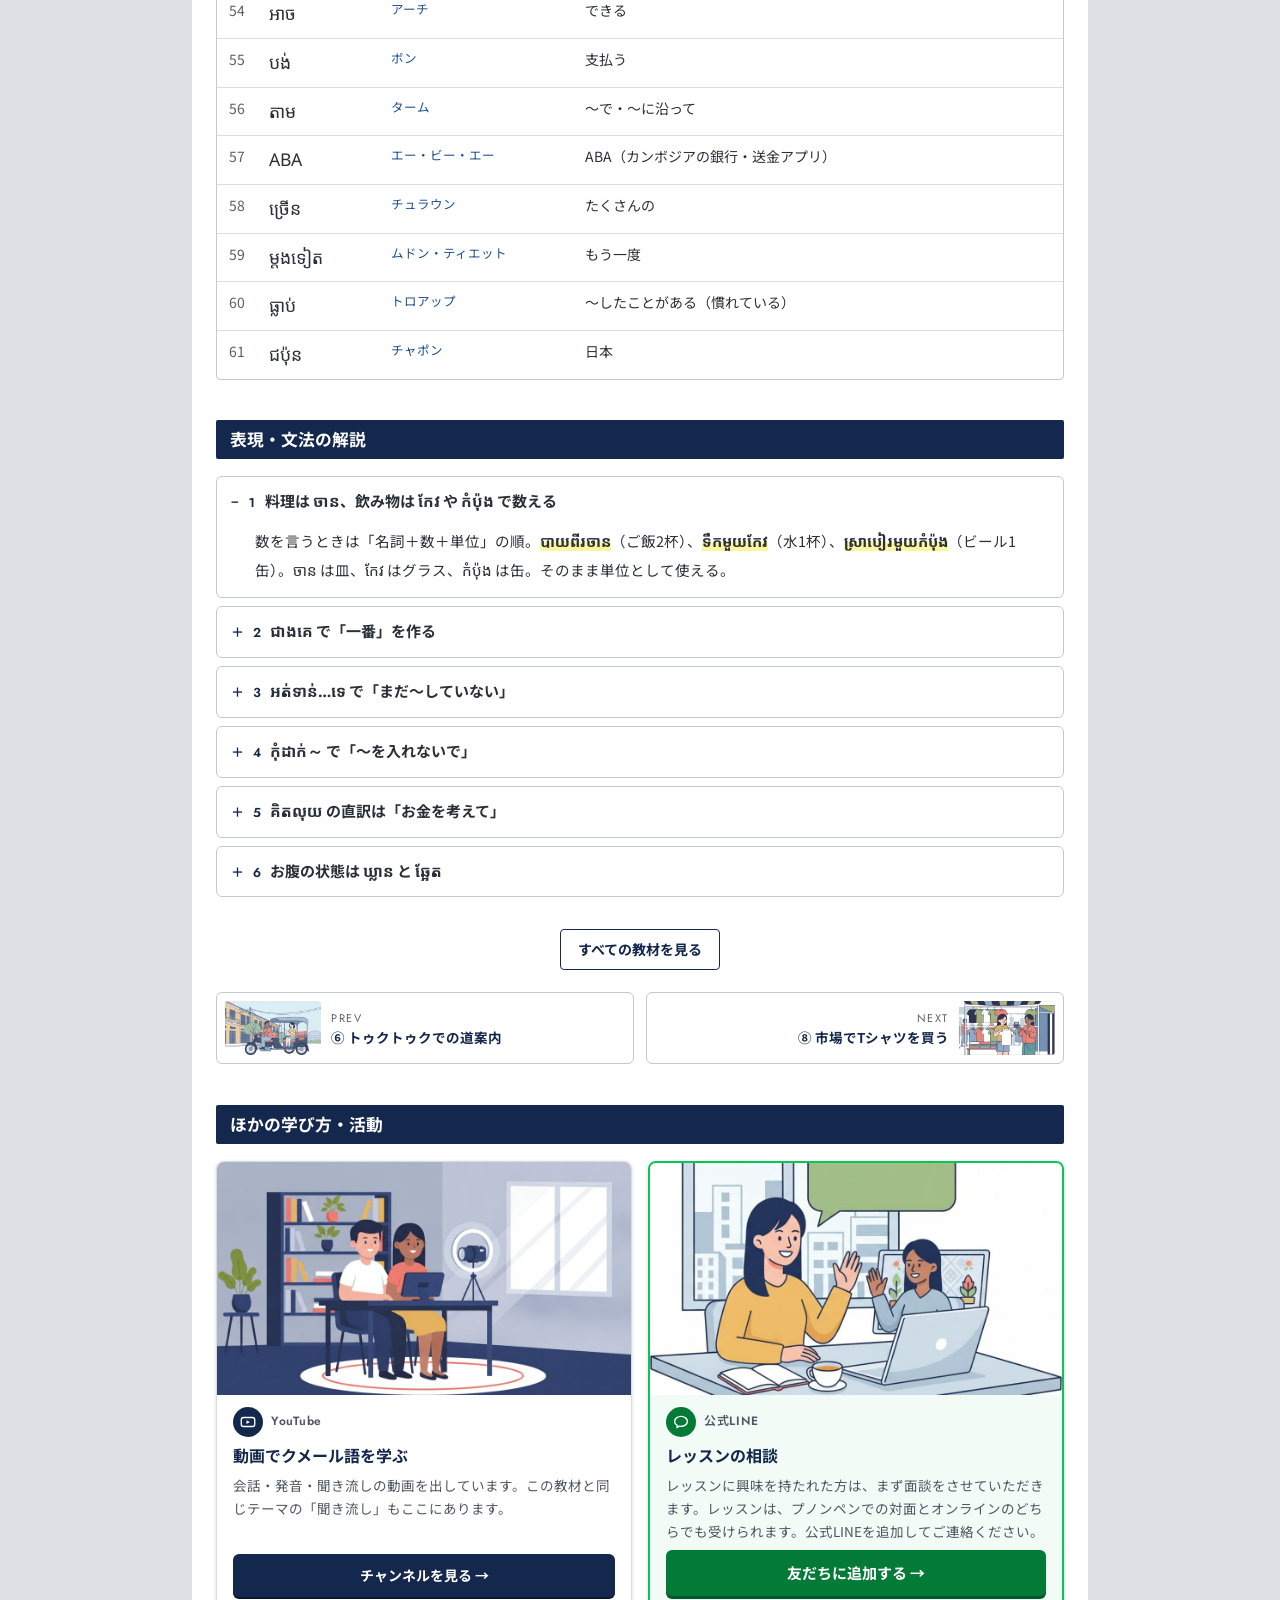
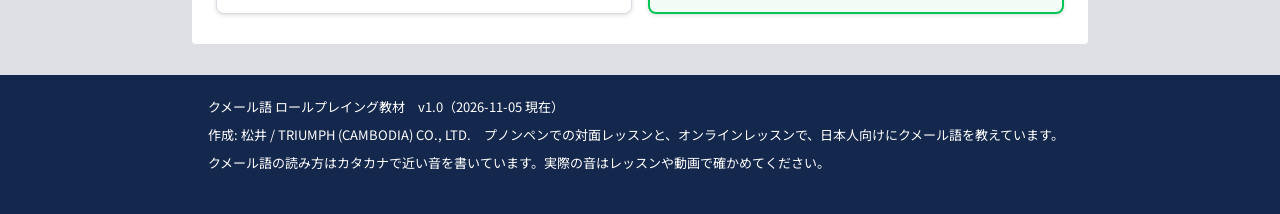
<file: 07/index.html>
<!doctype html>
<html lang="ja">
<head>
<meta charset="utf-8">
<meta name="viewport" content="width=device-width, initial-scale=1, viewport-fit=cover">
<title>レストランで注文する｜クメール語 ロールプレイング教材</title>
<meta name="description" content="レストランで注文する。クメール語の会話・読み方・日本語訳・単語61語・文法解説。PDFつき。">
<meta name="theme-color" content="#FDFDFD">
<meta name="color-scheme" content="only light">
<link rel="canonical" href="https://matsui-khmer.github.io/khmer-roleplay/07/">
<meta property="og:title" content="レストランで注文する｜クメール語 ロールプレイング教材">
<meta property="og:description" content="レストランで注文する。クメール語の会話・読み方・日本語訳・単語61語・文法解説。PDFつき。">
<meta property="og:type" content="website">
<meta property="og:site_name" content="クメール語 ロールプレイング教材">
<link rel="manifest" href="../manifest.webmanifest">
<link rel="icon" href="../icons/icon-192.png" sizes="192x192" type="image/png">
<link rel="apple-touch-icon" href="../icons/icon-192.png">
<link rel="preconnect" href="https://fonts.googleapis.com">
<link rel="preconnect" href="https://fonts.gstatic.com" crossorigin>
<link rel="stylesheet" href="https://fonts.googleapis.com/css2?family=Noto+Sans+JP:wght@400;500;700&amp;family=Noto+Sans+Khmer:wght@400;600&amp;family=Jost:wght@500;600&amp;display=swap">
<link rel="stylesheet" href="../assets/style.css?v=d20261110b">
</head>
<body>
<a class="skip" href="#main">本文へ</a>
<header class="head"><div class="wrap"><a class="logo" href="../"><small>Khmer roleplay</small>クメール語 ロールプレイング教材</a></div></header>
<div class="bar"><div class="wrap">
<span class="lbl">読み方と日本語訳は、1つずつ押して隠せます</span>
<button type="button" class="sw" data-all="yomi" aria-pressed="true">読みを隠す</button>
<button type="button" class="sw" data-all="ja" aria-pressed="true">日本語を隠す</button>
</div></div>
<nav class="crumb wrap" aria-label="いまいる場所"><ol><li><a href="../">教材の一覧</a></li><li><a href="../?ba=%E9%A3%9F%E3%81%B9%E3%82%8B%E3%83%BB%E8%B2%B7%E3%81%86">場面: 食べる・買う</a></li><li><span aria-current="page">⑦ レストランで注文する</span></li></ol></nav>
<script type="application/ld+json">{"@context": "https://schema.org", "@type": "BreadcrumbList", "itemListElement": [{"@type": "ListItem", "position": 1, "name": "教材の一覧", "item": "https://matsui-khmer.github.io/khmer-roleplay/"}, {"@type": "ListItem", "position": 2, "name": "場面: 食べる・買う", "item": "https://matsui-khmer.github.io/khmer-roleplay/?ba=%E9%A3%9F%E3%81%B9%E3%82%8B%E3%83%BB%E8%B2%B7%E3%81%86"}, {"@type": "ListItem", "position": 3, "name": "⑦ レストランで注文する"}]}</script>
<main id="main" class="wrap">
<p class="eyebrow">ロールプレイング ⑦</p>
<h1 class="display">レストランで注文する</h1>
<p class="hero"><img src="../thumbs/07-l.jpg" alt="" width="1280" height="720" decoding="async"></p>
<div class="setting">
<p class="cap">場面設定</p>
<div class="in">
<p>プノンペンのカンボジア料理店。日本人のお客様（女性）が2人で来店し、おすすめを聞いて注文する。途中で料理がなかなか来ないので声をかけ、最後に会計をして出る場面。注文から会計までを一通り通してある。</p>
<p class="cast">登場人物: お店のスタッフ／お客様（បង、女性を想定）</p>
</div>
</div>
<p class="vid later">この教材と同じテーマの聞き流し動画「聞き流しクメール語219単語【レストランと買い物】」は <b>12月18日</b> に公開予定です。公開されたら、ここに動画が出ます。</p>
<div class="files">
<a class="btn solid" href="../pdf/07_レストランで注文する_v1.0_20261105.pdf" target="_blank" rel="noopener">PDFを開く</a>
<a class="btn" href="../pdf/07_レストランで注文する_v1.0_20261105.pdf" download="07_レストランで注文する_v1.0_20261105.pdf">PDFを保存</a>
</div>
<p class="fname">保存されるファイル名: 07_レストランで注文する_v1.0_20261105.pdf</p>

<h2 class="display">会話</h2>
<ul class="talk">
<li class="turn"><span class="av" aria-hidden="true"><svg viewBox="0 0 64 64" aria-hidden="true"><rect width="64" height="64" fill="#DCE6F2"/><path d="M10 64c2-13 11-20 22-20s20 7 22 20z" fill="#14274C"/><circle cx="32" cy="30" r="12" fill="#C99872"/><path d="M20 28c-1-9 5-15 12-15s14 5 12 15c-3-5-7-7-12-7s-9 2-12 7z" fill="#22252B"/></svg></span><div class="tb"><p class="who"><span class="no" aria-hidden="true">1</span>お店のスタッフ</p><div class="bub"><div class="ln"><p class="km" lang="km">ជម្រាបសួរ!</p><button type="button" class="peel yomi" aria-pressed="true"><span class="txt">チュムリアップ・スオ！</span><span class="veil">読みを出す</span></button><button type="button" class="peel ja" aria-pressed="true"><span class="txt">こんにちは！</span><span class="veil">日本語を出す</span></button></div><div class="ln"><p class="km" lang="km">មកប៉ុន្មានអ្នកដែរបង?</p><button type="button" class="peel yomi" aria-pressed="true"><span class="txt">モーク・ポンマーン・ネアック・ダエ・ボーン？</span><span class="veil">読みを出す</span></button><button type="button" class="peel ja" aria-pressed="true"><span class="txt">何名様ですか？</span><span class="veil">日本語を出す</span></button></div></div></div></li>
<li class="turn me"><span class="av" aria-hidden="true"><svg viewBox="0 0 64 64" aria-hidden="true"><rect width="64" height="64" fill="#FDF0E2"/><ellipse cx="32" cy="34" rx="16" ry="19" fill="#3B2A20"/><path d="M10 64c2-13 11-20 22-20s20 7 22 20z" fill="#E8955A"/><circle cx="32" cy="31" r="11" fill="#F3D1B2"/><path d="M20 30c0-9 5-14 12-14s12 5 12 14c-4-5-8-6-12-6s-8 1-12 6z" fill="#3B2A20"/></svg></span><div class="tb"><p class="who"><span class="no" aria-hidden="true">2</span>お客様</p><div class="bub"><div class="ln"><p class="km" lang="km">ជម្រាបសួរ!</p><button type="button" class="peel yomi" aria-pressed="true"><span class="txt">チュムリアップ・スオ！</span><span class="veil">読みを出す</span></button><button type="button" class="peel ja" aria-pressed="true"><span class="txt">こんにちは！</span><span class="veil">日本語を出す</span></button></div><div class="ln"><p class="km" lang="km">ពីរនាក់។</p><button type="button" class="peel yomi" aria-pressed="true"><span class="txt">ピー・ネアック。</span><span class="veil">読みを出す</span></button><button type="button" class="peel ja" aria-pressed="true"><span class="txt">2人です。</span><span class="veil">日本語を出す</span></button></div></div></div></li>
<li class="turn"><span class="av" aria-hidden="true"><svg viewBox="0 0 64 64" aria-hidden="true"><rect width="64" height="64" fill="#DCE6F2"/><path d="M10 64c2-13 11-20 22-20s20 7 22 20z" fill="#14274C"/><circle cx="32" cy="30" r="12" fill="#C99872"/><path d="M20 28c-1-9 5-15 12-15s14 5 12 15c-3-5-7-7-12-7s-9 2-12 7z" fill="#22252B"/></svg></span><div class="tb"><p class="who"><span class="no" aria-hidden="true">3</span>お店のスタッフ</p><div class="bub"><div class="ln"><p class="km" lang="km">សូមអញ្ជើញអង្គុយតុនេះ។</p><button type="button" class="peel yomi" aria-pressed="true"><span class="txt">ソーム・オンチューニュ・オンクイ・トッ・ニヒ。</span><span class="veil">読みを出す</span></button><button type="button" class="peel ja" aria-pressed="true"><span class="txt">どうぞこちらのお席へお掛けください。</span><span class="veil">日本語を出す</span></button></div><div class="ln"><p class="km" lang="km">នេះមីនុយបង។</p><button type="button" class="peel yomi" aria-pressed="true"><span class="txt">ニヒ・メヌイ・ボーン。</span><span class="veil">読みを出す</span></button><button type="button" class="peel ja" aria-pressed="true"><span class="txt">こちらがメニューです。</span><span class="veil">日本語を出す</span></button></div></div></div></li>
<li class="turn me"><span class="av" aria-hidden="true"><svg viewBox="0 0 64 64" aria-hidden="true"><rect width="64" height="64" fill="#FDF0E2"/><ellipse cx="32" cy="34" rx="16" ry="19" fill="#3B2A20"/><path d="M10 64c2-13 11-20 22-20s20 7 22 20z" fill="#E8955A"/><circle cx="32" cy="31" r="11" fill="#F3D1B2"/><path d="M20 30c0-9 5-14 12-14s12 5 12 14c-4-5-8-6-12-6s-8 1-12 6z" fill="#3B2A20"/></svg></span><div class="tb"><p class="who"><span class="no" aria-hidden="true">4</span>お客様</p><div class="bub"><div class="ln"><p class="km" lang="km">អរគុណ។</p><button type="button" class="peel yomi" aria-pressed="true"><span class="txt">オークン。</span><span class="veil">読みを出す</span></button><button type="button" class="peel ja" aria-pressed="true"><span class="txt">ありがとうございます。</span><span class="veil">日本語を出す</span></button></div><div class="ln"><p class="km" lang="km">ហាងនេះម្ហូបណាឆ្ងាញ់ជាងគេ?</p><button type="button" class="peel yomi" aria-pressed="true"><span class="txt">ハーン・ニヒ・マホープ・ナー・チガニュ・チアン・ケー？</span><span class="veil">読みを出す</span></button><button type="button" class="peel ja" aria-pressed="true"><span class="txt">このお店で一番おいしい料理は何ですか？</span><span class="veil">日本語を出す</span></button></div></div></div></li>
<li class="turn"><span class="av" aria-hidden="true"><svg viewBox="0 0 64 64" aria-hidden="true"><rect width="64" height="64" fill="#DCE6F2"/><path d="M10 64c2-13 11-20 22-20s20 7 22 20z" fill="#14274C"/><circle cx="32" cy="30" r="12" fill="#C99872"/><path d="M20 28c-1-9 5-15 12-15s14 5 12 15c-3-5-7-7-12-7s-9 2-12 7z" fill="#22252B"/></svg></span><div class="tb"><p class="who"><span class="no" aria-hidden="true">5</span>お店のスタッフ</p><div class="bub"><div class="ln"><p class="km" lang="km">ម្ហូបខ្មែរនៅហាងនេះឆ្ងាញ់ណាស់។</p><button type="button" class="peel yomi" aria-pressed="true"><span class="txt">マホープ・クマエ・ナウ・ハーン・ニヒ・チガニュ・ナハ。</span><span class="veil">読みを出す</span></button><button type="button" class="peel ja" aria-pressed="true"><span class="txt">このお店のカンボジア料理はとてもおいしいですよ。</span><span class="veil">日本語を出す</span></button></div><div class="ln"><p class="km" lang="km">តើបងចូលចិត្តសាច់ឬត្រី?</p><button type="button" class="peel yomi" aria-pressed="true"><span class="txt">タウ・ボーン・チョールチャット・サッチ・ルー・トライ？</span><span class="veil">読みを出す</span></button><button type="button" class="peel ja" aria-pressed="true"><span class="txt">お肉とお魚、どちらがお好きですか？</span><span class="veil">日本語を出す</span></button></div></div></div></li>
<li class="turn me"><span class="av" aria-hidden="true"><svg viewBox="0 0 64 64" aria-hidden="true"><rect width="64" height="64" fill="#FDF0E2"/><ellipse cx="32" cy="34" rx="16" ry="19" fill="#3B2A20"/><path d="M10 64c2-13 11-20 22-20s20 7 22 20z" fill="#E8955A"/><circle cx="32" cy="31" r="11" fill="#F3D1B2"/><path d="M20 30c0-9 5-14 12-14s12 5 12 14c-4-5-8-6-12-6s-8 1-12 6z" fill="#3B2A20"/></svg></span><div class="tb"><p class="who"><span class="no" aria-hidden="true">6</span>お客様</p><div class="bub"><div class="ln"><p class="km" lang="km">ខ្ញុំចូលចិត្តត្រី។</p><button type="button" class="peel yomi" aria-pressed="true"><span class="txt">クニョム・チョールチャット・トライ。</span><span class="veil">読みを出す</span></button><button type="button" class="peel ja" aria-pressed="true"><span class="txt">魚が好きです。</span><span class="veil">日本語を出す</span></button></div><div class="ln"><p class="km" lang="km">សុំកម្ម៉ង់ម្ហូបត្រីមួយ និងបាយពីរចាន។</p><button type="button" class="peel yomi" aria-pressed="true"><span class="txt">ソム・カモン・マホープ・トライ・ムオイ、ヌン・バーイ・ピー・チャーン。</span><span class="veil">読みを出す</span></button><button type="button" class="peel ja" aria-pressed="true"><span class="txt">魚料理を1つと、ご飯を2杯お願いします。</span><span class="veil">日本語を出す</span></button></div></div></div></li>
<li class="turn"><span class="av" aria-hidden="true"><svg viewBox="0 0 64 64" aria-hidden="true"><rect width="64" height="64" fill="#DCE6F2"/><path d="M10 64c2-13 11-20 22-20s20 7 22 20z" fill="#14274C"/><circle cx="32" cy="30" r="12" fill="#C99872"/><path d="M20 28c-1-9 5-15 12-15s14 5 12 15c-3-5-7-7-12-7s-9 2-12 7z" fill="#22252B"/></svg></span><div class="tb"><p class="who"><span class="no" aria-hidden="true">7</span>お店のスタッフ</p><div class="bub"><div class="ln"><p class="km" lang="km">ចាស។</p><button type="button" class="peel yomi" aria-pressed="true"><span class="txt">チャー。</span><span class="veil">読みを出す</span></button><button type="button" class="peel ja" aria-pressed="true"><span class="txt">はい。</span><span class="veil">日本語を出す</span></button></div><div class="ln"><p class="km" lang="km">តើបងចង់ញុាំភេសជ្ជះអ្វីដែរ?</p><button type="button" class="peel yomi" aria-pressed="true"><span class="txt">タウ・ボーン・チョン・ニャム・ペーサチア・アヴァイ・ダエ？</span><span class="veil">読みを出す</span></button><button type="button" class="peel ja" aria-pressed="true"><span class="txt">お飲み物は何にされますか？</span><span class="veil">日本語を出す</span></button></div></div></div></li>
<li class="turn me"><span class="av" aria-hidden="true"><svg viewBox="0 0 64 64" aria-hidden="true"><rect width="64" height="64" fill="#FDF0E2"/><ellipse cx="32" cy="34" rx="16" ry="19" fill="#3B2A20"/><path d="M10 64c2-13 11-20 22-20s20 7 22 20z" fill="#E8955A"/><circle cx="32" cy="31" r="11" fill="#F3D1B2"/><path d="M20 30c0-9 5-14 12-14s12 5 12 14c-4-5-8-6-12-6s-8 1-12 6z" fill="#3B2A20"/></svg></span><div class="tb"><p class="who"><span class="no" aria-hidden="true">8</span>お客様</p><div class="bub"><div class="ln"><p class="km" lang="km">សុំស្រាបៀរកម្ពុជាមួយកំប៉ុង</p><button type="button" class="peel yomi" aria-pressed="true"><span class="txt">ソム・スラー・ビア・カンプチア・ムオイ・コンポン、</span><span class="veil">読みを出す</span></button><button type="button" class="peel ja" aria-pressed="true"><span class="txt">カンボジアビールを1缶と、</span><span class="veil">日本語を出す</span></button></div><div class="ln"><p class="km" lang="km">និងសូមទឹកមួយកែវ។</p><button type="button" class="peel yomi" aria-pressed="true"><span class="txt">ヌン・ソーム・トゥック・ムオイ・カエウ。</span><span class="veil">読みを出す</span></button><button type="button" class="peel ja" aria-pressed="true"><span class="txt">お水を1杯ください。</span><span class="veil">日本語を出す</span></button></div></div></div></li>
<li class="turn"><span class="av" aria-hidden="true"><svg viewBox="0 0 64 64" aria-hidden="true"><rect width="64" height="64" fill="#DCE6F2"/><path d="M10 64c2-13 11-20 22-20s20 7 22 20z" fill="#14274C"/><circle cx="32" cy="30" r="12" fill="#C99872"/><path d="M20 28c-1-9 5-15 12-15s14 5 12 15c-3-5-7-7-12-7s-9 2-12 7z" fill="#22252B"/></svg></span><div class="tb"><p class="who"><span class="no" aria-hidden="true">9</span>お店のスタッフ</p><div class="bub"><div class="ln"><p class="km" lang="km">ចាស។</p><button type="button" class="peel yomi" aria-pressed="true"><span class="txt">チャー。</span><span class="veil">読みを出す</span></button><button type="button" class="peel ja" aria-pressed="true"><span class="txt">はい。</span><span class="veil">日本語を出す</span></button></div><div class="ln"><p class="km" lang="km">តើយកហឹរទេ?</p><button type="button" class="peel yomi" aria-pressed="true"><span class="txt">タウ・ヨーク・ハル・テー？</span><span class="veil">読みを出す</span></button><button type="button" class="peel ja" aria-pressed="true"><span class="txt">辛くしますか？</span><span class="veil">日本語を出す</span></button></div></div></div></li>
<li class="turn me"><span class="av" aria-hidden="true"><svg viewBox="0 0 64 64" aria-hidden="true"><rect width="64" height="64" fill="#FDF0E2"/><ellipse cx="32" cy="34" rx="16" ry="19" fill="#3B2A20"/><path d="M10 64c2-13 11-20 22-20s20 7 22 20z" fill="#E8955A"/><circle cx="32" cy="31" r="11" fill="#F3D1B2"/><path d="M20 30c0-9 5-14 12-14s12 5 12 14c-4-5-8-6-12-6s-8 1-12 6z" fill="#3B2A20"/></svg></span><div class="tb"><p class="who"><span class="no" aria-hidden="true">10</span>お客様</p><div class="bub"><div class="ln"><p class="km" lang="km">សូមកុំដាក់ហឹរ។</p><button type="button" class="peel yomi" aria-pressed="true"><span class="txt">ソーム・コム・ダック・ハル。</span><span class="veil">読みを出す</span></button><button type="button" class="peel ja" aria-pressed="true"><span class="txt">辛くしないでください。</span><span class="veil">日本語を出す</span></button></div><div class="ln"><p class="km" lang="km">ខ្ញុំញុាំហឹរមិនបានទេ។</p><button type="button" class="peel yomi" aria-pressed="true"><span class="txt">クニョム・ニャム・ハル・ムン・バーン・テー。</span><span class="veil">読みを出す</span></button><button type="button" class="peel ja" aria-pressed="true"><span class="txt">辛いものは食べられないんです。</span><span class="veil">日本語を出す</span></button></div></div></div></li>
<li class="turn"><span class="av" aria-hidden="true"><svg viewBox="0 0 64 64" aria-hidden="true"><rect width="64" height="64" fill="#DCE6F2"/><path d="M10 64c2-13 11-20 22-20s20 7 22 20z" fill="#14274C"/><circle cx="32" cy="30" r="12" fill="#C99872"/><path d="M20 28c-1-9 5-15 12-15s14 5 12 15c-3-5-7-7-12-7s-9 2-12 7z" fill="#22252B"/></svg></span><div class="tb"><p class="who"><span class="no" aria-hidden="true">11</span>お店のスタッフ</p><div class="bub"><div class="ln"><p class="km" lang="km">ចាស អត់អីទេ។</p><button type="button" class="peel yomi" aria-pressed="true"><span class="txt">チャー、オット・エイ・テー。</span><span class="veil">読みを出す</span></button><button type="button" class="peel ja" aria-pressed="true"><span class="txt">はい、大丈夫です。</span><span class="veil">日本語を出す</span></button></div></div></div></li>
<li class="turn me"><span class="av" aria-hidden="true"><svg viewBox="0 0 64 64" aria-hidden="true"><rect width="64" height="64" fill="#FDF0E2"/><ellipse cx="32" cy="34" rx="16" ry="19" fill="#3B2A20"/><path d="M10 64c2-13 11-20 22-20s20 7 22 20z" fill="#E8955A"/><circle cx="32" cy="31" r="11" fill="#F3D1B2"/><path d="M20 30c0-9 5-14 12-14s12 5 12 14c-4-5-8-6-12-6s-8 1-12 6z" fill="#3B2A20"/></svg></span><div class="tb"><p class="who"><span class="no" aria-hidden="true">12</span>お客様</p><div class="bub"><div class="ln"><p class="km" lang="km">សូមទោសបង។</p><button type="button" class="peel yomi" aria-pressed="true"><span class="txt">ソーム・トーホ・ボーン。</span><span class="veil">読みを出す</span></button><button type="button" class="peel ja" aria-pressed="true"><span class="txt">すみません。</span><span class="veil">日本語を出す</span></button></div><div class="ln"><p class="km" lang="km">ម្ហូបខ្ញុំអត់ទាន់បានទេ។</p><button type="button" class="peel yomi" aria-pressed="true"><span class="txt">マホープ・クニョム・オッ・トアン・バーン・テー。</span><span class="veil">読みを出す</span></button><button type="button" class="peel ja" aria-pressed="true"><span class="txt">まだ料理が来ていません。</span><span class="veil">日本語を出す</span></button></div><div class="ln"><p class="km" lang="km">តើត្រូវចាំយូរទេ?</p><button type="button" class="peel yomi" aria-pressed="true"><span class="txt">タウ・トラウ・チャム・ユー・テー？</span><span class="veil">読みを出す</span></button><button type="button" class="peel ja" aria-pressed="true"><span class="txt">だいぶ待ちますか？</span><span class="veil">日本語を出す</span></button></div></div></div></li>
<li class="turn"><span class="av" aria-hidden="true"><svg viewBox="0 0 64 64" aria-hidden="true"><rect width="64" height="64" fill="#DCE6F2"/><path d="M10 64c2-13 11-20 22-20s20 7 22 20z" fill="#14274C"/><circle cx="32" cy="30" r="12" fill="#C99872"/><path d="M20 28c-1-9 5-15 12-15s14 5 12 15c-3-5-7-7-12-7s-9 2-12 7z" fill="#22252B"/></svg></span><div class="tb"><p class="who"><span class="no" aria-hidden="true">13</span>お店のスタッフ</p><div class="bub"><div class="ln"><p class="km" lang="km">សូមទោសបង។</p><button type="button" class="peel yomi" aria-pressed="true"><span class="txt">ソーム・トーホ・ボーン。</span><span class="veil">読みを出す</span></button><button type="button" class="peel ja" aria-pressed="true"><span class="txt">申し訳ございません。</span><span class="veil">日本語を出す</span></button></div><div class="ln"><p class="km" lang="km">ខ្ញុំនឹងទៅមើលបន្តិច។</p><button type="button" class="peel yomi" aria-pressed="true"><span class="txt">クニョム・ヌン・タウ・ムール・ボンティ。</span><span class="veil">読みを出す</span></button><button type="button" class="peel ja" aria-pressed="true"><span class="txt">ちょっと見てまいります。</span><span class="veil">日本語を出す</span></button></div><div class="ln"><p class="km" lang="km">ចាំប្រហែលប្រាំនាទីទៀត។</p><button type="button" class="peel yomi" aria-pressed="true"><span class="txt">チャム・プロハエル・プラム・ニアティー・ティエット。</span><span class="veil">読みを出す</span></button><button type="button" class="peel ja" aria-pressed="true"><span class="txt">あと5分ほどお待ちください。</span><span class="veil">日本語を出す</span></button></div></div></div></li>
<li class="turn"><span class="av" aria-hidden="true"><svg viewBox="0 0 64 64" aria-hidden="true"><rect width="64" height="64" fill="#DCE6F2"/><path d="M10 64c2-13 11-20 22-20s20 7 22 20z" fill="#14274C"/><circle cx="32" cy="30" r="12" fill="#C99872"/><path d="M20 28c-1-9 5-15 12-15s14 5 12 15c-3-5-7-7-12-7s-9 2-12 7z" fill="#22252B"/></svg></span><div class="tb"><p class="who"><span class="no" aria-hidden="true">14</span>お店のスタッフ</p><div class="bub"><div class="ln"><p class="km" lang="km">នេះម្ហូបបង។</p><button type="button" class="peel yomi" aria-pressed="true"><span class="txt">ニヒ・マホープ・ボーン。</span><span class="veil">読みを出す</span></button><button type="button" class="peel ja" aria-pressed="true"><span class="txt">こちらがお料理です。</span><span class="veil">日本語を出す</span></button></div><div class="ln"><p class="km" lang="km">សូមអញ្ជើញញុាំ។</p><button type="button" class="peel yomi" aria-pressed="true"><span class="txt">ソーム・オンチューニュ・ニャム。</span><span class="veil">読みを出す</span></button><button type="button" class="peel ja" aria-pressed="true"><span class="txt">どうぞお召し上がりください。</span><span class="veil">日本語を出す</span></button></div></div></div></li>
<li class="turn me"><span class="av" aria-hidden="true"><svg viewBox="0 0 64 64" aria-hidden="true"><rect width="64" height="64" fill="#FDF0E2"/><ellipse cx="32" cy="34" rx="16" ry="19" fill="#3B2A20"/><path d="M10 64c2-13 11-20 22-20s20 7 22 20z" fill="#E8955A"/><circle cx="32" cy="31" r="11" fill="#F3D1B2"/><path d="M20 30c0-9 5-14 12-14s12 5 12 14c-4-5-8-6-12-6s-8 1-12 6z" fill="#3B2A20"/></svg></span><div class="tb"><p class="who"><span class="no" aria-hidden="true">15</span>お客様</p><div class="bub"><div class="ln"><p class="km" lang="km">អរគុណ។</p><button type="button" class="peel yomi" aria-pressed="true"><span class="txt">オークン。</span><span class="veil">読みを出す</span></button><button type="button" class="peel ja" aria-pressed="true"><span class="txt">ありがとうございます。</span><span class="veil">日本語を出す</span></button></div><div class="ln"><p class="km" lang="km">ឆ្ងាញ់ណាស់!</p><button type="button" class="peel yomi" aria-pressed="true"><span class="txt">チガニュ・ナハ！</span><span class="veil">読みを出す</span></button><button type="button" class="peel ja" aria-pressed="true"><span class="txt">とてもおいしいです！</span><span class="veil">日本語を出す</span></button></div></div></div></li>
<li class="turn me"><span class="av" aria-hidden="true"><svg viewBox="0 0 64 64" aria-hidden="true"><rect width="64" height="64" fill="#FDF0E2"/><ellipse cx="32" cy="34" rx="16" ry="19" fill="#3B2A20"/><path d="M10 64c2-13 11-20 22-20s20 7 22 20z" fill="#E8955A"/><circle cx="32" cy="31" r="11" fill="#F3D1B2"/><path d="M20 30c0-9 5-14 12-14s12 5 12 14c-4-5-8-6-12-6s-8 1-12 6z" fill="#3B2A20"/></svg></span><div class="tb"><p class="who"><span class="no" aria-hidden="true">16</span>お客様</p><div class="bub"><div class="ln"><p class="km" lang="km">ឆ្អែតហើយ។</p><button type="button" class="peel yomi" aria-pressed="true"><span class="txt">チアエト・ハウイ。</span><span class="veil">読みを出す</span></button><button type="button" class="peel ja" aria-pressed="true"><span class="txt">お腹いっぱいです。</span><span class="veil">日本語を出す</span></button></div><div class="ln"><p class="km" lang="km">សូមគិតលុយ។</p><button type="button" class="peel yomi" aria-pressed="true"><span class="txt">ソーム・クット・ルイ。</span><span class="veil">読みを出す</span></button><button type="button" class="peel ja" aria-pressed="true"><span class="txt">お会計をお願いします。</span><span class="veil">日本語を出す</span></button></div></div></div></li>
<li class="turn"><span class="av" aria-hidden="true"><svg viewBox="0 0 64 64" aria-hidden="true"><rect width="64" height="64" fill="#DCE6F2"/><path d="M10 64c2-13 11-20 22-20s20 7 22 20z" fill="#14274C"/><circle cx="32" cy="30" r="12" fill="#C99872"/><path d="M20 28c-1-9 5-15 12-15s14 5 12 15c-3-5-7-7-12-7s-9 2-12 7z" fill="#22252B"/></svg></span><div class="tb"><p class="who"><span class="no" aria-hidden="true">17</span>お店のスタッフ</p><div class="bub"><div class="ln"><p class="km" lang="km">សរុបអស់ដប់ប្រាំដុល្លារបង។</p><button type="button" class="peel yomi" aria-pressed="true"><span class="txt">サーロップ・オホ・ドップ・プラム・ドラー・ボーン。</span><span class="veil">読みを出す</span></button><button type="button" class="peel ja" aria-pressed="true"><span class="txt">合計15ドルです。</span><span class="veil">日本語を出す</span></button></div></div></div></li>
<li class="turn me"><span class="av" aria-hidden="true"><svg viewBox="0 0 64 64" aria-hidden="true"><rect width="64" height="64" fill="#FDF0E2"/><ellipse cx="32" cy="34" rx="16" ry="19" fill="#3B2A20"/><path d="M10 64c2-13 11-20 22-20s20 7 22 20z" fill="#E8955A"/><circle cx="32" cy="31" r="11" fill="#F3D1B2"/><path d="M20 30c0-9 5-14 12-14s12 5 12 14c-4-5-8-6-12-6s-8 1-12 6z" fill="#3B2A20"/></svg></span><div class="tb"><p class="who"><span class="no" aria-hidden="true">18</span>お客様</p><div class="bub"><div class="ln"><p class="km" lang="km">តើអាចបង់តាមABAបានអត់?</p><button type="button" class="peel yomi" aria-pressed="true"><span class="txt">タウ・アーチ・ボン・ターム・エー・ビー・エー・バーン・オッ？</span><span class="veil">読みを出す</span></button><button type="button" class="peel ja" aria-pressed="true"><span class="txt">ABAで払えますか？</span><span class="veil">日本語を出す</span></button></div></div></div></li>
<li class="turn"><span class="av" aria-hidden="true"><svg viewBox="0 0 64 64" aria-hidden="true"><rect width="64" height="64" fill="#DCE6F2"/><path d="M10 64c2-13 11-20 22-20s20 7 22 20z" fill="#14274C"/><circle cx="32" cy="30" r="12" fill="#C99872"/><path d="M20 28c-1-9 5-15 12-15s14 5 12 15c-3-5-7-7-12-7s-9 2-12 7z" fill="#22252B"/></svg></span><div class="tb"><p class="who"><span class="no" aria-hidden="true">19</span>お店のスタッフ</p><div class="bub"><div class="ln"><p class="km" lang="km">បានបង។</p><button type="button" class="peel yomi" aria-pressed="true"><span class="txt">バーン・ボーン。</span><span class="veil">読みを出す</span></button><button type="button" class="peel ja" aria-pressed="true"><span class="txt">できますよ。</span><span class="veil">日本語を出す</span></button></div><div class="ln"><p class="km" lang="km">អរគុណច្រើនបង។</p><button type="button" class="peel yomi" aria-pressed="true"><span class="txt">オークン・チュラウン・ボーン。</span><span class="veil">読みを出す</span></button><button type="button" class="peel ja" aria-pressed="true"><span class="txt">ありがとうございました。</span><span class="veil">日本語を出す</span></button></div></div></div></li>
<li class="turn me"><span class="av" aria-hidden="true"><svg viewBox="0 0 64 64" aria-hidden="true"><rect width="64" height="64" fill="#FDF0E2"/><ellipse cx="32" cy="34" rx="16" ry="19" fill="#3B2A20"/><path d="M10 64c2-13 11-20 22-20s20 7 22 20z" fill="#E8955A"/><circle cx="32" cy="31" r="11" fill="#F3D1B2"/><path d="M20 30c0-9 5-14 12-14s12 5 12 14c-4-5-8-6-12-6s-8 1-12 6z" fill="#3B2A20"/></svg></span><div class="tb"><p class="who"><span class="no" aria-hidden="true">20</span>お客様</p><div class="bub"><div class="ln"><p class="km" lang="km">ម្ហូបឆ្ងាញ់ណាស់។</p><button type="button" class="peel yomi" aria-pressed="true"><span class="txt">マホープ・チガニュ・ナハ。</span><span class="veil">読みを出す</span></button><button type="button" class="peel ja" aria-pressed="true"><span class="txt">料理がとてもおいしかったです。</span><span class="veil">日本語を出す</span></button></div><div class="ln"><p class="km" lang="km">ខ្ញុំនឹងមកម្ដងទៀត។</p><button type="button" class="peel yomi" aria-pressed="true"><span class="txt">クニョム・ヌン・モーク・ムドン・ティエット。</span><span class="veil">読みを出す</span></button><button type="button" class="peel ja" aria-pressed="true"><span class="txt">また来ます。</span><span class="veil">日本語を出す</span></button></div></div></div></li>
</ul>

<h2 class="display">フリートークにつながる質問</h2>
<p class="lede">会話のあと、役を離れてこの質問で話を広げてみてください。答えは思いつく範囲で構いません。</p>
<ul class="q">
<li><p class="qn">質問 1</p><p class="km" lang="km">តើបងចូលចិត្តម្ហូបខ្មែរណាជាងគេ?</p><button type="button" class="peel yomi" aria-pressed="true"><span class="txt">タウ・ボーン・チョールチャット・マホープ・クマエ・ナー・チアン・ケー？</span><span class="veil">読みを出す</span></button><button type="button" class="peel ja" aria-pressed="true"><span class="txt">カンボジア料理で一番好きなものは何ですか？</span><span class="veil">日本語を出す</span></button></li>
<li><p class="qn">質問 2</p><p class="km" lang="km">តើបងញុាំហឹរបានទេ?</p><button type="button" class="peel yomi" aria-pressed="true"><span class="txt">タウ・ボーン・ニャム・ハル・バーン・テー？</span><span class="veil">読みを出す</span></button><button type="button" class="peel ja" aria-pressed="true"><span class="txt">辛いものは食べられますか？</span><span class="veil">日本語を出す</span></button></li>
<li><p class="qn">質問 3</p><p class="km" lang="km">តើបងធ្លាប់ញុាំម្ហូបជប៉ុនទេ?</p><button type="button" class="peel yomi" aria-pressed="true"><span class="txt">タウ・ボーン・トロアップ・ニャム・マホープ・チャポン・テー？</span><span class="veil">読みを出す</span></button><button type="button" class="peel ja" aria-pressed="true"><span class="txt">日本料理を食べたことがありますか？</span><span class="veil">日本語を出す</span></button></li>
</ul>

<h2 class="display">扱った単語（61語）</h2>
<div class="tablewrap">
<table class="words">
<thead><tr><th>#</th><th>クメール語</th><th>読み方</th><th>意味</th></tr></thead>
<tbody>
<tr><td class="i">1</td><td class="w" lang="km">មក</td><td class="y">モーク</td><td>来る</td></tr>
<tr><td class="i">2</td><td class="w" lang="km">ប៉ុន្មាន</td><td class="y">ポンマーン</td><td>いくつ</td></tr>
<tr><td class="i">3</td><td class="w" lang="km">ដែរ</td><td class="y">ダエ</td><td>〜も（ក៏と対で使う）・文末に付けて問いを和らげる</td></tr>
<tr><td class="i">4</td><td class="w" lang="km">នាក់</td><td class="y">ネアック</td><td>〜名（人を数える）</td></tr>
<tr><td class="i">5</td><td class="w" lang="km">សូម</td><td class="y">ソーム</td><td>〜してください（動作をお願いする）</td></tr>
<tr><td class="i">6</td><td class="w" lang="km">អញ្ជើញ</td><td class="y">オンチューニュ</td><td>どうぞ〜なさる（丁寧に勧める）</td></tr>
<tr><td class="i">7</td><td class="w" lang="km">អង្គុយ</td><td class="y">オンクイ</td><td>座る</td></tr>
<tr><td class="i">8</td><td class="w" lang="km">តុ</td><td class="y">トッ</td><td>机</td></tr>
<tr><td class="i">9</td><td class="w" lang="km">មីនុយ</td><td class="y">メヌイ</td><td>メニュー</td></tr>
<tr><td class="i">10</td><td class="w" lang="km">ហាង</td><td class="y">ハーン</td><td>店</td></tr>
<tr><td class="i">11</td><td class="w" lang="km">ម្ហូប</td><td class="y">マホープ</td><td>料理</td></tr>
<tr><td class="i">12</td><td class="w" lang="km">ឆ្ងាញ់</td><td class="y">チガニュ</td><td>美味しい</td></tr>
<tr><td class="i">13</td><td class="w" lang="km">ជាងគេ</td><td class="y">チアン・ケー</td><td>いちばん〜</td></tr>
<tr><td class="i">14</td><td class="w" lang="km">ម្ហូបខ្មែរ</td><td class="y">マホープ・クマエ</td><td>カンボジア料理</td></tr>
<tr><td class="i">15</td><td class="w" lang="km">ណាស់</td><td class="y">ナハ</td><td>とても</td></tr>
<tr><td class="i">16</td><td class="w" lang="km">ចូលចិត្ត</td><td class="y">チョールチャット</td><td>好き</td></tr>
<tr><td class="i">17</td><td class="w" lang="km">សាច់</td><td class="y">サッチ</td><td>肉</td></tr>
<tr><td class="i">18</td><td class="w" lang="km">ត្រី</td><td class="y">トライ</td><td>魚</td></tr>
<tr><td class="i">19</td><td class="w" lang="km">សុំ</td><td class="y">ソム</td><td>〜ください（物を求める）</td></tr>
<tr><td class="i">20</td><td class="w" lang="km">កម្ម៉ង់</td><td class="y">カモン</td><td>注文する</td></tr>
<tr><td class="i">21</td><td class="w" lang="km">និង</td><td class="y">ヌン</td><td>〜と（並べる）</td></tr>
<tr><td class="i">22</td><td class="w" lang="km">បាយ</td><td class="y">バーイ</td><td>ご飯</td></tr>
<tr><td class="i">23</td><td class="w" lang="km">ចាន</td><td class="y">チャーン</td><td>皿・〜杯</td></tr>
<tr><td class="i">24</td><td class="w" lang="km">ចង់</td><td class="y">チョン</td><td>したい</td></tr>
<tr><td class="i">25</td><td class="w" lang="km">ញុាំ</td><td class="y">ニャム</td><td>食べる</td></tr>
<tr><td class="i">26</td><td class="w" lang="km">ភេសជ្ជះ</td><td class="y">ペーサチア</td><td>飲み物</td></tr>
<tr><td class="i">27</td><td class="w" lang="km">ស្រាបៀរ</td><td class="y">スラー・ビア</td><td>ビール</td></tr>
<tr><td class="i">28</td><td class="w" lang="km">កម្ពុជា</td><td class="y">カンプチア</td><td>カンボジア</td></tr>
<tr><td class="i">29</td><td class="w" lang="km">កំប៉ុង</td><td class="y">コンポン</td><td>缶</td></tr>
<tr><td class="i">30</td><td class="w" lang="km">ទឹក</td><td class="y">トゥック</td><td>水</td></tr>
<tr><td class="i">31</td><td class="w" lang="km">កែវ</td><td class="y">カエウ</td><td>グラス・〜杯</td></tr>
<tr><td class="i">32</td><td class="w" lang="km">យក</td><td class="y">ヨーク</td><td>取る</td></tr>
<tr><td class="i">33</td><td class="w" lang="km">ហឹរ</td><td class="y">ハル</td><td>辛い</td></tr>
<tr><td class="i">34</td><td class="w" lang="km">កុំ</td><td class="y">コム</td><td>〜しないで（禁止）</td></tr>
<tr><td class="i">35</td><td class="w" lang="km">ដាក់</td><td class="y">ダック</td><td>置く</td></tr>
<tr><td class="i">36</td><td class="w" lang="km">បាន</td><td class="y">バーン</td><td>できる・手に入れる</td></tr>
<tr><td class="i">37</td><td class="w" lang="km">សូមទោស</td><td class="y">ソーム・トーホ</td><td>すみません・ごめんなさい</td></tr>
<tr><td class="i">38</td><td class="w" lang="km">អត់ទាន់</td><td class="y">オッ・トアン</td><td>まだ〜ない</td></tr>
<tr><td class="i">39</td><td class="w" lang="km">ត្រូវ</td><td class="y">トラウ</td><td>すべき</td></tr>
<tr><td class="i">40</td><td class="w" lang="km">ចាំ</td><td class="y">チャム</td><td>待つ</td></tr>
<tr><td class="i">41</td><td class="w" lang="km">យូរ</td><td class="y">ユー</td><td>(時間的に)長い</td></tr>
<tr><td class="i">42</td><td class="w" lang="km">នឹង</td><td class="y">ヌン</td><td>（未来を表す）</td></tr>
<tr><td class="i">43</td><td class="w" lang="km">ទៅ</td><td class="y">タウ</td><td>行く</td></tr>
<tr><td class="i">44</td><td class="w" lang="km">មើល</td><td class="y">ムール</td><td>見る</td></tr>
<tr><td class="i">45</td><td class="w" lang="km">បន្តិច</td><td class="y">ボンティ</td><td>少し</td></tr>
<tr><td class="i">46</td><td class="w" lang="km">ប្រហែល</td><td class="y">プロハエル</td><td>〜くらい・たぶん</td></tr>
<tr><td class="i">47</td><td class="w" lang="km">នាទី</td><td class="y">ニアティー</td><td>分（時間の単位）</td></tr>
<tr><td class="i">48</td><td class="w" lang="km">ទៀត</td><td class="y">ティエット</td><td>もう〜・さらに</td></tr>
<tr><td class="i">49</td><td class="w" lang="km">ឆ្អែត</td><td class="y">チアエト</td><td>満腹だ</td></tr>
<tr><td class="i">50</td><td class="w" lang="km">ហើយ</td><td class="y">ハウイ</td><td>もう〜した・そして</td></tr>
<tr><td class="i">51</td><td class="w" lang="km">គិតលុយ</td><td class="y">クット・ルイ</td><td>お会計（お金を計算する）</td></tr>
<tr><td class="i">52</td><td class="w" lang="km">សរុប</td><td class="y">サーロップ</td><td>合計</td></tr>
<tr><td class="i">53</td><td class="w" lang="km">អស់</td><td class="y">オホ</td><td>全部で・かかる</td></tr>
<tr><td class="i">54</td><td class="w" lang="km">អាច</td><td class="y">アーチ</td><td>できる</td></tr>
<tr><td class="i">55</td><td class="w" lang="km">បង់</td><td class="y">ボン</td><td>支払う</td></tr>
<tr><td class="i">56</td><td class="w" lang="km">តាម</td><td class="y">ターム</td><td>〜で・〜に沿って</td></tr>
<tr><td class="i">57</td><td class="w" lang="km">ABA</td><td class="y">エー・ビー・エー</td><td>ABA（カンボジアの銀行・送金アプリ）</td></tr>
<tr><td class="i">58</td><td class="w" lang="km">ច្រើន</td><td class="y">チュラウン</td><td>たくさんの</td></tr>
<tr><td class="i">59</td><td class="w" lang="km">ម្ដងទៀត</td><td class="y">ムドン・ティエット</td><td>もう一度</td></tr>
<tr><td class="i">60</td><td class="w" lang="km">ធ្លាប់</td><td class="y">トロアップ</td><td>〜したことがある（慣れている）</td></tr>
<tr><td class="i">61</td><td class="w" lang="km">ជប៉ុន</td><td class="y">チャポン</td><td>日本</td></tr>
</tbody>
</table>
</div>

<h2 class="display">表現・文法の解説</h2>
<details class="note" open><summary><span class="sn">1</span><span>料理は <span class="kmi">ចាន</span>、飲み物は <span class="kmi">កែវ</span> や <span class="kmi">កំប៉ុង</span> で数える</span></summary><div class="body"><p>数を言うときは「名詞＋数＋単位」の順。<strong><span class="kmi">បាយពីរចាន</span></strong>（ご飯2杯）、<strong><span class="kmi">ទឹកមួយកែវ</span></strong>（水1杯）、<strong><span class="kmi">ស្រាបៀរមួយកំប៉ុង</span></strong>（ビール1缶）。<span class="kmi">ចាន</span> は皿、<span class="kmi">កែវ</span> はグラス、<span class="kmi">កំប៉ុង</span> は缶。そのまま単位として使える。</p></div></details>
<details class="note"><summary><span class="sn">2</span><span><span class="kmi">ជាងគេ</span> で「一番」を作る</span></summary><div class="body"><p><strong><span class="kmi">ជាង</span></strong>（チアン）が比較、<strong><span class="kmi">គេ</span></strong>（ケー）が「ほかのもの」。合わせて <span class="kmi">ជាងគេ</span> で「ほかの全部より」＝一番になる。<span class="kmi">ម្ហូបណាឆ្ងាញ់ជាងគេ?</span>（どの料理が一番おいしいですか）。2つを比べるだけなら <span class="kmi">ជាងនេះ</span>（これより）のように使う。</p></div></details>
<details class="note"><summary><span class="sn">3</span><span><span class="kmi">អត់ទាន់…ទេ</span> で「まだ〜していない」</span></summary><div class="body"><p><strong><span class="kmi">ម្ហូបខ្ញុំអត់ទាន់បានទេ</span></strong>（料理がまだ来ていません）。<span class="kmi">អត់ទាន់</span>（オッ・トアン）が「まだ〜ない」で、文末の <span class="kmi">ទេ</span> と対で使う。<span class="kmi">មិនទាន់…ទេ</span>（ムン・トアン）も同じ意味で使う（<span class="kmi">ខ្ញុំមិនទាន់ដឹងទេ</span>＝まだ決まっていません）。</p></div></details>
<details class="note"><summary><span class="sn">4</span><span><span class="kmi">កុំដាក់～</span> で「〜を入れないで」</span></summary><div class="body"><p><strong><span class="kmi">កុំ</span></strong>（コム／コン）が禁止、<strong><span class="kmi">ដាក់</span></strong>（ダック）が「入れる・置く」。<span class="kmi">កុំដាក់ហឹរ</span>（辛くしないで）、<span class="kmi">កុំដាក់ទឹកកក</span>（氷を入れないで）、<span class="kmi">កុំដាក់ស្ករ</span>（砂糖を入れないで）。頭に <span class="kmi">សូម</span> を付けると丁寧になる。</p></div></details>
<details class="note"><summary><span class="sn">5</span><span><span class="kmi">គិតលុយ</span> の直訳は「お金を考えて」</span></summary><div class="body"><p><strong><span class="kmi">គិត</span></strong>（クット）は「考える」、<strong><span class="kmi">លុយ</span></strong>（ルイ）は「お金」。合わせて「計算してください」＝お会計、になる。<span class="kmi">គិត</span> の発音は難しく、「クット」と「クッ」の間くらい。トの口の形をするが、トの音は出さないイメージ。</p></div></details>
<details class="note"><summary><span class="sn">6</span><span>お腹の状態は <span class="kmi">ឃ្លាន</span> と <span class="kmi">ឆ្អែត</span></span></summary><div class="body"><p><strong><span class="kmi">ឃ្លាន</span></strong>（クリアン、空腹だ）と <strong><span class="kmi">ឆ្អែត</span></strong>（チアエト、満腹だ）。<span class="kmi">ឃ្លានបាយហើយ</span>（お腹がすきました）、<span class="kmi">ឆ្អែតហើយ</span>（お腹いっぱいです）のように <span class="kmi">ហើយ</span> を付けて使う。</p></div></details>

<p class="allbtn"><a class="btn" href="../">すべての教材を見る</a></p>
<nav class="nav2"><a class="prev" href="../06/"><img src="../thumbs/06.jpg" alt="" width="640" height="360" loading="lazy" decoding="async"><span><span class="d">PREV</span><span class="t">⑥ トゥクトゥクでの道案内</span></span></a><a class="next" href="../08/"><img src="../thumbs/08.jpg" alt="" width="640" height="360" loading="lazy" decoding="async"><span><span class="d">NEXT</span><span class="t">⑧ 市場でTシャツを買う</span></span></a></nav>
<h2 class="display" id="service">ほかの学び方・活動</h2>
<ul class="svc small">
<li><a class="sv" href="https://www.youtube.com/@cambodia_shibu" target="_blank" rel="noopener" aria-label="YouTube：動画でクメール語を学ぶ（チャンネルを見る）"><span class="pic"><img src="../svc/youtube.jpg" alt="" width="640" height="360" loading="lazy" decoding="async"></span><div class="sb"><span class="top"><span class="ic" aria-hidden="true"><svg viewBox="0 0 24 24"><rect x="3" y="6" width="18" height="12" rx="3" fill="none" stroke="currentColor" stroke-width="1.8"/><path d="M10 9.5v5l4.5-2.5z" fill="currentColor"/></svg></span><span class="who">YouTube</span></span><h3>動画でクメール語を学ぶ</h3><span class="tx">会話・発音・聞き流しの動画を出しています。この教材と同じテーマの「聞き流し」もここにあります。</span><span class="go" aria-hidden="true">チャンネルを見る →</span></div></a></li>
<li class="line"><a class="sv" href="https://matsui-khmer.github.io/khmer-word-app/line/?src=kyozai" target="_blank" rel="noopener" aria-label="公式LINE：レッスンの相談（友だちに追加する）"><span class="pic"><img src="../svc/line.jpg" alt="" width="640" height="360" loading="lazy" decoding="async"></span><div class="sb"><span class="top"><span class="ic" aria-hidden="true"><svg viewBox="0 0 24 24"><path d="M12 4.5c-4.7 0-8.5 3-8.5 6.7 0 2.2 1.4 4.2 3.6 5.4l-.6 3 3.3-2c.7.2 1.4.2 2.2.2 4.7 0 8.5-3 8.5-6.6S16.7 4.5 12 4.5z" fill="none" stroke="currentColor" stroke-width="1.8" stroke-linejoin="round"/></svg></span><span class="who">公式LINE</span></span><h3>レッスンの相談</h3><span class="tx">レッスンに興味を持たれた方は、まず面談をさせていただきます。レッスンは、プノンペンでの対面とオンラインのどちらでも受けられます。公式LINEを追加してご連絡ください。</span><span class="go" aria-hidden="true">友だちに追加する →</span></div></a></li>
</ul>
</main>
<footer class="foot"><div class="wrap">
<p>クメール語 ロールプレイング教材　v1.0（2026-11-05 現在）</p>
<p>作成: 松井 / TRIUMPH (CAMBODIA) CO., LTD.　プノンペンでの対面レッスンと、オンラインレッスンで、日本人向けにクメール語を教えています。</p>
<p>クメール語の読み方はカタカナで近い音を書いています。実際の音はレッスンや動画で確かめてください。</p>
</div></footer>
<script>window.BASE="/khmer-roleplay/";</script>
<script src="../assets/app.js?v=d20261110b" defer></script>
</body>
</html>
</file>
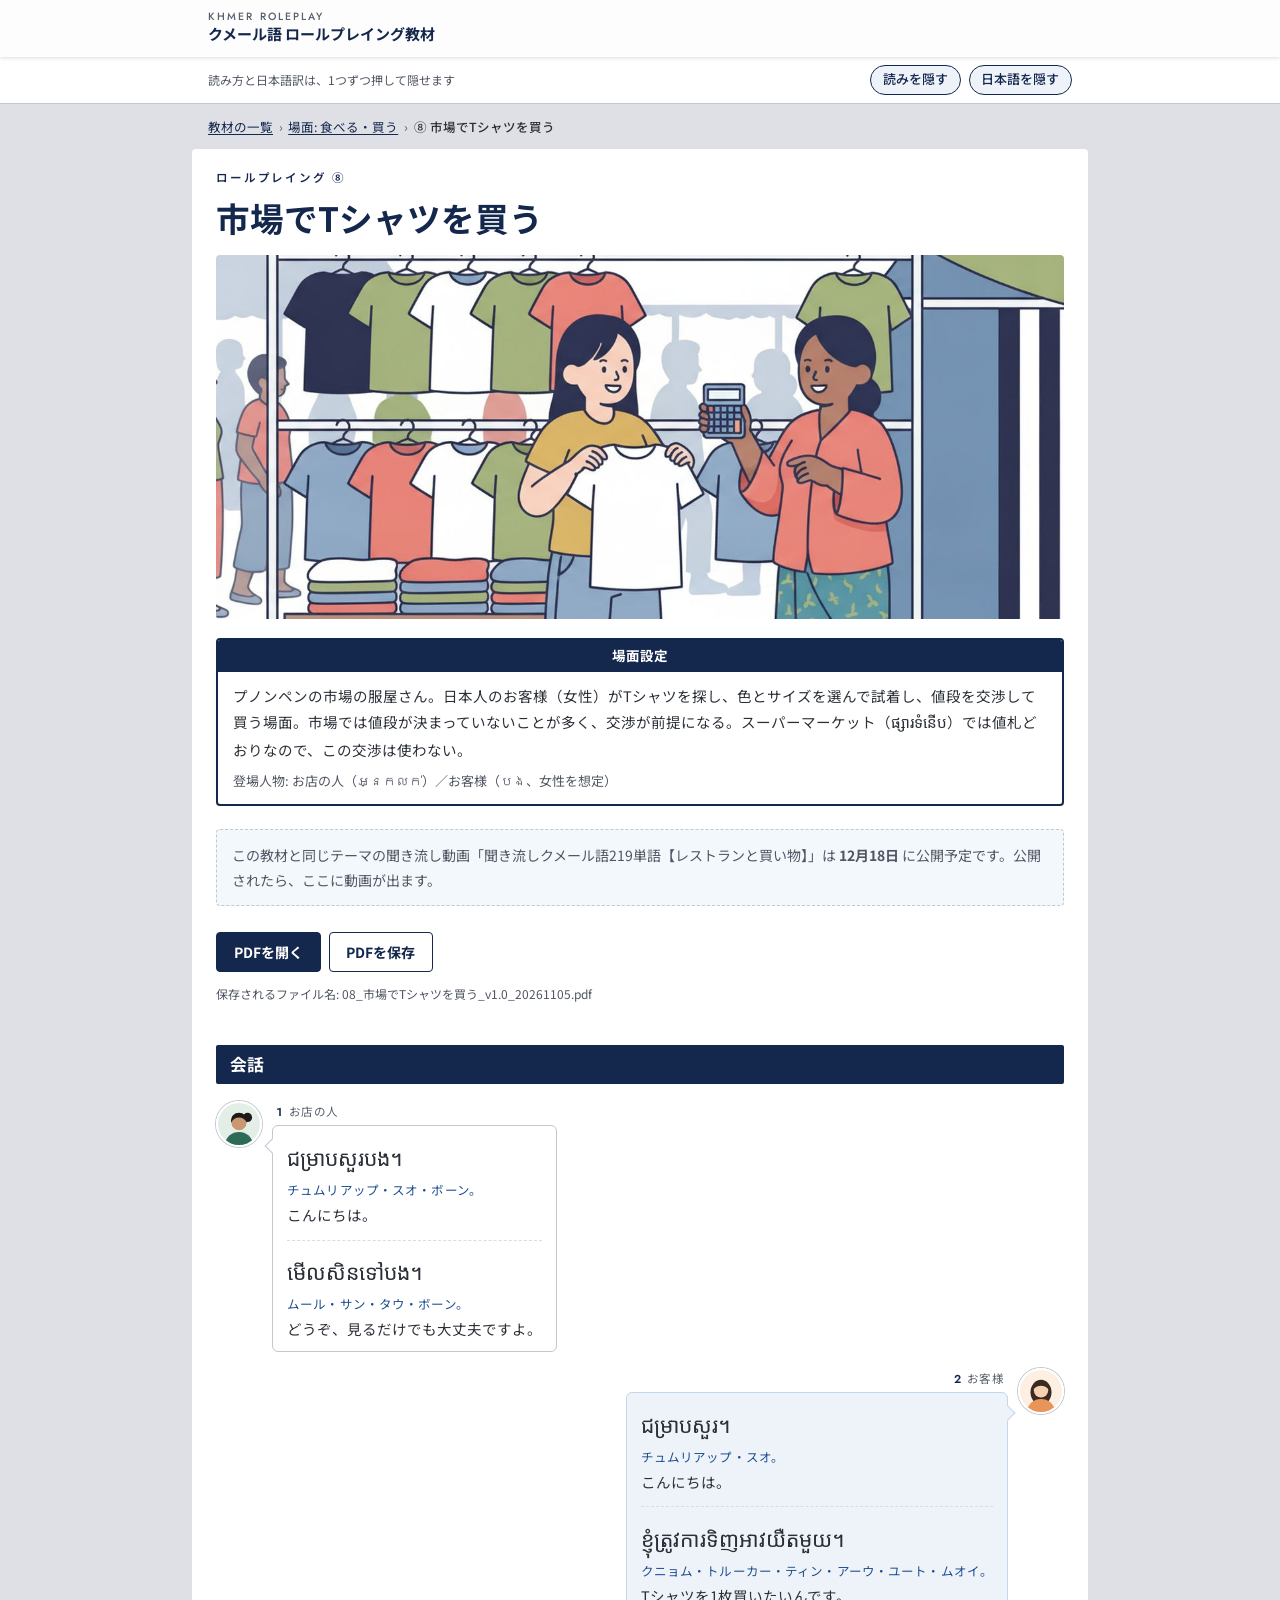
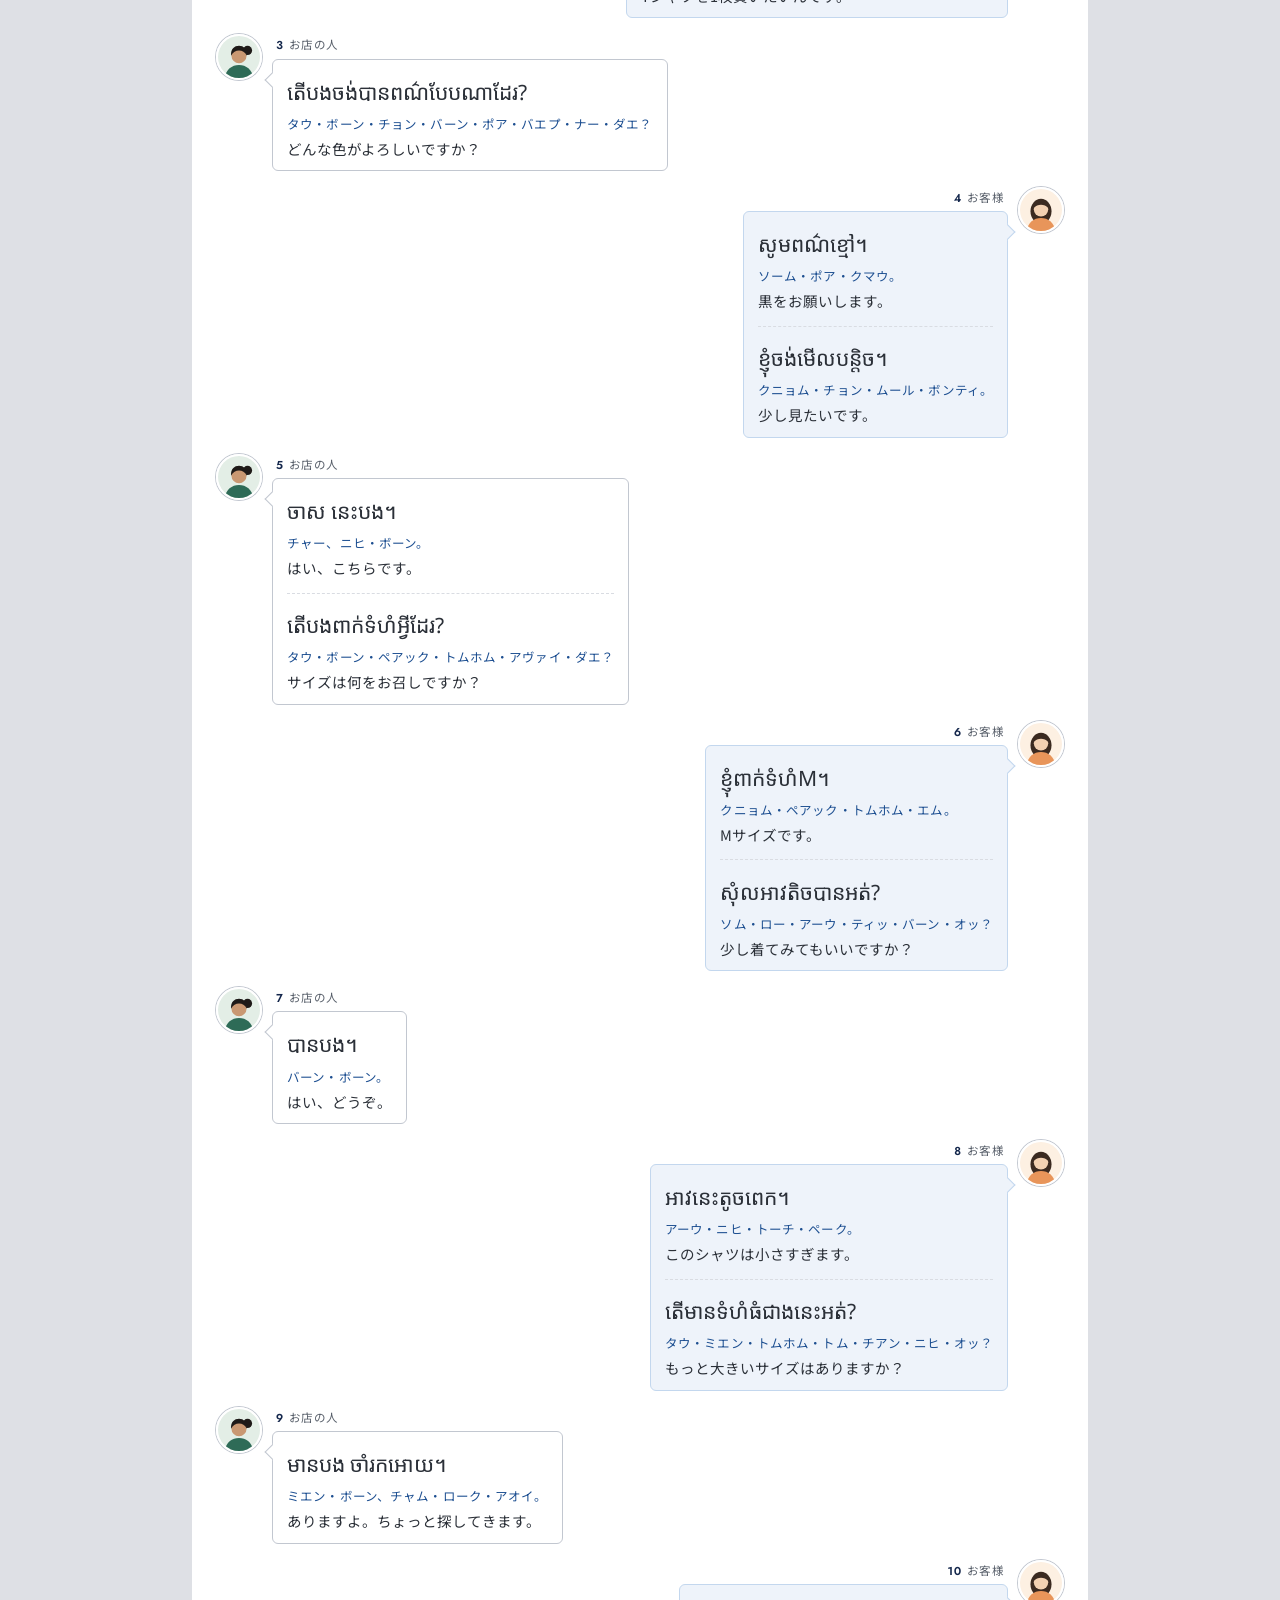
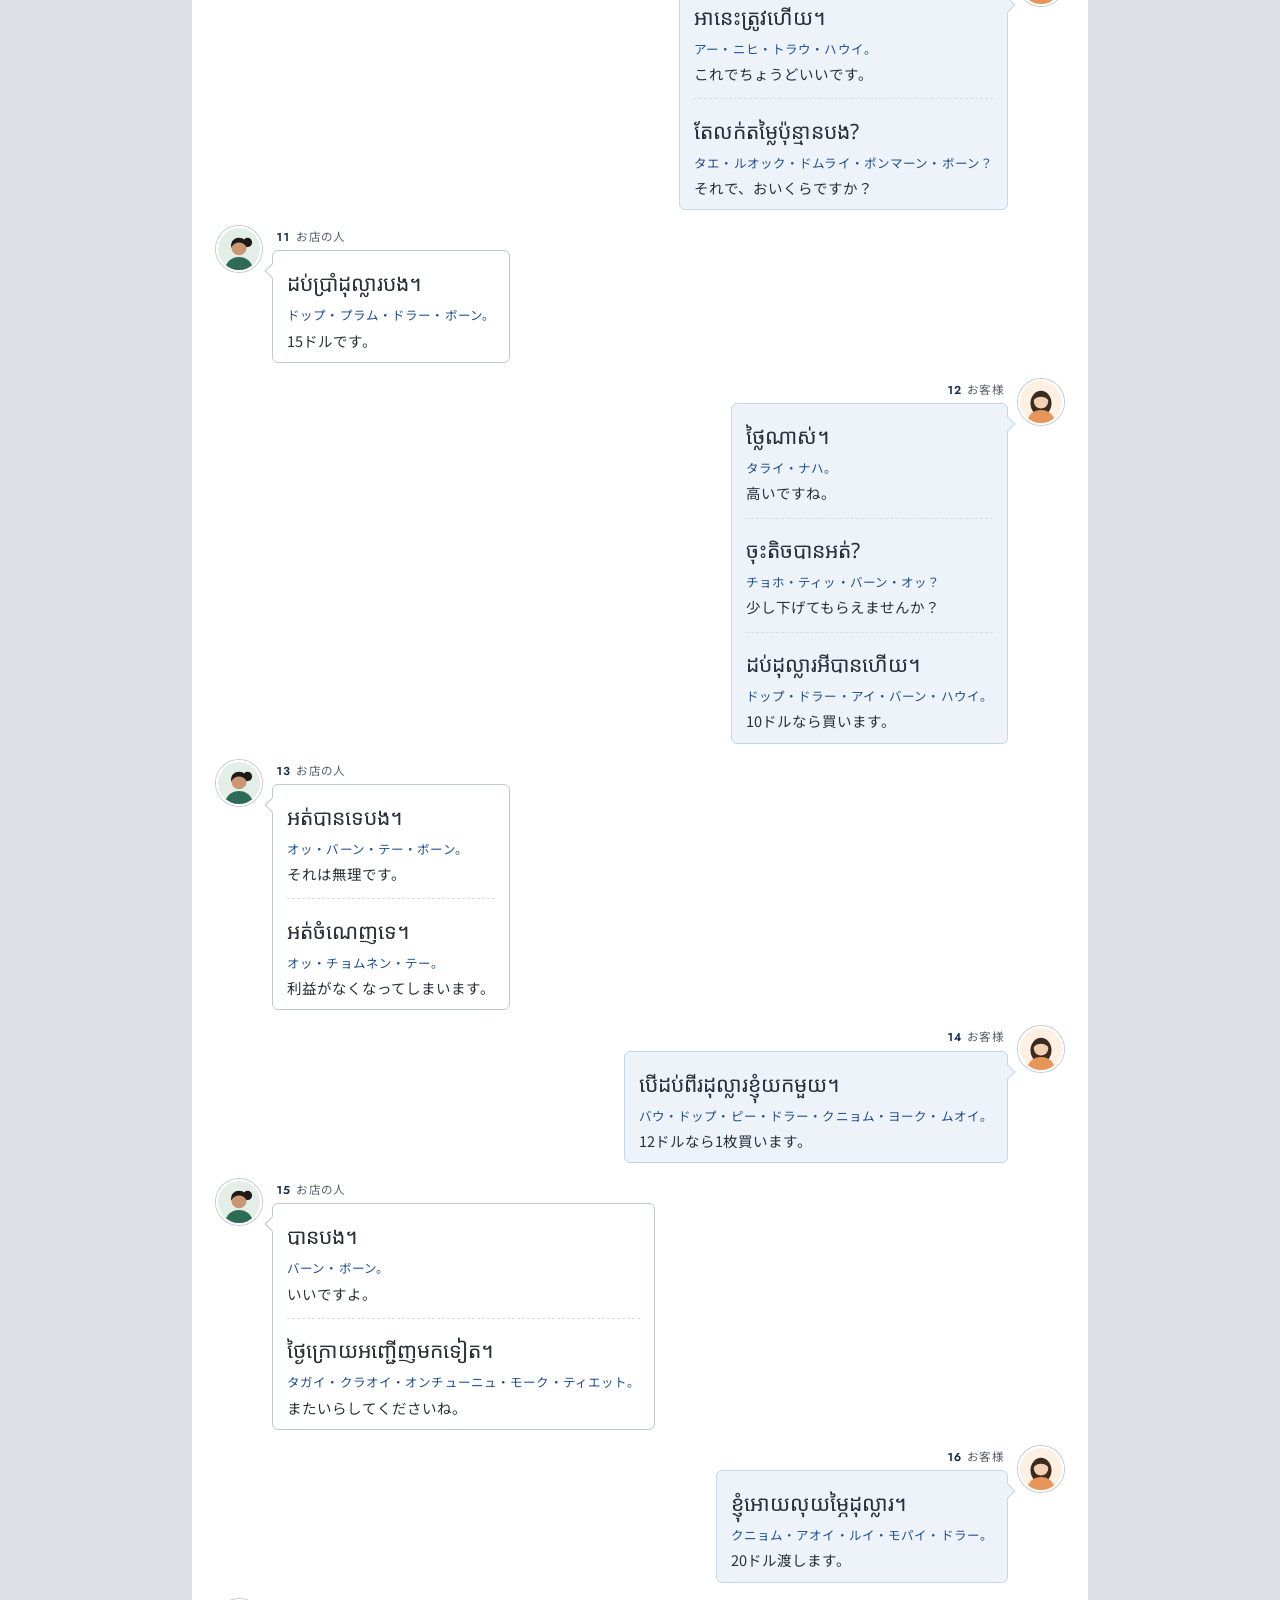
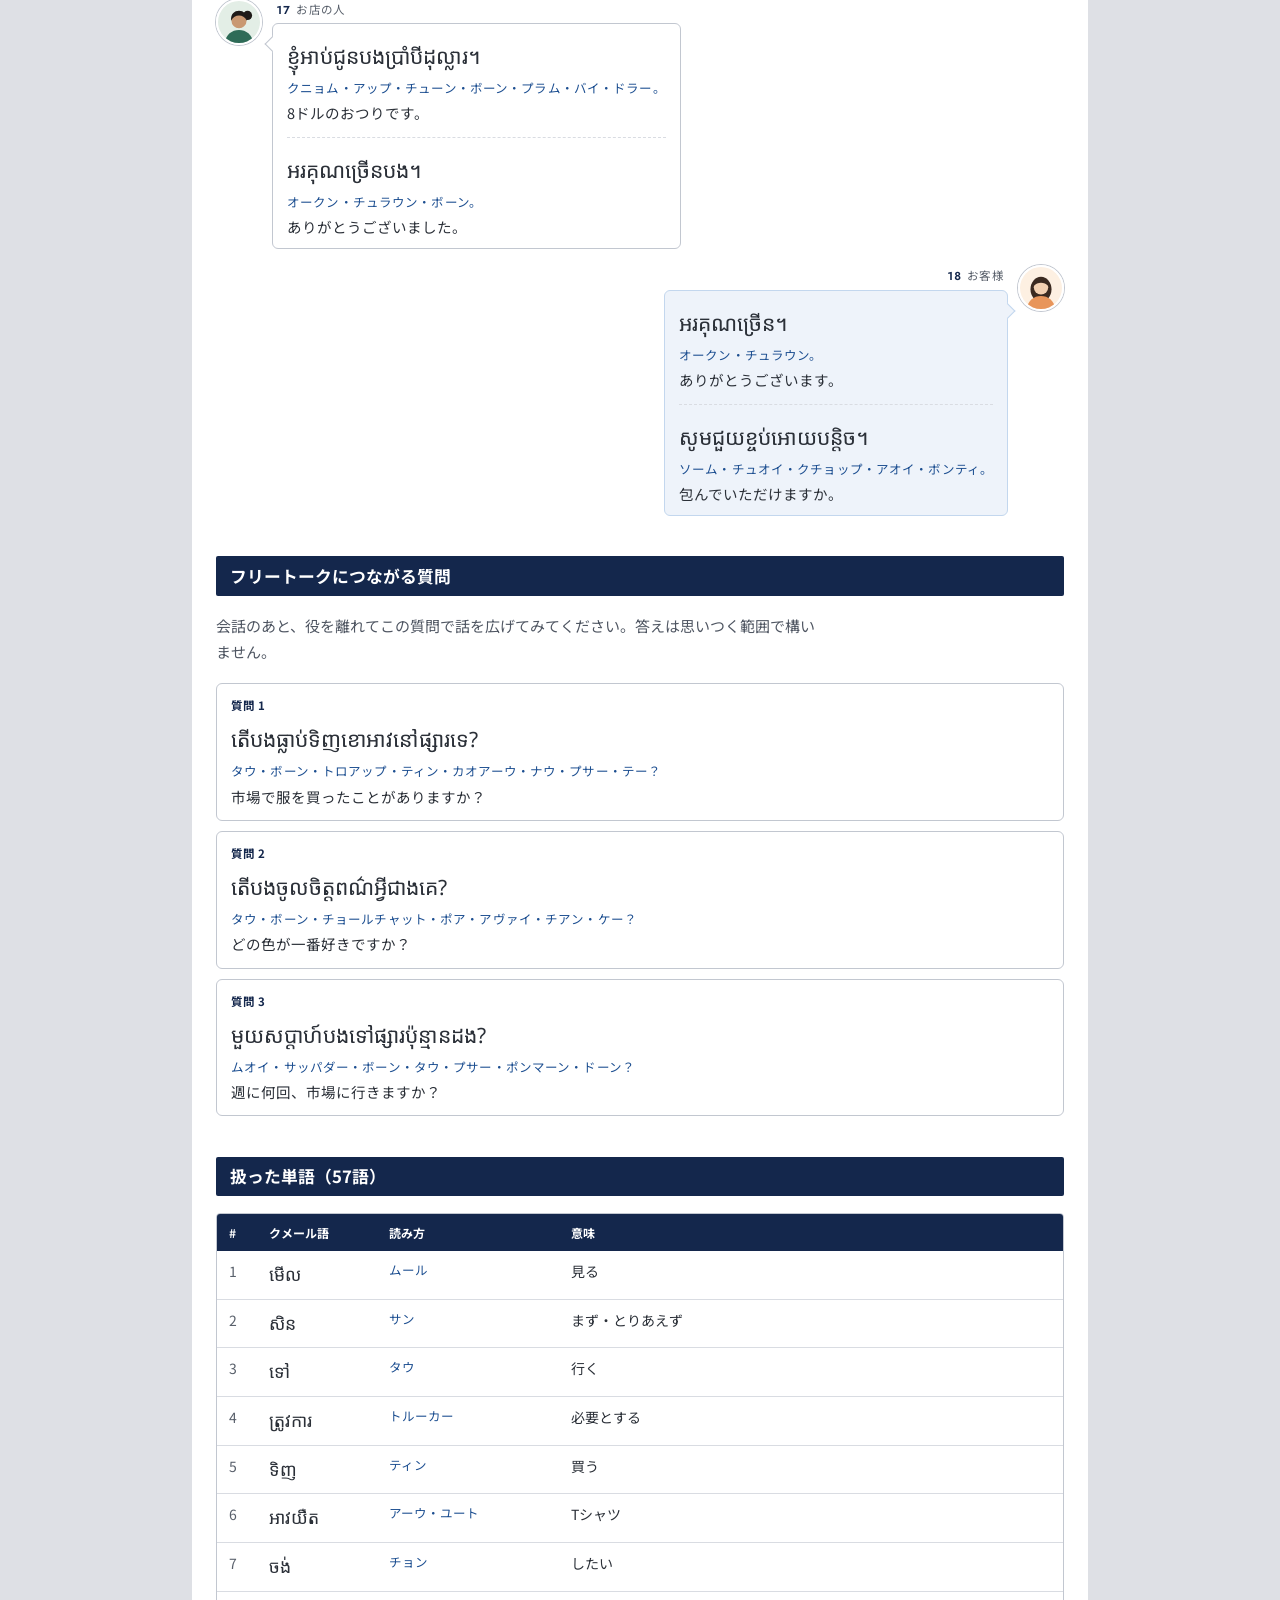
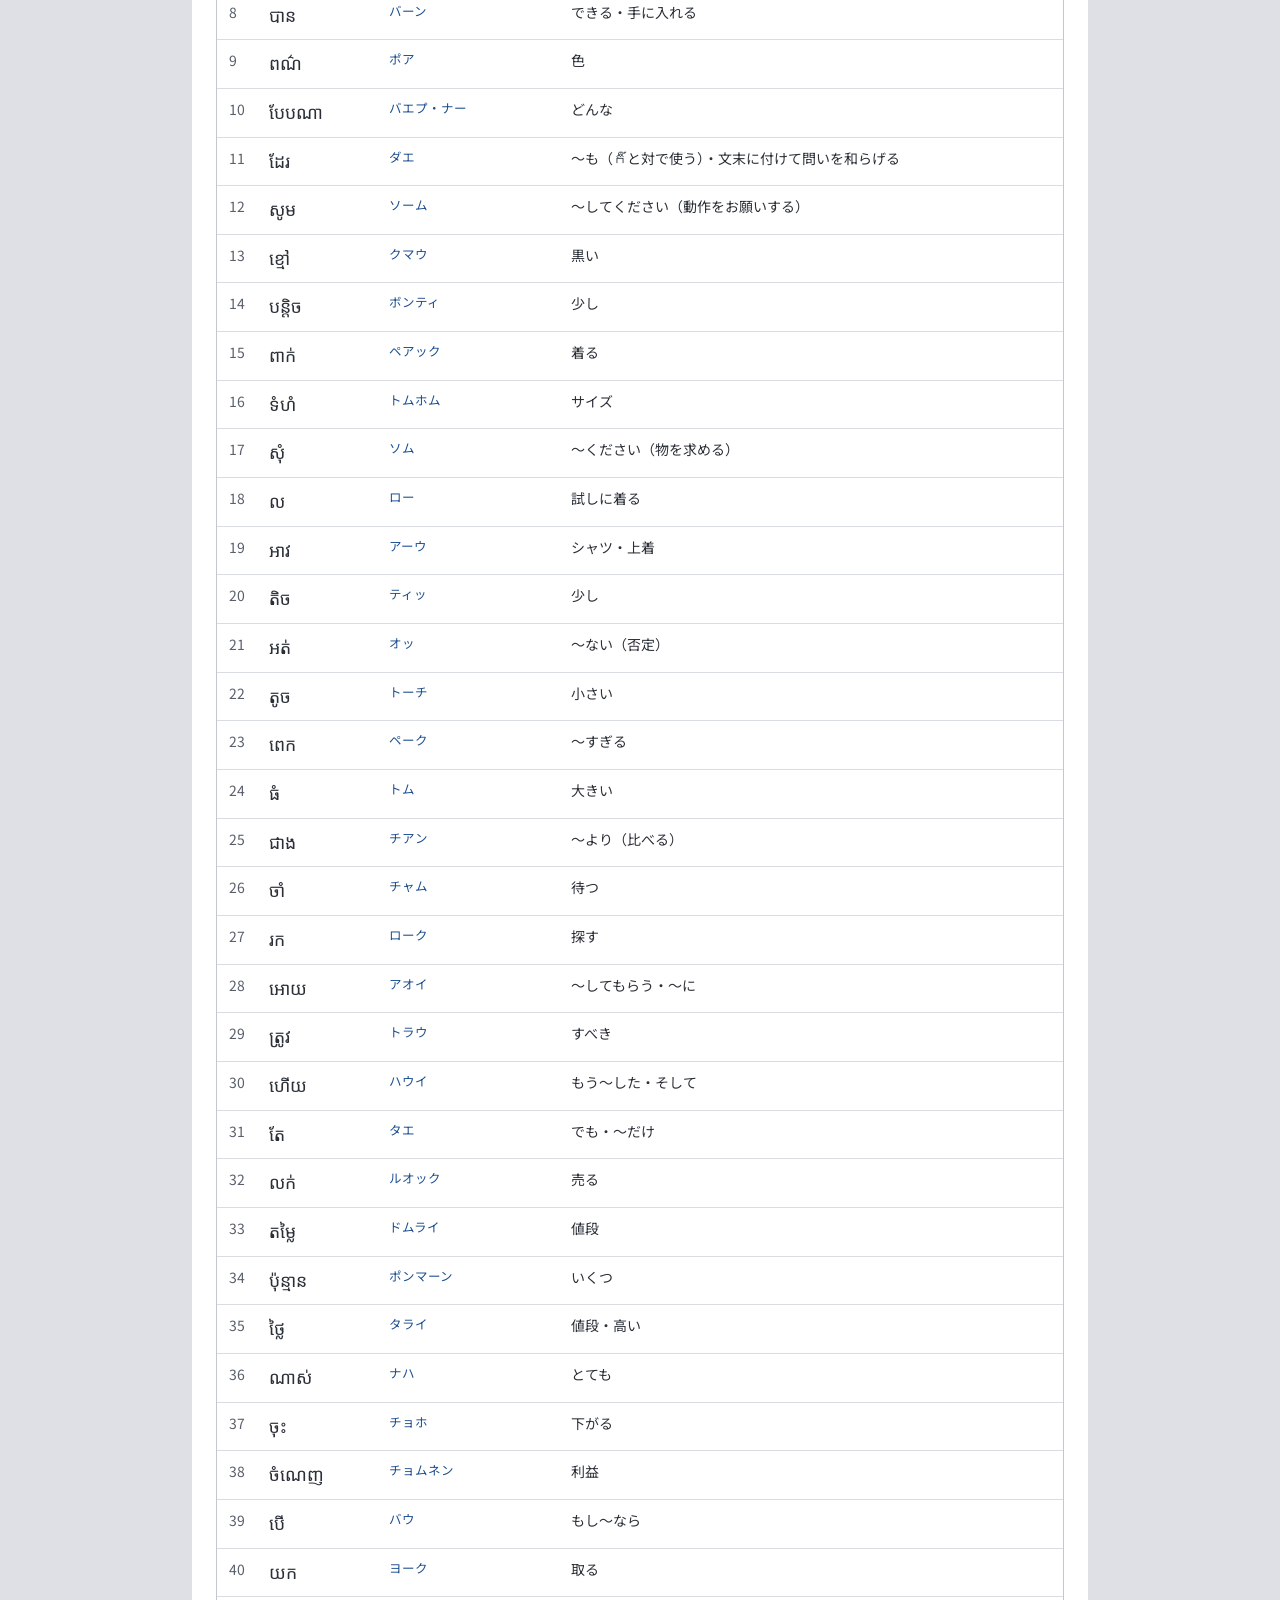
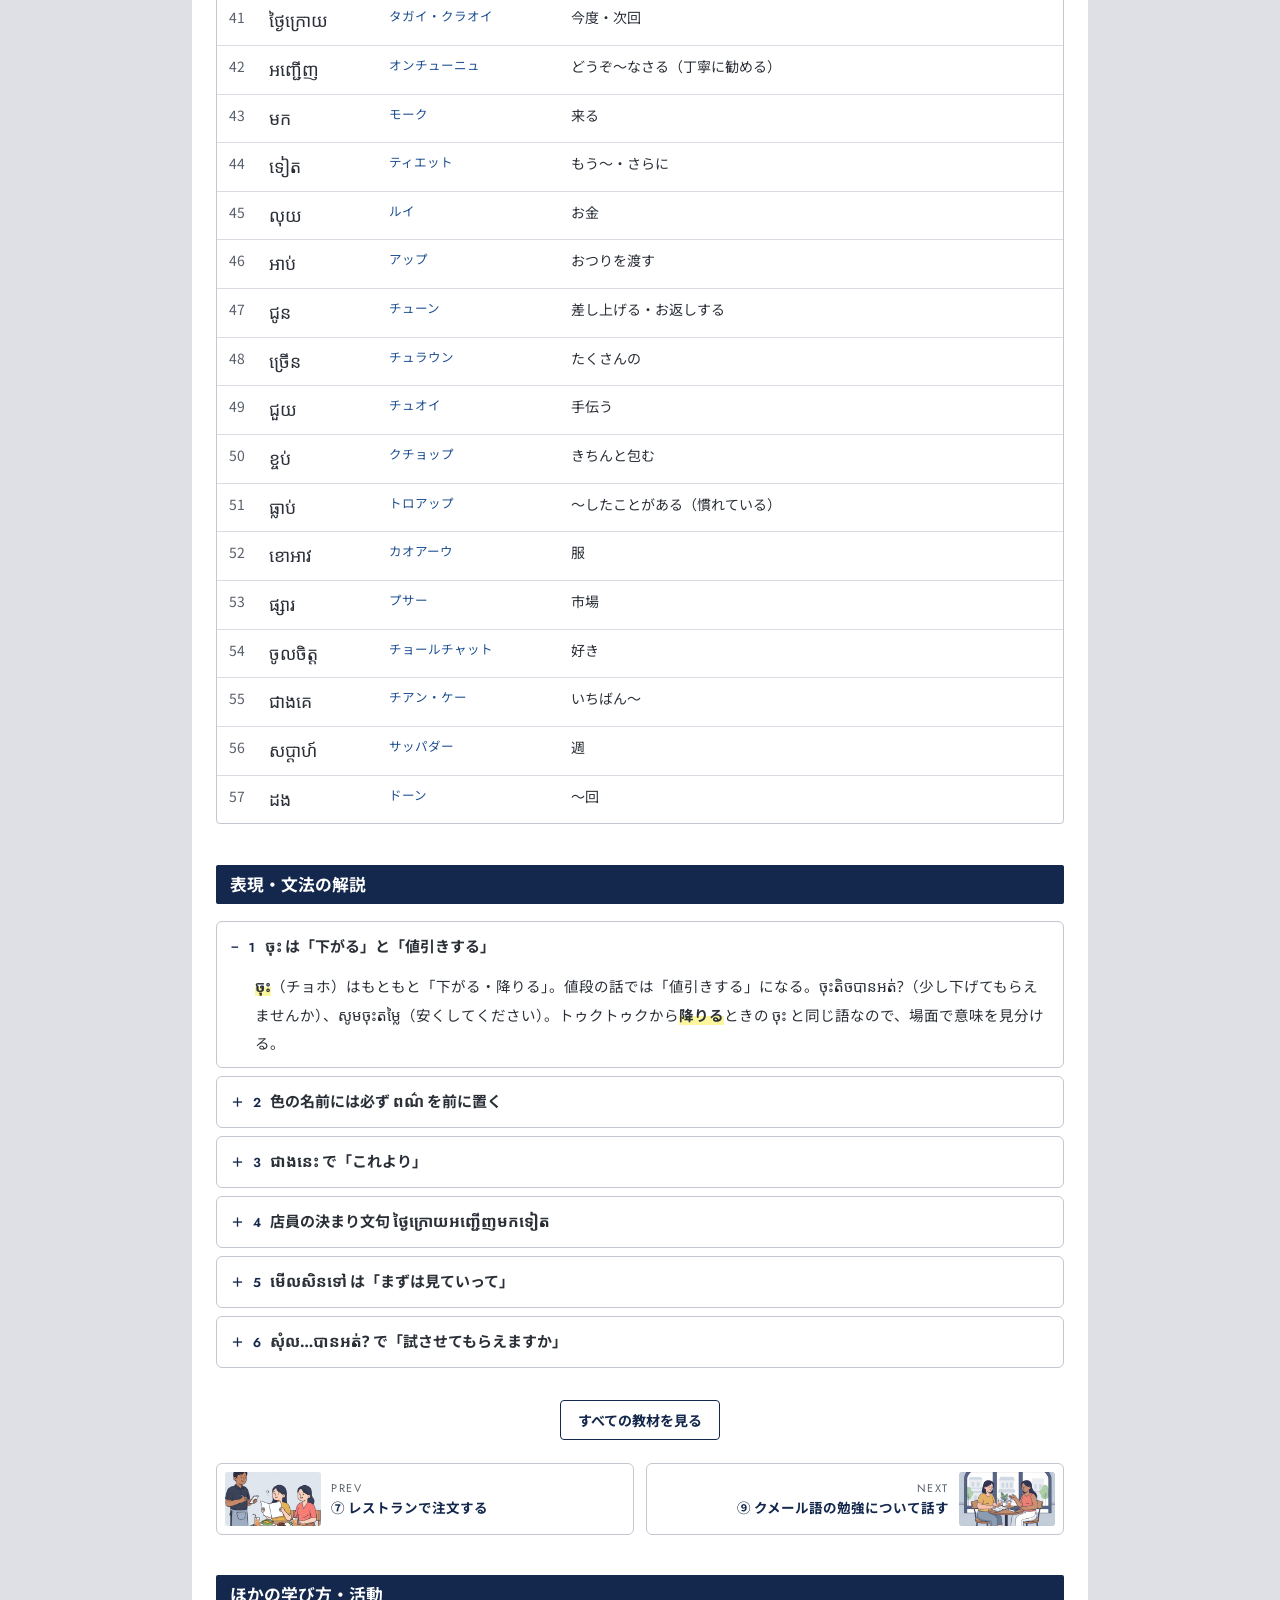
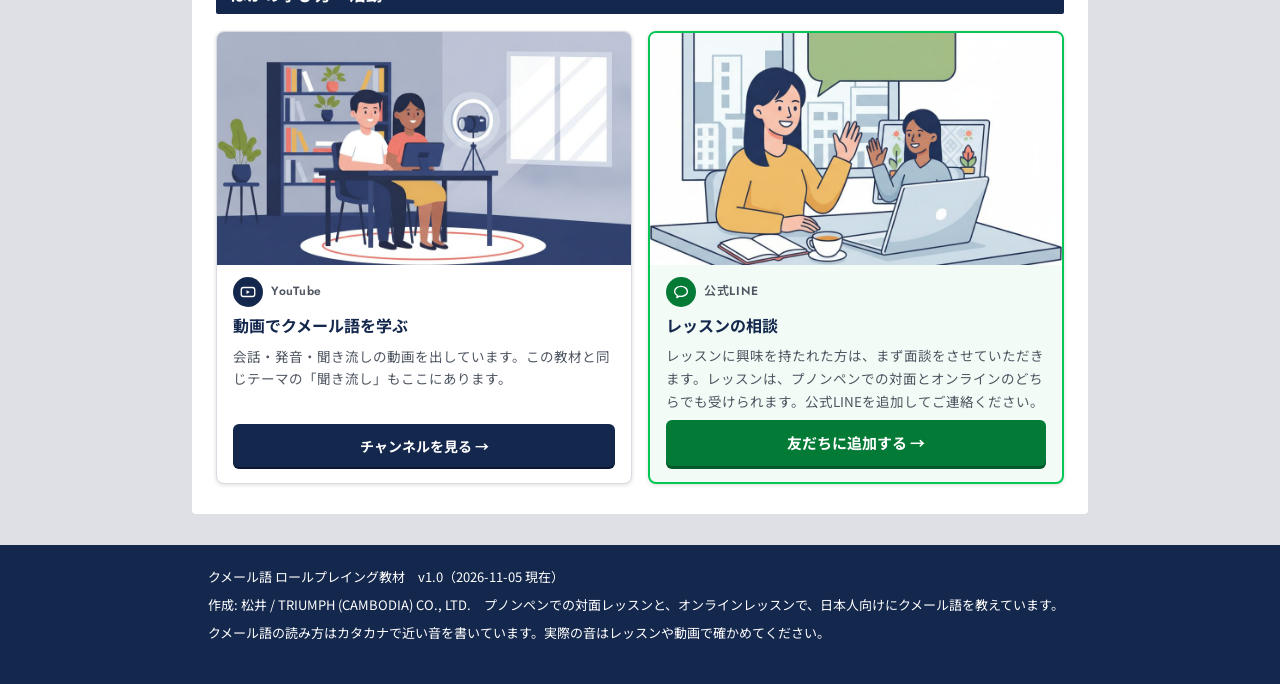
<file: 08/index.html>
<!doctype html>
<html lang="ja">
<head>
<meta charset="utf-8">
<meta name="viewport" content="width=device-width, initial-scale=1, viewport-fit=cover">
<title>市場でTシャツを買う｜クメール語 ロールプレイング教材</title>
<meta name="description" content="市場でTシャツを買う。クメール語の会話・読み方・日本語訳・単語57語・文法解説。PDFつき。">
<meta name="theme-color" content="#FDFDFD">
<meta name="color-scheme" content="only light">
<link rel="canonical" href="https://matsui-khmer.github.io/khmer-roleplay/08/">
<meta property="og:title" content="市場でTシャツを買う｜クメール語 ロールプレイング教材">
<meta property="og:description" content="市場でTシャツを買う。クメール語の会話・読み方・日本語訳・単語57語・文法解説。PDFつき。">
<meta property="og:type" content="website">
<meta property="og:site_name" content="クメール語 ロールプレイング教材">
<link rel="manifest" href="../manifest.webmanifest">
<link rel="icon" href="../icons/icon-192.png" sizes="192x192" type="image/png">
<link rel="apple-touch-icon" href="../icons/icon-192.png">
<link rel="preconnect" href="https://fonts.googleapis.com">
<link rel="preconnect" href="https://fonts.gstatic.com" crossorigin>
<link rel="stylesheet" href="https://fonts.googleapis.com/css2?family=Noto+Sans+JP:wght@400;500;700&amp;family=Noto+Sans+Khmer:wght@400;600&amp;family=Jost:wght@500;600&amp;display=swap">
<link rel="stylesheet" href="../assets/style.css?v=d20261110b">
</head>
<body>
<a class="skip" href="#main">本文へ</a>
<header class="head"><div class="wrap"><a class="logo" href="../"><small>Khmer roleplay</small>クメール語 ロールプレイング教材</a></div></header>
<div class="bar"><div class="wrap">
<span class="lbl">読み方と日本語訳は、1つずつ押して隠せます</span>
<button type="button" class="sw" data-all="yomi" aria-pressed="true">読みを隠す</button>
<button type="button" class="sw" data-all="ja" aria-pressed="true">日本語を隠す</button>
</div></div>
<nav class="crumb wrap" aria-label="いまいる場所"><ol><li><a href="../">教材の一覧</a></li><li><a href="../?ba=%E9%A3%9F%E3%81%B9%E3%82%8B%E3%83%BB%E8%B2%B7%E3%81%86">場面: 食べる・買う</a></li><li><span aria-current="page">⑧ 市場でTシャツを買う</span></li></ol></nav>
<script type="application/ld+json">{"@context": "https://schema.org", "@type": "BreadcrumbList", "itemListElement": [{"@type": "ListItem", "position": 1, "name": "教材の一覧", "item": "https://matsui-khmer.github.io/khmer-roleplay/"}, {"@type": "ListItem", "position": 2, "name": "場面: 食べる・買う", "item": "https://matsui-khmer.github.io/khmer-roleplay/?ba=%E9%A3%9F%E3%81%B9%E3%82%8B%E3%83%BB%E8%B2%B7%E3%81%86"}, {"@type": "ListItem", "position": 3, "name": "⑧ 市場でTシャツを買う"}]}</script>
<main id="main" class="wrap">
<p class="eyebrow">ロールプレイング ⑧</p>
<h1 class="display">市場でTシャツを買う</h1>
<p class="hero"><img src="../thumbs/08-l.jpg" alt="" width="1280" height="720" decoding="async"></p>
<div class="setting">
<p class="cap">場面設定</p>
<div class="in">
<p>プノンペンの市場の服屋さん。日本人のお客様（女性）がTシャツを探し、色とサイズを選んで試着し、値段を交渉して買う場面。市場では値段が決まっていないことが多く、交渉が前提になる。スーパーマーケット（<span class="kmi">ផ្សារទំនើប</span>）では値札どおりなので、この交渉は使わない。</p>
<p class="cast">登場人物: お店の人（អ្នកលក់）／お客様（បង、女性を想定）</p>
</div>
</div>
<p class="vid later">この教材と同じテーマの聞き流し動画「聞き流しクメール語219単語【レストランと買い物】」は <b>12月18日</b> に公開予定です。公開されたら、ここに動画が出ます。</p>
<div class="files">
<a class="btn solid" href="../pdf/08_市場でTシャツを買う_v1.0_20261105.pdf" target="_blank" rel="noopener">PDFを開く</a>
<a class="btn" href="../pdf/08_市場でTシャツを買う_v1.0_20261105.pdf" download="08_市場でTシャツを買う_v1.0_20261105.pdf">PDFを保存</a>
</div>
<p class="fname">保存されるファイル名: 08_市場でTシャツを買う_v1.0_20261105.pdf</p>

<h2 class="display">会話</h2>
<ul class="talk">
<li class="turn"><span class="av" aria-hidden="true"><svg viewBox="0 0 64 64" aria-hidden="true"><rect width="64" height="64" fill="#E3EEE6"/><circle cx="45" cy="22" r="7" fill="#1E1A18"/><path d="M10 64c2-13 11-20 22-20s20 7 22 20z" fill="#2E6B57"/><circle cx="32" cy="30" r="11.5" fill="#C99872"/><path d="M20 30c-1-10 5-15 12-15s13 5 12 15c-3-6-7-8-12-8s-9 2-12 8z" fill="#1E1A18"/></svg></span><div class="tb"><p class="who"><span class="no" aria-hidden="true">1</span>お店の人</p><div class="bub"><div class="ln"><p class="km" lang="km">ជម្រាបសួរបង។</p><button type="button" class="peel yomi" aria-pressed="true"><span class="txt">チュムリアップ・スオ・ボーン。</span><span class="veil">読みを出す</span></button><button type="button" class="peel ja" aria-pressed="true"><span class="txt">こんにちは。</span><span class="veil">日本語を出す</span></button></div><div class="ln"><p class="km" lang="km">មើលសិនទៅបង។</p><button type="button" class="peel yomi" aria-pressed="true"><span class="txt">ムール・サン・タウ・ボーン。</span><span class="veil">読みを出す</span></button><button type="button" class="peel ja" aria-pressed="true"><span class="txt">どうぞ、見るだけでも大丈夫ですよ。</span><span class="veil">日本語を出す</span></button></div></div></div></li>
<li class="turn me"><span class="av" aria-hidden="true"><svg viewBox="0 0 64 64" aria-hidden="true"><rect width="64" height="64" fill="#FDF0E2"/><ellipse cx="32" cy="34" rx="16" ry="19" fill="#3B2A20"/><path d="M10 64c2-13 11-20 22-20s20 7 22 20z" fill="#E8955A"/><circle cx="32" cy="31" r="11" fill="#F3D1B2"/><path d="M20 30c0-9 5-14 12-14s12 5 12 14c-4-5-8-6-12-6s-8 1-12 6z" fill="#3B2A20"/></svg></span><div class="tb"><p class="who"><span class="no" aria-hidden="true">2</span>お客様</p><div class="bub"><div class="ln"><p class="km" lang="km">ជម្រាបសួរ។</p><button type="button" class="peel yomi" aria-pressed="true"><span class="txt">チュムリアップ・スオ。</span><span class="veil">読みを出す</span></button><button type="button" class="peel ja" aria-pressed="true"><span class="txt">こんにちは。</span><span class="veil">日本語を出す</span></button></div><div class="ln"><p class="km" lang="km">ខ្ញុំត្រូវការទិញអាវយឺតមួយ។</p><button type="button" class="peel yomi" aria-pressed="true"><span class="txt">クニョム・トルーカー・ティン・アーウ・ユート・ムオイ。</span><span class="veil">読みを出す</span></button><button type="button" class="peel ja" aria-pressed="true"><span class="txt">Tシャツを1枚買いたいんです。</span><span class="veil">日本語を出す</span></button></div></div></div></li>
<li class="turn"><span class="av" aria-hidden="true"><svg viewBox="0 0 64 64" aria-hidden="true"><rect width="64" height="64" fill="#E3EEE6"/><circle cx="45" cy="22" r="7" fill="#1E1A18"/><path d="M10 64c2-13 11-20 22-20s20 7 22 20z" fill="#2E6B57"/><circle cx="32" cy="30" r="11.5" fill="#C99872"/><path d="M20 30c-1-10 5-15 12-15s13 5 12 15c-3-6-7-8-12-8s-9 2-12 8z" fill="#1E1A18"/></svg></span><div class="tb"><p class="who"><span class="no" aria-hidden="true">3</span>お店の人</p><div class="bub"><div class="ln"><p class="km" lang="km">តើបងចង់បានពណ៌បែបណាដែរ?</p><button type="button" class="peel yomi" aria-pressed="true"><span class="txt">タウ・ボーン・チョン・バーン・ポア・バエプ・ナー・ダエ？</span><span class="veil">読みを出す</span></button><button type="button" class="peel ja" aria-pressed="true"><span class="txt">どんな色がよろしいですか？</span><span class="veil">日本語を出す</span></button></div></div></div></li>
<li class="turn me"><span class="av" aria-hidden="true"><svg viewBox="0 0 64 64" aria-hidden="true"><rect width="64" height="64" fill="#FDF0E2"/><ellipse cx="32" cy="34" rx="16" ry="19" fill="#3B2A20"/><path d="M10 64c2-13 11-20 22-20s20 7 22 20z" fill="#E8955A"/><circle cx="32" cy="31" r="11" fill="#F3D1B2"/><path d="M20 30c0-9 5-14 12-14s12 5 12 14c-4-5-8-6-12-6s-8 1-12 6z" fill="#3B2A20"/></svg></span><div class="tb"><p class="who"><span class="no" aria-hidden="true">4</span>お客様</p><div class="bub"><div class="ln"><p class="km" lang="km">សូមពណ៌ខ្មៅ។</p><button type="button" class="peel yomi" aria-pressed="true"><span class="txt">ソーム・ポア・クマウ。</span><span class="veil">読みを出す</span></button><button type="button" class="peel ja" aria-pressed="true"><span class="txt">黒をお願いします。</span><span class="veil">日本語を出す</span></button></div><div class="ln"><p class="km" lang="km">ខ្ញុំចង់មើលបន្តិច។</p><button type="button" class="peel yomi" aria-pressed="true"><span class="txt">クニョム・チョン・ムール・ボンティ。</span><span class="veil">読みを出す</span></button><button type="button" class="peel ja" aria-pressed="true"><span class="txt">少し見たいです。</span><span class="veil">日本語を出す</span></button></div></div></div></li>
<li class="turn"><span class="av" aria-hidden="true"><svg viewBox="0 0 64 64" aria-hidden="true"><rect width="64" height="64" fill="#E3EEE6"/><circle cx="45" cy="22" r="7" fill="#1E1A18"/><path d="M10 64c2-13 11-20 22-20s20 7 22 20z" fill="#2E6B57"/><circle cx="32" cy="30" r="11.5" fill="#C99872"/><path d="M20 30c-1-10 5-15 12-15s13 5 12 15c-3-6-7-8-12-8s-9 2-12 8z" fill="#1E1A18"/></svg></span><div class="tb"><p class="who"><span class="no" aria-hidden="true">5</span>お店の人</p><div class="bub"><div class="ln"><p class="km" lang="km">ចាស នេះបង។</p><button type="button" class="peel yomi" aria-pressed="true"><span class="txt">チャー、ニヒ・ボーン。</span><span class="veil">読みを出す</span></button><button type="button" class="peel ja" aria-pressed="true"><span class="txt">はい、こちらです。</span><span class="veil">日本語を出す</span></button></div><div class="ln"><p class="km" lang="km">តើបងពាក់ទំហំអ្វីដែរ?</p><button type="button" class="peel yomi" aria-pressed="true"><span class="txt">タウ・ボーン・ペアック・トムホム・アヴァイ・ダエ？</span><span class="veil">読みを出す</span></button><button type="button" class="peel ja" aria-pressed="true"><span class="txt">サイズは何をお召しですか？</span><span class="veil">日本語を出す</span></button></div></div></div></li>
<li class="turn me"><span class="av" aria-hidden="true"><svg viewBox="0 0 64 64" aria-hidden="true"><rect width="64" height="64" fill="#FDF0E2"/><ellipse cx="32" cy="34" rx="16" ry="19" fill="#3B2A20"/><path d="M10 64c2-13 11-20 22-20s20 7 22 20z" fill="#E8955A"/><circle cx="32" cy="31" r="11" fill="#F3D1B2"/><path d="M20 30c0-9 5-14 12-14s12 5 12 14c-4-5-8-6-12-6s-8 1-12 6z" fill="#3B2A20"/></svg></span><div class="tb"><p class="who"><span class="no" aria-hidden="true">6</span>お客様</p><div class="bub"><div class="ln"><p class="km" lang="km">ខ្ញុំពាក់ទំហំM។</p><button type="button" class="peel yomi" aria-pressed="true"><span class="txt">クニョム・ペアック・トムホム・エム。</span><span class="veil">読みを出す</span></button><button type="button" class="peel ja" aria-pressed="true"><span class="txt">Mサイズです。</span><span class="veil">日本語を出す</span></button></div><div class="ln"><p class="km" lang="km">សុំលអាវតិចបានអត់?</p><button type="button" class="peel yomi" aria-pressed="true"><span class="txt">ソム・ロー・アーウ・ティッ・バーン・オッ？</span><span class="veil">読みを出す</span></button><button type="button" class="peel ja" aria-pressed="true"><span class="txt">少し着てみてもいいですか？</span><span class="veil">日本語を出す</span></button></div></div></div></li>
<li class="turn"><span class="av" aria-hidden="true"><svg viewBox="0 0 64 64" aria-hidden="true"><rect width="64" height="64" fill="#E3EEE6"/><circle cx="45" cy="22" r="7" fill="#1E1A18"/><path d="M10 64c2-13 11-20 22-20s20 7 22 20z" fill="#2E6B57"/><circle cx="32" cy="30" r="11.5" fill="#C99872"/><path d="M20 30c-1-10 5-15 12-15s13 5 12 15c-3-6-7-8-12-8s-9 2-12 8z" fill="#1E1A18"/></svg></span><div class="tb"><p class="who"><span class="no" aria-hidden="true">7</span>お店の人</p><div class="bub"><div class="ln"><p class="km" lang="km">បានបង។</p><button type="button" class="peel yomi" aria-pressed="true"><span class="txt">バーン・ボーン。</span><span class="veil">読みを出す</span></button><button type="button" class="peel ja" aria-pressed="true"><span class="txt">はい、どうぞ。</span><span class="veil">日本語を出す</span></button></div></div></div></li>
<li class="turn me"><span class="av" aria-hidden="true"><svg viewBox="0 0 64 64" aria-hidden="true"><rect width="64" height="64" fill="#FDF0E2"/><ellipse cx="32" cy="34" rx="16" ry="19" fill="#3B2A20"/><path d="M10 64c2-13 11-20 22-20s20 7 22 20z" fill="#E8955A"/><circle cx="32" cy="31" r="11" fill="#F3D1B2"/><path d="M20 30c0-9 5-14 12-14s12 5 12 14c-4-5-8-6-12-6s-8 1-12 6z" fill="#3B2A20"/></svg></span><div class="tb"><p class="who"><span class="no" aria-hidden="true">8</span>お客様</p><div class="bub"><div class="ln"><p class="km" lang="km">អាវនេះតូចពេក។</p><button type="button" class="peel yomi" aria-pressed="true"><span class="txt">アーウ・ニヒ・トーチ・ペーク。</span><span class="veil">読みを出す</span></button><button type="button" class="peel ja" aria-pressed="true"><span class="txt">このシャツは小さすぎます。</span><span class="veil">日本語を出す</span></button></div><div class="ln"><p class="km" lang="km">តើមានទំហំធំជាងនេះអត់?</p><button type="button" class="peel yomi" aria-pressed="true"><span class="txt">タウ・ミエン・トムホム・トム・チアン・ニヒ・オッ？</span><span class="veil">読みを出す</span></button><button type="button" class="peel ja" aria-pressed="true"><span class="txt">もっと大きいサイズはありますか？</span><span class="veil">日本語を出す</span></button></div></div></div></li>
<li class="turn"><span class="av" aria-hidden="true"><svg viewBox="0 0 64 64" aria-hidden="true"><rect width="64" height="64" fill="#E3EEE6"/><circle cx="45" cy="22" r="7" fill="#1E1A18"/><path d="M10 64c2-13 11-20 22-20s20 7 22 20z" fill="#2E6B57"/><circle cx="32" cy="30" r="11.5" fill="#C99872"/><path d="M20 30c-1-10 5-15 12-15s13 5 12 15c-3-6-7-8-12-8s-9 2-12 8z" fill="#1E1A18"/></svg></span><div class="tb"><p class="who"><span class="no" aria-hidden="true">9</span>お店の人</p><div class="bub"><div class="ln"><p class="km" lang="km">មានបង ចាំរកអោយ។</p><button type="button" class="peel yomi" aria-pressed="true"><span class="txt">ミエン・ボーン、チャム・ローク・アオイ。</span><span class="veil">読みを出す</span></button><button type="button" class="peel ja" aria-pressed="true"><span class="txt">ありますよ。ちょっと探してきます。</span><span class="veil">日本語を出す</span></button></div></div></div></li>
<li class="turn me"><span class="av" aria-hidden="true"><svg viewBox="0 0 64 64" aria-hidden="true"><rect width="64" height="64" fill="#FDF0E2"/><ellipse cx="32" cy="34" rx="16" ry="19" fill="#3B2A20"/><path d="M10 64c2-13 11-20 22-20s20 7 22 20z" fill="#E8955A"/><circle cx="32" cy="31" r="11" fill="#F3D1B2"/><path d="M20 30c0-9 5-14 12-14s12 5 12 14c-4-5-8-6-12-6s-8 1-12 6z" fill="#3B2A20"/></svg></span><div class="tb"><p class="who"><span class="no" aria-hidden="true">10</span>お客様</p><div class="bub"><div class="ln"><p class="km" lang="km">អានេះត្រូវហើយ។</p><button type="button" class="peel yomi" aria-pressed="true"><span class="txt">アー・ニヒ・トラウ・ハウイ。</span><span class="veil">読みを出す</span></button><button type="button" class="peel ja" aria-pressed="true"><span class="txt">これでちょうどいいです。</span><span class="veil">日本語を出す</span></button></div><div class="ln"><p class="km" lang="km">តែលក់តម្លៃប៉ុន្មានបង?</p><button type="button" class="peel yomi" aria-pressed="true"><span class="txt">タエ・ルオック・ドムライ・ポンマーン・ボーン？</span><span class="veil">読みを出す</span></button><button type="button" class="peel ja" aria-pressed="true"><span class="txt">それで、おいくらですか？</span><span class="veil">日本語を出す</span></button></div></div></div></li>
<li class="turn"><span class="av" aria-hidden="true"><svg viewBox="0 0 64 64" aria-hidden="true"><rect width="64" height="64" fill="#E3EEE6"/><circle cx="45" cy="22" r="7" fill="#1E1A18"/><path d="M10 64c2-13 11-20 22-20s20 7 22 20z" fill="#2E6B57"/><circle cx="32" cy="30" r="11.5" fill="#C99872"/><path d="M20 30c-1-10 5-15 12-15s13 5 12 15c-3-6-7-8-12-8s-9 2-12 8z" fill="#1E1A18"/></svg></span><div class="tb"><p class="who"><span class="no" aria-hidden="true">11</span>お店の人</p><div class="bub"><div class="ln"><p class="km" lang="km">ដប់ប្រាំដុល្លារបង។</p><button type="button" class="peel yomi" aria-pressed="true"><span class="txt">ドップ・プラム・ドラー・ボーン。</span><span class="veil">読みを出す</span></button><button type="button" class="peel ja" aria-pressed="true"><span class="txt">15ドルです。</span><span class="veil">日本語を出す</span></button></div></div></div></li>
<li class="turn me"><span class="av" aria-hidden="true"><svg viewBox="0 0 64 64" aria-hidden="true"><rect width="64" height="64" fill="#FDF0E2"/><ellipse cx="32" cy="34" rx="16" ry="19" fill="#3B2A20"/><path d="M10 64c2-13 11-20 22-20s20 7 22 20z" fill="#E8955A"/><circle cx="32" cy="31" r="11" fill="#F3D1B2"/><path d="M20 30c0-9 5-14 12-14s12 5 12 14c-4-5-8-6-12-6s-8 1-12 6z" fill="#3B2A20"/></svg></span><div class="tb"><p class="who"><span class="no" aria-hidden="true">12</span>お客様</p><div class="bub"><div class="ln"><p class="km" lang="km">ថ្លៃណាស់។</p><button type="button" class="peel yomi" aria-pressed="true"><span class="txt">タライ・ナハ。</span><span class="veil">読みを出す</span></button><button type="button" class="peel ja" aria-pressed="true"><span class="txt">高いですね。</span><span class="veil">日本語を出す</span></button></div><div class="ln"><p class="km" lang="km">ចុះតិចបានអត់?</p><button type="button" class="peel yomi" aria-pressed="true"><span class="txt">チョホ・ティッ・バーン・オッ？</span><span class="veil">読みを出す</span></button><button type="button" class="peel ja" aria-pressed="true"><span class="txt">少し下げてもらえませんか？</span><span class="veil">日本語を出す</span></button></div><div class="ln"><p class="km" lang="km">ដប់ដុល្លារអីបានហើយ។</p><button type="button" class="peel yomi" aria-pressed="true"><span class="txt">ドップ・ドラー・アイ・バーン・ハウイ。</span><span class="veil">読みを出す</span></button><button type="button" class="peel ja" aria-pressed="true"><span class="txt">10ドルなら買います。</span><span class="veil">日本語を出す</span></button></div></div></div></li>
<li class="turn"><span class="av" aria-hidden="true"><svg viewBox="0 0 64 64" aria-hidden="true"><rect width="64" height="64" fill="#E3EEE6"/><circle cx="45" cy="22" r="7" fill="#1E1A18"/><path d="M10 64c2-13 11-20 22-20s20 7 22 20z" fill="#2E6B57"/><circle cx="32" cy="30" r="11.5" fill="#C99872"/><path d="M20 30c-1-10 5-15 12-15s13 5 12 15c-3-6-7-8-12-8s-9 2-12 8z" fill="#1E1A18"/></svg></span><div class="tb"><p class="who"><span class="no" aria-hidden="true">13</span>お店の人</p><div class="bub"><div class="ln"><p class="km" lang="km">អត់បានទេបង។</p><button type="button" class="peel yomi" aria-pressed="true"><span class="txt">オッ・バーン・テー・ボーン。</span><span class="veil">読みを出す</span></button><button type="button" class="peel ja" aria-pressed="true"><span class="txt">それは無理です。</span><span class="veil">日本語を出す</span></button></div><div class="ln"><p class="km" lang="km">អត់ចំណេញទេ។</p><button type="button" class="peel yomi" aria-pressed="true"><span class="txt">オッ・チョムネン・テー。</span><span class="veil">読みを出す</span></button><button type="button" class="peel ja" aria-pressed="true"><span class="txt">利益がなくなってしまいます。</span><span class="veil">日本語を出す</span></button></div></div></div></li>
<li class="turn me"><span class="av" aria-hidden="true"><svg viewBox="0 0 64 64" aria-hidden="true"><rect width="64" height="64" fill="#FDF0E2"/><ellipse cx="32" cy="34" rx="16" ry="19" fill="#3B2A20"/><path d="M10 64c2-13 11-20 22-20s20 7 22 20z" fill="#E8955A"/><circle cx="32" cy="31" r="11" fill="#F3D1B2"/><path d="M20 30c0-9 5-14 12-14s12 5 12 14c-4-5-8-6-12-6s-8 1-12 6z" fill="#3B2A20"/></svg></span><div class="tb"><p class="who"><span class="no" aria-hidden="true">14</span>お客様</p><div class="bub"><div class="ln"><p class="km" lang="km">បើដប់ពីរដុល្លារខ្ញុំយកមួយ។</p><button type="button" class="peel yomi" aria-pressed="true"><span class="txt">バウ・ドップ・ピー・ドラー・クニョム・ヨーク・ムオイ。</span><span class="veil">読みを出す</span></button><button type="button" class="peel ja" aria-pressed="true"><span class="txt">12ドルなら1枚買います。</span><span class="veil">日本語を出す</span></button></div></div></div></li>
<li class="turn"><span class="av" aria-hidden="true"><svg viewBox="0 0 64 64" aria-hidden="true"><rect width="64" height="64" fill="#E3EEE6"/><circle cx="45" cy="22" r="7" fill="#1E1A18"/><path d="M10 64c2-13 11-20 22-20s20 7 22 20z" fill="#2E6B57"/><circle cx="32" cy="30" r="11.5" fill="#C99872"/><path d="M20 30c-1-10 5-15 12-15s13 5 12 15c-3-6-7-8-12-8s-9 2-12 8z" fill="#1E1A18"/></svg></span><div class="tb"><p class="who"><span class="no" aria-hidden="true">15</span>お店の人</p><div class="bub"><div class="ln"><p class="km" lang="km">បានបង។</p><button type="button" class="peel yomi" aria-pressed="true"><span class="txt">バーン・ボーン。</span><span class="veil">読みを出す</span></button><button type="button" class="peel ja" aria-pressed="true"><span class="txt">いいですよ。</span><span class="veil">日本語を出す</span></button></div><div class="ln"><p class="km" lang="km">ថ្ងៃក្រោយអញ្ជើញមកទៀត។</p><button type="button" class="peel yomi" aria-pressed="true"><span class="txt">タガイ・クラオイ・オンチューニュ・モーク・ティエット。</span><span class="veil">読みを出す</span></button><button type="button" class="peel ja" aria-pressed="true"><span class="txt">またいらしてくださいね。</span><span class="veil">日本語を出す</span></button></div></div></div></li>
<li class="turn me"><span class="av" aria-hidden="true"><svg viewBox="0 0 64 64" aria-hidden="true"><rect width="64" height="64" fill="#FDF0E2"/><ellipse cx="32" cy="34" rx="16" ry="19" fill="#3B2A20"/><path d="M10 64c2-13 11-20 22-20s20 7 22 20z" fill="#E8955A"/><circle cx="32" cy="31" r="11" fill="#F3D1B2"/><path d="M20 30c0-9 5-14 12-14s12 5 12 14c-4-5-8-6-12-6s-8 1-12 6z" fill="#3B2A20"/></svg></span><div class="tb"><p class="who"><span class="no" aria-hidden="true">16</span>お客様</p><div class="bub"><div class="ln"><p class="km" lang="km">ខ្ញុំអោយលុយម្ភៃដុល្លារ។</p><button type="button" class="peel yomi" aria-pressed="true"><span class="txt">クニョム・アオイ・ルイ・モパイ・ドラー。</span><span class="veil">読みを出す</span></button><button type="button" class="peel ja" aria-pressed="true"><span class="txt">20ドル渡します。</span><span class="veil">日本語を出す</span></button></div></div></div></li>
<li class="turn"><span class="av" aria-hidden="true"><svg viewBox="0 0 64 64" aria-hidden="true"><rect width="64" height="64" fill="#E3EEE6"/><circle cx="45" cy="22" r="7" fill="#1E1A18"/><path d="M10 64c2-13 11-20 22-20s20 7 22 20z" fill="#2E6B57"/><circle cx="32" cy="30" r="11.5" fill="#C99872"/><path d="M20 30c-1-10 5-15 12-15s13 5 12 15c-3-6-7-8-12-8s-9 2-12 8z" fill="#1E1A18"/></svg></span><div class="tb"><p class="who"><span class="no" aria-hidden="true">17</span>お店の人</p><div class="bub"><div class="ln"><p class="km" lang="km">ខ្ញុំអាប់ជូនបងប្រាំបីដុល្លារ។</p><button type="button" class="peel yomi" aria-pressed="true"><span class="txt">クニョム・アップ・チューン・ボーン・プラム・バイ・ドラー。</span><span class="veil">読みを出す</span></button><button type="button" class="peel ja" aria-pressed="true"><span class="txt">8ドルのおつりです。</span><span class="veil">日本語を出す</span></button></div><div class="ln"><p class="km" lang="km">អរគុណច្រើនបង។</p><button type="button" class="peel yomi" aria-pressed="true"><span class="txt">オークン・チュラウン・ボーン。</span><span class="veil">読みを出す</span></button><button type="button" class="peel ja" aria-pressed="true"><span class="txt">ありがとうございました。</span><span class="veil">日本語を出す</span></button></div></div></div></li>
<li class="turn me"><span class="av" aria-hidden="true"><svg viewBox="0 0 64 64" aria-hidden="true"><rect width="64" height="64" fill="#FDF0E2"/><ellipse cx="32" cy="34" rx="16" ry="19" fill="#3B2A20"/><path d="M10 64c2-13 11-20 22-20s20 7 22 20z" fill="#E8955A"/><circle cx="32" cy="31" r="11" fill="#F3D1B2"/><path d="M20 30c0-9 5-14 12-14s12 5 12 14c-4-5-8-6-12-6s-8 1-12 6z" fill="#3B2A20"/></svg></span><div class="tb"><p class="who"><span class="no" aria-hidden="true">18</span>お客様</p><div class="bub"><div class="ln"><p class="km" lang="km">អរគុណច្រើន។</p><button type="button" class="peel yomi" aria-pressed="true"><span class="txt">オークン・チュラウン。</span><span class="veil">読みを出す</span></button><button type="button" class="peel ja" aria-pressed="true"><span class="txt">ありがとうございます。</span><span class="veil">日本語を出す</span></button></div><div class="ln"><p class="km" lang="km">សូមជួយខ្ចប់អោយបន្តិច។</p><button type="button" class="peel yomi" aria-pressed="true"><span class="txt">ソーム・チュオイ・クチョップ・アオイ・ボンティ。</span><span class="veil">読みを出す</span></button><button type="button" class="peel ja" aria-pressed="true"><span class="txt">包んでいただけますか。</span><span class="veil">日本語を出す</span></button></div></div></div></li>
</ul>

<h2 class="display">フリートークにつながる質問</h2>
<p class="lede">会話のあと、役を離れてこの質問で話を広げてみてください。答えは思いつく範囲で構いません。</p>
<ul class="q">
<li><p class="qn">質問 1</p><p class="km" lang="km">តើបងធ្លាប់ទិញខោអាវនៅផ្សារទេ?</p><button type="button" class="peel yomi" aria-pressed="true"><span class="txt">タウ・ボーン・トロアップ・ティン・カオアーウ・ナウ・プサー・テー？</span><span class="veil">読みを出す</span></button><button type="button" class="peel ja" aria-pressed="true"><span class="txt">市場で服を買ったことがありますか？</span><span class="veil">日本語を出す</span></button></li>
<li><p class="qn">質問 2</p><p class="km" lang="km">តើបងចូលចិត្តពណ៌អ្វីជាងគេ?</p><button type="button" class="peel yomi" aria-pressed="true"><span class="txt">タウ・ボーン・チョールチャット・ポア・アヴァイ・チアン・ケー？</span><span class="veil">読みを出す</span></button><button type="button" class="peel ja" aria-pressed="true"><span class="txt">どの色が一番好きですか？</span><span class="veil">日本語を出す</span></button></li>
<li><p class="qn">質問 3</p><p class="km" lang="km">មួយសប្ដាហ៍បងទៅផ្សារប៉ុន្មានដង?</p><button type="button" class="peel yomi" aria-pressed="true"><span class="txt">ムオイ・サッパダー・ボーン・タウ・プサー・ポンマーン・ドーン？</span><span class="veil">読みを出す</span></button><button type="button" class="peel ja" aria-pressed="true"><span class="txt">週に何回、市場に行きますか？</span><span class="veil">日本語を出す</span></button></li>
</ul>

<h2 class="display">扱った単語（57語）</h2>
<div class="tablewrap">
<table class="words">
<thead><tr><th>#</th><th>クメール語</th><th>読み方</th><th>意味</th></tr></thead>
<tbody>
<tr><td class="i">1</td><td class="w" lang="km">មើល</td><td class="y">ムール</td><td>見る</td></tr>
<tr><td class="i">2</td><td class="w" lang="km">សិន</td><td class="y">サン</td><td>まず・とりあえず</td></tr>
<tr><td class="i">3</td><td class="w" lang="km">ទៅ</td><td class="y">タウ</td><td>行く</td></tr>
<tr><td class="i">4</td><td class="w" lang="km">ត្រូវការ</td><td class="y">トルーカー</td><td>必要とする</td></tr>
<tr><td class="i">5</td><td class="w" lang="km">ទិញ</td><td class="y">ティン</td><td>買う</td></tr>
<tr><td class="i">6</td><td class="w" lang="km">អាវយឺត</td><td class="y">アーウ・ユート</td><td>Tシャツ</td></tr>
<tr><td class="i">7</td><td class="w" lang="km">ចង់</td><td class="y">チョン</td><td>したい</td></tr>
<tr><td class="i">8</td><td class="w" lang="km">បាន</td><td class="y">バーン</td><td>できる・手に入れる</td></tr>
<tr><td class="i">9</td><td class="w" lang="km">ពណ៌</td><td class="y">ポア</td><td>色</td></tr>
<tr><td class="i">10</td><td class="w" lang="km">បែបណា</td><td class="y">バエプ・ナー</td><td>どんな</td></tr>
<tr><td class="i">11</td><td class="w" lang="km">ដែរ</td><td class="y">ダエ</td><td>〜も（ក៏と対で使う）・文末に付けて問いを和らげる</td></tr>
<tr><td class="i">12</td><td class="w" lang="km">សូម</td><td class="y">ソーム</td><td>〜してください（動作をお願いする）</td></tr>
<tr><td class="i">13</td><td class="w" lang="km">ខ្មៅ</td><td class="y">クマウ</td><td>黒い</td></tr>
<tr><td class="i">14</td><td class="w" lang="km">បន្តិច</td><td class="y">ボンティ</td><td>少し</td></tr>
<tr><td class="i">15</td><td class="w" lang="km">ពាក់</td><td class="y">ペアック</td><td>着る</td></tr>
<tr><td class="i">16</td><td class="w" lang="km">ទំហំ</td><td class="y">トムホム</td><td>サイズ</td></tr>
<tr><td class="i">17</td><td class="w" lang="km">សុំ</td><td class="y">ソム</td><td>〜ください（物を求める）</td></tr>
<tr><td class="i">18</td><td class="w" lang="km">ល</td><td class="y">ロー</td><td>試しに着る</td></tr>
<tr><td class="i">19</td><td class="w" lang="km">អាវ</td><td class="y">アーウ</td><td>シャツ・上着</td></tr>
<tr><td class="i">20</td><td class="w" lang="km">តិច</td><td class="y">ティッ</td><td>少し</td></tr>
<tr><td class="i">21</td><td class="w" lang="km">អត់</td><td class="y">オッ</td><td>〜ない（否定）</td></tr>
<tr><td class="i">22</td><td class="w" lang="km">តូច</td><td class="y">トーチ</td><td>小さい</td></tr>
<tr><td class="i">23</td><td class="w" lang="km">ពេក</td><td class="y">ペーク</td><td>〜すぎる</td></tr>
<tr><td class="i">24</td><td class="w" lang="km">ធំ</td><td class="y">トム</td><td>大きい</td></tr>
<tr><td class="i">25</td><td class="w" lang="km">ជាង</td><td class="y">チアン</td><td>〜より（比べる）</td></tr>
<tr><td class="i">26</td><td class="w" lang="km">ចាំ</td><td class="y">チャム</td><td>待つ</td></tr>
<tr><td class="i">27</td><td class="w" lang="km">រក</td><td class="y">ローク</td><td>探す</td></tr>
<tr><td class="i">28</td><td class="w" lang="km">អោយ</td><td class="y">アオイ</td><td>〜してもらう・〜に</td></tr>
<tr><td class="i">29</td><td class="w" lang="km">ត្រូវ</td><td class="y">トラウ</td><td>すべき</td></tr>
<tr><td class="i">30</td><td class="w" lang="km">ហើយ</td><td class="y">ハウイ</td><td>もう〜した・そして</td></tr>
<tr><td class="i">31</td><td class="w" lang="km">តែ</td><td class="y">タエ</td><td>でも・〜だけ</td></tr>
<tr><td class="i">32</td><td class="w" lang="km">លក់</td><td class="y">ルオック</td><td>売る</td></tr>
<tr><td class="i">33</td><td class="w" lang="km">តម្លៃ</td><td class="y">ドムライ</td><td>値段</td></tr>
<tr><td class="i">34</td><td class="w" lang="km">ប៉ុន្មាន</td><td class="y">ポンマーン</td><td>いくつ</td></tr>
<tr><td class="i">35</td><td class="w" lang="km">ថ្លៃ</td><td class="y">タライ</td><td>値段・高い</td></tr>
<tr><td class="i">36</td><td class="w" lang="km">ណាស់</td><td class="y">ナハ</td><td>とても</td></tr>
<tr><td class="i">37</td><td class="w" lang="km">ចុះ</td><td class="y">チョホ</td><td>下がる</td></tr>
<tr><td class="i">38</td><td class="w" lang="km">ចំណេញ</td><td class="y">チョムネン</td><td>利益</td></tr>
<tr><td class="i">39</td><td class="w" lang="km">បើ</td><td class="y">バウ</td><td>もし〜なら</td></tr>
<tr><td class="i">40</td><td class="w" lang="km">យក</td><td class="y">ヨーク</td><td>取る</td></tr>
<tr><td class="i">41</td><td class="w" lang="km">ថ្ងៃក្រោយ</td><td class="y">タガイ・クラオイ</td><td>今度・次回</td></tr>
<tr><td class="i">42</td><td class="w" lang="km">អញ្ជើញ</td><td class="y">オンチューニュ</td><td>どうぞ〜なさる（丁寧に勧める）</td></tr>
<tr><td class="i">43</td><td class="w" lang="km">មក</td><td class="y">モーク</td><td>来る</td></tr>
<tr><td class="i">44</td><td class="w" lang="km">ទៀត</td><td class="y">ティエット</td><td>もう〜・さらに</td></tr>
<tr><td class="i">45</td><td class="w" lang="km">លុយ</td><td class="y">ルイ</td><td>お金</td></tr>
<tr><td class="i">46</td><td class="w" lang="km">អាប់</td><td class="y">アップ</td><td>おつりを渡す</td></tr>
<tr><td class="i">47</td><td class="w" lang="km">ជូន</td><td class="y">チューン</td><td>差し上げる・お返しする</td></tr>
<tr><td class="i">48</td><td class="w" lang="km">ច្រើន</td><td class="y">チュラウン</td><td>たくさんの</td></tr>
<tr><td class="i">49</td><td class="w" lang="km">ជួយ</td><td class="y">チュオイ</td><td>手伝う</td></tr>
<tr><td class="i">50</td><td class="w" lang="km">ខ្ចប់</td><td class="y">クチョップ</td><td>きちんと包む</td></tr>
<tr><td class="i">51</td><td class="w" lang="km">ធ្លាប់</td><td class="y">トロアップ</td><td>〜したことがある（慣れている）</td></tr>
<tr><td class="i">52</td><td class="w" lang="km">ខោអាវ</td><td class="y">カオアーウ</td><td>服</td></tr>
<tr><td class="i">53</td><td class="w" lang="km">ផ្សារ</td><td class="y">プサー</td><td>市場</td></tr>
<tr><td class="i">54</td><td class="w" lang="km">ចូលចិត្ត</td><td class="y">チョールチャット</td><td>好き</td></tr>
<tr><td class="i">55</td><td class="w" lang="km">ជាងគេ</td><td class="y">チアン・ケー</td><td>いちばん〜</td></tr>
<tr><td class="i">56</td><td class="w" lang="km">សប្ដាហ៍</td><td class="y">サッパダー</td><td>週</td></tr>
<tr><td class="i">57</td><td class="w" lang="km">ដង</td><td class="y">ドーン</td><td>〜回</td></tr>
</tbody>
</table>
</div>

<h2 class="display">表現・文法の解説</h2>
<details class="note" open><summary><span class="sn">1</span><span><span class="kmi">ចុះ</span> は「下がる」と「値引きする」</span></summary><div class="body"><p><strong><span class="kmi">ចុះ</span></strong>（チョホ）はもともと「下がる・降りる」。値段の話では「値引きする」になる。<span class="kmi">ចុះតិចបានអត់?</span>（少し下げてもらえませんか）、<span class="kmi">សូមចុះតម្លៃ</span>（安くしてください）。トゥクトゥクから<strong>降りる</strong>ときの <span class="kmi">ចុះ</span> と同じ語なので、場面で意味を見分ける。</p></div></details>
<details class="note"><summary><span class="sn">2</span><span>色の名前には必ず <span class="kmi">ពណ៌</span> を前に置く</span></summary><div class="body"><p><strong><span class="kmi">ពណ៌</span></strong>（ポア）が「色」。黒は <span class="kmi">ពណ៌ខ្មៅ</span>（ポア・クマウ）、白は <span class="kmi">ពណ៌ស</span>（ポア・ソー）、赤は <span class="kmi">ពណ៌ក្រហម</span>（ポア・クロホーム）。<span class="kmi">ខ្មៅ</span> だけでも通じるが、<span class="kmi">ពណ៌</span> を付けるのが普通。</p></div></details>
<details class="note"><summary><span class="sn">3</span><span><span class="kmi">ជាងនេះ</span> で「これより」</span></summary><div class="body"><p><strong><span class="kmi">ធំជាងនេះ</span></strong>（これより大きい）、<strong><span class="kmi">តូចជាងនេះ</span></strong>（これより小さい）。<span class="kmi">ជាង</span> は比べるときの印で、<span class="kmi">ជាងគេ</span> にすると「一番」になる（レストランの回を参照）。<span class="kmi">ពេក</span>（ペーク）は「〜すぎる」で、<span class="kmi">តូចពេក</span>（小さすぎる）のように使う。</p></div></details>
<details class="note"><summary><span class="sn">4</span><span>店員の決まり文句 <span class="kmi">ថ្ងៃក្រោយអញ្ជើញមកទៀត</span></span></summary><div class="body"><p>「またいらしてください」。<strong><span class="kmi">ថ្ងៃក្រោយ</span></strong>（タガイ・クラオイ、今度）＋<strong><span class="kmi">អញ្ជើញ</span></strong>（オンチューニュ、どうぞ〜なさる）＋<span class="kmi">មកទៀត</span>（また来る）。<span class="kmi">អញ្ជើញ</span> は丁寧に勧めるときの語で、お店でも家でもよく聞く。</p></div></details>
<details class="note"><summary><span class="sn">5</span><span><span class="kmi">មើលសិនទៅ</span> は「まずは見ていって」</span></summary><div class="body"><p>店に入ったときに店員がよく言う言葉。<strong><span class="kmi">សិន</span></strong>（サン）が「まず・とりあえず」。買う気がなくても気軽に見ていい、という合図。買わずに出るときは <span class="kmi">ខ្ញុំគ្រាន់តែមើល</span>（見ているだけです）と言えばよい。</p></div></details>
<details class="note"><summary><span class="sn">6</span><span><span class="kmi">សុំល…បានអត់?</span> で「試させてもらえますか」</span></summary><div class="body"><p><span class="kmi">សុំ</span>＋<span class="kmi">ល</span>（試しに着る）＋対象＋<span class="kmi">បានអត់?</span> の形。店で服を手に取ったら、この一言で試着させてもらえる。<span class="kmi">សាកល្បង</span>（試す）という言い方もある。</p></div></details>

<p class="allbtn"><a class="btn" href="../">すべての教材を見る</a></p>
<nav class="nav2"><a class="prev" href="../07/"><img src="../thumbs/07.jpg" alt="" width="640" height="360" loading="lazy" decoding="async"><span><span class="d">PREV</span><span class="t">⑦ レストランで注文する</span></span></a><a class="next" href="../09/"><img src="../thumbs/09.jpg" alt="" width="640" height="360" loading="lazy" decoding="async"><span><span class="d">NEXT</span><span class="t">⑨ クメール語の勉強について話す</span></span></a></nav>
<h2 class="display" id="service">ほかの学び方・活動</h2>
<ul class="svc small">
<li><a class="sv" href="https://www.youtube.com/@cambodia_shibu" target="_blank" rel="noopener" aria-label="YouTube：動画でクメール語を学ぶ（チャンネルを見る）"><span class="pic"><img src="../svc/youtube.jpg" alt="" width="640" height="360" loading="lazy" decoding="async"></span><div class="sb"><span class="top"><span class="ic" aria-hidden="true"><svg viewBox="0 0 24 24"><rect x="3" y="6" width="18" height="12" rx="3" fill="none" stroke="currentColor" stroke-width="1.8"/><path d="M10 9.5v5l4.5-2.5z" fill="currentColor"/></svg></span><span class="who">YouTube</span></span><h3>動画でクメール語を学ぶ</h3><span class="tx">会話・発音・聞き流しの動画を出しています。この教材と同じテーマの「聞き流し」もここにあります。</span><span class="go" aria-hidden="true">チャンネルを見る →</span></div></a></li>
<li class="line"><a class="sv" href="https://matsui-khmer.github.io/khmer-word-app/line/?src=kyozai" target="_blank" rel="noopener" aria-label="公式LINE：レッスンの相談（友だちに追加する）"><span class="pic"><img src="../svc/line.jpg" alt="" width="640" height="360" loading="lazy" decoding="async"></span><div class="sb"><span class="top"><span class="ic" aria-hidden="true"><svg viewBox="0 0 24 24"><path d="M12 4.5c-4.7 0-8.5 3-8.5 6.7 0 2.2 1.4 4.2 3.6 5.4l-.6 3 3.3-2c.7.2 1.4.2 2.2.2 4.7 0 8.5-3 8.5-6.6S16.7 4.5 12 4.5z" fill="none" stroke="currentColor" stroke-width="1.8" stroke-linejoin="round"/></svg></span><span class="who">公式LINE</span></span><h3>レッスンの相談</h3><span class="tx">レッスンに興味を持たれた方は、まず面談をさせていただきます。レッスンは、プノンペンでの対面とオンラインのどちらでも受けられます。公式LINEを追加してご連絡ください。</span><span class="go" aria-hidden="true">友だちに追加する →</span></div></a></li>
</ul>
</main>
<footer class="foot"><div class="wrap">
<p>クメール語 ロールプレイング教材　v1.0（2026-11-05 現在）</p>
<p>作成: 松井 / TRIUMPH (CAMBODIA) CO., LTD.　プノンペンでの対面レッスンと、オンラインレッスンで、日本人向けにクメール語を教えています。</p>
<p>クメール語の読み方はカタカナで近い音を書いています。実際の音はレッスンや動画で確かめてください。</p>
</div></footer>
<script>window.BASE="/khmer-roleplay/";</script>
<script src="../assets/app.js?v=d20261110b" defer></script>
</body>
</html>
</file>
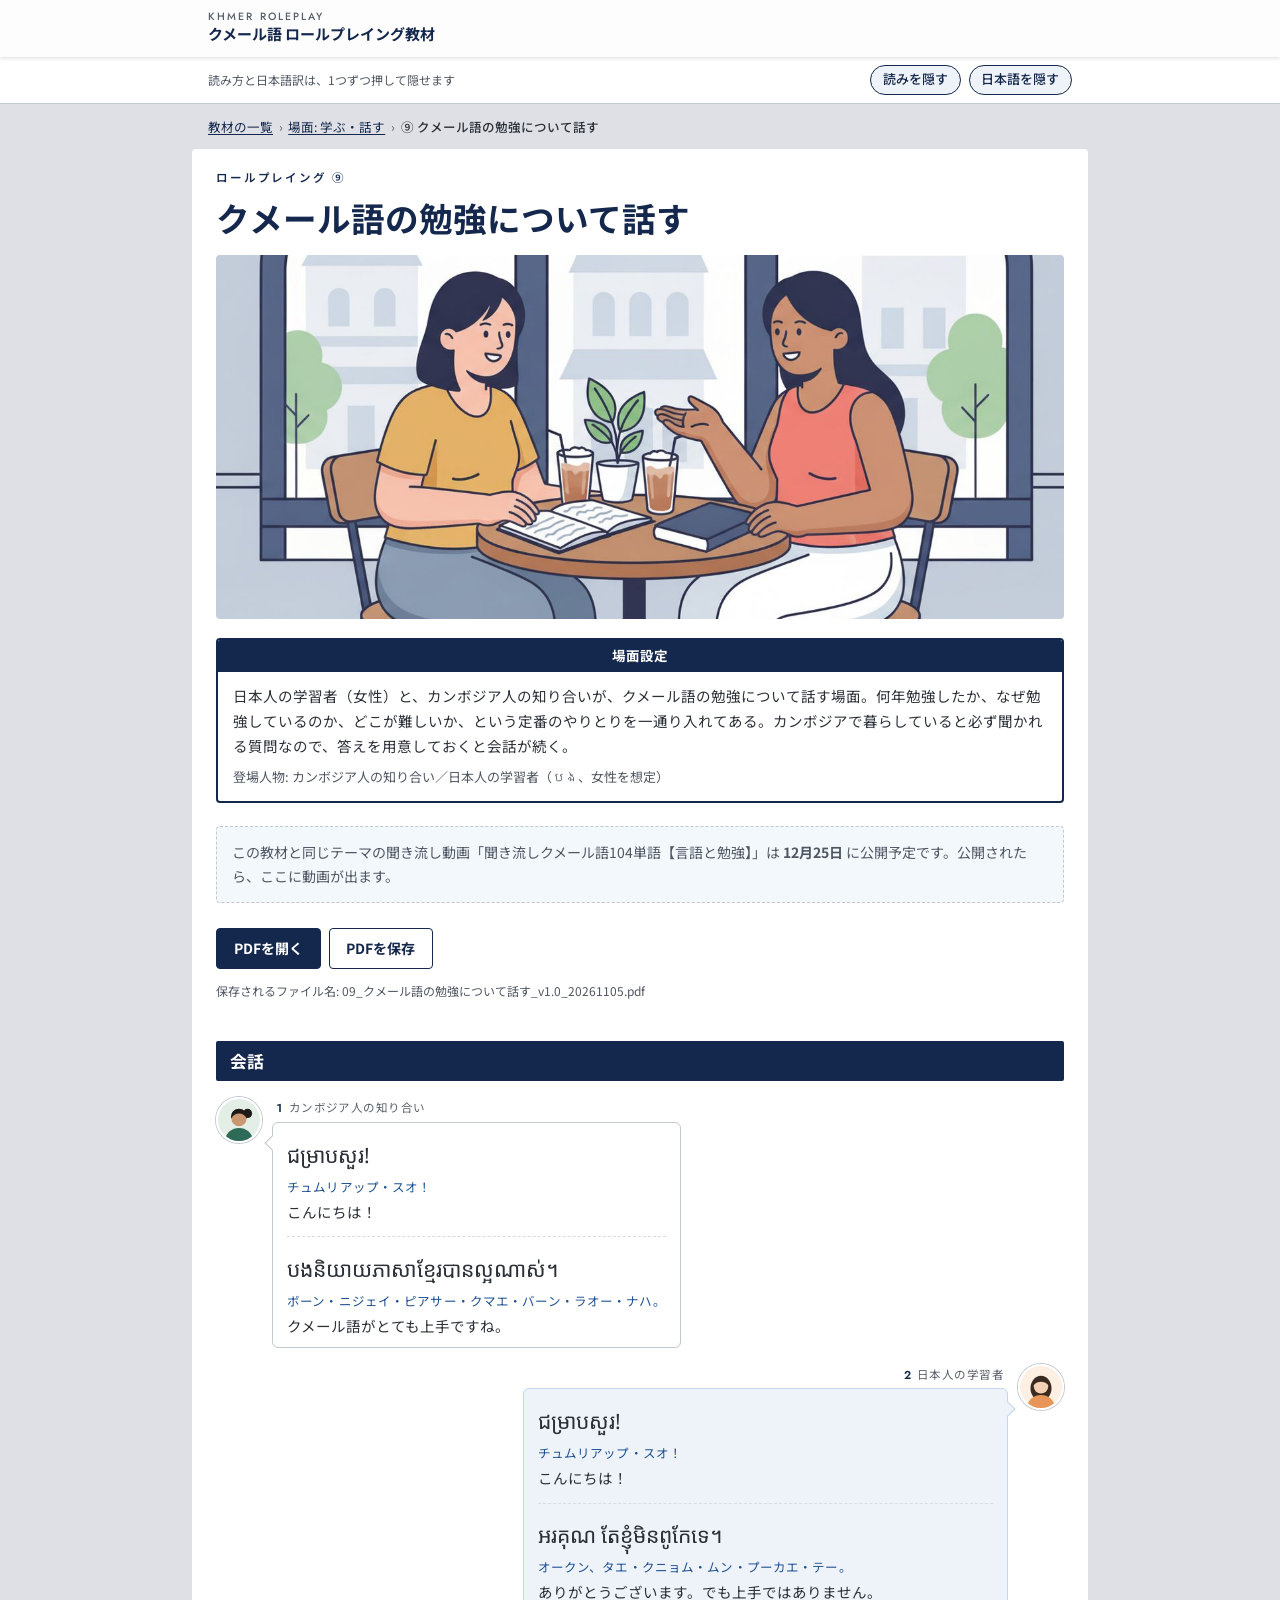
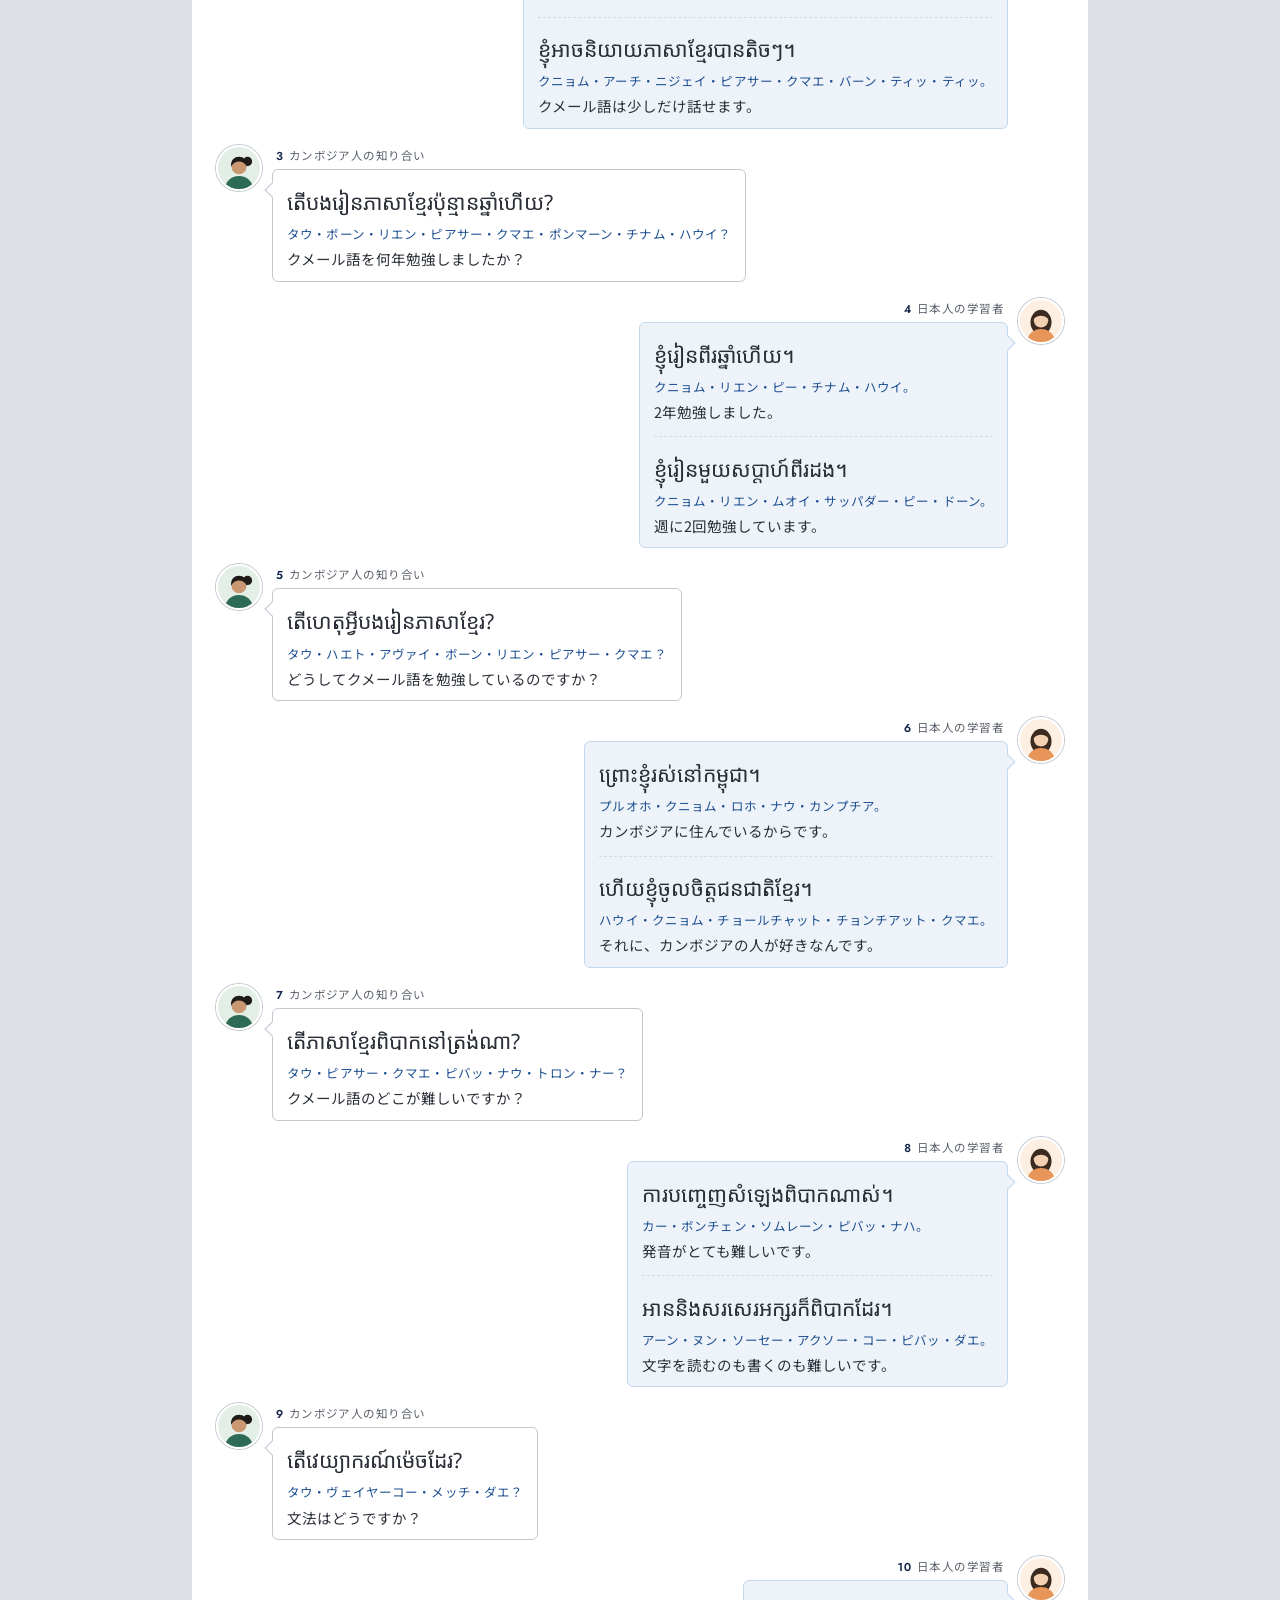
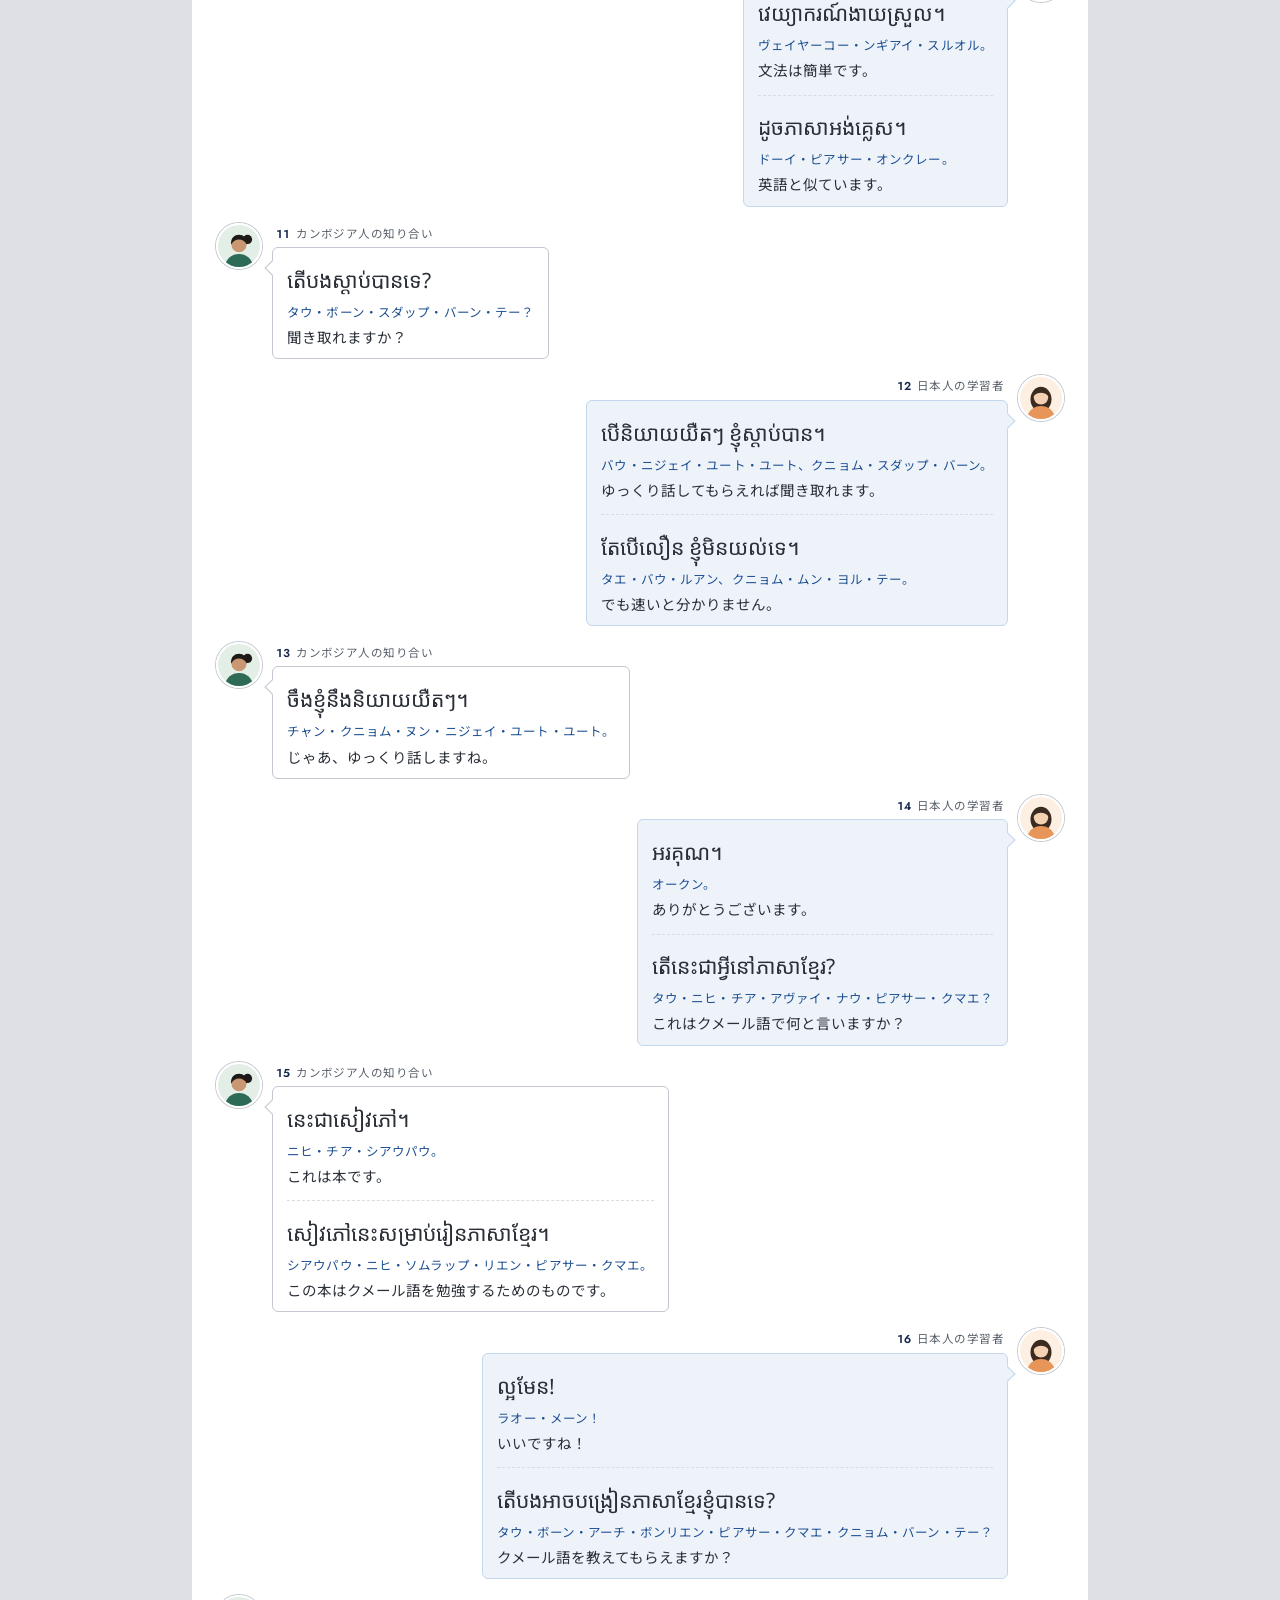
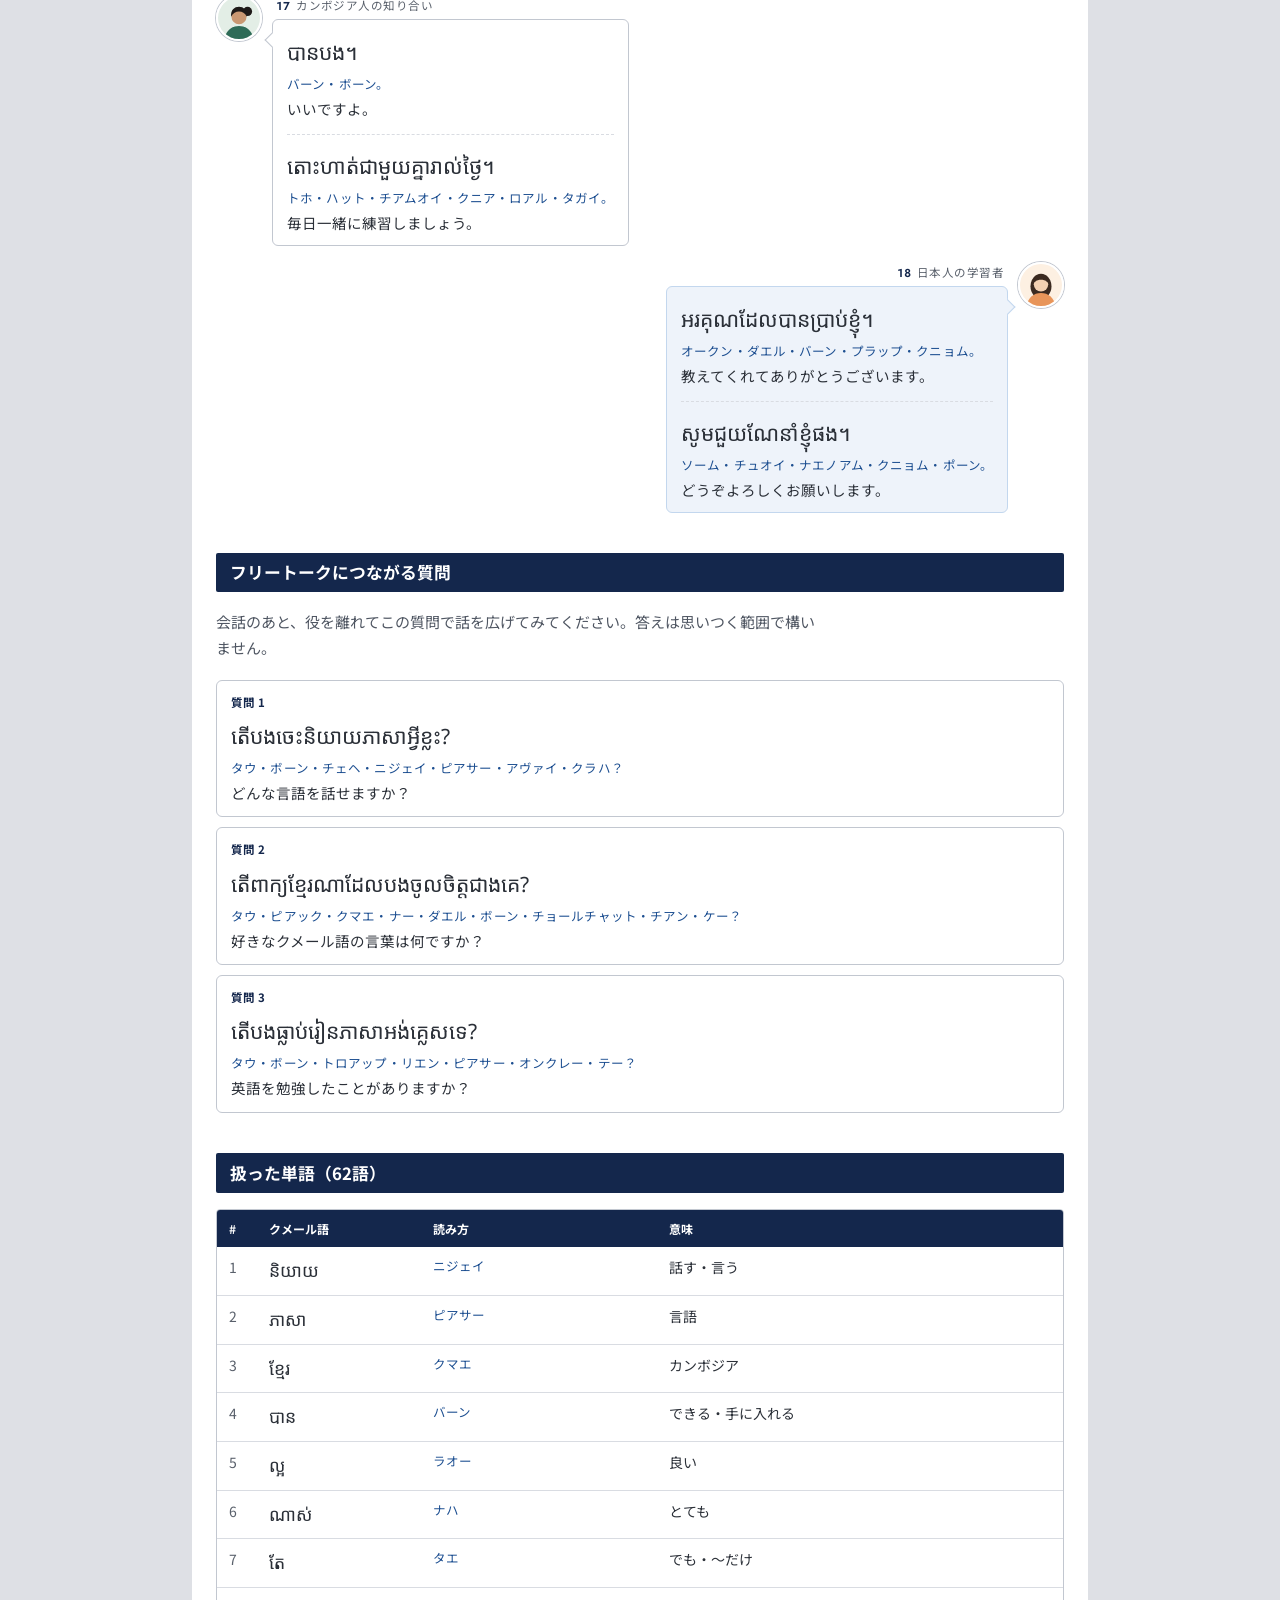
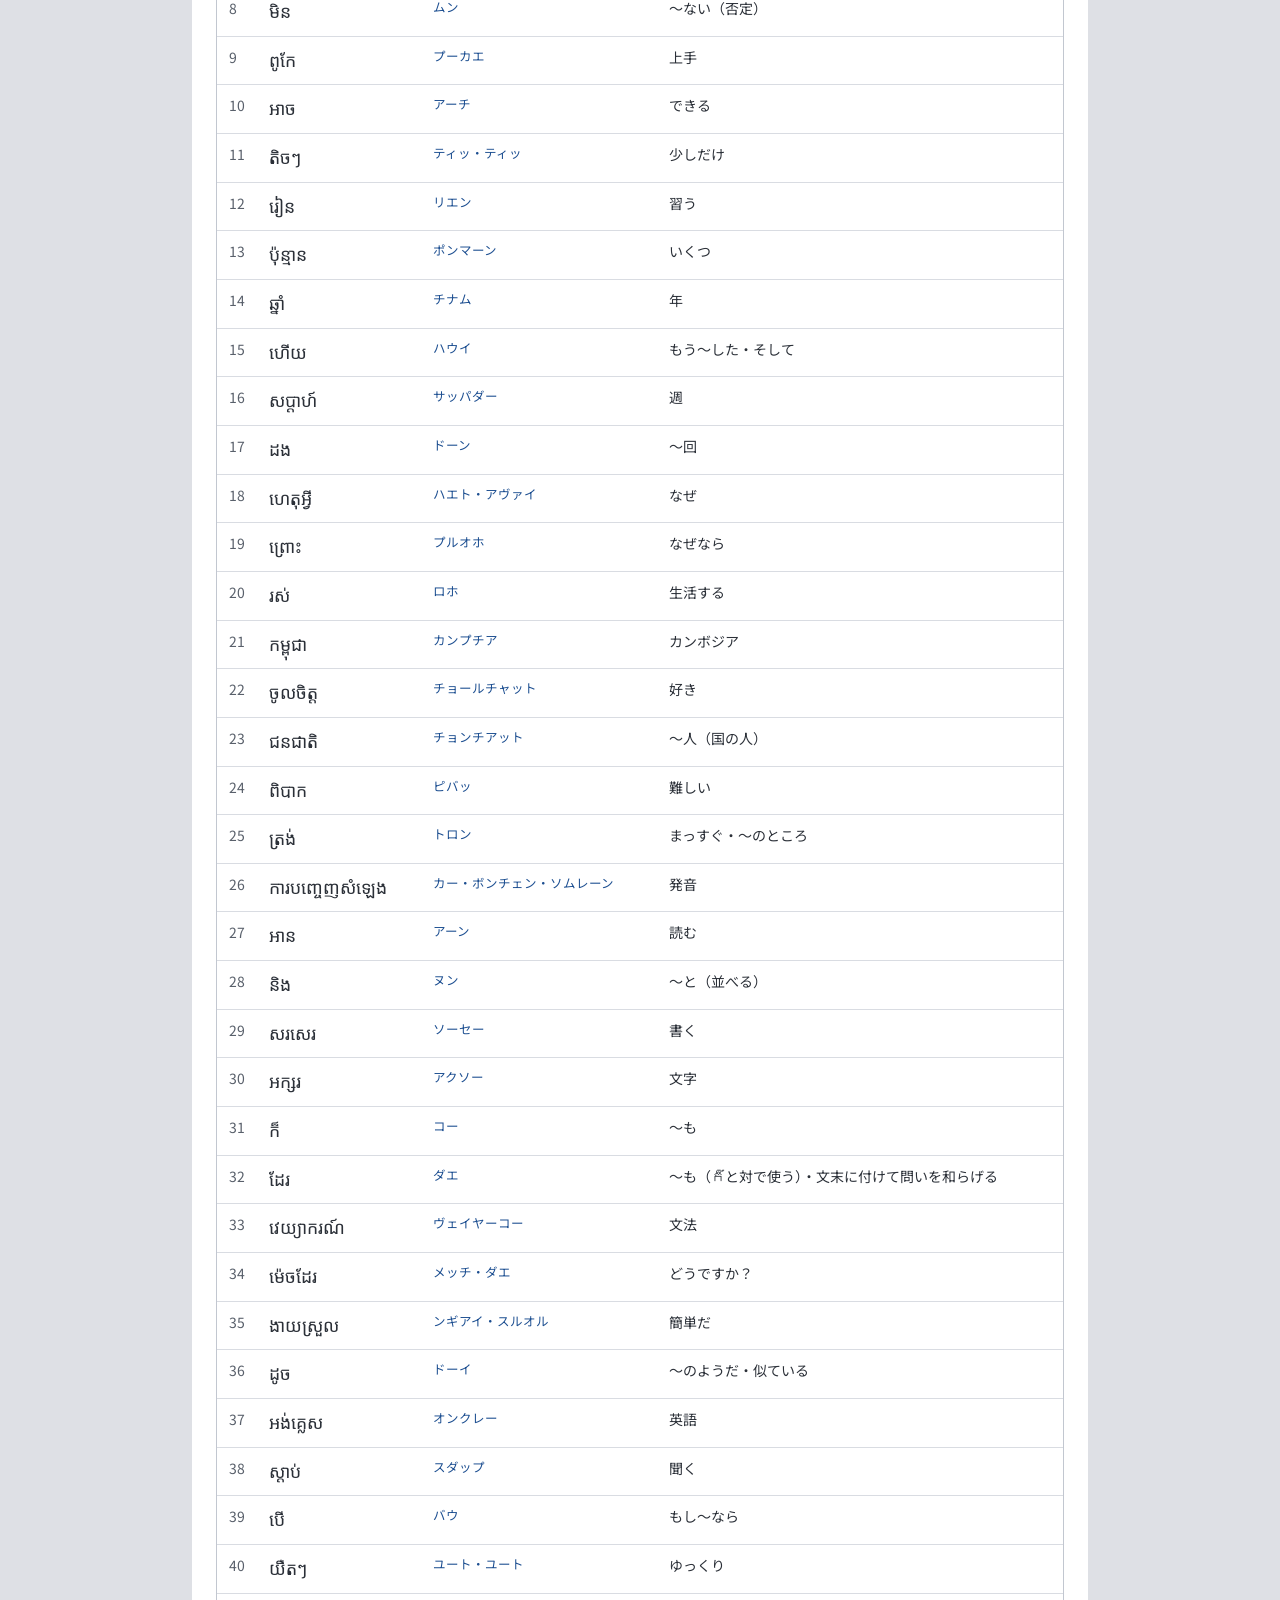
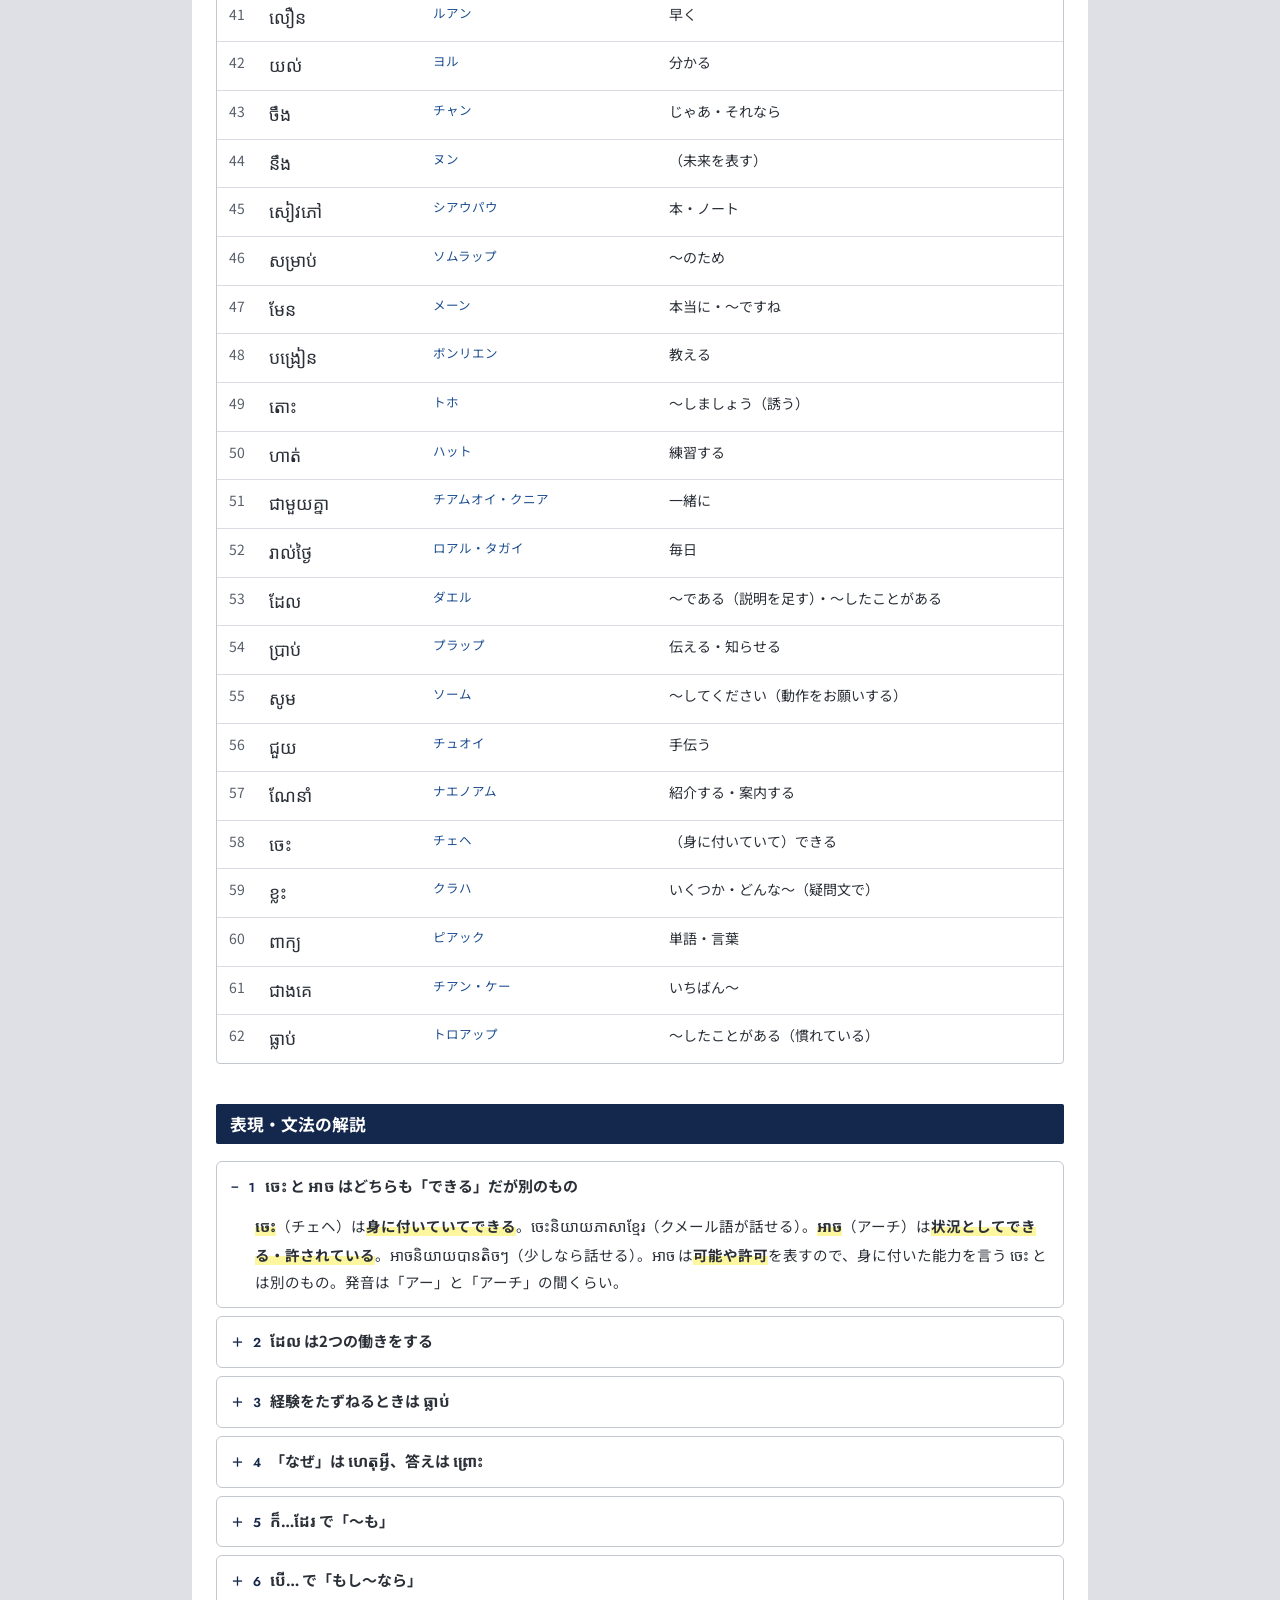
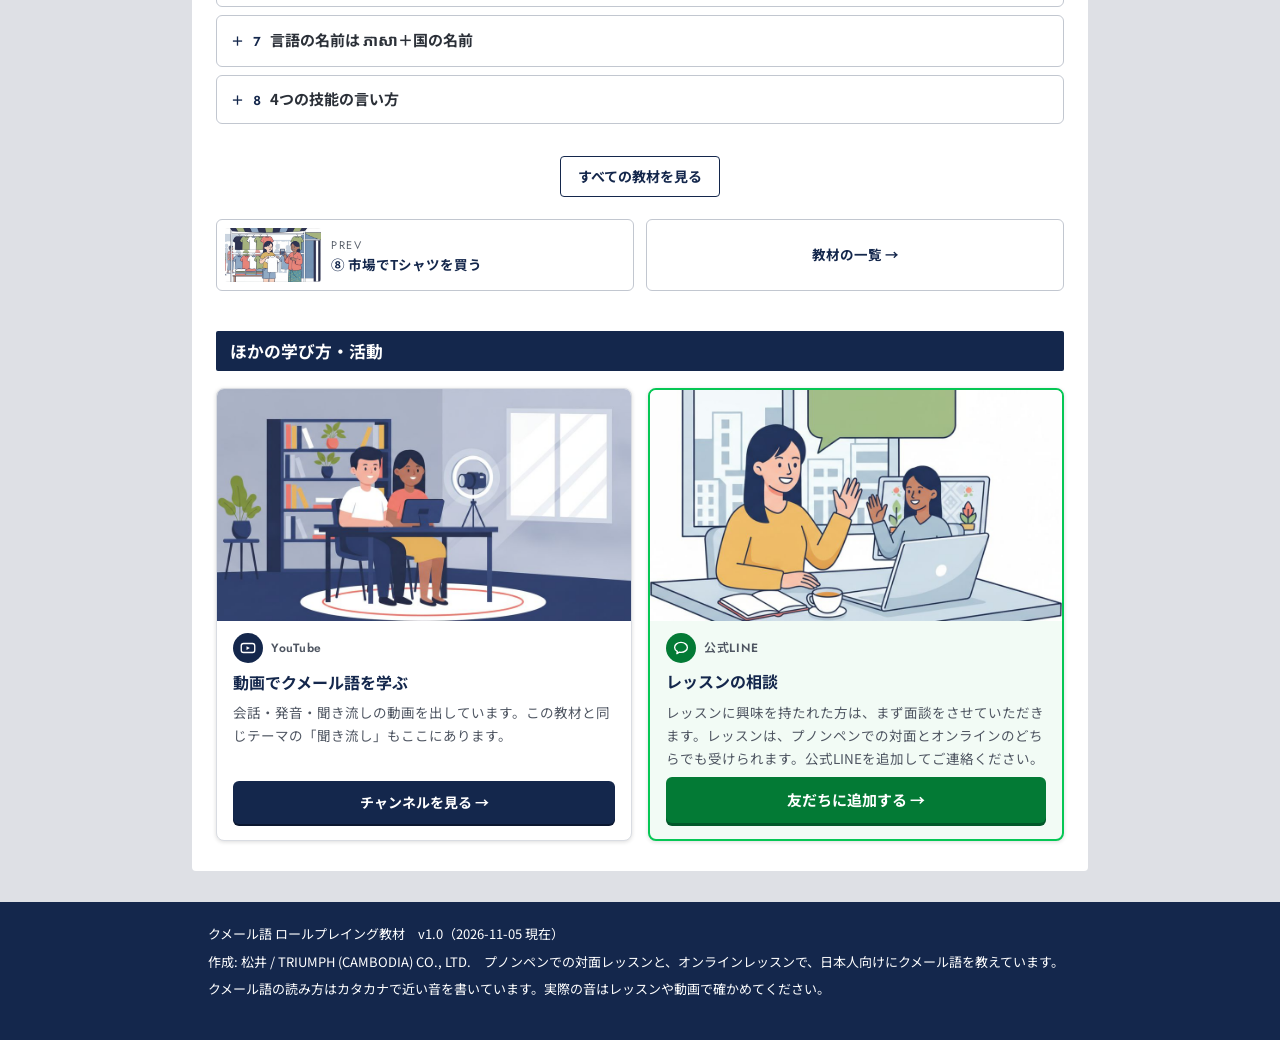
<file: 09/index.html>
<!doctype html>
<html lang="ja">
<head>
<meta charset="utf-8">
<meta name="viewport" content="width=device-width, initial-scale=1, viewport-fit=cover">
<title>クメール語の勉強について話す｜クメール語 ロールプレイング教材</title>
<meta name="description" content="クメール語の勉強について話す。クメール語の会話・読み方・日本語訳・単語62語・文法解説。PDFつき。">
<meta name="theme-color" content="#FDFDFD">
<meta name="color-scheme" content="only light">
<link rel="canonical" href="https://matsui-khmer.github.io/khmer-roleplay/09/">
<meta property="og:title" content="クメール語の勉強について話す｜クメール語 ロールプレイング教材">
<meta property="og:description" content="クメール語の勉強について話す。クメール語の会話・読み方・日本語訳・単語62語・文法解説。PDFつき。">
<meta property="og:type" content="website">
<meta property="og:site_name" content="クメール語 ロールプレイング教材">
<link rel="manifest" href="../manifest.webmanifest">
<link rel="icon" href="../icons/icon-192.png" sizes="192x192" type="image/png">
<link rel="apple-touch-icon" href="../icons/icon-192.png">
<link rel="preconnect" href="https://fonts.googleapis.com">
<link rel="preconnect" href="https://fonts.gstatic.com" crossorigin>
<link rel="stylesheet" href="https://fonts.googleapis.com/css2?family=Noto+Sans+JP:wght@400;500;700&amp;family=Noto+Sans+Khmer:wght@400;600&amp;family=Jost:wght@500;600&amp;display=swap">
<link rel="stylesheet" href="../assets/style.css?v=d20261110b">
</head>
<body>
<a class="skip" href="#main">本文へ</a>
<header class="head"><div class="wrap"><a class="logo" href="../"><small>Khmer roleplay</small>クメール語 ロールプレイング教材</a></div></header>
<div class="bar"><div class="wrap">
<span class="lbl">読み方と日本語訳は、1つずつ押して隠せます</span>
<button type="button" class="sw" data-all="yomi" aria-pressed="true">読みを隠す</button>
<button type="button" class="sw" data-all="ja" aria-pressed="true">日本語を隠す</button>
</div></div>
<nav class="crumb wrap" aria-label="いまいる場所"><ol><li><a href="../">教材の一覧</a></li><li><a href="../?ba=%E5%AD%A6%E3%81%B6%E3%83%BB%E8%A9%B1%E3%81%99">場面: 学ぶ・話す</a></li><li><span aria-current="page">⑨ クメール語の勉強について話す</span></li></ol></nav>
<script type="application/ld+json">{"@context": "https://schema.org", "@type": "BreadcrumbList", "itemListElement": [{"@type": "ListItem", "position": 1, "name": "教材の一覧", "item": "https://matsui-khmer.github.io/khmer-roleplay/"}, {"@type": "ListItem", "position": 2, "name": "場面: 学ぶ・話す", "item": "https://matsui-khmer.github.io/khmer-roleplay/?ba=%E5%AD%A6%E3%81%B6%E3%83%BB%E8%A9%B1%E3%81%99"}, {"@type": "ListItem", "position": 3, "name": "⑨ クメール語の勉強について話す"}]}</script>
<main id="main" class="wrap">
<p class="eyebrow">ロールプレイング ⑨</p>
<h1 class="display">クメール語の勉強について話す</h1>
<p class="hero"><img src="../thumbs/09-l.jpg" alt="" width="1280" height="720" decoding="async"></p>
<div class="setting">
<p class="cap">場面設定</p>
<div class="in">
<p>日本人の学習者（女性）と、カンボジア人の知り合いが、クメール語の勉強について話す場面。何年勉強したか、なぜ勉強しているのか、どこが難しいか、という定番のやりとりを一通り入れてある。カンボジアで暮らしていると必ず聞かれる質問なので、答えを用意しておくと会話が続く。</p>
<p class="cast">登場人物: カンボジア人の知り合い／日本人の学習者（បង、女性を想定）</p>
</div>
</div>
<p class="vid later">この教材と同じテーマの聞き流し動画「聞き流しクメール語104単語【言語と勉強】」は <b>12月25日</b> に公開予定です。公開されたら、ここに動画が出ます。</p>
<div class="files">
<a class="btn solid" href="../pdf/09_クメール語の勉強について話す_v1.0_20261105.pdf" target="_blank" rel="noopener">PDFを開く</a>
<a class="btn" href="../pdf/09_クメール語の勉強について話す_v1.0_20261105.pdf" download="09_クメール語の勉強について話す_v1.0_20261105.pdf">PDFを保存</a>
</div>
<p class="fname">保存されるファイル名: 09_クメール語の勉強について話す_v1.0_20261105.pdf</p>

<h2 class="display">会話</h2>
<ul class="talk">
<li class="turn"><span class="av" aria-hidden="true"><svg viewBox="0 0 64 64" aria-hidden="true"><rect width="64" height="64" fill="#E3EEE6"/><circle cx="45" cy="22" r="7" fill="#1E1A18"/><path d="M10 64c2-13 11-20 22-20s20 7 22 20z" fill="#2E6B57"/><circle cx="32" cy="30" r="11.5" fill="#C99872"/><path d="M20 30c-1-10 5-15 12-15s13 5 12 15c-3-6-7-8-12-8s-9 2-12 8z" fill="#1E1A18"/></svg></span><div class="tb"><p class="who"><span class="no" aria-hidden="true">1</span>カンボジア人の知り合い</p><div class="bub"><div class="ln"><p class="km" lang="km">ជម្រាបសួរ!</p><button type="button" class="peel yomi" aria-pressed="true"><span class="txt">チュムリアップ・スオ！</span><span class="veil">読みを出す</span></button><button type="button" class="peel ja" aria-pressed="true"><span class="txt">こんにちは！</span><span class="veil">日本語を出す</span></button></div><div class="ln"><p class="km" lang="km">បងនិយាយភាសាខ្មែរបានល្អណាស់។</p><button type="button" class="peel yomi" aria-pressed="true"><span class="txt">ボーン・ニジェイ・ピアサー・クマエ・バーン・ラオー・ナハ。</span><span class="veil">読みを出す</span></button><button type="button" class="peel ja" aria-pressed="true"><span class="txt">クメール語がとても上手ですね。</span><span class="veil">日本語を出す</span></button></div></div></div></li>
<li class="turn me"><span class="av" aria-hidden="true"><svg viewBox="0 0 64 64" aria-hidden="true"><rect width="64" height="64" fill="#FDF0E2"/><ellipse cx="32" cy="34" rx="16" ry="19" fill="#3B2A20"/><path d="M10 64c2-13 11-20 22-20s20 7 22 20z" fill="#E8955A"/><circle cx="32" cy="31" r="11" fill="#F3D1B2"/><path d="M20 30c0-9 5-14 12-14s12 5 12 14c-4-5-8-6-12-6s-8 1-12 6z" fill="#3B2A20"/></svg></span><div class="tb"><p class="who"><span class="no" aria-hidden="true">2</span>日本人の学習者</p><div class="bub"><div class="ln"><p class="km" lang="km">ជម្រាបសួរ!</p><button type="button" class="peel yomi" aria-pressed="true"><span class="txt">チュムリアップ・スオ！</span><span class="veil">読みを出す</span></button><button type="button" class="peel ja" aria-pressed="true"><span class="txt">こんにちは！</span><span class="veil">日本語を出す</span></button></div><div class="ln"><p class="km" lang="km">អរគុណ តែខ្ញុំមិនពូកែទេ។</p><button type="button" class="peel yomi" aria-pressed="true"><span class="txt">オークン、タエ・クニョム・ムン・プーカエ・テー。</span><span class="veil">読みを出す</span></button><button type="button" class="peel ja" aria-pressed="true"><span class="txt">ありがとうございます。でも上手ではありません。</span><span class="veil">日本語を出す</span></button></div><div class="ln"><p class="km" lang="km">ខ្ញុំអាចនិយាយភាសាខ្មែរបានតិចៗ។</p><button type="button" class="peel yomi" aria-pressed="true"><span class="txt">クニョム・アーチ・ニジェイ・ピアサー・クマエ・バーン・ティッ・ティッ。</span><span class="veil">読みを出す</span></button><button type="button" class="peel ja" aria-pressed="true"><span class="txt">クメール語は少しだけ話せます。</span><span class="veil">日本語を出す</span></button></div></div></div></li>
<li class="turn"><span class="av" aria-hidden="true"><svg viewBox="0 0 64 64" aria-hidden="true"><rect width="64" height="64" fill="#E3EEE6"/><circle cx="45" cy="22" r="7" fill="#1E1A18"/><path d="M10 64c2-13 11-20 22-20s20 7 22 20z" fill="#2E6B57"/><circle cx="32" cy="30" r="11.5" fill="#C99872"/><path d="M20 30c-1-10 5-15 12-15s13 5 12 15c-3-6-7-8-12-8s-9 2-12 8z" fill="#1E1A18"/></svg></span><div class="tb"><p class="who"><span class="no" aria-hidden="true">3</span>カンボジア人の知り合い</p><div class="bub"><div class="ln"><p class="km" lang="km">តើបងរៀនភាសាខ្មែរប៉ុន្មានឆ្នាំហើយ?</p><button type="button" class="peel yomi" aria-pressed="true"><span class="txt">タウ・ボーン・リエン・ピアサー・クマエ・ポンマーン・チナム・ハウイ？</span><span class="veil">読みを出す</span></button><button type="button" class="peel ja" aria-pressed="true"><span class="txt">クメール語を何年勉強しましたか？</span><span class="veil">日本語を出す</span></button></div></div></div></li>
<li class="turn me"><span class="av" aria-hidden="true"><svg viewBox="0 0 64 64" aria-hidden="true"><rect width="64" height="64" fill="#FDF0E2"/><ellipse cx="32" cy="34" rx="16" ry="19" fill="#3B2A20"/><path d="M10 64c2-13 11-20 22-20s20 7 22 20z" fill="#E8955A"/><circle cx="32" cy="31" r="11" fill="#F3D1B2"/><path d="M20 30c0-9 5-14 12-14s12 5 12 14c-4-5-8-6-12-6s-8 1-12 6z" fill="#3B2A20"/></svg></span><div class="tb"><p class="who"><span class="no" aria-hidden="true">4</span>日本人の学習者</p><div class="bub"><div class="ln"><p class="km" lang="km">ខ្ញុំរៀនពីរឆ្នាំហើយ។</p><button type="button" class="peel yomi" aria-pressed="true"><span class="txt">クニョム・リエン・ピー・チナム・ハウイ。</span><span class="veil">読みを出す</span></button><button type="button" class="peel ja" aria-pressed="true"><span class="txt">2年勉強しました。</span><span class="veil">日本語を出す</span></button></div><div class="ln"><p class="km" lang="km">ខ្ញុំរៀនមួយសប្ដាហ៍ពីរដង។</p><button type="button" class="peel yomi" aria-pressed="true"><span class="txt">クニョム・リエン・ムオイ・サッパダー・ピー・ドーン。</span><span class="veil">読みを出す</span></button><button type="button" class="peel ja" aria-pressed="true"><span class="txt">週に2回勉強しています。</span><span class="veil">日本語を出す</span></button></div></div></div></li>
<li class="turn"><span class="av" aria-hidden="true"><svg viewBox="0 0 64 64" aria-hidden="true"><rect width="64" height="64" fill="#E3EEE6"/><circle cx="45" cy="22" r="7" fill="#1E1A18"/><path d="M10 64c2-13 11-20 22-20s20 7 22 20z" fill="#2E6B57"/><circle cx="32" cy="30" r="11.5" fill="#C99872"/><path d="M20 30c-1-10 5-15 12-15s13 5 12 15c-3-6-7-8-12-8s-9 2-12 8z" fill="#1E1A18"/></svg></span><div class="tb"><p class="who"><span class="no" aria-hidden="true">5</span>カンボジア人の知り合い</p><div class="bub"><div class="ln"><p class="km" lang="km">តើហេតុអ្វីបងរៀនភាសាខ្មែរ?</p><button type="button" class="peel yomi" aria-pressed="true"><span class="txt">タウ・ハエト・アヴァイ・ボーン・リエン・ピアサー・クマエ？</span><span class="veil">読みを出す</span></button><button type="button" class="peel ja" aria-pressed="true"><span class="txt">どうしてクメール語を勉強しているのですか？</span><span class="veil">日本語を出す</span></button></div></div></div></li>
<li class="turn me"><span class="av" aria-hidden="true"><svg viewBox="0 0 64 64" aria-hidden="true"><rect width="64" height="64" fill="#FDF0E2"/><ellipse cx="32" cy="34" rx="16" ry="19" fill="#3B2A20"/><path d="M10 64c2-13 11-20 22-20s20 7 22 20z" fill="#E8955A"/><circle cx="32" cy="31" r="11" fill="#F3D1B2"/><path d="M20 30c0-9 5-14 12-14s12 5 12 14c-4-5-8-6-12-6s-8 1-12 6z" fill="#3B2A20"/></svg></span><div class="tb"><p class="who"><span class="no" aria-hidden="true">6</span>日本人の学習者</p><div class="bub"><div class="ln"><p class="km" lang="km">ព្រោះខ្ញុំរស់នៅកម្ពុជា។</p><button type="button" class="peel yomi" aria-pressed="true"><span class="txt">プルオホ・クニョム・ロホ・ナウ・カンプチア。</span><span class="veil">読みを出す</span></button><button type="button" class="peel ja" aria-pressed="true"><span class="txt">カンボジアに住んでいるからです。</span><span class="veil">日本語を出す</span></button></div><div class="ln"><p class="km" lang="km">ហើយខ្ញុំចូលចិត្តជនជាតិខ្មែរ។</p><button type="button" class="peel yomi" aria-pressed="true"><span class="txt">ハウイ・クニョム・チョールチャット・チョンチアット・クマエ。</span><span class="veil">読みを出す</span></button><button type="button" class="peel ja" aria-pressed="true"><span class="txt">それに、カンボジアの人が好きなんです。</span><span class="veil">日本語を出す</span></button></div></div></div></li>
<li class="turn"><span class="av" aria-hidden="true"><svg viewBox="0 0 64 64" aria-hidden="true"><rect width="64" height="64" fill="#E3EEE6"/><circle cx="45" cy="22" r="7" fill="#1E1A18"/><path d="M10 64c2-13 11-20 22-20s20 7 22 20z" fill="#2E6B57"/><circle cx="32" cy="30" r="11.5" fill="#C99872"/><path d="M20 30c-1-10 5-15 12-15s13 5 12 15c-3-6-7-8-12-8s-9 2-12 8z" fill="#1E1A18"/></svg></span><div class="tb"><p class="who"><span class="no" aria-hidden="true">7</span>カンボジア人の知り合い</p><div class="bub"><div class="ln"><p class="km" lang="km">តើភាសាខ្មែរពិបាកនៅត្រង់ណា?</p><button type="button" class="peel yomi" aria-pressed="true"><span class="txt">タウ・ピアサー・クマエ・ピバッ・ナウ・トロン・ナー？</span><span class="veil">読みを出す</span></button><button type="button" class="peel ja" aria-pressed="true"><span class="txt">クメール語のどこが難しいですか？</span><span class="veil">日本語を出す</span></button></div></div></div></li>
<li class="turn me"><span class="av" aria-hidden="true"><svg viewBox="0 0 64 64" aria-hidden="true"><rect width="64" height="64" fill="#FDF0E2"/><ellipse cx="32" cy="34" rx="16" ry="19" fill="#3B2A20"/><path d="M10 64c2-13 11-20 22-20s20 7 22 20z" fill="#E8955A"/><circle cx="32" cy="31" r="11" fill="#F3D1B2"/><path d="M20 30c0-9 5-14 12-14s12 5 12 14c-4-5-8-6-12-6s-8 1-12 6z" fill="#3B2A20"/></svg></span><div class="tb"><p class="who"><span class="no" aria-hidden="true">8</span>日本人の学習者</p><div class="bub"><div class="ln"><p class="km" lang="km">ការបញ្ចេញសំឡេងពិបាកណាស់។</p><button type="button" class="peel yomi" aria-pressed="true"><span class="txt">カー・ボンチェン・ソムレーン・ピバッ・ナハ。</span><span class="veil">読みを出す</span></button><button type="button" class="peel ja" aria-pressed="true"><span class="txt">発音がとても難しいです。</span><span class="veil">日本語を出す</span></button></div><div class="ln"><p class="km" lang="km">អាននិងសរសេរអក្សរក៏ពិបាកដែរ។</p><button type="button" class="peel yomi" aria-pressed="true"><span class="txt">アーン・ヌン・ソーセー・アクソー・コー・ピバッ・ダエ。</span><span class="veil">読みを出す</span></button><button type="button" class="peel ja" aria-pressed="true"><span class="txt">文字を読むのも書くのも難しいです。</span><span class="veil">日本語を出す</span></button></div></div></div></li>
<li class="turn"><span class="av" aria-hidden="true"><svg viewBox="0 0 64 64" aria-hidden="true"><rect width="64" height="64" fill="#E3EEE6"/><circle cx="45" cy="22" r="7" fill="#1E1A18"/><path d="M10 64c2-13 11-20 22-20s20 7 22 20z" fill="#2E6B57"/><circle cx="32" cy="30" r="11.5" fill="#C99872"/><path d="M20 30c-1-10 5-15 12-15s13 5 12 15c-3-6-7-8-12-8s-9 2-12 8z" fill="#1E1A18"/></svg></span><div class="tb"><p class="who"><span class="no" aria-hidden="true">9</span>カンボジア人の知り合い</p><div class="bub"><div class="ln"><p class="km" lang="km">តើវេយ្យាករណ៍ម៉េចដែរ?</p><button type="button" class="peel yomi" aria-pressed="true"><span class="txt">タウ・ヴェイヤーコー・メッチ・ダエ？</span><span class="veil">読みを出す</span></button><button type="button" class="peel ja" aria-pressed="true"><span class="txt">文法はどうですか？</span><span class="veil">日本語を出す</span></button></div></div></div></li>
<li class="turn me"><span class="av" aria-hidden="true"><svg viewBox="0 0 64 64" aria-hidden="true"><rect width="64" height="64" fill="#FDF0E2"/><ellipse cx="32" cy="34" rx="16" ry="19" fill="#3B2A20"/><path d="M10 64c2-13 11-20 22-20s20 7 22 20z" fill="#E8955A"/><circle cx="32" cy="31" r="11" fill="#F3D1B2"/><path d="M20 30c0-9 5-14 12-14s12 5 12 14c-4-5-8-6-12-6s-8 1-12 6z" fill="#3B2A20"/></svg></span><div class="tb"><p class="who"><span class="no" aria-hidden="true">10</span>日本人の学習者</p><div class="bub"><div class="ln"><p class="km" lang="km">វេយ្យាករណ៍ងាយស្រួល។</p><button type="button" class="peel yomi" aria-pressed="true"><span class="txt">ヴェイヤーコー・ンギアイ・スルオル。</span><span class="veil">読みを出す</span></button><button type="button" class="peel ja" aria-pressed="true"><span class="txt">文法は簡単です。</span><span class="veil">日本語を出す</span></button></div><div class="ln"><p class="km" lang="km">ដូចភាសាអង់គ្លេស។</p><button type="button" class="peel yomi" aria-pressed="true"><span class="txt">ドーイ・ピアサー・オンクレー。</span><span class="veil">読みを出す</span></button><button type="button" class="peel ja" aria-pressed="true"><span class="txt">英語と似ています。</span><span class="veil">日本語を出す</span></button></div></div></div></li>
<li class="turn"><span class="av" aria-hidden="true"><svg viewBox="0 0 64 64" aria-hidden="true"><rect width="64" height="64" fill="#E3EEE6"/><circle cx="45" cy="22" r="7" fill="#1E1A18"/><path d="M10 64c2-13 11-20 22-20s20 7 22 20z" fill="#2E6B57"/><circle cx="32" cy="30" r="11.5" fill="#C99872"/><path d="M20 30c-1-10 5-15 12-15s13 5 12 15c-3-6-7-8-12-8s-9 2-12 8z" fill="#1E1A18"/></svg></span><div class="tb"><p class="who"><span class="no" aria-hidden="true">11</span>カンボジア人の知り合い</p><div class="bub"><div class="ln"><p class="km" lang="km">តើបងស្ដាប់បានទេ?</p><button type="button" class="peel yomi" aria-pressed="true"><span class="txt">タウ・ボーン・スダップ・バーン・テー？</span><span class="veil">読みを出す</span></button><button type="button" class="peel ja" aria-pressed="true"><span class="txt">聞き取れますか？</span><span class="veil">日本語を出す</span></button></div></div></div></li>
<li class="turn me"><span class="av" aria-hidden="true"><svg viewBox="0 0 64 64" aria-hidden="true"><rect width="64" height="64" fill="#FDF0E2"/><ellipse cx="32" cy="34" rx="16" ry="19" fill="#3B2A20"/><path d="M10 64c2-13 11-20 22-20s20 7 22 20z" fill="#E8955A"/><circle cx="32" cy="31" r="11" fill="#F3D1B2"/><path d="M20 30c0-9 5-14 12-14s12 5 12 14c-4-5-8-6-12-6s-8 1-12 6z" fill="#3B2A20"/></svg></span><div class="tb"><p class="who"><span class="no" aria-hidden="true">12</span>日本人の学習者</p><div class="bub"><div class="ln"><p class="km" lang="km">បើនិយាយយឺតៗ ខ្ញុំស្ដាប់បាន។</p><button type="button" class="peel yomi" aria-pressed="true"><span class="txt">バウ・ニジェイ・ユート・ユート、クニョム・スダップ・バーン。</span><span class="veil">読みを出す</span></button><button type="button" class="peel ja" aria-pressed="true"><span class="txt">ゆっくり話してもらえれば聞き取れます。</span><span class="veil">日本語を出す</span></button></div><div class="ln"><p class="km" lang="km">តែបើលឿន ខ្ញុំមិនយល់ទេ។</p><button type="button" class="peel yomi" aria-pressed="true"><span class="txt">タエ・バウ・ルアン、クニョム・ムン・ヨル・テー。</span><span class="veil">読みを出す</span></button><button type="button" class="peel ja" aria-pressed="true"><span class="txt">でも速いと分かりません。</span><span class="veil">日本語を出す</span></button></div></div></div></li>
<li class="turn"><span class="av" aria-hidden="true"><svg viewBox="0 0 64 64" aria-hidden="true"><rect width="64" height="64" fill="#E3EEE6"/><circle cx="45" cy="22" r="7" fill="#1E1A18"/><path d="M10 64c2-13 11-20 22-20s20 7 22 20z" fill="#2E6B57"/><circle cx="32" cy="30" r="11.5" fill="#C99872"/><path d="M20 30c-1-10 5-15 12-15s13 5 12 15c-3-6-7-8-12-8s-9 2-12 8z" fill="#1E1A18"/></svg></span><div class="tb"><p class="who"><span class="no" aria-hidden="true">13</span>カンボジア人の知り合い</p><div class="bub"><div class="ln"><p class="km" lang="km">ចឹងខ្ញុំនឹងនិយាយយឺតៗ។</p><button type="button" class="peel yomi" aria-pressed="true"><span class="txt">チャン・クニョム・ヌン・ニジェイ・ユート・ユート。</span><span class="veil">読みを出す</span></button><button type="button" class="peel ja" aria-pressed="true"><span class="txt">じゃあ、ゆっくり話しますね。</span><span class="veil">日本語を出す</span></button></div></div></div></li>
<li class="turn me"><span class="av" aria-hidden="true"><svg viewBox="0 0 64 64" aria-hidden="true"><rect width="64" height="64" fill="#FDF0E2"/><ellipse cx="32" cy="34" rx="16" ry="19" fill="#3B2A20"/><path d="M10 64c2-13 11-20 22-20s20 7 22 20z" fill="#E8955A"/><circle cx="32" cy="31" r="11" fill="#F3D1B2"/><path d="M20 30c0-9 5-14 12-14s12 5 12 14c-4-5-8-6-12-6s-8 1-12 6z" fill="#3B2A20"/></svg></span><div class="tb"><p class="who"><span class="no" aria-hidden="true">14</span>日本人の学習者</p><div class="bub"><div class="ln"><p class="km" lang="km">អរគុណ។</p><button type="button" class="peel yomi" aria-pressed="true"><span class="txt">オークン。</span><span class="veil">読みを出す</span></button><button type="button" class="peel ja" aria-pressed="true"><span class="txt">ありがとうございます。</span><span class="veil">日本語を出す</span></button></div><div class="ln"><p class="km" lang="km">តើនេះជាអ្វីនៅភាសាខ្មែរ?</p><button type="button" class="peel yomi" aria-pressed="true"><span class="txt">タウ・ニヒ・チア・アヴァイ・ナウ・ピアサー・クマエ？</span><span class="veil">読みを出す</span></button><button type="button" class="peel ja" aria-pressed="true"><span class="txt">これはクメール語で何と言いますか？</span><span class="veil">日本語を出す</span></button></div></div></div></li>
<li class="turn"><span class="av" aria-hidden="true"><svg viewBox="0 0 64 64" aria-hidden="true"><rect width="64" height="64" fill="#E3EEE6"/><circle cx="45" cy="22" r="7" fill="#1E1A18"/><path d="M10 64c2-13 11-20 22-20s20 7 22 20z" fill="#2E6B57"/><circle cx="32" cy="30" r="11.5" fill="#C99872"/><path d="M20 30c-1-10 5-15 12-15s13 5 12 15c-3-6-7-8-12-8s-9 2-12 8z" fill="#1E1A18"/></svg></span><div class="tb"><p class="who"><span class="no" aria-hidden="true">15</span>カンボジア人の知り合い</p><div class="bub"><div class="ln"><p class="km" lang="km">នេះជាសៀវភៅ។</p><button type="button" class="peel yomi" aria-pressed="true"><span class="txt">ニヒ・チア・シアウパウ。</span><span class="veil">読みを出す</span></button><button type="button" class="peel ja" aria-pressed="true"><span class="txt">これは本です。</span><span class="veil">日本語を出す</span></button></div><div class="ln"><p class="km" lang="km">សៀវភៅនេះសម្រាប់រៀនភាសាខ្មែរ។</p><button type="button" class="peel yomi" aria-pressed="true"><span class="txt">シアウパウ・ニヒ・ソムラップ・リエン・ピアサー・クマエ。</span><span class="veil">読みを出す</span></button><button type="button" class="peel ja" aria-pressed="true"><span class="txt">この本はクメール語を勉強するためのものです。</span><span class="veil">日本語を出す</span></button></div></div></div></li>
<li class="turn me"><span class="av" aria-hidden="true"><svg viewBox="0 0 64 64" aria-hidden="true"><rect width="64" height="64" fill="#FDF0E2"/><ellipse cx="32" cy="34" rx="16" ry="19" fill="#3B2A20"/><path d="M10 64c2-13 11-20 22-20s20 7 22 20z" fill="#E8955A"/><circle cx="32" cy="31" r="11" fill="#F3D1B2"/><path d="M20 30c0-9 5-14 12-14s12 5 12 14c-4-5-8-6-12-6s-8 1-12 6z" fill="#3B2A20"/></svg></span><div class="tb"><p class="who"><span class="no" aria-hidden="true">16</span>日本人の学習者</p><div class="bub"><div class="ln"><p class="km" lang="km">ល្អមែន!</p><button type="button" class="peel yomi" aria-pressed="true"><span class="txt">ラオー・メーン！</span><span class="veil">読みを出す</span></button><button type="button" class="peel ja" aria-pressed="true"><span class="txt">いいですね！</span><span class="veil">日本語を出す</span></button></div><div class="ln"><p class="km" lang="km">តើបងអាចបង្រៀនភាសាខ្មែរខ្ញុំបានទេ?</p><button type="button" class="peel yomi" aria-pressed="true"><span class="txt">タウ・ボーン・アーチ・ボンリエン・ピアサー・クマエ・クニョム・バーン・テー？</span><span class="veil">読みを出す</span></button><button type="button" class="peel ja" aria-pressed="true"><span class="txt">クメール語を教えてもらえますか？</span><span class="veil">日本語を出す</span></button></div></div></div></li>
<li class="turn"><span class="av" aria-hidden="true"><svg viewBox="0 0 64 64" aria-hidden="true"><rect width="64" height="64" fill="#E3EEE6"/><circle cx="45" cy="22" r="7" fill="#1E1A18"/><path d="M10 64c2-13 11-20 22-20s20 7 22 20z" fill="#2E6B57"/><circle cx="32" cy="30" r="11.5" fill="#C99872"/><path d="M20 30c-1-10 5-15 12-15s13 5 12 15c-3-6-7-8-12-8s-9 2-12 8z" fill="#1E1A18"/></svg></span><div class="tb"><p class="who"><span class="no" aria-hidden="true">17</span>カンボジア人の知り合い</p><div class="bub"><div class="ln"><p class="km" lang="km">បានបង។</p><button type="button" class="peel yomi" aria-pressed="true"><span class="txt">バーン・ボーン。</span><span class="veil">読みを出す</span></button><button type="button" class="peel ja" aria-pressed="true"><span class="txt">いいですよ。</span><span class="veil">日本語を出す</span></button></div><div class="ln"><p class="km" lang="km">តោះហាត់ជាមួយគ្នារាល់ថ្ងៃ។</p><button type="button" class="peel yomi" aria-pressed="true"><span class="txt">トホ・ハット・チアムオイ・クニア・ロアル・タガイ。</span><span class="veil">読みを出す</span></button><button type="button" class="peel ja" aria-pressed="true"><span class="txt">毎日一緒に練習しましょう。</span><span class="veil">日本語を出す</span></button></div></div></div></li>
<li class="turn me"><span class="av" aria-hidden="true"><svg viewBox="0 0 64 64" aria-hidden="true"><rect width="64" height="64" fill="#FDF0E2"/><ellipse cx="32" cy="34" rx="16" ry="19" fill="#3B2A20"/><path d="M10 64c2-13 11-20 22-20s20 7 22 20z" fill="#E8955A"/><circle cx="32" cy="31" r="11" fill="#F3D1B2"/><path d="M20 30c0-9 5-14 12-14s12 5 12 14c-4-5-8-6-12-6s-8 1-12 6z" fill="#3B2A20"/></svg></span><div class="tb"><p class="who"><span class="no" aria-hidden="true">18</span>日本人の学習者</p><div class="bub"><div class="ln"><p class="km" lang="km">អរគុណដែលបានប្រាប់ខ្ញុំ។</p><button type="button" class="peel yomi" aria-pressed="true"><span class="txt">オークン・ダエル・バーン・プラップ・クニョム。</span><span class="veil">読みを出す</span></button><button type="button" class="peel ja" aria-pressed="true"><span class="txt">教えてくれてありがとうございます。</span><span class="veil">日本語を出す</span></button></div><div class="ln"><p class="km" lang="km">សូមជួយណែនាំខ្ញុំផង។</p><button type="button" class="peel yomi" aria-pressed="true"><span class="txt">ソーム・チュオイ・ナエノアム・クニョム・ポーン。</span><span class="veil">読みを出す</span></button><button type="button" class="peel ja" aria-pressed="true"><span class="txt">どうぞよろしくお願いします。</span><span class="veil">日本語を出す</span></button></div></div></div></li>
</ul>

<h2 class="display">フリートークにつながる質問</h2>
<p class="lede">会話のあと、役を離れてこの質問で話を広げてみてください。答えは思いつく範囲で構いません。</p>
<ul class="q">
<li><p class="qn">質問 1</p><p class="km" lang="km">តើបងចេះនិយាយភាសាអ្វីខ្លះ?</p><button type="button" class="peel yomi" aria-pressed="true"><span class="txt">タウ・ボーン・チェヘ・ニジェイ・ピアサー・アヴァイ・クラハ？</span><span class="veil">読みを出す</span></button><button type="button" class="peel ja" aria-pressed="true"><span class="txt">どんな言語を話せますか？</span><span class="veil">日本語を出す</span></button></li>
<li><p class="qn">質問 2</p><p class="km" lang="km">តើពាក្យខ្មែរណាដែលបងចូលចិត្តជាងគេ?</p><button type="button" class="peel yomi" aria-pressed="true"><span class="txt">タウ・ピアック・クマエ・ナー・ダエル・ボーン・チョールチャット・チアン・ケー？</span><span class="veil">読みを出す</span></button><button type="button" class="peel ja" aria-pressed="true"><span class="txt">好きなクメール語の言葉は何ですか？</span><span class="veil">日本語を出す</span></button></li>
<li><p class="qn">質問 3</p><p class="km" lang="km">តើបងធ្លាប់រៀនភាសាអង់គ្លេសទេ?</p><button type="button" class="peel yomi" aria-pressed="true"><span class="txt">タウ・ボーン・トロアップ・リエン・ピアサー・オンクレー・テー？</span><span class="veil">読みを出す</span></button><button type="button" class="peel ja" aria-pressed="true"><span class="txt">英語を勉強したことがありますか？</span><span class="veil">日本語を出す</span></button></li>
</ul>

<h2 class="display">扱った単語（62語）</h2>
<div class="tablewrap">
<table class="words">
<thead><tr><th>#</th><th>クメール語</th><th>読み方</th><th>意味</th></tr></thead>
<tbody>
<tr><td class="i">1</td><td class="w" lang="km">និយាយ</td><td class="y">ニジェイ</td><td>話す・言う</td></tr>
<tr><td class="i">2</td><td class="w" lang="km">ភាសា</td><td class="y">ピアサー</td><td>言語</td></tr>
<tr><td class="i">3</td><td class="w" lang="km">ខ្មែរ</td><td class="y">クマエ</td><td>カンボジア</td></tr>
<tr><td class="i">4</td><td class="w" lang="km">បាន</td><td class="y">バーン</td><td>できる・手に入れる</td></tr>
<tr><td class="i">5</td><td class="w" lang="km">ល្អ</td><td class="y">ラオー</td><td>良い</td></tr>
<tr><td class="i">6</td><td class="w" lang="km">ណាស់</td><td class="y">ナハ</td><td>とても</td></tr>
<tr><td class="i">7</td><td class="w" lang="km">តែ</td><td class="y">タエ</td><td>でも・〜だけ</td></tr>
<tr><td class="i">8</td><td class="w" lang="km">មិន</td><td class="y">ムン</td><td>〜ない（否定）</td></tr>
<tr><td class="i">9</td><td class="w" lang="km">ពូកែ</td><td class="y">プーカエ</td><td>上手</td></tr>
<tr><td class="i">10</td><td class="w" lang="km">អាច</td><td class="y">アーチ</td><td>できる</td></tr>
<tr><td class="i">11</td><td class="w" lang="km">តិចៗ</td><td class="y">ティッ・ティッ</td><td>少しだけ</td></tr>
<tr><td class="i">12</td><td class="w" lang="km">រៀន</td><td class="y">リエン</td><td>習う</td></tr>
<tr><td class="i">13</td><td class="w" lang="km">ប៉ុន្មាន</td><td class="y">ポンマーン</td><td>いくつ</td></tr>
<tr><td class="i">14</td><td class="w" lang="km">ឆ្នាំ</td><td class="y">チナム</td><td>年</td></tr>
<tr><td class="i">15</td><td class="w" lang="km">ហើយ</td><td class="y">ハウイ</td><td>もう〜した・そして</td></tr>
<tr><td class="i">16</td><td class="w" lang="km">សប្ដាហ៍</td><td class="y">サッパダー</td><td>週</td></tr>
<tr><td class="i">17</td><td class="w" lang="km">ដង</td><td class="y">ドーン</td><td>〜回</td></tr>
<tr><td class="i">18</td><td class="w" lang="km">ហេតុអ្វី</td><td class="y">ハエト・アヴァイ</td><td>なぜ</td></tr>
<tr><td class="i">19</td><td class="w" lang="km">ព្រោះ</td><td class="y">プルオホ</td><td>なぜなら</td></tr>
<tr><td class="i">20</td><td class="w" lang="km">រស់</td><td class="y">ロホ</td><td>生活する</td></tr>
<tr><td class="i">21</td><td class="w" lang="km">កម្ពុជា</td><td class="y">カンプチア</td><td>カンボジア</td></tr>
<tr><td class="i">22</td><td class="w" lang="km">ចូលចិត្ត</td><td class="y">チョールチャット</td><td>好き</td></tr>
<tr><td class="i">23</td><td class="w" lang="km">ជនជាតិ</td><td class="y">チョンチアット</td><td>〜人（国の人）</td></tr>
<tr><td class="i">24</td><td class="w" lang="km">ពិបាក</td><td class="y">ピバッ</td><td>難しい</td></tr>
<tr><td class="i">25</td><td class="w" lang="km">ត្រង់</td><td class="y">トロン</td><td>まっすぐ・〜のところ</td></tr>
<tr><td class="i">26</td><td class="w" lang="km">ការបញ្ចេញសំឡេង</td><td class="y">カー・ボンチェン・ソムレーン</td><td>発音</td></tr>
<tr><td class="i">27</td><td class="w" lang="km">អាន</td><td class="y">アーン</td><td>読む</td></tr>
<tr><td class="i">28</td><td class="w" lang="km">និង</td><td class="y">ヌン</td><td>〜と（並べる）</td></tr>
<tr><td class="i">29</td><td class="w" lang="km">សរសេរ</td><td class="y">ソーセー</td><td>書く</td></tr>
<tr><td class="i">30</td><td class="w" lang="km">អក្សរ</td><td class="y">アクソー</td><td>文字</td></tr>
<tr><td class="i">31</td><td class="w" lang="km">ក៏</td><td class="y">コー</td><td>〜も</td></tr>
<tr><td class="i">32</td><td class="w" lang="km">ដែរ</td><td class="y">ダエ</td><td>〜も（ក៏と対で使う）・文末に付けて問いを和らげる</td></tr>
<tr><td class="i">33</td><td class="w" lang="km">វេយ្យាករណ៍</td><td class="y">ヴェイヤーコー</td><td>文法</td></tr>
<tr><td class="i">34</td><td class="w" lang="km">ម៉េចដែរ</td><td class="y">メッチ・ダエ</td><td>どうですか？</td></tr>
<tr><td class="i">35</td><td class="w" lang="km">ងាយស្រួល</td><td class="y">ンギアイ・スルオル</td><td>簡単だ</td></tr>
<tr><td class="i">36</td><td class="w" lang="km">ដូច</td><td class="y">ドーイ</td><td>〜のようだ・似ている</td></tr>
<tr><td class="i">37</td><td class="w" lang="km">អង់គ្លេស</td><td class="y">オンクレー</td><td>英語</td></tr>
<tr><td class="i">38</td><td class="w" lang="km">ស្ដាប់</td><td class="y">スダップ</td><td>聞く</td></tr>
<tr><td class="i">39</td><td class="w" lang="km">បើ</td><td class="y">バウ</td><td>もし〜なら</td></tr>
<tr><td class="i">40</td><td class="w" lang="km">យឺតៗ</td><td class="y">ユート・ユート</td><td>ゆっくり</td></tr>
<tr><td class="i">41</td><td class="w" lang="km">លឿន</td><td class="y">ルアン</td><td>早く</td></tr>
<tr><td class="i">42</td><td class="w" lang="km">យល់</td><td class="y">ヨル</td><td>分かる</td></tr>
<tr><td class="i">43</td><td class="w" lang="km">ចឹង</td><td class="y">チャン</td><td>じゃあ・それなら</td></tr>
<tr><td class="i">44</td><td class="w" lang="km">នឹង</td><td class="y">ヌン</td><td>（未来を表す）</td></tr>
<tr><td class="i">45</td><td class="w" lang="km">សៀវភៅ</td><td class="y">シアウパウ</td><td>本・ノート</td></tr>
<tr><td class="i">46</td><td class="w" lang="km">សម្រាប់</td><td class="y">ソムラップ</td><td>〜のため</td></tr>
<tr><td class="i">47</td><td class="w" lang="km">មែន</td><td class="y">メーン</td><td>本当に・〜ですね</td></tr>
<tr><td class="i">48</td><td class="w" lang="km">បង្រៀន</td><td class="y">ボンリエン</td><td>教える</td></tr>
<tr><td class="i">49</td><td class="w" lang="km">តោះ</td><td class="y">トホ</td><td>〜しましょう（誘う）</td></tr>
<tr><td class="i">50</td><td class="w" lang="km">ហាត់</td><td class="y">ハット</td><td>練習する</td></tr>
<tr><td class="i">51</td><td class="w" lang="km">ជាមួយគ្នា</td><td class="y">チアムオイ・クニア</td><td>一緒に</td></tr>
<tr><td class="i">52</td><td class="w" lang="km">រាល់ថ្ងៃ</td><td class="y">ロアル・タガイ</td><td>毎日</td></tr>
<tr><td class="i">53</td><td class="w" lang="km">ដែល</td><td class="y">ダエル</td><td>〜である（説明を足す）・〜したことがある</td></tr>
<tr><td class="i">54</td><td class="w" lang="km">ប្រាប់</td><td class="y">プラップ</td><td>伝える・知らせる</td></tr>
<tr><td class="i">55</td><td class="w" lang="km">សូម</td><td class="y">ソーム</td><td>〜してください（動作をお願いする）</td></tr>
<tr><td class="i">56</td><td class="w" lang="km">ជួយ</td><td class="y">チュオイ</td><td>手伝う</td></tr>
<tr><td class="i">57</td><td class="w" lang="km">ណែនាំ</td><td class="y">ナエノアム</td><td>紹介する・案内する</td></tr>
<tr><td class="i">58</td><td class="w" lang="km">ចេះ</td><td class="y">チェヘ</td><td>（身に付いていて）できる</td></tr>
<tr><td class="i">59</td><td class="w" lang="km">ខ្លះ</td><td class="y">クラハ</td><td>いくつか・どんな〜（疑問文で）</td></tr>
<tr><td class="i">60</td><td class="w" lang="km">ពាក្យ</td><td class="y">ピアック</td><td>単語・言葉</td></tr>
<tr><td class="i">61</td><td class="w" lang="km">ជាងគេ</td><td class="y">チアン・ケー</td><td>いちばん〜</td></tr>
<tr><td class="i">62</td><td class="w" lang="km">ធ្លាប់</td><td class="y">トロアップ</td><td>〜したことがある（慣れている）</td></tr>
</tbody>
</table>
</div>

<h2 class="display">表現・文法の解説</h2>
<details class="note" open><summary><span class="sn">1</span><span><span class="kmi">ចេះ</span> と <span class="kmi">អាច</span> はどちらも「できる」だが別のもの</span></summary><div class="body"><p><strong><span class="kmi">ចេះ</span></strong>（チェヘ）は<strong>身に付いていてできる</strong>。<span class="kmi">ចេះនិយាយភាសាខ្មែរ</span>（クメール語が話せる）。<strong><span class="kmi">អាច</span></strong>（アーチ）は<strong>状況としてできる・許されている</strong>。<span class="kmi">អាចនិយាយបានតិចៗ</span>（少しなら話せる）。<span class="kmi">អាច</span> は<strong>可能や許可</strong>を表すので、身に付いた能力を言う <span class="kmi">ចេះ</span> とは別のもの。発音は「アー」と「アーチ」の間くらい。</p></div></details>
<details class="note"><summary><span class="sn">2</span><span><span class="kmi">ដែល</span> は2つの働きをする</span></summary><div class="body"><p>① <strong>名詞のうしろに置いて説明を足す</strong>（関係代名詞のような働き）。<span class="kmi">ពាក្យខ្មែរណាដែលបងចូលចិត្ត</span>（あなたが好きなクメール語の言葉）。② <strong>動詞の前に置いて経験を表す</strong>。<span class="kmi">ខ្ញុំដែលទៅប្រទេសខ្មែរ</span>（カンボジアに行ったことがある）。否定は <span class="kmi">ដែល</span> を否定して <span class="kmi">ខ្ញុំមិនដែលទៅ…</span>（行ったことがない）。</p></div></details>
<details class="note"><summary><span class="sn">3</span><span>経験をたずねるときは <span class="kmi">ធ្លាប់</span></span></summary><div class="body"><p><strong><span class="kmi">ធ្លាប់</span></strong>（トロアップ）も経験を表す。<span class="kmi">ដែល</span> との違いは、<span class="kmi">ធ្លាប់</span> が<strong>何度か経験して慣れている</strong>という感じを持つこと。「〜したことがありますか」とたずねるときは <strong><span class="kmi">តើ…ធ្លាប់…ទេ?</span></strong> の形を使う（<span class="kmi">តើបងធ្លាប់រៀនភាសាអង់គ្លេសទេ?</span>＝英語を勉強したことがありますか）。この4本のフリートークの質問も、経験をきくものはすべてこの形にしてある。</p></div></details>
<details class="note"><summary><span class="sn">4</span><span>「なぜ」は <span class="kmi">ហេតុអ្វី</span>、答えは <span class="kmi">ព្រោះ</span></span></summary><div class="body"><p><strong><span class="kmi">ហេតុអ្វី</span></strong>（ハエト・アヴァイ）が「なぜ」で、文の頭に置く。<span class="kmi">តើហេតុអ្វីបងរៀនភាសាខ្មែរ?</span>（どうしてクメール語を勉強しているのですか）。答えるときは <strong><span class="kmi">ព្រោះ</span></strong>（プルオホ、なぜなら）で始めれば、そのまま理由を続けられる。</p></div></details>
<details class="note"><summary><span class="sn">5</span><span><span class="kmi">ក៏…ដែរ</span> で「〜も」</span></summary><div class="body"><p><strong><span class="kmi">សរសេរអក្សរក៏ពិបាកដែរ</span></strong>（文字を書くのも難しいです）。<span class="kmi">ក៏</span>（コー）を動詞や形容詞の前に置き、文末に <span class="kmi">ដែរ</span>（ダエ）を添える。この2つは<strong>セットで使う</strong>ので、片方だけだと言い落ちた感じになる。</p></div></details>
<details class="note"><summary><span class="sn">6</span><span><span class="kmi">បើ…</span> で「もし〜なら」</span></summary><div class="body"><p><strong><span class="kmi">បើនិយាយយឺតៗ ខ្ញុំស្ដាប់បាន</span></strong>（ゆっくり話せば聞き取れます）。<span class="kmi">បើ</span>（バウ）を条件の文の頭に置くだけでよく、日本語の「〜たら」にあたる語は要らない。<span class="kmi">តែបើ…</span>（でも、もし〜なら）と続けると対比になる。</p></div></details>
<details class="note"><summary><span class="sn">7</span><span>言語の名前は <span class="kmi">ភាសា</span>＋国の名前</span></summary><div class="body"><p><strong><span class="kmi">ភាសា</span></strong>（ピアサー、言語）に国名を足す。<span class="kmi">ភាសាខ្មែរ</span>（クメール語）、<span class="kmi">ភាសាជប៉ុន</span>（日本語）、<span class="kmi">ភាសាអង់គ្លេស</span>（英語）。カンボジア語とクメール語は同じもので、クメール民族の言葉という意味。</p></div></details>
<details class="note"><summary><span class="sn">8</span><span>4つの技能の言い方</span></summary><div class="body"><p>話す <strong><span class="kmi">និយាយ</span></strong>（ニジェイ）／聞く <strong><span class="kmi">ស្ដាប់</span></strong>（スダップ）／読む <strong><span class="kmi">អាន</span></strong>（アーン）／書く <strong><span class="kmi">សរសេរ</span></strong>（ソーセー）。難しさを言うときは <strong><span class="kmi">ពិបាក</span></strong>（ピバッ、難しい）と <strong><span class="kmi">ងាយស្រួល</span></strong>（ンギアイ・スルオル、簡単だ）をそのうしろに置けばよい。<span class="kmi">សរសេរពិបាក</span>（書くのが難しい）。</p></div></details>

<p class="allbtn"><a class="btn" href="../">すべての教材を見る</a></p>
<nav class="nav2"><a class="prev" href="../08/"><img src="../thumbs/08.jpg" alt="" width="640" height="360" loading="lazy" decoding="async"><span><span class="d">PREV</span><span class="t">⑧ 市場でTシャツを買う</span></span></a><a class="next end" href="../"><span><span class="t">教材の一覧 →</span></span></a></nav>
<h2 class="display" id="service">ほかの学び方・活動</h2>
<ul class="svc small">
<li><a class="sv" href="https://www.youtube.com/@cambodia_shibu" target="_blank" rel="noopener" aria-label="YouTube：動画でクメール語を学ぶ（チャンネルを見る）"><span class="pic"><img src="../svc/youtube.jpg" alt="" width="640" height="360" loading="lazy" decoding="async"></span><div class="sb"><span class="top"><span class="ic" aria-hidden="true"><svg viewBox="0 0 24 24"><rect x="3" y="6" width="18" height="12" rx="3" fill="none" stroke="currentColor" stroke-width="1.8"/><path d="M10 9.5v5l4.5-2.5z" fill="currentColor"/></svg></span><span class="who">YouTube</span></span><h3>動画でクメール語を学ぶ</h3><span class="tx">会話・発音・聞き流しの動画を出しています。この教材と同じテーマの「聞き流し」もここにあります。</span><span class="go" aria-hidden="true">チャンネルを見る →</span></div></a></li>
<li class="line"><a class="sv" href="https://matsui-khmer.github.io/khmer-word-app/line/?src=kyozai" target="_blank" rel="noopener" aria-label="公式LINE：レッスンの相談（友だちに追加する）"><span class="pic"><img src="../svc/line.jpg" alt="" width="640" height="360" loading="lazy" decoding="async"></span><div class="sb"><span class="top"><span class="ic" aria-hidden="true"><svg viewBox="0 0 24 24"><path d="M12 4.5c-4.7 0-8.5 3-8.5 6.7 0 2.2 1.4 4.2 3.6 5.4l-.6 3 3.3-2c.7.2 1.4.2 2.2.2 4.7 0 8.5-3 8.5-6.6S16.7 4.5 12 4.5z" fill="none" stroke="currentColor" stroke-width="1.8" stroke-linejoin="round"/></svg></span><span class="who">公式LINE</span></span><h3>レッスンの相談</h3><span class="tx">レッスンに興味を持たれた方は、まず面談をさせていただきます。レッスンは、プノンペンでの対面とオンラインのどちらでも受けられます。公式LINEを追加してご連絡ください。</span><span class="go" aria-hidden="true">友だちに追加する →</span></div></a></li>
</ul>
</main>
<footer class="foot"><div class="wrap">
<p>クメール語 ロールプレイング教材　v1.0（2026-11-05 現在）</p>
<p>作成: 松井 / TRIUMPH (CAMBODIA) CO., LTD.　プノンペンでの対面レッスンと、オンラインレッスンで、日本人向けにクメール語を教えています。</p>
<p>クメール語の読み方はカタカナで近い音を書いています。実際の音はレッスンや動画で確かめてください。</p>
</div></footer>
<script>window.BASE="/khmer-roleplay/";</script>
<script src="../assets/app.js?v=d20261110b" defer></script>
</body>
</html>
</file>
<file: assets/style.css>
@charset "utf-8";
/* ============================================================
   クメール語 ロールプレイング教材
   ★★ 2026-11-10「案1改」。松井さん「これで完成でお願いします、反映までしてください」
   参考: イングリッシュおさる（WordPress の SWELL）。紺 #14274C と灰青 #DEE0E5、
   白い板、紺の帯の見出し、題つきの囲み枠、人の絵つきの吹き出し、黄色のマーカー。
   教材ごとのサムネイル（Gemini で生成。YouTube には使わない）。
   経緯と見本: クメール語レッスン/デザイン5案_2026-11/README.md
   それまでの見た目（案7「ぜんぶ紙」・青磁）は git の履歴にある。

   ★ 名前を変えてはいけないもの（点検する.py と 点検が鳴るか試す.py が見ている）
     - 色のトークン --paper / --sheet / --ink-soft / --ink-faint（4.5:1 の点検）
     - body の背景（--paper）と行の高さ 1.75 の行
     - 「一覧で見る」の1列の指定（.cards.list の最初の1行）
     ★ ここに2行をそのまま写さないこと。点検が鳴るか試す.py が同じ文字列を
       2か所見つけて「試せません」になる（2026-11-10、写して踏んだ）
   ============================================================ */

:root {
  /* 地と板 */
  --paper: #DEE0E5;
  --sheet: #FFFFFF;
  --head: #FDFDFD;
  --find: #F3F8FD;
  --chip: #E8EBF1;
  /* 字 */
  --ink: #2B3038;
  --ink-soft: #4F5662;
  --ink-faint: #59606B;   /* ★ 11.5pxの字に使うので 4.5:1 以上 */
  --yomi: #1D4F91;
  /* 罫 */
  --rule: #D9DCE2;
  --rule-hard: #C2C7D0;
  /* 紺 */
  --main: #14274C;
  --main-ink: #14274C;
  --main-soft: #EEF3FA;
  --main-line: #C3D7EE;
  --on-main: #FFFFFF;
  --band: #14274C;
  --on-band: #FFFFFF;
  /* マーカーと公式LINE */
  --mark: #FCF69F;
  --line: #037A35;        /* ★ 白い字で 5.47:1。#048A3C は 4.46:1 で届かなかった（2026-11-10 レビューF1） */
  --line-edge: #06C755;
  --line-soft: #F2FBF5;
  --on-line: #FFFFFF;
  --shadow: 0 1px 4px rgba(0, 0, 0, .14);
  --maxw: 56rem;
  /* ★★ 2026-11-10 夜、暗い画面の配色をやめた。松井さん「背景が全体的に暗くて見本で見せてもらったものと
     全然クオリティが異なります。ダークモードでも見本と同じ色にして良いので、とにかく見本と全く同じデザインに」。
     端末が暗い表示でも、この明るい配色だけで出す（ブラウザの自動の暗転も断る＝only light）。
     **暗い画面の塊を戻さないこと**（点検する.py ■15 が見ている） */
  color-scheme: only light;
}

* { box-sizing: border-box }

html { -webkit-text-size-adjust: 100% }

body {
  margin: 0;
  background: var(--paper);
  color: var(--ink);
  font-family: "Noto Sans JP", "Hiragino Kaku Gothic ProN", "Yu Gothic", system-ui, sans-serif;
  font-size: 16px;
  line-height: 1.75;
  /* ★★ 2026-11-05、松井さんの指示で**紙の罫をやめた**。
     「背景の横線が見づらいのでシンプルなものにしてください」
     地は無地のまま（案1改でも罫は戻さない）。 */
}

img { max-width: 100% }
[hidden] { display: none !important }

a { color: var(--main-ink); text-underline-offset: .18em }
a:hover { color: var(--main) }

:focus-visible {
  outline: 2px solid var(--main);
  outline-offset: 2px;
  border-radius: 2px;
}

.wrap {
  max-width: var(--maxw);
  margin: 0 auto;
  padding-inline: 16px;
}

/* ── 本文の白い板（案1改） ─────────────────────── */
main.wrap {
  width: min(var(--maxw), calc(100% - 28px));
  background: var(--sheet);
  border-radius: 4px;
  padding: 6px 24px 30px;
  margin: 12px auto 0;
}
@media (max-width: 40rem) {
  main.wrap { width: calc(100% - 16px); padding: 4px 14px 24px }
}

/* ── 更新の帯（案32） ───────────────────────────── */
.band {
  background: var(--band);
  color: var(--on-band);
  font-size: 13px;
}
.band .wrap {
  display: flex;
  gap: .6em;
  align-items: baseline;
  flex-wrap: wrap;
  padding-block: 8px;
}
.band b { font-weight: 700; white-space: nowrap }
.band a { color: var(--on-band); margin-inline-start: auto; white-space: nowrap }
/* ★ --main と --band が同じ紺なので、ふつうの枠だと帯に溶ける（レビューF2） */
.band a:focus-visible { outline-color: var(--on-band) }

/* ── 上の白い帯（サイト名。案1改） ──────────────────── */
.head {
  background: var(--head);
  box-shadow: var(--shadow);
  position: relative;
  z-index: 6;
}
.head .wrap { padding-block: 10px }
.logo {
  display: inline-block;
  text-decoration: none;
  color: var(--main-ink);
  font-weight: 700;
  font-size: 15px;
  line-height: 1.3;
}
.logo small {
  display: block;
  font-family: "Jost", "Noto Sans JP", sans-serif;
  font-size: 10.5px;
  letter-spacing: .2em;
  color: var(--ink-faint);
  font-weight: 500;
  text-transform: uppercase;
}

/* ── パンくず ───────────────────────────────── */
.crumb { font-size: 12.5px; color: var(--ink-soft) }
.crumb ol {
  list-style: none;
  margin: 0;
  padding: 12px 0 0;
  display: flex;
  flex-wrap: wrap;
  align-items: center;
  gap: .1em .45em;
}
.crumb li { display: flex; align-items: center; gap: .45em }
.crumb li + li::before {
  content: "›";
  color: var(--ink-faint);
}
.crumb [aria-current="page"] { color: var(--ink); font-weight: 500 }

/* ── 見出し ───────────────────────────────── */
.display {
  font-weight: 700;
  text-wrap: balance;
  line-height: 1.35;
}
h1.display {
  font-size: clamp(1.5rem, 1.1rem + 2vw, 2.1rem);
  margin: .2em 0 .45em;
  color: var(--main-ink);
}
/* 紺の帯（参考サイトの見出し） */
h2.display {
  font-size: 1.05rem;
  background: var(--band);
  color: var(--on-band);
  padding: .5em .85em;
  border-radius: 2px;
  margin: 2.4em 0 1em;
}
.lede { color: var(--ink-soft); margin: 0 0 1.2em; max-width: 40em; font-size: 15px }

.eyebrow {
  font-family: "Jost", "Noto Sans JP", sans-serif;
  font-size: 11.5px;
  font-weight: 600;
  letter-spacing: .16em;
  color: var(--main-ink);
  text-transform: uppercase;
  margin: 1.1em 0 0;
}

.stats {
  display: flex;
  flex-wrap: wrap;
  gap: 8px;
  padding: 0;
  margin: 0 0 1.4em;
  list-style: none;
  font-size: 13px;
  font-variant-numeric: tabular-nums;
}
.stats li { background: var(--chip); color: var(--main-ink); border-radius: 999px; padding: .15em .9em }
.stats b { font-family: "Jost", "Noto Sans JP", sans-serif; font-weight: 600; font-size: 15px }

/* ── 検索と絞り込み（案15・案11） ───────────────── */
.find {
  background: var(--find);
  border-radius: 6px;
  padding: 14px 14px 12px;
  margin-bottom: 1.2em;
}
.find label { display: block; font-size: 12.5px; color: var(--ink-soft); margin-bottom: .4em }
.find input[type="search"] {
  width: 100%;
  font: inherit;
  font-size: 16px;
  padding: .55em .7em;
  color: var(--ink);
  background: var(--sheet);
  border: 1px solid var(--rule-hard);
  border-radius: 4px;
}
.tags { display: flex; flex-wrap: wrap; gap: 6px; margin-top: 11px }
.tag {
  font: inherit;
  font-size: 13px;
  padding: .25em .8em;
  color: var(--ink-soft);
  background: var(--sheet);
  border: 1px solid var(--rule-hard);
  border-radius: 999px;
  cursor: pointer;
}
.tag[aria-pressed="true"] {
  background: var(--main);
  border-color: var(--main);
  color: var(--on-main);
  font-weight: 500;
}
.found { font-size: 12.5px; color: var(--ink-soft); margin: .8em 0 0; min-height: 1.75em }

/* ★ 2026-11-05のレビュー指摘S5。教材ページから一覧へ戻るボタン */
.allbtn { margin: 2em 0 0; text-align: center }

/* ── カード一覧（案9 → 案1改でサムネイルつき） ─────────── */
.viewrow { display: flex; justify-content: flex-end; margin: 0 0 10px }
.cards {
  list-style: none;
  padding: 0;
  margin: 0;
  display: grid;
  gap: 16px;
  grid-template-columns: repeat(auto-fill, minmax(15rem, 1fr));
}
.card {
  background: var(--sheet);
  border: 1px solid var(--rule);
  border-radius: 6px;
  box-shadow: var(--shadow);
  display: flex;
  flex-direction: column;
  min-width: 0;
  overflow: hidden;
}
.card > a {
  display: flex;
  flex-direction: column;
  text-decoration: none;
  color: inherit;
  min-width: 0;
}
.thumb {
  display: block;
  aspect-ratio: 16 / 9;
  max-width: 100%;
  overflow: hidden;
  background: var(--chip);
}
.thumb img { display: block; width: 100%; height: 100%; object-fit: cover; transition: transform .35s }
.card > a:hover .thumb img { transform: scale(1.04) }
.card > a:hover .ttl { text-decoration: underline }
/* ★ カードは overflow:hidden なので、a の外に描く枠は上・左・右が切れる（レビューF3）。
   → 枠はカードに描き、a の中では題に下線を出す */
.card > a:focus-visible { outline: none }
.card:has(> a:focus-visible) { outline: 2px solid var(--main); outline-offset: 2px }
.card > a:focus-visible .ttl { text-decoration: underline }
.cb { display: flex; flex-direction: column; gap: 3px; padding: 11px 14px 8px; min-width: 0 }
.num { font-variant-numeric: tabular-nums }
.num .n {
  display: block;
  font-family: "Jost", "Noto Sans JP", sans-serif;
  font-weight: 600;
  font-size: 1.4rem;
  line-height: 1.1;
  color: var(--main-ink);
}
.ttl {
  font-weight: 700;
  font-size: 15px;
  line-height: 1.5;
  min-width: 0;
  overflow-wrap: anywhere;
}
.meta {
  font-size: 12px;
  color: var(--ink-soft);
  display: flex;
  flex-wrap: wrap;
  gap: .2em .7em;
  font-variant-numeric: tabular-nums;
}
/* ★ 2026-11-05、撮ってみたら印が**縦長の楕円**になっていた。
   flex の既定は stretch なので、行の高さ（いちばん高い印）まで伸びて、
   border-radius:999px と合わさって楕円になる。→ 上にそろえる。
   ★ margin-top:auto は、題の長さが違っても**印を下にそろえる**ため。 */
.pills {
  display: flex; flex-wrap: wrap; align-items: flex-start;
  gap: 5px; padding: 0 14px 12px 14px; margin-top: auto;
}
.pill {
  font-size: 11.5px;
  line-height: 1.7;
  padding: .1em .7em;
  border-radius: 999px;
  border: 1px solid transparent;
  background: var(--chip);
  color: var(--main-ink);
  white-space: nowrap;
}
.pill.video { border-color: var(--main-line); background: var(--main-soft) }
.pill.soon { border-style: dashed; border-color: var(--rule-hard); background: transparent; color: var(--ink-soft) }
.hit {
  font-size: 12px;
  color: var(--main-ink);
  background: var(--main-soft);
  border-top: 1px solid var(--rule);
  padding: 7px 14px;
  margin: 0;
  overflow-wrap: anywhere;
}

/* ── 一覧で見る（2026-11-05、松井さんの指示） ─────────────
   カードを**1列**に並べて、1件ぶんの高さを詰める。
   ★ 案1改では、この形のときだけサムネイルを隠す（詰めるための形なので）。
   ★ 字の大きさは変えない（見え方を測る.py が既定の状態で実寸を見ている）。 */
.cards.list { grid-template-columns: 1fr; gap: 6px }
.cards.list .thumb { display: none }
.cards.list .cb {
  flex-direction: row;
  flex-wrap: wrap;
  align-items: baseline;
  gap: 0 10px;
  padding: 8px 13px 4px;
}
.cards.list .num .n { font-size: 1.15rem }
.cards.list .meta { flex-basis: 100% }
.cards.list .pills { padding: 0 13px 8px }

/* ── 更新の履歴（案33） ───────────────────────── */
.log { list-style: none; padding: 0; margin: 0 }
.log li {
  display: grid;
  grid-template-columns: 6.5rem 1fr;
  gap: 2px 12px;
  padding: 10px 2px;
  border-bottom: 1px solid var(--rule);
  font-size: 14px;
}
.log time { color: var(--ink-soft); font-size: 13px; font-variant-numeric: tabular-nums }

/* ── サービス案内（案37 → 2026-11-10 夜、絵つきのカードに） ───────
   松井さん「他が開いてみたいと思わないデザインなので、つい押したくなるようなデザインにしてください」
   → カード全体が1つのリンク。上に絵、下に紺の大きなボタン。乗せると浮いて絵が寄る。
   公式LINEは、一覧では先頭に横長の大きいカード（教材ページの小さい版ではふつうの大きさ）。 */
.svc {
  list-style: none;
  padding: 0;
  margin: 0;
  display: grid;
  gap: 16px;
  grid-template-columns: repeat(auto-fill, minmax(15rem, 1fr));
}
.svc li { display: flex; min-width: 0 }
.sv {
  display: flex;
  flex-direction: column;
  width: 100%;
  min-width: 0;
  background: var(--sheet);
  border: 1px solid var(--rule);
  border-radius: 8px;
  overflow: hidden;
  text-decoration: none;
  color: inherit;
  box-shadow: var(--shadow);
  transition: transform .2s, box-shadow .2s;
}
.sv:hover { transform: translateY(-3px); box-shadow: 0 10px 22px -10px rgba(20, 39, 76, .45); color: inherit }
.sv:focus-visible { outline: 2px solid var(--main); outline-offset: 3px }
.sv .pic { display: block; aspect-ratio: 16 / 9; max-width: 100%; overflow: hidden; background: var(--chip) }
.sv .pic img { display: block; width: 100%; height: 100%; object-fit: cover; transition: transform .35s }
.sv:hover .pic img { transform: scale(1.05) }
.sb { display: flex; flex-direction: column; gap: .45em; padding: 12px 16px 16px; flex: 1; min-width: 0 }
.sv .top { display: flex; align-items: center; gap: 8px }
.sv .ic {
  width: 30px;
  height: 30px;
  border-radius: 50%;
  background: var(--main);
  color: var(--on-main);
  display: grid;
  place-items: center;
  flex: none;
}
.sv .ic svg { width: 18px; height: 18px; display: block }
.sv .who {
  font-family: "Jost", "Noto Sans JP", sans-serif;
  font-size: 12px;
  font-weight: 600;
  letter-spacing: .06em;
  color: var(--ink-soft);
}
.svc h3 { font-size: 16px; line-height: 1.45; margin: 0; color: var(--main-ink) }
.sv .tx { font-size: 13.5px; line-height: 1.7; color: var(--ink-soft) }
.sv .go {
  margin-top: auto;
  display: block;
  text-align: center;
  font-size: 14px;
  font-weight: 700;
  padding: .65em 1em;
  border-radius: 6px;
  background: var(--main);
  color: var(--on-main);
  box-shadow: 0 2px 0 #0B1730;
}
.sb .go { margin-top: auto }
.sv:hover .go { filter: brightness(1.25) }
/* 公式LINE だけ緑で目立たせる（レッスンの相談の入口）。
   ★ ボタンの地は #037A35。LINE の緑 #06C755 に白い字だと 2.2:1 しかない */
.svc li.line .sv { border: 2px solid var(--line-edge); background: var(--line-soft) }
.svc li.line .ic { background: var(--line); color: var(--on-line) }
.svc li.line .go { background: var(--line); color: var(--on-line); box-shadow: 0 3px 0 #02582A; font-size: 15px }
/* ★ 乗せたときは明るくしない（明るくすると白い字が 4.5:1 を割る。2026-11-10 夜のレビュー指摘7）。濃くする */
.svc li.line .sv:hover .go { filter: none; background: #02692D }
/* 一覧では先頭に横長（作る.py が先頭に並べて出す。order で前に出すとキーボードの順とずれる） */
.svc:not(.small) li.line { grid-column: 1 / -1 }
@media (min-width: 48rem) {
  .svc:not(.small) li.line .sv { flex-direction: row; align-items: stretch }
  .svc:not(.small) li.line .pic { width: 46%; flex: none }
  .svc:not(.small) li.line .sb { justify-content: center; padding: 22px 26px; gap: .6em }
  .svc:not(.small) li.line h3 { font-size: 21px }
  .svc:not(.small) li.line .tx { font-size: 14.5px }
  .svc:not(.small) li.line .go { margin-top: .6em; align-self: flex-start; padding: .75em 2em; font-size: 16px }
}
/* 教材ページの小さい版（2枚）は2列に固定（auto-fill だと広い画面で3列目が空く。見本も2列） */
.svc.small { grid-template-columns: repeat(2, minmax(0, 1fr)) }
@media (max-width: 30rem) { .svc.small { grid-template-columns: 1fr } }

/* ── 教材ページ ───────────────────────────── */
.hero {
  display: block;
  aspect-ratio: 21 / 9;
  max-width: 100%;
  overflow: hidden;
  border-radius: 4px;
  margin: .2em 0 1.2em;
  background: var(--chip);
}
.hero img { display: block; width: 100%; height: 100%; object-fit: cover }

/* ★ 2026-11-05、ここは `.scene` という名前だった。
   場面の印 `<span class="pill scene">` と**同じ名前**で、詳細度も同じ。
   あとに書いたこちらが勝って、印が縦長の楕円に見えていた。**名前は1つのものに1つ。**
   ★ 案1改で、紺の題つきの囲み枠にした。 */
.setting {
  border: 2px solid var(--band);
  border-radius: 4px;
  overflow: hidden;
  margin: 0 0 1.6em;
  font-size: 14.5px;
  background: var(--sheet);
}
.setting .cap {
  background: var(--band);
  color: var(--on-band);
  text-align: center;
  font-weight: 700;
  font-size: 13.5px;
  padding: 4px 8px;
  margin: 0;
}
.setting .in { padding: 11px 15px 12px }
.setting .in p { margin: 0 0 .5em }
.setting .in p:last-child { margin: 0 }
.setting .cast { font-size: 13px; color: var(--ink-soft) }

.bar {
  position: sticky;
  top: env(safe-area-inset-top, 0px);
  z-index: 5;
  background: var(--sheet);
  border-bottom: 1px solid var(--rule-hard);
}
.bar .wrap { display: flex; flex-wrap: wrap; gap: 8px; align-items: center; padding-block: 8px }
.bar .lbl { font-size: 12px; color: var(--ink-soft); margin-inline-end: auto }
.sw {
  font: inherit;
  font-size: 13px;
  padding: .2em .9em;
  border: 1px solid var(--rule-hard);
  border-radius: 999px;
  background: var(--sheet);
  color: var(--ink-soft);
  cursor: pointer;
}
.sw[aria-pressed="true"] { background: var(--main-soft); border-color: var(--main); color: var(--main-ink); font-weight: 500 }

.files { display: flex; flex-wrap: wrap; gap: 8px; margin: 0 0 .7em }
.btn {
  font: inherit;
  font-size: 14px;
  font-weight: 700;
  text-decoration: none;
  padding: .5em 1.2em;
  border-radius: 4px;
  border: 1.5px solid var(--main);
  color: var(--main-ink);
  background: var(--sheet);
  display: inline-flex;
  align-items: center;
  gap: .4em;
}
.btn:hover { background: var(--main-soft) }
.btn.solid { background: var(--main); border-color: var(--main); color: var(--on-main) }
.btn.solid:hover { filter: brightness(1.15) }
.fname {
  font-size: 12px;
  color: var(--ink-soft);
  margin: 0 0 1.8em;
  overflow-wrap: anywhere;
  font-variant-numeric: tabular-nums;
}

.vid { margin: 0 0 1.8em }
.vid .frame {
  position: relative;
  aspect-ratio: 16 / 9;
  max-width: 100%;
  border-radius: 4px;
  overflow: hidden;
  background: #000;
}
.vid iframe { position: absolute; inset: 0; width: 100%; height: 100%; border: 0 }
.vid figcaption { font-size: 12.5px; color: var(--ink-soft); margin-top: .5em }
.vid.later {
  border: 1px dashed var(--rule-hard);
  border-radius: 4px;
  background: var(--find);
  padding: 13px 15px;
  font-size: 14px;
  color: var(--ink-soft);
}

/* 会話（案17 吹き出しで左右に振る → 案1改で人の絵と尾） */
.talk { list-style: none; padding: 0; margin: 0 }
.turn { display: flex; gap: 10px; align-items: flex-start; margin-bottom: 16px; min-width: 0 }
.turn.me { flex-direction: row-reverse }
.av {
  flex: none;
  width: 46px;
  height: 46px;
  border-radius: 50%;
  overflow: hidden;
  border: 2px solid var(--sheet);
  box-shadow: 0 0 0 1px var(--rule-hard);
}
.av svg { display: block; width: 100%; height: 100% }
@media (max-width: 30rem) { .av { width: 38px; height: 38px } }
.tb { flex: 1; min-width: 0; display: flex; flex-direction: column; align-items: flex-start }
.turn.me .tb { align-items: flex-end }
.turn .who {
  font-size: 11.5px;
  letter-spacing: .04em;
  color: var(--ink-faint);
  margin: 0 0 3px;
  padding-inline: 4px;
}
.turn .no {
  font-family: "Jost", "Noto Sans JP", sans-serif;
  font-weight: 600;
  color: var(--main-ink);
  margin-inline-end: .45em;
  font-variant-numeric: tabular-nums;
}
.bub {
  position: relative;
  max-width: min(100%, 40rem);
  background: var(--sheet);
  border: 1px solid var(--rule-hard);
  border-radius: 6px;
  padding: 11px 14px 9px;
  min-width: 0;
}
.turn.me .bub { background: var(--main-soft); border-color: var(--main-line) }
/* 吹き出しの尾（::before は .bub の地と枠の色を受け継ぐ） */
.bub::before {
  content: "";
  position: absolute;
  top: 14px;
  width: 10px;
  height: 10px;
  background: inherit;
  border: 1px solid;
  border-color: inherit;
  transform: rotate(45deg);
}
.turn:not(.me) .bub::before { left: -6px; border-top-color: transparent; border-right-color: transparent }
.turn.me .bub::before { right: -6px; border-bottom-color: transparent; border-left-color: transparent }

.ln + .ln { margin-top: .75em; border-top: 1px dashed var(--rule); padding-top: .65em }
.km {
  font-family: "Noto Sans Khmer", "Khmer OS", serif;
  font-size: 1.32rem;
  line-height: 1.95;
  margin: 0;
  overflow-wrap: anywhere;
}
/* 読み・訳（案18 1つずつ消せる） */
.peel {
  display: block;
  width: 100%;
  text-align: start;
  font: inherit;
  margin: .15em 0 0;
  padding: 0;
  border: 0;
  background: none;
  color: inherit;
  cursor: pointer;
  overflow-wrap: anywhere;
}
.peel.yomi { font-size: 12.5px; color: var(--yomi); letter-spacing: .01em; line-height: 1.6 }
.peel.ja { font-size: 14.5px; color: var(--ink) }
.peel .veil { display: none }
.peel[aria-pressed="false"] .txt { display: none }
.peel[aria-pressed="false"] .veil {
  display: inline-block;
  font-size: 11.5px;
  color: var(--ink-faint);
  border-bottom: 1px dashed var(--rule-hard);
  padding-inline: .3em;
}
.peel:hover .txt { text-decoration: underline dotted var(--rule-hard) }

/* 質問・単語・解説 */
.q { list-style: none; padding: 0; margin: 0 }
.q > li {
  background: var(--sheet);
  border: 1px solid var(--rule-hard);
  border-radius: 6px;
  padding: 11px 14px;
  margin-bottom: 10px;
}
.q .qn {
  font-size: 11.5px;
  font-weight: 700;
  color: var(--main-ink);
  margin: 0 0 3px;
}

.tablewrap { overflow-x: auto; border: 1px solid var(--rule-hard); border-radius: 4px; background: var(--sheet) }
table.words { border-collapse: collapse; width: 100%; font-size: 14px }
table.words th, table.words td {
  text-align: start;
  padding: 8px 12px;
  border-bottom: 1px solid var(--rule);
  vertical-align: top;
}
table.words th {
  font-size: 12px;
  font-weight: 700;
  white-space: nowrap;
  background: var(--band);
  color: var(--on-band);
  border-bottom: 0;
}
table.words tr:last-child td { border-bottom: 0 }
table.words .i { color: var(--ink-faint); font-variant-numeric: tabular-nums; width: 2.5rem }
table.words .w {
  font-family: "Noto Sans Khmer", "Khmer OS", serif;
  font-size: 1.1rem;
  line-height: 1.8;
  white-space: nowrap;
}
table.words .y { color: var(--yomi); font-size: 12.5px; white-space: nowrap }

details.note {
  border: 1px solid var(--rule-hard);
  border-radius: 6px;
  background: var(--sheet);
  margin-bottom: 8px;
}
details.note > summary {
  cursor: pointer;
  padding: 10px 14px;
  font-weight: 700;
  font-size: 15px;
  display: flex;
  gap: .6em;
  align-items: baseline;
  list-style: none;
}
details.note > summary::-webkit-details-marker { display: none }
details.note > summary::before {
  content: "＋";
  color: var(--main-ink);
  font-size: 13px;
}
details.note[open] > summary::before { content: "−" }
details.note > summary .sn {
  font-family: "Jost", "Noto Sans JP", sans-serif;
  color: var(--main-ink);
  font-size: 13px;
  font-weight: 600;
  font-variant-numeric: tabular-nums;
}
details.note .body { padding: 0 14px 12px 2.6em; font-size: 14.5px; color: var(--ink) }
details.note .body p { margin: 0 0 .6em }
details.note .body p:last-child { margin: 0 }
/* 大事な語に黄色のマーカー（参考サイト） */
details.note .body strong { background: linear-gradient(transparent 58%, var(--mark) 58%) }
details.note .body code, .kmi {
  font-family: "Noto Sans Khmer", "Khmer OS", serif;
  font-size: 1.05em;
  line-height: 1.9;
  background: none;
}

/* 前後の教材（案1改で絵つき） */
.nav2 {
  display: grid;
  grid-template-columns: 1fr 1fr;
  gap: 12px;
  margin-top: 1.4em;
}
@media (max-width: 30rem) { .nav2 { grid-template-columns: 1fr } }
.nav2 a {
  display: flex;
  gap: 10px;
  align-items: center;
  border: 1px solid var(--rule-hard);
  border-radius: 6px;
  padding: 8px;
  background: var(--sheet);
  text-decoration: none;
  color: inherit;
  min-width: 0;
}
.nav2 a:hover { background: var(--main-soft) }
.nav2 a.next { flex-direction: row-reverse; text-align: end }
.nav2 a.end { justify-content: center; padding-block: 14px }
/* ★ height: auto が要る。<img> に height="360" を書いているので、
   無いと幅96pxのまま高さ360pxに伸びた（2026-11-10、撮って見つけた） */
.nav2 img { width: 96px; height: auto; aspect-ratio: 16 / 9; object-fit: cover; border-radius: 3px; flex: none; display: block }
.nav2 a > span { min-width: 0 }
.nav2 .d {
  display: block;
  font-family: "Jost", "Noto Sans JP", sans-serif;
  font-size: 11px;
  letter-spacing: .14em;
  color: var(--ink-faint);
}
.nav2 .t { display: block; font-size: 13.5px; font-weight: 700; color: var(--main-ink); line-height: 1.45; overflow-wrap: anywhere }

/* ホーム画面に追加（案50） */
.a2hs {
  display: none;
  gap: .7em;
  align-items: center;
  background: var(--find);
  border: 1px dashed var(--rule-hard);
  border-radius: 6px;
  padding: 11px 14px;
  margin: 2em 0 0;
  font-size: 13.5px;
  color: var(--ink-soft);
}
.a2hs.on { display: flex }
.a2hs b { color: var(--main-ink); font-size: 1.2rem; line-height: 1 }

footer.foot {
  background: var(--band);
  color: var(--on-band);
  margin-top: 2.4em;
  padding-block: 1.6em 2.6em;
  font-size: 13px;
}
footer.foot p { margin: 0 0 .4em }
.skip {
  position: absolute;
  left: -9999px;
}
.skip:focus {
  left: 16px;
  top: 8px;
  z-index: 20;
  background: var(--sheet);
  border: 1px solid var(--main);
  padding: .4em .8em;
}

@media (prefers-reduced-motion: reduce) {
  .thumb img, .sv, .sv .pic img { transition: none }
  .card > a:hover .thumb img, .sv:hover, .sv:hover .pic img { transform: none }
}
</file>
